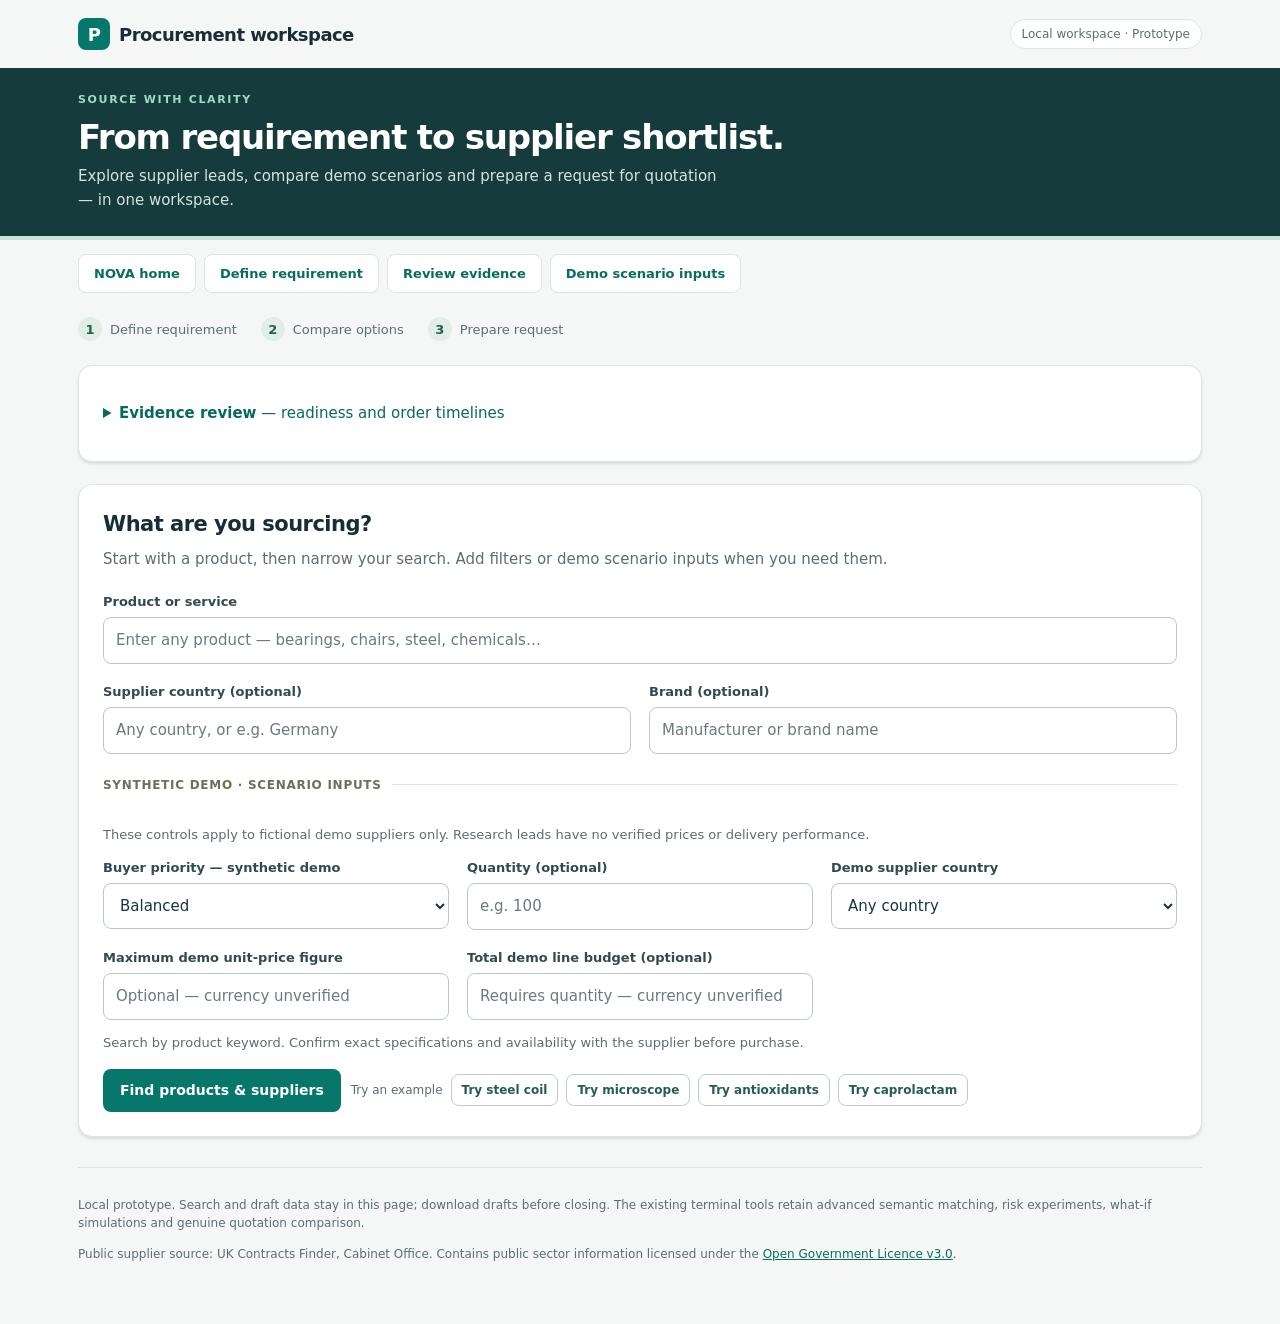
<file: index.html>
<!doctype html>
<html lang="en"><head><meta charset="utf-8"><meta name="viewport" content="width=device-width,initial-scale=1"><title>ProcureAI</title><meta http-equiv="refresh" content="0; url=ml/procurement_platform.html"></head><body><a href="ml/procurement_platform.html">Open ProcureAI</a></body></html>
</file>
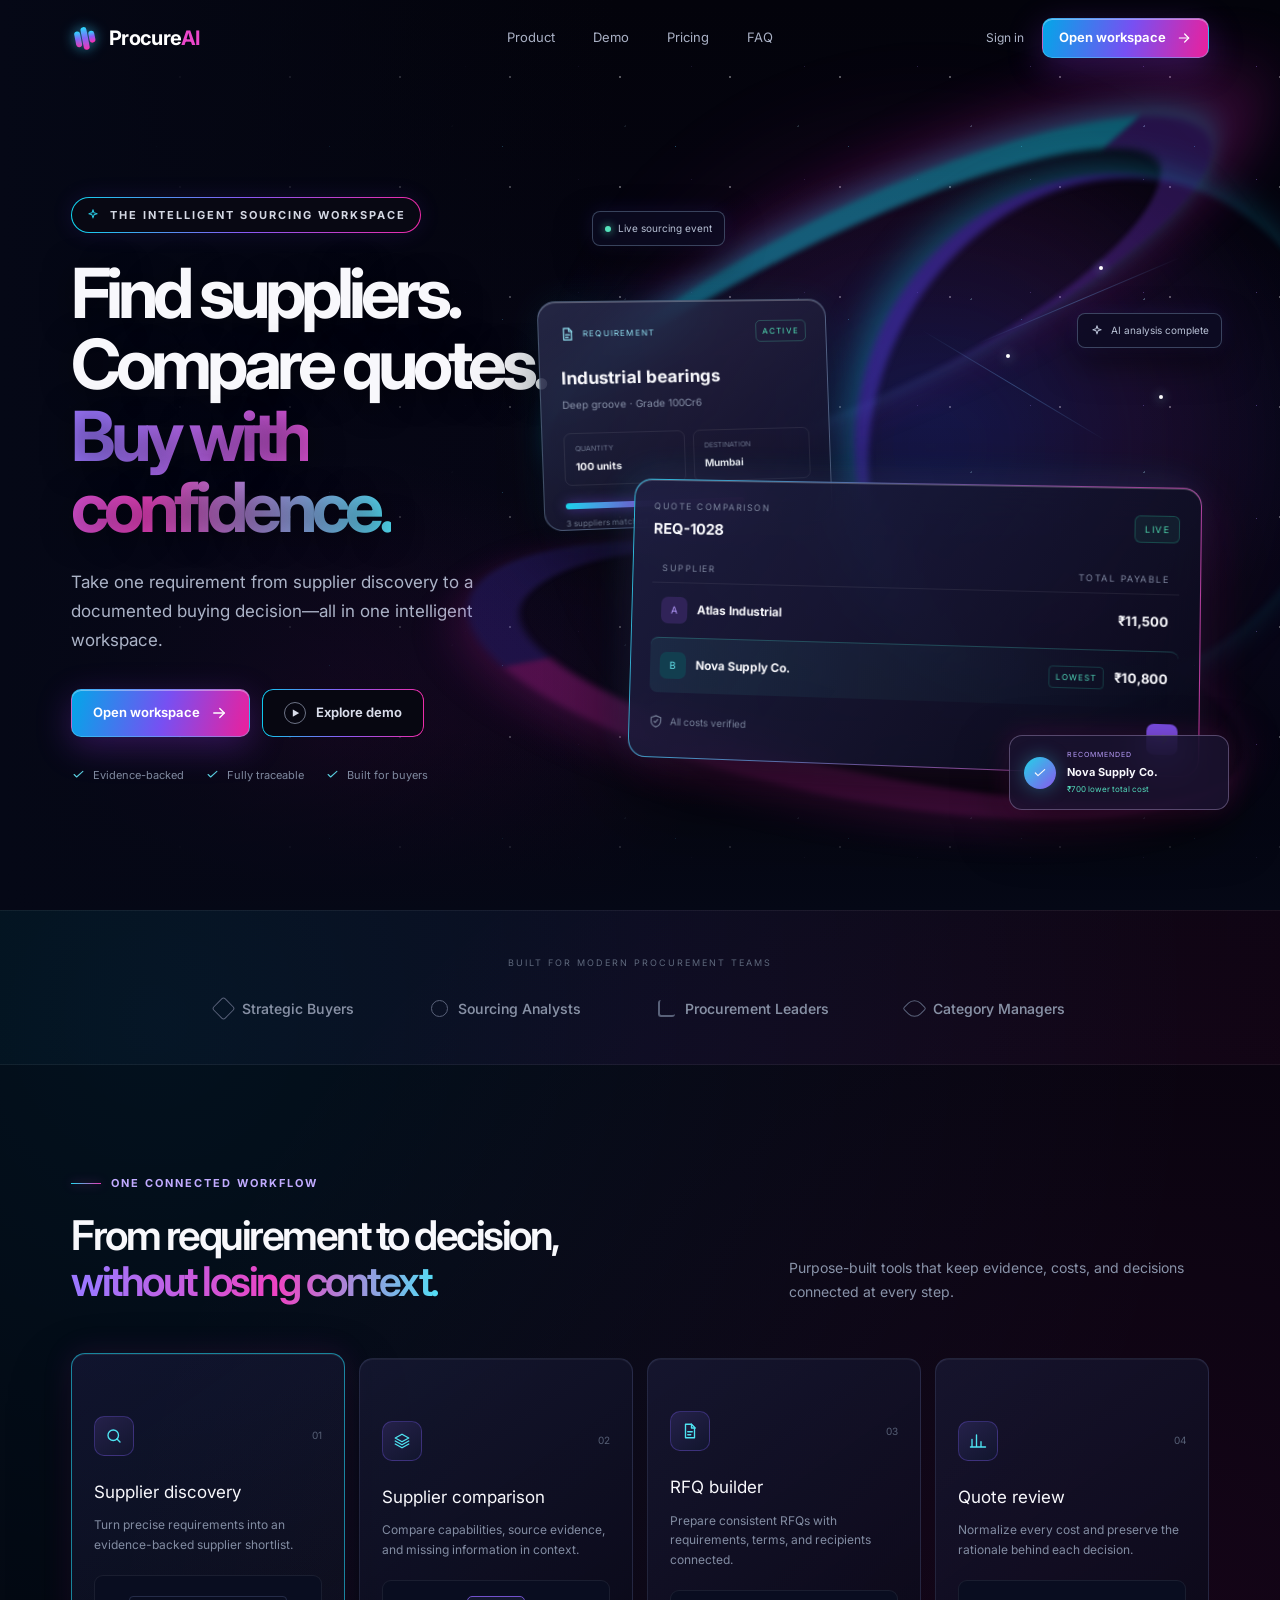
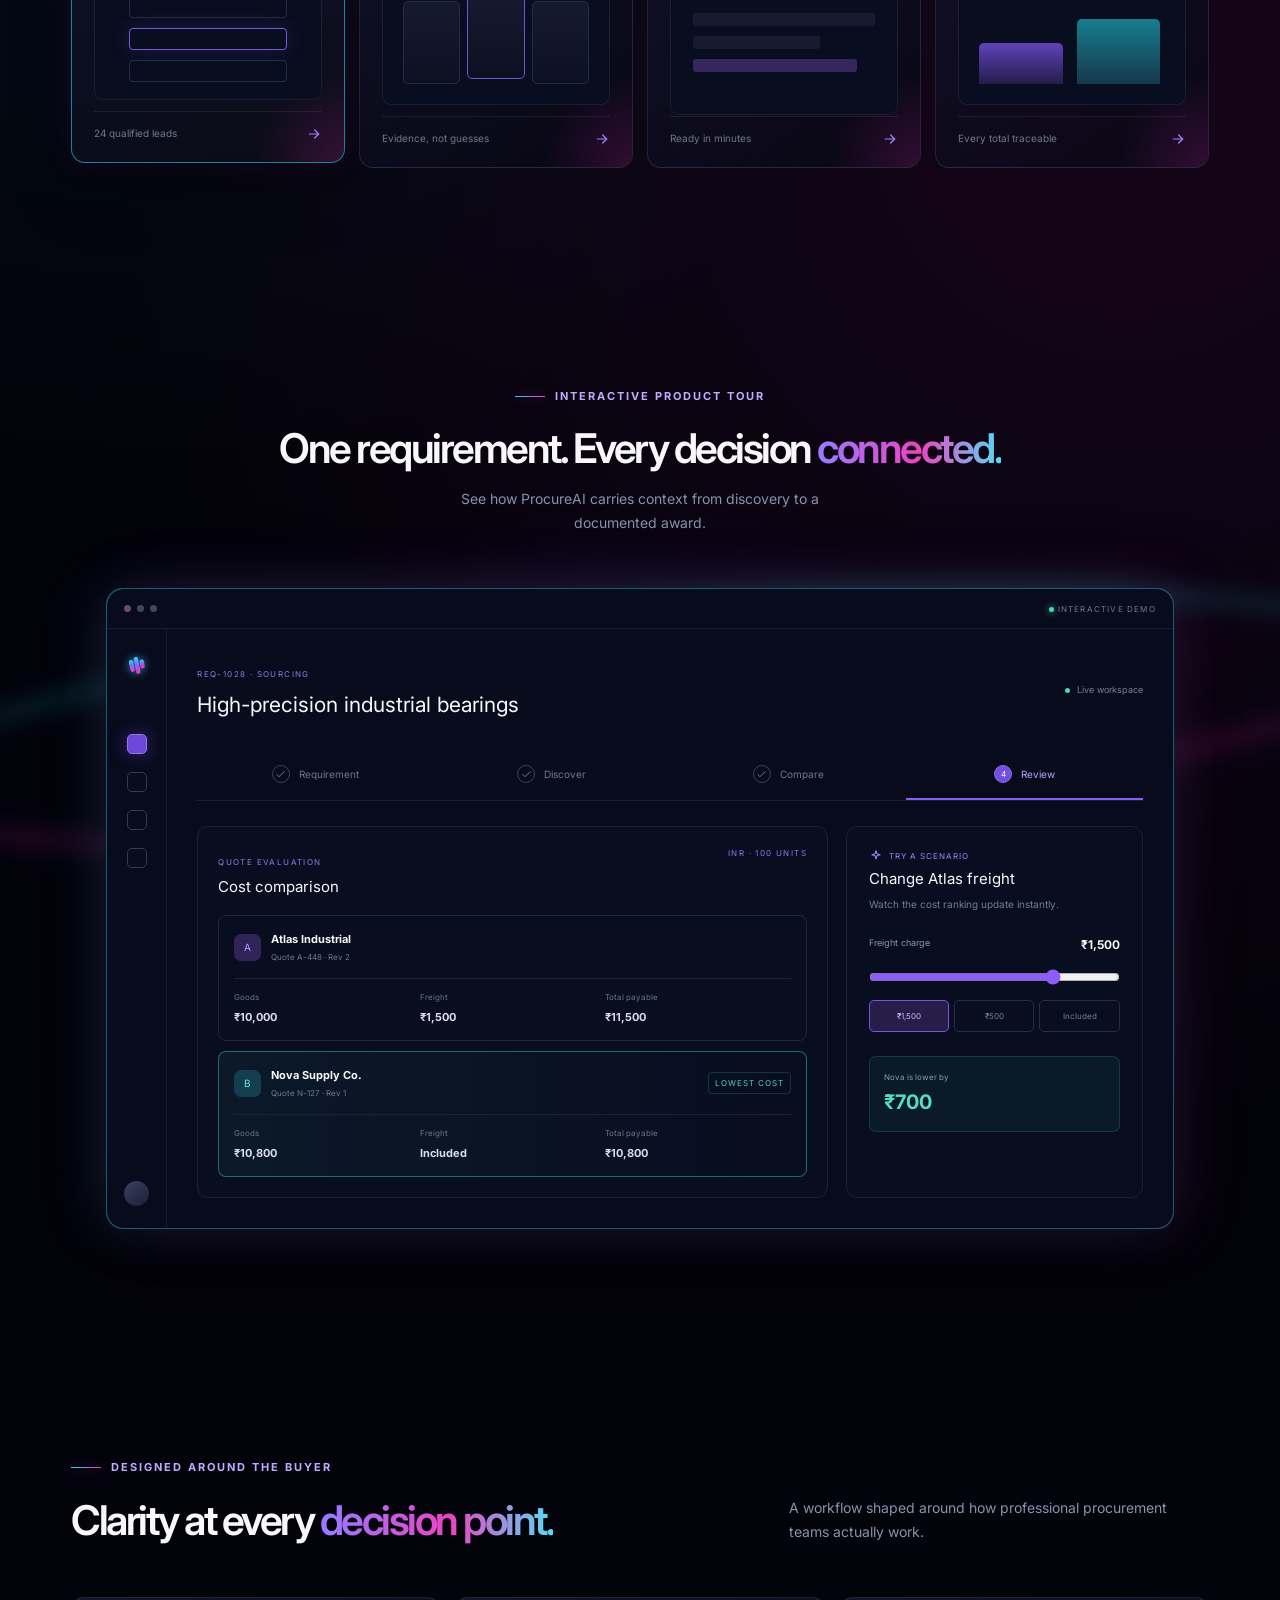
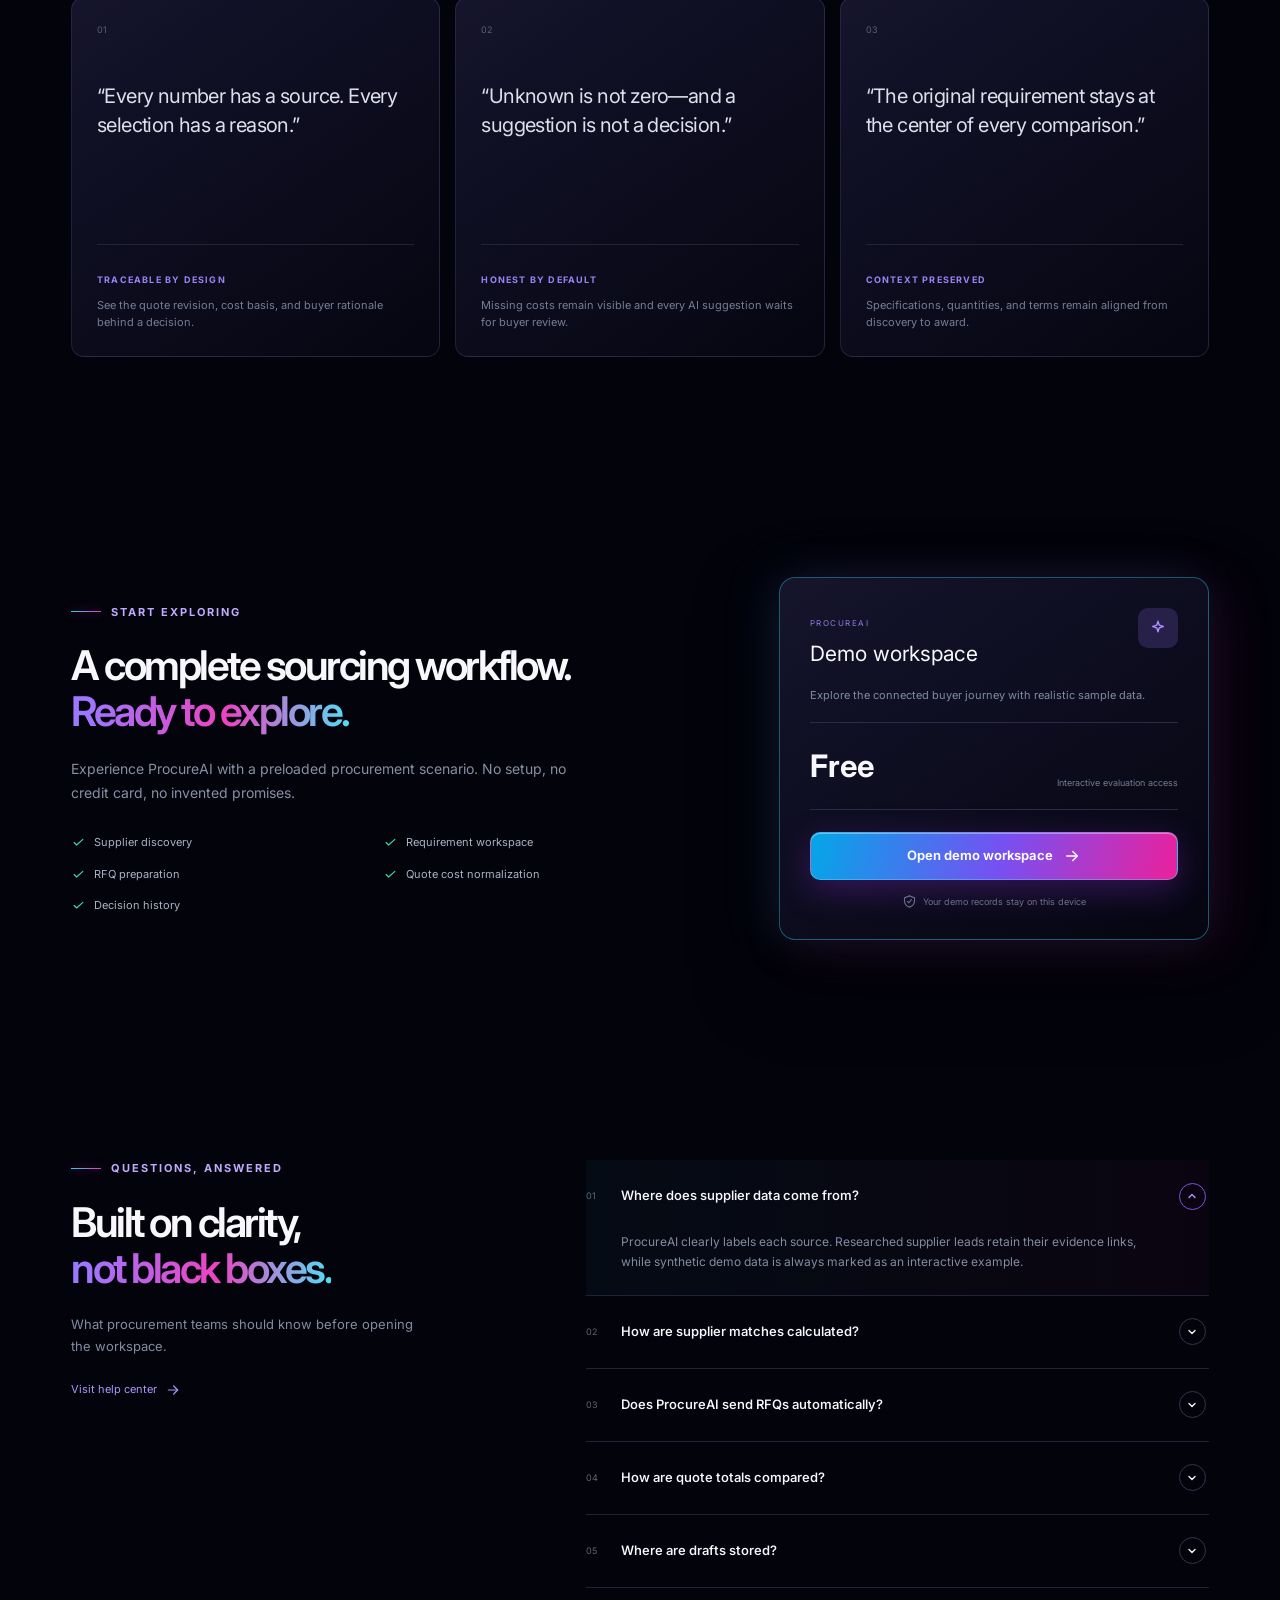
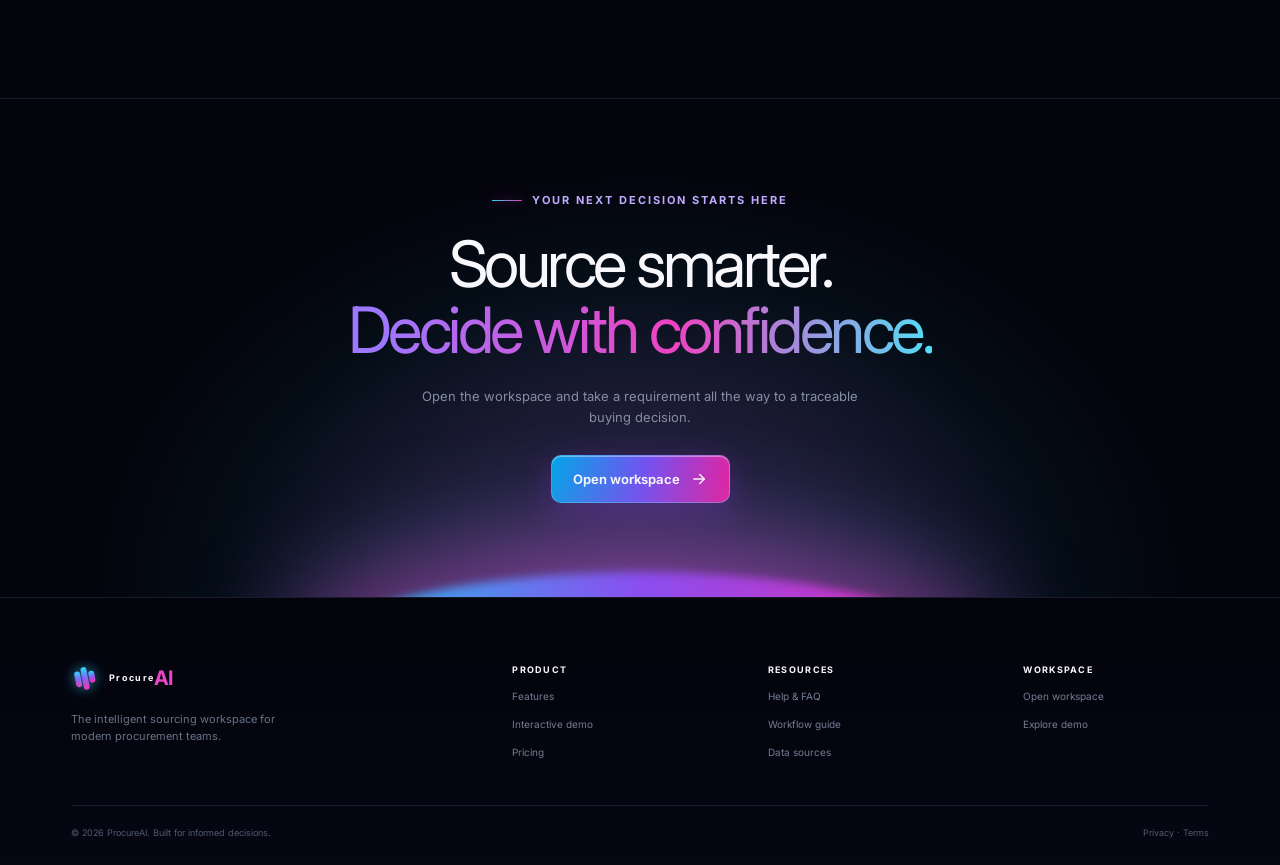
<file: static/index.html>
<!doctype html>
<html lang="en">
  <head>
    
    <meta charset="UTF-8" />
    <meta name="viewport" content="width=device-width, initial-scale=1.0" />
    <title>ProcureAI — AI-Powered Procurement Platform</title>
    
    <meta name="description" content="AI-powered procurement workspace for public-source and simulated supplier discovery, specification matching, RFQ management, quotation review, and evidence-backed buying decisions.">
    <meta name="robots" content="noindex, nofollow">
    <link rel="icon" href="./favicon.svg">
    <meta property="og:title" content="ProcureAI — AI-Powered Procurement Platform">
    <meta property="og:description" content="AI-powered procurement workspace for public-source and simulated supplier discovery, specification matching, RFQ management, quotation review, and evidence-backed buying decisions.">
    <script type="module" crossorigin src="./assets/index-bf9ckSYF.js"></script>
    <link rel="stylesheet" crossorigin href="./assets/index-9zRO5Id7.css">
  </head>
  <body>
    
    <div id="root"></div>
    
  </body>
</html>
</file>
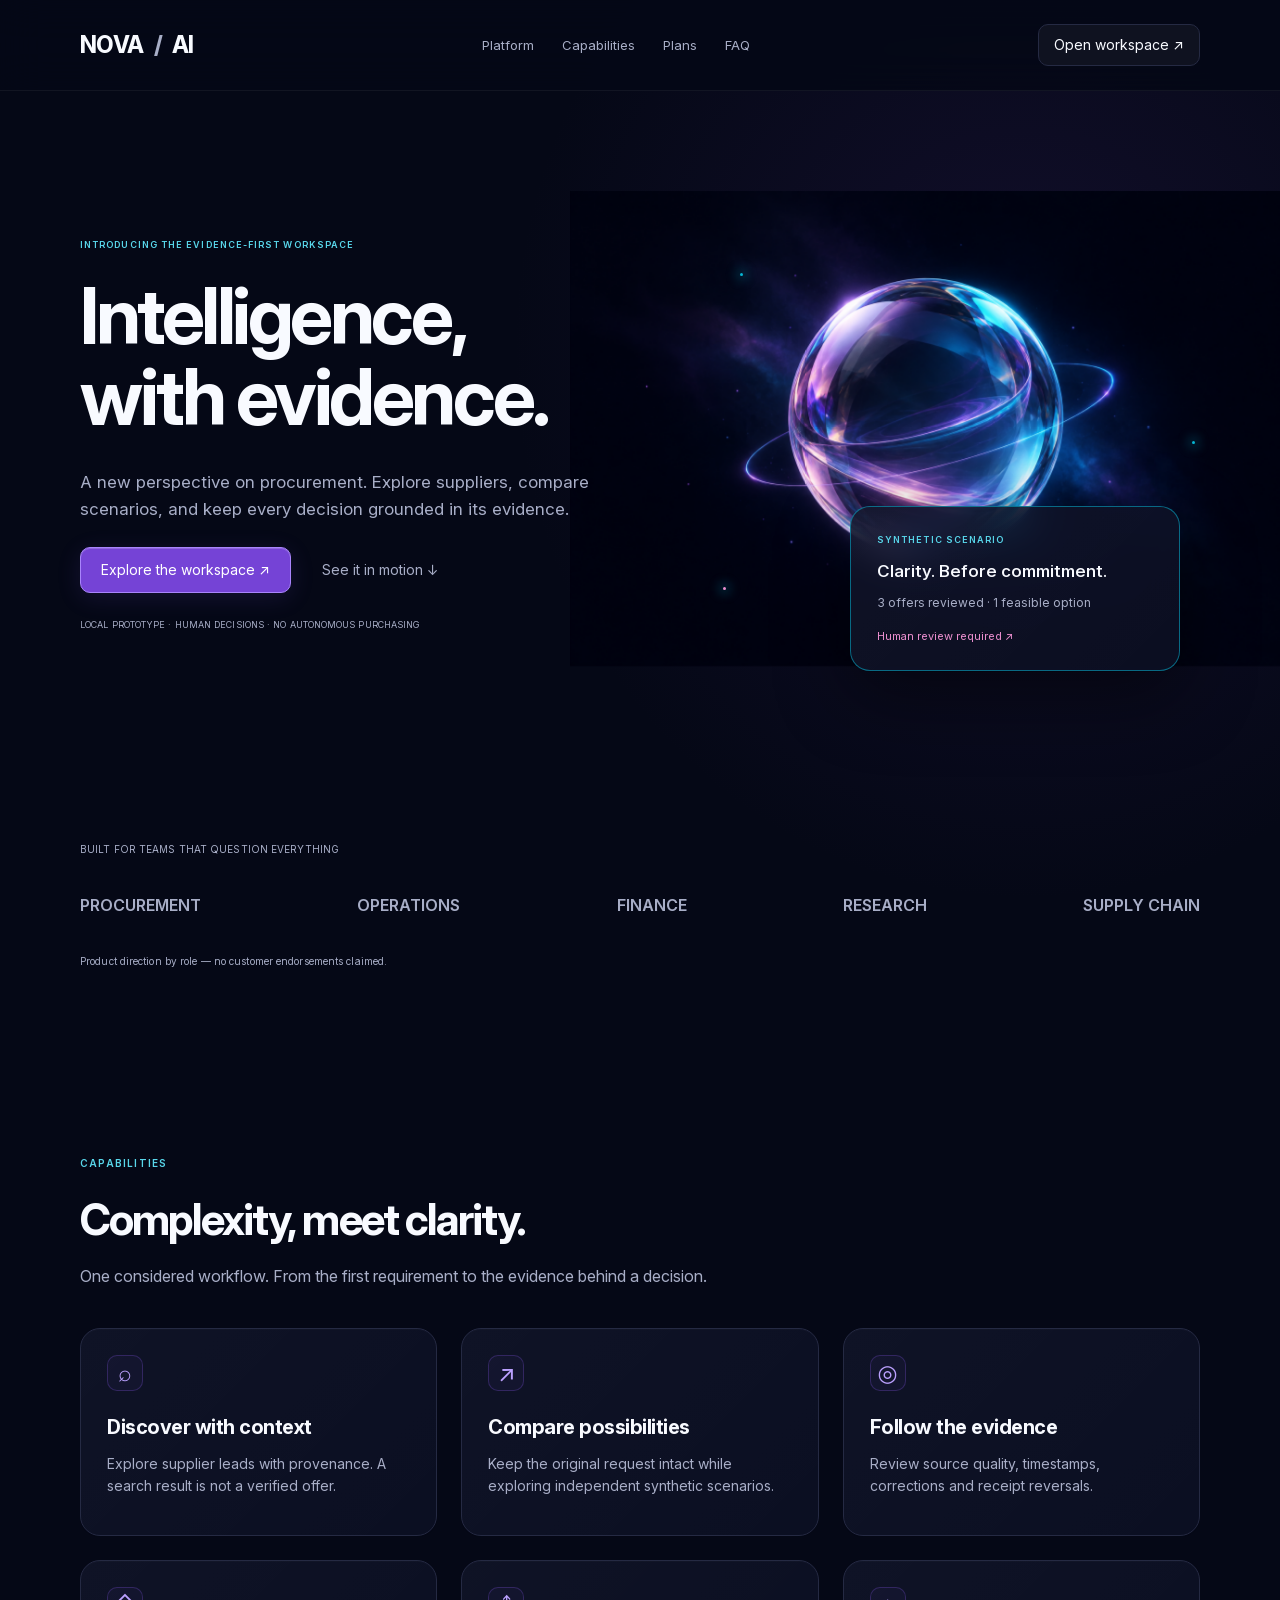
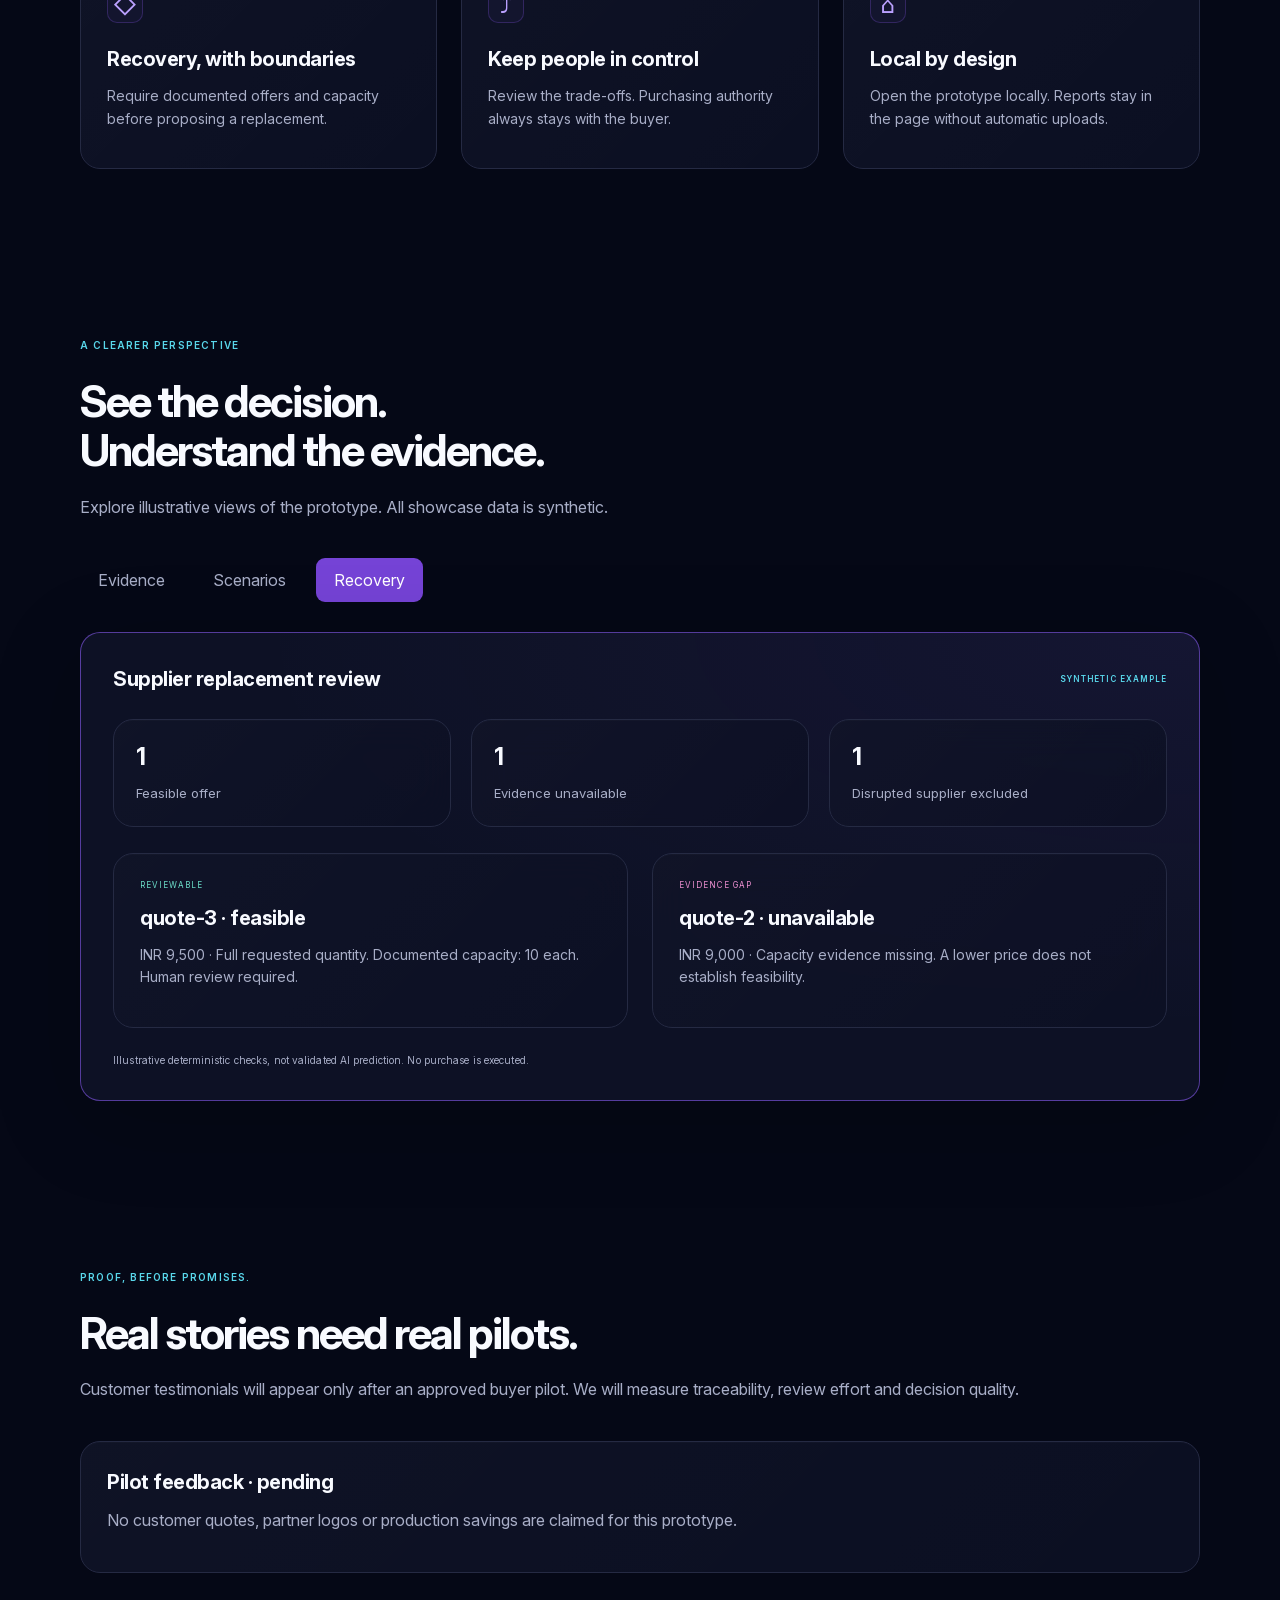
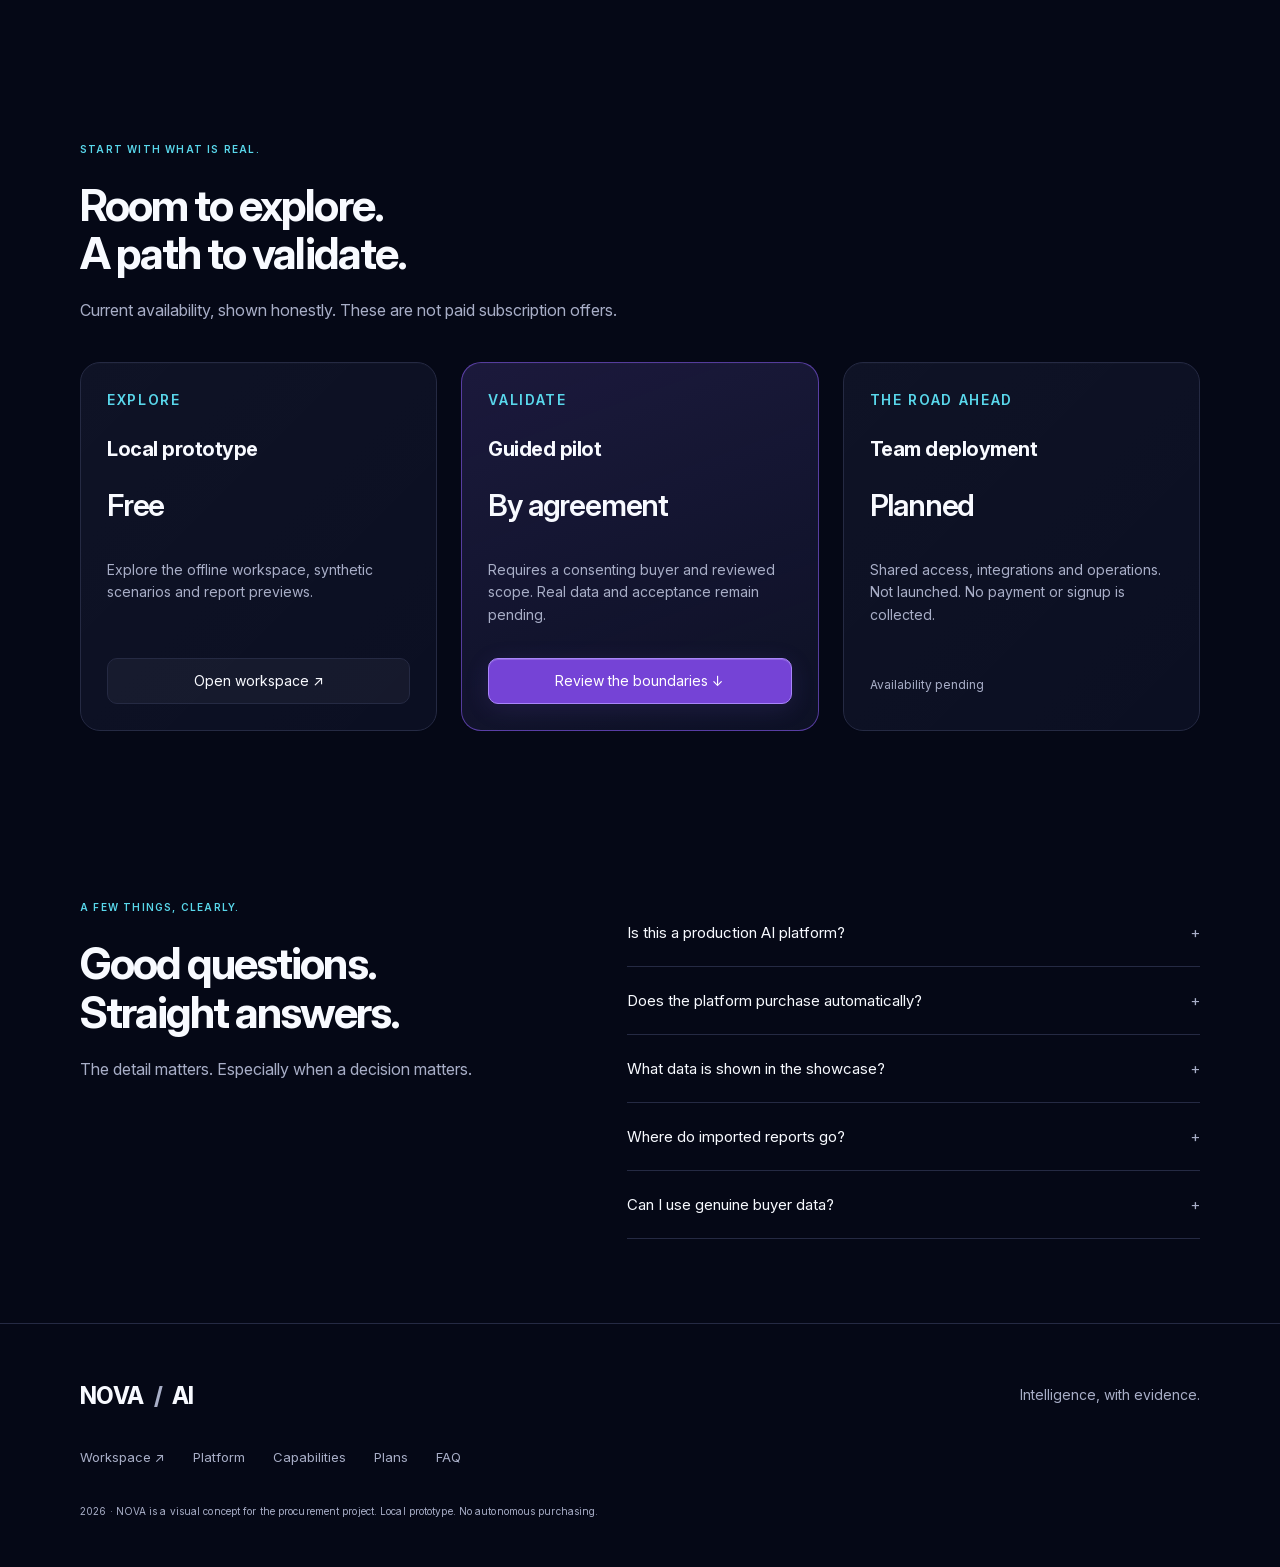
<file: ml/landing.html>
<!doctype html>
<html lang="en">
<head><meta charset="utf-8"><meta name="viewport" content="width=device-width,initial-scale=1"><meta name="description" content="An evidence-first procurement workspace. Explore suppliers, compare scenarios, and review the evidence behind decisions."><title>NOVA — Intelligence, with evidence</title><link rel="stylesheet" href="landing.css"><script src="landing.js" defer></script></head>
<body>
<a class="skip" href="#platform">Skip to content</a>
<header class="navigation"><a class="brand" href="#platform" aria-label="NOVA home">NOVA <span>/</span> AI</a><nav aria-label="Main navigation"><a href="#platform">Platform</a><a href="#capabilities">Capabilities</a><a href="#plans">Plans</a><a href="#faq">FAQ</a></nav><a class="button small" href="procurement_platform.html">Open workspace ↗</a></header>
<main>
<section class="hero section" id="platform"><div class="hero-copy"><p class="eyebrow">INTRODUCING THE EVIDENCE-FIRST WORKSPACE</p><h1>Intelligence,<br>with evidence.</h1><p class="lead">A new perspective on procurement. Explore suppliers, compare scenarios, and keep every decision grounded in its evidence.</p><div class="actions"><a class="button primary" href="procurement_platform.html">Explore the workspace ↗</a><a class="button subtle" href="#showcase">See it in motion ↓</a></div><p class="micro">LOCAL PROTOTYPE · HUMAN DECISIONS · NO AUTONOMOUS PURCHASING</p></div><div class="scene" aria-label="Glass sphere and illustrative scenario"><img class="sphere" src="assets/glass-sphere.png" width="1536" height="1024" alt="" fetchpriority="high"><div class="floating glass"><p class="eyebrow">SYNTHETIC SCENARIO</p><strong>Clarity. Before commitment.</strong><p>3 offers reviewed · 1 feasible option</p><span>Human review required ↗</span></div><i class="particle one" aria-hidden="true"></i><i class="particle two" aria-hidden="true"></i><i class="particle three" aria-hidden="true"></i></div></section>
<section class="roles section" aria-label="Who this is designed for"><p class="micro">BUILT FOR TEAMS THAT QUESTION EVERYTHING</p><div class="wordmarks"><span>PROCUREMENT</span><span>OPERATIONS</span><span>FINANCE</span><span>RESEARCH</span><span>SUPPLY CHAIN</span></div><p class="micro muted">Product direction by role — no customer endorsements claimed.</p></section>
<section class="section" id="capabilities"><p class="eyebrow">CAPABILITIES</p><h2>Complexity, meet clarity.</h2><p class="intro">One considered workflow. From the first requirement to the evidence behind a decision.</p><div class="cards features">
<article class="glass"><span class="icon" aria-hidden="true">⌕</span><h3>Discover with context</h3><p>Explore supplier leads with provenance. A search result is not a verified offer.</p></article>
<article class="glass"><span class="icon" aria-hidden="true">↗</span><h3>Compare possibilities</h3><p>Keep the original request intact while exploring independent synthetic scenarios.</p></article>
<article class="glass"><span class="icon" aria-hidden="true">◎</span><h3>Follow the evidence</h3><p>Review source quality, timestamps, corrections and receipt reversals.</p></article>
<article class="glass"><span class="icon" aria-hidden="true">◇</span><h3>Recovery, with boundaries</h3><p>Require documented offers and capacity before proposing a replacement.</p></article>
<article class="glass"><span class="icon" aria-hidden="true">⤴</span><h3>Keep people in control</h3><p>Review the trade-offs. Purchasing authority always stays with the buyer.</p></article>
<article class="glass"><span class="icon" aria-hidden="true">⌂</span><h3>Local by design</h3><p>Open the prototype locally. Reports stay in the page without automatic uploads.</p></article></div></section>
<section class="section" id="showcase"><p class="eyebrow">A CLEARER PERSPECTIVE</p><h2>See the decision.<br>Understand the evidence.</h2><p class="intro">Explore illustrative views of the prototype. All showcase data is synthetic.</p><div class="tabs" role="tablist" aria-label="Product examples"><button id="tab-evidence" role="tab" aria-selected="false" aria-controls="example" tabindex="-1" data-view="evidence">Evidence</button><button id="tab-scenarios" role="tab" aria-selected="false" aria-controls="example" tabindex="-1" data-view="scenarios">Scenarios</button><button id="tab-recovery" role="tab" aria-selected="true" aria-controls="example" data-view="recovery">Recovery</button></div>
<div class="dashboard glass" id="example" role="tabpanel" aria-labelledby="tab-recovery" tabindex="0"><div class="dashboard-head"><h3 id="example-title">Supplier replacement review</h3><span class="eyebrow">SYNTHETIC EXAMPLE</span></div><div class="metrics"><div class="glass"><strong id="metric-0">1</strong><p id="label-0">Feasible offer</p></div><div class="glass"><strong id="metric-1">1</strong><p id="label-1">Evidence unavailable</p></div><div class="glass"><strong id="metric-2">1</strong><p id="label-2">Disrupted supplier excluded</p></div></div><div class="offers"><article class="glass"><span class="status" id="status-0">REVIEWABLE</span><h3 id="offer-0">quote-3 · feasible</h3><p id="detail-0">INR 9,500 · Full requested quantity. Documented capacity: 10 each. Human review required.</p></article><article class="glass"><span class="status pending" id="status-1">EVIDENCE GAP</span><h3 id="offer-1">quote-2 · unavailable</h3><p id="detail-1">INR 9,000 · Capacity evidence missing. A lower price does not establish feasibility.</p></article></div><p class="micro muted">Illustrative deterministic checks, not validated AI prediction. No purchase is executed.</p></div><noscript><p>Enable JavaScript to switch examples. The recovery example remains visible above.</p></noscript></section>
<section class="section" id="pilots"><p class="eyebrow">PROOF, BEFORE PROMISES.</p><h2>Real stories need real pilots.</h2><p class="intro">Customer testimonials will appear only after an approved buyer pilot. We will measure traceability, review effort and decision quality.</p><article class="glass"><h3>Pilot feedback · pending</h3><p>No customer quotes, partner logos or production savings are claimed for this prototype.</p></article></section>
<section class="section" id="plans"><p class="eyebrow">START WITH WHAT IS REAL.</p><h2>Room to explore.<br>A path to validate.</h2><p class="intro">Current availability, shown honestly. These are not paid subscription offers.</p><div class="cards plans"><article class="glass"><p class="eyebrow">EXPLORE</p><h3>Local prototype</h3><div class="price">Free</div><p>Explore the offline workspace, synthetic scenarios and report previews.</p><a class="button" href="procurement_platform.html">Open workspace ↗</a></article><article class="glass featured"><p class="eyebrow">VALIDATE</p><h3>Guided pilot</h3><div class="price">By agreement</div><p>Requires a consenting buyer and reviewed scope. Real data and acceptance remain pending.</p><a class="button primary" href="#faq">Review the boundaries ↓</a></article><article class="glass"><p class="eyebrow">THE ROAD AHEAD</p><h3>Team deployment</h3><div class="price">Planned</div><p>Shared access, integrations and operations. Not launched. No payment or signup is collected.</p><span class="availability">Availability pending</span></article></div></section>
<section class="section faq" id="faq"><div><p class="eyebrow">A FEW THINGS, CLEARLY.</p><h2>Good questions.<br>Straight answers.</h2><p class="intro">The detail matters. Especially when a decision matters.</p></div><div class="questions"><details><summary>Is this a production AI platform?</summary><p>It is a local prototype. Real-world prediction reliability and buyer acceptance are still pending.</p></details><details><summary>Does the platform purchase automatically?</summary><p>No. It never sends an order, payment or supplier commitment.</p></details><details><summary>What data is shown in the showcase?</summary><p>Artificial examples demonstrate the workflow. They are not real supplier performance or live workspace results.</p></details><details><summary>Where do imported reports go?</summary><p>They stay in the current page. No automatic upload or persistence occurs.</p></details><details><summary>Can I use genuine buyer data?</summary><p>Only with valid permission, protected storage and reviewed mappings. Prototype checks do not establish consent.</p></details></div></section>
</main><footer class="section"><div class="footer-top"><a class="brand" href="#platform">NOVA <span>/</span> AI</a><p>Intelligence, with evidence.</p></div><nav aria-label="Footer"><a href="procurement_platform.html">Workspace ↗</a><a href="#platform">Platform</a><a href="#capabilities">Capabilities</a><a href="#plans">Plans</a><a href="#faq">FAQ</a></nav><p class="micro muted">2026 · NOVA is a visual concept for the procurement project. Local prototype. No autonomous purchasing.</p></footer>
</body></html>
</file>
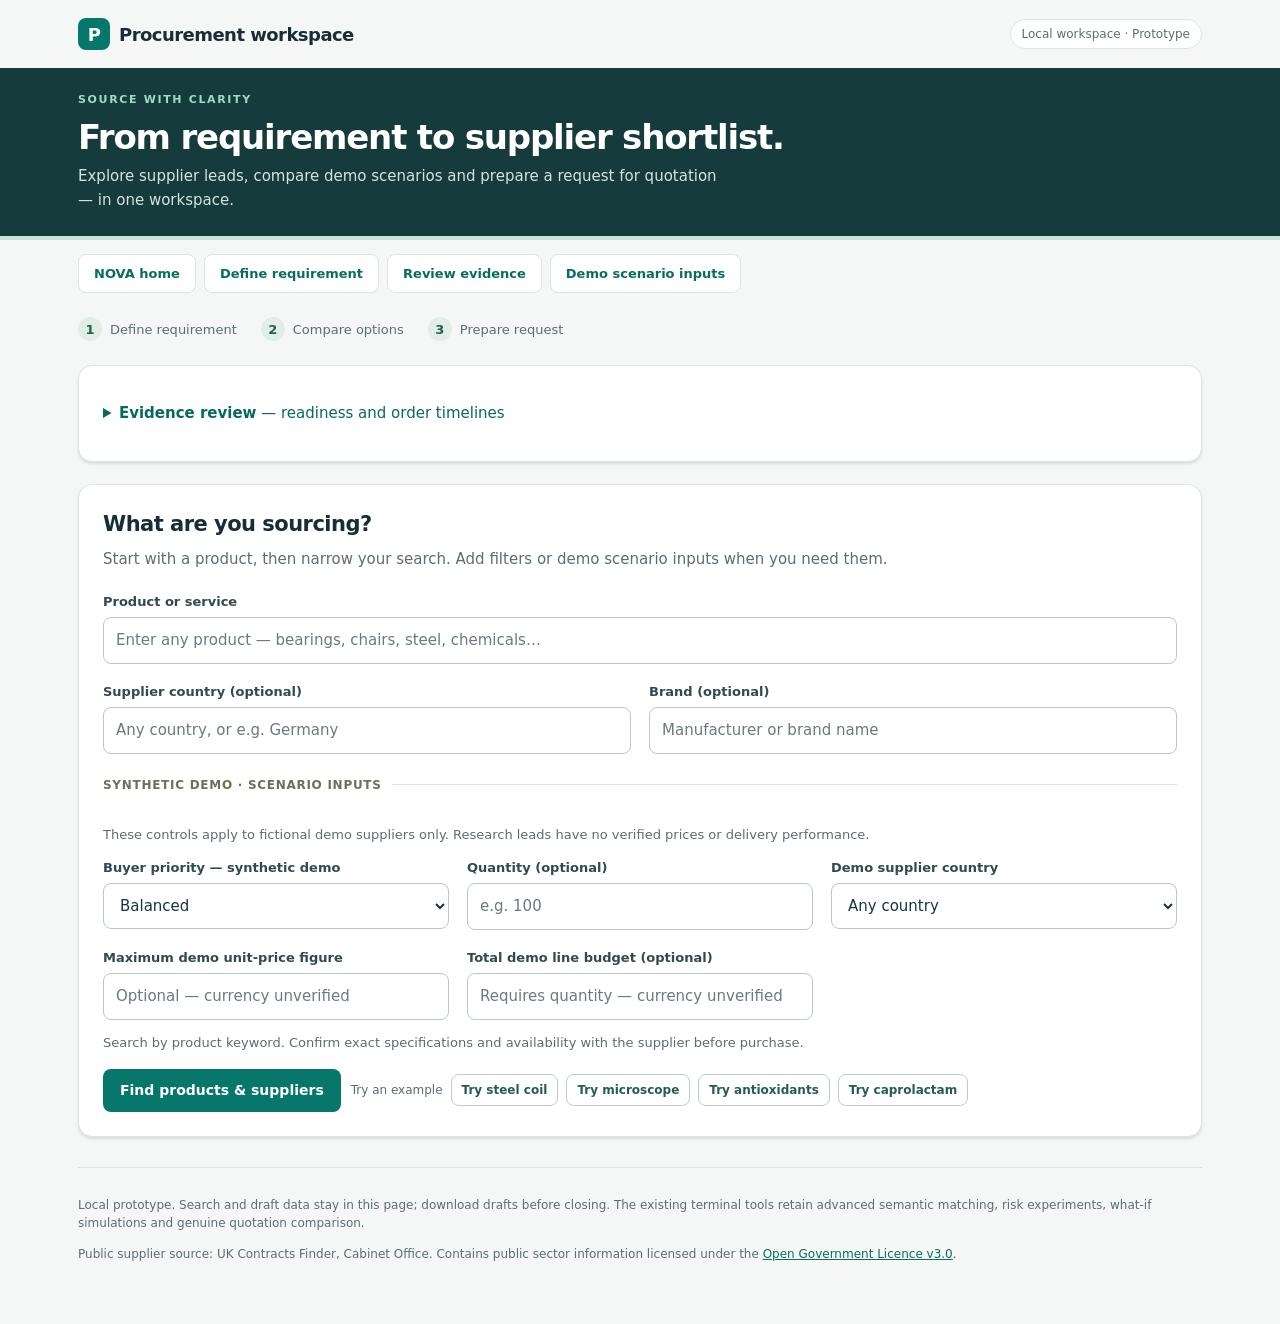
<file: ml/procurement_platform.html>
<!doctype html><html lang="en"><head><meta charset="utf-8"><meta name="viewport" content="width=device-width,initial-scale=1"><title>Procurement workspace</title>
<style>
*{box-sizing:border-box}body{margin:0;background:#f2f5f8;color:#193347;font:16px system-ui,sans-serif}header{background:#123447;color:white;padding:30px max(5vw,22px)}h1{font-size:clamp(28px,4vw,42px);margin:8px 0}h2{font-size:23px}h3{font-size:18px;margin:10px 0}p{line-height:1.55}.eyebrow{color:#86dac8;font-size:12px;letter-spacing:.15em;font-weight:700}main{max-width:1180px;margin:auto;padding:24px}.panel,article{background:white;border:1px solid #d7e1e8;border-radius:12px;padding:22px;margin-bottom:16px}.grid{display:grid;grid-template-columns:repeat(3,minmax(0,1fr));gap:16px}.wide{grid-column:1/-1}label{display:block;font-size:14px;font-weight:650;margin-bottom:6px}input,select,textarea,button{font:inherit;border-radius:7px;padding:11px;border:1px solid #abbcc8}input,select,textarea{width:100%;background:white;color:#193347}button{background:#086d68;color:white;border:0;cursor:pointer}button.secondary{background:#edf4f6;color:#155064;border:1px solid #b9ced6}.actions{display:flex;flex-wrap:wrap;gap:10px;margin-top:16px}.muted{color:#536a7b;font-size:14px}.badge{display:inline-block;font-size:12px;font-weight:700;padding:5px 8px;border-radius:5px;background:#e2f3ee;color:#22614d}.demo{background:#fff0d2;color:#70510e}.catalog{background:#e9e7fb;color:#514791}.note{padding:12px 16px;background:#eaf2f7;border-radius:8px}.result-grid{display:grid;grid-template-columns:repeat(2,minmax(0,1fr));gap:16px}.result-grid article{margin:0;overflow-wrap:anywhere}.metric{font-size:26px;font-weight:750}.empty{color:#536a7b;padding:12px 0}a{color:#006961;overflow-wrap:anywhere}details{margin:12px 0}summary{cursor:pointer;color:#07695f}pre{white-space:pre-wrap;overflow-wrap:anywhere;background:#f0f5f7;padding:16px;border-radius:8px;font:15px/1.6 system-ui}.tabs{display:flex;gap:10px;flex-wrap:wrap;margin:18px 0}.tabs button[aria-pressed=true]{background:#123447;color:white}.error{color:#a32929}section{scroll-margin-top:20px}[hidden]{display:none!important}button:focus-visible,input:focus-visible,select:focus-visible,textarea:focus-visible,a:focus-visible{outline:3px solid #dfac42;outline-offset:2px}@media(max-width:650px){main{padding:16px}.grid,.result-grid{grid-template-columns:1fr}.panel,article{padding:16px}header{padding:24px 18px}}
#leads,[data-tab="leads"],#coverage{display:none!important}

:root{--ink:#172e36;--teal:#08776b;--line:#dce5e4;--muted:#5a6e73}
body{background:#f5f7f6;color:var(--ink);font-size:15px;line-height:1.5}
.skip{position:absolute;left:20px;top:-70px;background:white;padding:12px;z-index:9}.skip:focus{top:12px}
.masthead{flex-wrap:wrap;max-width:1180px;margin:auto;padding:18px 28px;display:flex;align-items:center;justify-content:space-between;gap:16px}
.brand{font-weight:750;font-size:18px;letter-spacing:-.03em}.brand-mark{display:inline-grid;place-items:center;background:var(--teal);color:white;border-radius:8px;width:32px;height:32px;margin-right:9px}
.local-status{font-size:12px;color:var(--muted);border:1px solid var(--line);border-radius:20px;padding:5px 11px;background:white}
header{background:#153b3c;padding:32px max(calc((100vw - 1124px)/2),28px);border-bottom:4px solid #c6e5d7}
header p{max-width:640px;color:#d3e5e2;margin:8px 0 0}h1{font-size:clamp(28px,4vw,38px);letter-spacing:-.035em;line-height:1.2}h2{font-size:21px;letter-spacing:-.025em;margin:0 0 12px}h3{letter-spacing:-.02em}.eyebrow{color:#a3d9c7;font-size:11px}
main{padding:24px 28px 48px}.workflow{display:flex;gap:24px;padding:0;margin:0 0 24px;list-style:none;color:var(--muted);font-size:13px}.workflow li{display:flex;align-items:center;gap:8px}.workflow span{display:grid;place-items:center;width:24px;height:24px;border-radius:50%;background:#e1ede7;color:#275e50;font-weight:700}
.panel,article{border-color:var(--line);border-radius:14px;padding:24px;box-shadow:0 2px 3px #173a3021;margin-bottom:22px}.panel-intro{color:var(--muted);margin:-4px 0 20px}.grid{gap:18px}#search-form>.grid{grid-template-columns:repeat(2,minmax(0,1fr))}label{font-size:13px;color:#304b50}input,select,textarea{border-color:#b8c9c8;border-radius:8px;padding:11px 12px;min-height:46px}input::placeholder,textarea::placeholder{color:#697b7e}input:hover,select:hover,textarea:hover{border-color:#658d86}button{font-size:14px;font-weight:650;background:var(--teal);min-height:42px;padding:11px 17px;border-radius:8px}button:hover{filter:brightness(.94)}button:disabled{opacity:.45;cursor:not-allowed}button.secondary{background:white;border-color:#bdceca;color:#255c53}a{color:#086d61}
.demo-settings{margin:22px 0 0;border:0;border-top:1px solid var(--line);padding:18px 0 0}.demo-settings legend{font-size:12px;font-weight:750;letter-spacing:.06em;color:#69725a;padding:0 10px 0 0}.demo-settings .grid{grid-template-columns:repeat(3,minmax(0,1fr))}
.note{background:#edf4f1;border:1px solid #d9e8df;color:#355b50;font-size:13px;padding:12px 15px}.muted{color:var(--muted);font-size:13px}.actions{align-items:center}.examples{display:flex;flex-wrap:wrap;gap:8px;align-items:center}.examples button{min-height:32px;padding:6px 10px;font-size:12px}.examples>span{font-size:12px;color:var(--muted)}
#results>h2{margin-top:30px}#summary{color:var(--muted);margin-top:0}.tabs{border-bottom:1px solid var(--line);gap:4px;padding-bottom:10px}.tabs button{border:0;background:transparent;color:var(--muted)}.tabs button[aria-pressed=true]{background:#e0eee7;color:#175e4e}#demo>.note{background:#fff9eb;border-color:#eee0bb;color:#705a28}
.what-if{padding:18px 20px;border:1px solid #cbded6;border-radius:12px;background:#edf5f1;margin:20px 0}.what-if h3{margin:0}.what-if p{font-size:13px;color:#45615a;margin-bottom:0}.what-if .actions{margin-top:12px}.what-if a{font-size:13px;margin-left:auto}#weight-summary{font-variant-numeric:tabular-nums}
#comparison{overflow-x:auto;border-radius:10px;margin:16px 0 22px}#comparison:empty{display:none}#comparison>p{font-size:12px;padding:14px;background:#eff4f2;margin:0;border:1px solid var(--line)}table{border-collapse:collapse;background:white;font-size:13px;min-width:620px}th,td{text-align:left;padding:12px 14px;border-bottom:1px solid var(--line);font-variant-numeric:tabular-nums}th{background:#e6efeb;color:#35564b;font-size:12px}td:first-child{font-weight:650}tr:nth-child(even){background:#f8faf9}
.metric{font-size:25px;letter-spacing:-.035em;color:#176451;margin:12px 0}.badge{font-size:10px;letter-spacing:.07em;border-radius:4px}.result-grid{gap:18px}.result-grid article{box-shadow:none}.result-grid article>p{margin:10px 0}.result-grid article>p.muted{padding-top:10px;border-top:1px solid #edf1ee}.empty{padding:24px;border:1px dashed #bdceca;border-radius:10px;background:#f9fbfa;grid-column:1/-1}
#web-links a{border:1px solid #c7d8d2;padding:8px 12px;background:#f6faf7;border-radius:7px;text-decoration:none;font-size:13px}#web-discovery{margin-top:22px}footer{border-top:1px solid var(--line);margin-top:30px;padding-top:16px}footer p{font-size:12px}
@media(max-width:650px){.masthead{padding:14px 18px}.local-status{font-size:10px}header{padding:26px 18px}main{padding:20px 16px}.workflow{gap:12px;font-size:11px}.workflow li{gap:5px}.workflow span{width:20px;height:20px}.panel,article{padding:18px}#search-form>.grid,.demo-settings .grid{grid-template-columns:1fr}.what-if{padding:16px}.what-if .actions{align-items:stretch}.what-if button{width:100%}.what-if a{margin:4px 0}.metric{font-size:23px}.actions>.examples{width:100%}}
@media(prefers-reduced-motion:reduce){html{scroll-behavior:auto}*{scroll-behavior:auto!important}}
.result-grid.timeline{grid-template-columns:1fr}.timeline article{border-left:4px solid #c6e5d7}.timeline summary{font-weight:650}summary:focus-visible{outline:3px solid #dfac42;outline-offset:2px}
.workspace-nav{display:flex;flex-wrap:wrap;gap:8px;max-width:1180px;margin:auto;padding:14px 28px 0}.workspace-nav a{display:block;padding:9px 15px;border:1px solid var(--line);border-radius:8px;background:white;text-decoration:none;font-size:13px;font-weight:650}.workspace-nav a:hover{background:#e6efeb}.workspace-nav a:focus-visible{outline:3px solid #dfac42;outline-offset:2px}#scenario-settings{scroll-margin-top:20px}header{padding-top:24px;padding-bottom:24px}header h1{font-size:clamp(26px,3vw,34px)}@media(max-width:650px){.workspace-nav{padding:12px 16px 0}.workspace-nav a{padding:9px 11px}}
</style></head><body>
<a class="skip" href="#product">Skip to requirement</a><div class="masthead"><div class="brand"><span class="brand-mark" aria-hidden="true">P</span>Procurement workspace</div><span class="local-status">Local workspace · Prototype</span></div><header><div class="eyebrow">SOURCE WITH CLARITY</div><h1>From requirement to supplier shortlist.</h1><p>Explore supplier leads, compare demo scenarios and prepare a request for quotation — in one workspace.</p></header>
<nav class="workspace-nav" aria-label="Workspace sections"><a href="landing.html">NOVA home</a><a href="#product">Define requirement</a><a href="#readiness">Review evidence</a><a href="#scenario-settings">Demo scenario inputs</a></nav>
<main><ol class="workflow" aria-label="Procurement workflow"><li><span>1</span>Define requirement</li><li><span>2</span>Compare options</li><li><span>3</span>Prepare request</li></ol><section class="panel" id="readiness"><details><summary><strong>Evidence review</strong> — readiness and order timelines</summary>
<p>Preview readiness, source-column or order-timeline JSON reports. This reads an existing report; it does not rerun evidence validation.</p>
<p class="note">Local preview only. Report authenticity and freshness are unverified. Human review is required; training and purchasing remain unauthorized. Treat genuine reports as private.</p>
<label for="readiness-file">Evidence report (.json, up to 1 MB)</label><input id="readiness-file" type="file" accept=".json,application/json" aria-describedby="readiness-help">
<p class="muted" id="readiness-help">The selected file stays in this page. No upload, storage or supplier communication occurs. Generate readiness or order-timeline reports with the read-only commands using --format json.</p>
<div class="actions"><button type="button" class="secondary" id="clear-readiness">Clear report preview</button></div>
<p id="readiness-status" role="status" aria-live="polite">No report selected.</p><p id="readiness-error" class="error" role="alert"></p><div id="readiness-cards" class="result-grid"></div>
</details></section><section class="panel"><h2>What are you sourcing?</h2><p class="panel-intro">Start with a product, then narrow your search. Add filters or demo scenario inputs when you need them.</p><form id="search-form"><div class="grid">
<div class="wide"><label for="product">Product or service</label><input id="product" list="products" required maxlength="200" placeholder="Enter any product — bearings, chairs, steel, chemicals…"><datalist id="products"></datalist></div>
<div><label for="search-country">Supplier country (optional)</label><input id="search-country" maxlength="100" placeholder="Any country, or e.g. Germany"></div><div><label for="search-brand">Brand (optional)</label><input id="search-brand" maxlength="100" placeholder="Manufacturer or brand name"></div></div><fieldset class="demo-settings" id="scenario-settings"><legend>SYNTHETIC DEMO · SCENARIO INPUTS</legend><p class="muted">These controls apply to fictional demo suppliers only. Research leads have no verified prices or delivery performance.</p><div class="grid"><div><label for="priority">Buyer priority — synthetic demo</label><select id="priority"><option value="balanced">Balanced</option><option value="delivery">Delivery</option><option value="quality">Quality</option><option value="price">Price</option><option value="experience">Experience</option></select></div><div><label for="quantity">Quantity (optional)</label><input id="quantity" type="number" min="0.000001" step="any" placeholder="e.g. 100"></div>
<div><label for="country">Demo supplier country</label><select id="country"><option value="">Any country</option></select></div>
<div><label for="budget">Maximum demo unit-price figure</label><input id="budget" type="number" min="0.000001" step="any" placeholder="Optional — currency unverified"></div><div><label for="total-budget">Total demo line budget (optional)</label><input id="total-budget" type="number" min="0.000001" step="any" placeholder="Requires quantity — currency unverified"></div></div>
</fieldset><p class="muted">Search by product keyword. Confirm exact specifications and availability with the supplier before purchase.</p>
<div class="actions"><button type="submit">Find products &amp; suppliers</button><div class="examples"><span>Try an example</span><button type="button" class="secondary" data-example="Steel Coil (per ton)">Try steel coil</button><button type="button" class="secondary" data-example="microscope">Try microscope</button><button type="button" class="secondary" data-example="antioxidants">Try antioxidants</button><button type="button" class="secondary" data-example="caprolactam">Try caprolactam</button></div></div></form></section>
<section id="results" hidden><h2>Your sourcing results</h2><p id="summary" role="status" aria-live="polite"></p><div class="tabs"><button type="button" class="secondary" data-tab="leads" aria-pressed="true">Real supplier leads</button><button type="button" class="secondary" data-tab="demo" aria-pressed="false">Demo recommendations</button><button type="button" class="secondary" data-tab="catalog" aria-pressed="false">Public products</button></div>
<div id="leads"><p class="note">Historical public-award leads, not current quotations. A company on a multi-item award may not have supplied every product described. Search order is not a supplier-quality ranking.</p><p id="coverage" class="muted"></p><div id="lead-cards" class="result-grid"></div><button id="more" type="button" class="secondary" hidden>Show more leads</button></div>
<div id="demo" hidden><p class="note">Fictional suppliers, prices and performance. Choose your buyer priority above. Delivery uses historical on-time performance, not a delivery-date promise. This screen uses the original matcher's weighted score, not ML risk or semantic matching.</p><p id="weight-summary" class="muted"></p><div class="what-if"><h3>What-If comparison</h3><p>Save these results as your original. Change one input and search again, or restore the original before a new scenario. Total budget stays fixed when quantity changes.</p><div class="actions"><button type="button" id="save-baseline">Save as original</button><button type="button" class="secondary" id="restore-baseline" disabled>Restore original inputs</button><a href="#search-form">Edit scenario inputs ↑</a></div></div><div id="comparison" tabindex="0" role="region" aria-label="Original and What-If supplier comparison"></div><div id="demo-cards" class="result-grid"></div></div>
<div id="catalog" hidden><p class="note">40 CATMAT catalog entries, not supplier offers. Original descriptions are Portuguese; five English drafts need independent review. Dataset-specific reuse terms remain unverified.</p><div id="catalog-cards" class="result-grid"></div></div>
<div class="actions"><button id="start-rfq" type="button">Prepare a quotation request</button></div></section>
<section id="web-discovery" class="panel" hidden><h2>Find more suppliers worldwide</h2><p>Search beyond our saved records. Each link opens a new search in your browser for the product, country and brand you entered.</p><div id="web-links" class="actions"></div><p class="muted">External results are not yet checked. A search hit does not confirm stock, brand authorization, price or delivery. Your search terms are shared with the search website when you open a link.</p></section><section id="researched" class="panel" hidden><h2>Researched supplier leads</h2><p class="note">Product keyword matches, not supplier-quality rankings. Prices, MOQ, delivery commitments and delivery risk are unavailable. No quotation received.</p><p id="researched-summary" role="status"></p><div id="researched-cards" class="result-grid"></div></section>
<section id="request" class="panel" hidden><h2>Prepare your quotation request</h2><p id="reference" class="muted"></p><form id="rfq-form"><div class="grid">
<div class="wide"><label for="rfq-product">Requested product</label><input id="rfq-product" required></div>
<div class="wide"><label for="specs">Exact specifications — review and edit</label><textarea id="specs" rows="3" required placeholder="Material, dimensions, grade and other required details"></textarea></div>
<div><label for="rfq-quantity">Required quantity</label><input id="rfq-quantity" type="number" min="0.000001" step="any" required></div><div><label for="unit">Purchasing unit</label><input id="unit" required placeholder="each, kg, or defined pack"></div><div><label for="currency">Quotation currency</label><input id="currency" required pattern="[A-Z]{3}" maxlength="3" placeholder="INR, USD, EUR"></div>
<div><label for="brand">Required brand (optional)</label><input id="brand"></div><div><label for="model">Model / part number (optional)</label><input id="model"></div><div><label for="policy">Substitutions</label><select id="policy"><option value="exact">Exact requirements only</option><option value="alternatives">Alternatives need buyer review</option></select></div>
<div class="wide"><label for="destination">Delivery country, city and postal code</label><input id="destination" required></div><div><label for="date">Required delivery date</label><input id="date" type="date" required></div><div><label for="zone">Destination timezone</label><input id="zone" required placeholder="Asia/Kolkata"></div></div>
<p><label><input id="confirm" type="checkbox" required style="width:auto"> I have reviewed the specifications, quantity and purchasing unit.</label></p><p id="rfq-error" class="error" role="alert"></p><button type="submit">Review request draft</button></form>
<div id="preview" hidden><h3>Your request draft</h3><pre id="draft"></pre><button id="download" type="button">Download request (.txt)</button><p class="muted">Nothing is sent to suppliers. A request is not a quotation or purchase order. Edits require another review before downloading.</p></div></section>
<footer class="muted"><p>Local prototype. Search and draft data stay in this page; download drafts before closing. The existing terminal tools retain advanced semantic matching, risk experiments, what-if simulations and genuine quotation comparison.</p><p>Public supplier source: UK Contracts Finder, Cabinet Office. Contains public sector information licensed under the <a href="https://www.nationalarchives.gov.uk/doc/open-government-licence/version/3/" target="_blank" rel="noopener noreferrer">Open Government Licence v3.0</a>.</p></footer></main>
<script id="data" type="application/json">{"demo": [{"supplier_id": "SUP-001", "supplier_name": "Jade Harbor Materials", "supplier_country": "China", "category": "Raw Materials", "item": "Aluminium Sheet (per ton)", "historical_orders": "20", "avg_unit_price": "2606.92", "min_unit_price": "2162.45", "max_unit_price": "3006.42", "avg_quantity": "7.9", "max_historical_quantity": "13", "avg_order_value": "20606.34", "late_delivery_rate": "15.0", "avg_delivery_delay": "0.3", "rejection_rate": "0.0", "on_time_rate": "85.0"}, {"supplier_id": "SUP-001", "supplier_name": "Jade Harbor Materials", "supplier_country": "China", "category": "Raw Materials", "item": "Copper Wire Rod (per ton)", "historical_orders": "17", "avg_unit_price": "9722.89", "min_unit_price": "8017.59", "max_unit_price": "11195.29", "avg_quantity": "2.88", "max_historical_quantity": "5", "avg_order_value": "28325.07", "late_delivery_rate": "11.76", "avg_delivery_delay": "0.12", "rejection_rate": "0.0", "on_time_rate": "88.24"}, {"supplier_id": "SUP-001", "supplier_name": "Jade Harbor Materials", "supplier_country": "China", "category": "Raw Materials", "item": "Polypropylene Resin (per ton)", "historical_orders": "21", "avg_unit_price": "1274.95", "min_unit_price": "1089.15", "max_unit_price": "1447.44", "avg_quantity": "16.57", "max_historical_quantity": "26", "avg_order_value": "21303.21", "late_delivery_rate": "0.0", "avg_delivery_delay": "0.0", "rejection_rate": "0.0", "on_time_rate": "100.0"}, {"supplier_id": "SUP-001", "supplier_name": "Jade Harbor Materials", "supplier_country": "China", "category": "Raw Materials", "item": "Rubber Compound (per ton)", "historical_orders": "23", "avg_unit_price": "1761.5", "min_unit_price": "1543.87", "max_unit_price": "2064.93", "avg_quantity": "8.96", "max_historical_quantity": "15", "avg_order_value": "15606.62", "late_delivery_rate": "8.7", "avg_delivery_delay": "0.22", "rejection_rate": "4.35", "on_time_rate": "91.3"}, {"supplier_id": "SUP-001", "supplier_name": "Jade Harbor Materials", "supplier_country": "China", "category": "Raw Materials", "item": "Steel Coil (per ton)", "historical_orders": "26", "avg_unit_price": "850.89", "min_unit_price": "735.51", "max_unit_price": "1035.11", "avg_quantity": "21.73", "max_historical_quantity": "40", "avg_order_value": "18499.21", "late_delivery_rate": "0.0", "avg_delivery_delay": "0.0", "rejection_rate": "0.0", "on_time_rate": "100.0"}, {"supplier_id": "SUP-002", "supplier_name": "Taegu Alloys", "supplier_country": "South Korea", "category": "Raw Materials", "item": "Aluminium Sheet (per ton)", "historical_orders": "807", "avg_unit_price": "2574.26", "min_unit_price": "2059.53", "max_unit_price": "3193.77", "avg_quantity": "7.47", "max_historical_quantity": "16", "avg_order_value": "19258.1", "late_delivery_rate": "10.16", "avg_delivery_delay": "0.25", "rejection_rate": "1.61", "on_time_rate": "89.84"}, {"supplier_id": "SUP-002", "supplier_name": "Taegu Alloys", "supplier_country": "South Korea", "category": "Raw Materials", "item": "Copper Wire Rod (per ton)", "historical_orders": "861", "avg_unit_price": "9741.91", "min_unit_price": "7461.78", "max_unit_price": "12234.45", "avg_quantity": "2.56", "max_historical_quantity": "6", "avg_order_value": "24960.55", "late_delivery_rate": "12.54", "avg_delivery_delay": "0.29", "rejection_rate": "1.39", "on_time_rate": "87.46"}, {"supplier_id": "SUP-002", "supplier_name": "Taegu Alloys", "supplier_country": "South Korea", "category": "Raw Materials", "item": "Polypropylene Resin (per ton)", "historical_orders": "854", "avg_unit_price": "1256.99", "min_unit_price": "970.42", "max_unit_price": "1580.29", "avg_quantity": "14.61", "max_historical_quantity": "32", "avg_order_value": "18376.15", "late_delivery_rate": "12.3", "avg_delivery_delay": "0.29", "rejection_rate": "1.64", "on_time_rate": "87.7"}, {"supplier_id": "SUP-002", "supplier_name": "Taegu Alloys", "supplier_country": "South Korea", "category": "Raw Materials", "item": "Rubber Compound (per ton)", "historical_orders": "821", "avg_unit_price": "1776.26", "min_unit_price": "1378.11", "max_unit_price": "2188.41", "avg_quantity": "9.49", "max_historical_quantity": "21", "avg_order_value": "16881.64", "late_delivery_rate": "10.35", "avg_delivery_delay": "0.26", "rejection_rate": "1.1", "on_time_rate": "89.65"}, {"supplier_id": "SUP-002", "supplier_name": "Taegu Alloys", "supplier_country": "South Korea", "category": "Raw Materials", "item": "Steel Coil (per ton)", "historical_orders": "829", "avg_unit_price": "853.62", "min_unit_price": "671.8", "max_unit_price": "1061.88", "avg_quantity": "24.47", "max_historical_quantity": "60", "avg_order_value": "20901.09", "late_delivery_rate": "8.81", "avg_delivery_delay": "0.2", "rejection_rate": "1.57", "on_time_rate": "91.19"}, {"supplier_id": "SUP-003", "supplier_name": "Jade Harbor Alloys", "supplier_country": "China", "category": "Raw Materials", "item": "Aluminium Sheet (per ton)", "historical_orders": "96", "avg_unit_price": "2900.81", "min_unit_price": "2396.75", "max_unit_price": "3547.42", "avg_quantity": "7.54", "max_historical_quantity": "18", "avg_order_value": "21847.84", "late_delivery_rate": "14.58", "avg_delivery_delay": "0.42", "rejection_rate": "1.04", "on_time_rate": "85.42"}, {"supplier_id": "SUP-003", "supplier_name": "Jade Harbor Alloys", "supplier_country": "China", "category": "Raw Materials", "item": "Copper Wire Rod (per ton)", "historical_orders": "93", "avg_unit_price": "10892.44", "min_unit_price": "9029.71", "max_unit_price": "12803.01", "avg_quantity": "2.49", "max_historical_quantity": "5", "avg_order_value": "27265.86", "late_delivery_rate": "11.83", "avg_delivery_delay": "0.38", "rejection_rate": "3.23", "on_time_rate": "88.17"}, {"supplier_id": "SUP-003", "supplier_name": "Jade Harbor Alloys", "supplier_country": "China", "category": "Raw Materials", "item": "Polypropylene Resin (per ton)", "historical_orders": "97", "avg_unit_price": "1429.61", "min_unit_price": "1124.09", "max_unit_price": "1700.1", "avg_quantity": "15.85", "max_historical_quantity": "28", "avg_order_value": "22601.1", "late_delivery_rate": "12.37", "avg_delivery_delay": "0.31", "rejection_rate": "2.06", "on_time_rate": "87.63"}, {"supplier_id": "SUP-003", "supplier_name": "Jade Harbor Alloys", "supplier_country": "China", "category": "Raw Materials", "item": "Rubber Compound (per ton)", "historical_orders": "85", "avg_unit_price": "1975.14", "min_unit_price": "1612.13", "max_unit_price": "2389.39", "avg_quantity": "9.71", "max_historical_quantity": "19", "avg_order_value": "19276.19", "late_delivery_rate": "15.29", "avg_delivery_delay": "0.45", "rejection_rate": "1.18", "on_time_rate": "84.71"}, {"supplier_id": "SUP-003", "supplier_name": "Jade Harbor Alloys", "supplier_country": "China", "category": "Raw Materials", "item": "Steel Coil (per ton)", "historical_orders": "85", "avg_unit_price": "959.7", "min_unit_price": "778.2", "max_unit_price": "1118.93", "avg_quantity": "23.58", "max_historical_quantity": "48", "avg_order_value": "22647.79", "late_delivery_rate": "11.76", "avg_delivery_delay": "0.31", "rejection_rate": "1.18", "on_time_rate": "88.24"}, {"supplier_id": "SUP-004", "supplier_name": "Azteca Alloys", "supplier_country": "Mexico", "category": "Raw Materials", "item": "Aluminium Sheet (per ton)", "historical_orders": "13", "avg_unit_price": "2728.07", "min_unit_price": "2391.43", "max_unit_price": "3184.51", "avg_quantity": "8.08", "max_historical_quantity": "13", "avg_order_value": "21897.83", "late_delivery_rate": "0.0", "avg_delivery_delay": "0.0", "rejection_rate": "0.0", "on_time_rate": "100.0"}, {"supplier_id": "SUP-004", "supplier_name": "Azteca Alloys", "supplier_country": "Mexico", "category": "Raw Materials", "item": "Copper Wire Rod (per ton)", "historical_orders": "11", "avg_unit_price": "11122.89", "min_unit_price": "9657.67", "max_unit_price": "12077.01", "avg_quantity": "2.18", "max_historical_quantity": "6", "avg_order_value": "24411.34", "late_delivery_rate": "18.18", "avg_delivery_delay": "0.45", "rejection_rate": "0.0", "on_time_rate": "81.82"}, {"supplier_id": "SUP-004", "supplier_name": "Azteca Alloys", "supplier_country": "Mexico", "category": "Raw Materials", "item": "Polypropylene Resin (per ton)", "historical_orders": "15", "avg_unit_price": "1322.81", "min_unit_price": "1185.08", "max_unit_price": "1686.59", "avg_quantity": "15.13", "max_historical_quantity": "26", "avg_order_value": "19949.47", "late_delivery_rate": "6.67", "avg_delivery_delay": "0.4", "rejection_rate": "0.0", "on_time_rate": "93.33"}, {"supplier_id": "SUP-004", "supplier_name": "Azteca Alloys", "supplier_country": "Mexico", "category": "Raw Materials", "item": "Rubber Compound (per ton)", "historical_orders": "14", "avg_unit_price": "1915.43", "min_unit_price": "1656.19", "max_unit_price": "2156.71", "avg_quantity": "9.79", "max_historical_quantity": "16", "avg_order_value": "18816.36", "late_delivery_rate": "14.29", "avg_delivery_delay": "0.14", "rejection_rate": "0.0", "on_time_rate": "85.71"}, {"supplier_id": "SUP-004", "supplier_name": "Azteca Alloys", "supplier_country": "Mexico", "category": "Raw Materials", "item": "Steel Coil (per ton)", "historical_orders": "14", "avg_unit_price": "937.24", "min_unit_price": "837.21", "max_unit_price": "1107.45", "avg_quantity": "23.64", "max_historical_quantity": "34", "avg_order_value": "22161.26", "late_delivery_rate": "7.14", "avg_delivery_delay": "0.07", "rejection_rate": "0.0", "on_time_rate": "92.86"}, {"supplier_id": "SUP-005", "supplier_name": "Pioneer Resources", "supplier_country": "USA", "category": "Raw Materials", "item": "Aluminium Sheet (per ton)", "historical_orders": "28", "avg_unit_price": "2951.39", "min_unit_price": "2475.3", "max_unit_price": "3376.33", "avg_quantity": "8.04", "max_historical_quantity": "14", "avg_order_value": "23708.16", "late_delivery_rate": "10.71", "avg_delivery_delay": "0.43", "rejection_rate": "0.0", "on_time_rate": "89.29"}, {"supplier_id": "SUP-005", "supplier_name": "Pioneer Resources", "supplier_country": "USA", "category": "Raw Materials", "item": "Copper Wire Rod (per ton)", "historical_orders": "26", "avg_unit_price": "10778.83", "min_unit_price": "9235.36", "max_unit_price": "12620.01", "avg_quantity": "2.35", "max_historical_quantity": "4", "avg_order_value": "25192.01", "late_delivery_rate": "15.38", "avg_delivery_delay": "0.19", "rejection_rate": "0.0", "on_time_rate": "84.62"}, {"supplier_id": "SUP-005", "supplier_name": "Pioneer Resources", "supplier_country": "USA", "category": "Raw Materials", "item": "Polypropylene Resin (per ton)", "historical_orders": "30", "avg_unit_price": "1438.81", "min_unit_price": "1185.64", "max_unit_price": "1590.79", "avg_quantity": "15.2", "max_historical_quantity": "23", "avg_order_value": "21790.49", "late_delivery_rate": "3.33", "avg_delivery_delay": "0.03", "rejection_rate": "0.0", "on_time_rate": "96.67"}, {"supplier_id": "SUP-005", "supplier_name": "Pioneer Resources", "supplier_country": "USA", "category": "Raw Materials", "item": "Rubber Compound (per ton)", "historical_orders": "20", "avg_unit_price": "1999.85", "min_unit_price": "1795.33", "max_unit_price": "2414.35", "avg_quantity": "9.85", "max_historical_quantity": "14", "avg_order_value": "19432.82", "late_delivery_rate": "10.0", "avg_delivery_delay": "0.45", "rejection_rate": "5.0", "on_time_rate": "90.0"}, {"supplier_id": "SUP-005", "supplier_name": "Pioneer Resources", "supplier_country": "USA", "category": "Raw Materials", "item": "Steel Coil (per ton)", "historical_orders": "23", "avg_unit_price": "971.79", "min_unit_price": "802.76", "max_unit_price": "1215.51", "avg_quantity": "27.39", "max_historical_quantity": "43", "avg_order_value": "26559.62", "late_delivery_rate": "26.09", "avg_delivery_delay": "0.65", "rejection_rate": "0.0", "on_time_rate": "73.91"}, {"supplier_id": "SUP-006", "supplier_name": "Adler Metals", "supplier_country": "Germany", "category": "Raw Materials", "item": "Aluminium Sheet (per ton)", "historical_orders": "97", "avg_unit_price": "2962.14", "min_unit_price": "2494.73", "max_unit_price": "3545.07", "avg_quantity": "7.94", "max_historical_quantity": "21", "avg_order_value": "23540.41", "late_delivery_rate": "9.28", "avg_delivery_delay": "0.13", "rejection_rate": "2.06", "on_time_rate": "90.72"}, {"supplier_id": "SUP-006", "supplier_name": "Adler Metals", "supplier_country": "Germany", "category": "Raw Materials", "item": "Copper Wire Rod (per ton)", "historical_orders": "126", "avg_unit_price": "11279.61", "min_unit_price": "8999.24", "max_unit_price": "13558.06", "avg_quantity": "2.59", "max_historical_quantity": "5", "avg_order_value": "28956.46", "late_delivery_rate": "14.29", "avg_delivery_delay": "0.35", "rejection_rate": "3.97", "on_time_rate": "85.71"}, {"supplier_id": "SUP-006", "supplier_name": "Adler Metals", "supplier_country": "Germany", "category": "Raw Materials", "item": "Polypropylene Resin (per ton)", "historical_orders": "119", "avg_unit_price": "1453.65", "min_unit_price": "1179.06", "max_unit_price": "1711.69", "avg_quantity": "14.18", "max_historical_quantity": "27", "avg_order_value": "20788.54", "late_delivery_rate": "11.76", "avg_delivery_delay": "0.31", "rejection_rate": "0.84", "on_time_rate": "88.24"}, {"supplier_id": "SUP-006", "supplier_name": "Adler Metals", "supplier_country": "Germany", "category": "Raw Materials", "item": "Rubber Compound (per ton)", "historical_orders": "124", "avg_unit_price": "2018.56", "min_unit_price": "1655.1", "max_unit_price": "2523.78", "avg_quantity": "9.77", "max_historical_quantity": "19", "avg_order_value": "19823.72", "late_delivery_rate": "15.32", "avg_delivery_delay": "0.32", "rejection_rate": "4.84", "on_time_rate": "84.68"}, {"supplier_id": "SUP-006", "supplier_name": "Adler Metals", "supplier_country": "Germany", "category": "Raw Materials", "item": "Steel Coil (per ton)", "historical_orders": "115", "avg_unit_price": "984.67", "min_unit_price": "800.72", "max_unit_price": "1205.17", "avg_quantity": "23.81", "max_historical_quantity": "41", "avg_order_value": "23517.91", "late_delivery_rate": "12.17", "avg_delivery_delay": "0.29", "rejection_rate": "1.74", "on_time_rate": "87.83"}, {"supplier_id": "SUP-007", "supplier_name": "Cascade Materials", "supplier_country": "USA", "category": "Raw Materials", "item": "Aluminium Sheet (per ton)", "historical_orders": "4", "avg_unit_price": "2298.38", "min_unit_price": "2151.12", "max_unit_price": "2549.49", "avg_quantity": "8.75", "max_historical_quantity": "14", "avg_order_value": "20074.36", "late_delivery_rate": "0.0", "avg_delivery_delay": "0.0", "rejection_rate": "0.0", "on_time_rate": "100.0"}, {"supplier_id": "SUP-007", "supplier_name": "Cascade Materials", "supplier_country": "USA", "category": "Raw Materials", "item": "Copper Wire Rod (per ton)", "historical_orders": "10", "avg_unit_price": "9738.26", "min_unit_price": "8285.62", "max_unit_price": "11513.43", "avg_quantity": "2.1", "max_historical_quantity": "4", "avg_order_value": "20028.71", "late_delivery_rate": "0.0", "avg_delivery_delay": "0.0", "rejection_rate": "0.0", "on_time_rate": "100.0"}, {"supplier_id": "SUP-007", "supplier_name": "Cascade Materials", "supplier_country": "USA", "category": "Raw Materials", "item": "Polypropylene Resin (per ton)", "historical_orders": "7", "avg_unit_price": "1200.35", "min_unit_price": "1049.4", "max_unit_price": "1391.49", "avg_quantity": "17.57", "max_historical_quantity": "24", "avg_order_value": "21259.47", "late_delivery_rate": "0.0", "avg_delivery_delay": "0.0", "rejection_rate": "0.0", "on_time_rate": "100.0"}, {"supplier_id": "SUP-007", "supplier_name": "Cascade Materials", "supplier_country": "USA", "category": "Raw Materials", "item": "Rubber Compound (per ton)", "historical_orders": "8", "avg_unit_price": "1739.43", "min_unit_price": "1638.38", "max_unit_price": "2038.29", "avg_quantity": "11.38", "max_historical_quantity": "14", "avg_order_value": "19924.15", "late_delivery_rate": "12.5", "avg_delivery_delay": "0.38", "rejection_rate": "0.0", "on_time_rate": "87.5"}, {"supplier_id": "SUP-007", "supplier_name": "Cascade Materials", "supplier_country": "USA", "category": "Raw Materials", "item": "Steel Coil (per ton)", "historical_orders": "9", "avg_unit_price": "921.44", "min_unit_price": "719.62", "max_unit_price": "1082.2", "avg_quantity": "25.56", "max_historical_quantity": "35", "avg_order_value": "23755.25", "late_delivery_rate": "22.22", "avg_delivery_delay": "0.56", "rejection_rate": "0.0", "on_time_rate": "77.78"}, {"supplier_id": "SUP-008", "supplier_name": "Fujikawa Resources", "supplier_country": "Japan", "category": "Raw Materials", "item": "Aluminium Sheet (per ton)", "historical_orders": "132", "avg_unit_price": "2638.2", "min_unit_price": "1689.61", "max_unit_price": "3838.38", "avg_quantity": "7.3", "max_historical_quantity": "16", "avg_order_value": "18967.39", "late_delivery_rate": "98.48", "avg_delivery_delay": "10.58", "rejection_rate": "13.64", "on_time_rate": "1.52"}, {"supplier_id": "SUP-008", "supplier_name": "Fujikawa Resources", "supplier_country": "Japan", "category": "Raw Materials", "item": "Copper Wire Rod (per ton)", "historical_orders": "137", "avg_unit_price": "10128.68", "min_unit_price": "7160.49", "max_unit_price": "14181.7", "avg_quantity": "2.54", "max_historical_quantity": "5", "avg_order_value": "25755.06", "late_delivery_rate": "95.62", "avg_delivery_delay": "10.53", "rejection_rate": "5.11", "on_time_rate": "4.38"}, {"supplier_id": "SUP-008", "supplier_name": "Fujikawa Resources", "supplier_country": "Japan", "category": "Raw Materials", "item": "Polypropylene Resin (per ton)", "historical_orders": "128", "avg_unit_price": "1282.51", "min_unit_price": "831.37", "max_unit_price": "1797.2", "avg_quantity": "13.74", "max_historical_quantity": "25", "avg_order_value": "17775.8", "late_delivery_rate": "94.53", "avg_delivery_delay": "11.02", "rejection_rate": "10.94", "on_time_rate": "5.47"}, {"supplier_id": "SUP-008", "supplier_name": "Fujikawa Resources", "supplier_country": "Japan", "category": "Raw Materials", "item": "Rubber Compound (per ton)", "historical_orders": "112", "avg_unit_price": "1840.31", "min_unit_price": "1252.78", "max_unit_price": "2661.44", "avg_quantity": "9.81", "max_historical_quantity": "25", "avg_order_value": "18052.22", "late_delivery_rate": "96.43", "avg_delivery_delay": "10.79", "rejection_rate": "16.07", "on_time_rate": "3.57"}, {"supplier_id": "SUP-008", "supplier_name": "Fujikawa Resources", "supplier_country": "Japan", "category": "Raw Materials", "item": "Steel Coil (per ton)", "historical_orders": "128", "avg_unit_price": "882.93", "min_unit_price": "497.11", "max_unit_price": "1391.58", "avg_quantity": "23.52", "max_historical_quantity": "46", "avg_order_value": "20788.22", "late_delivery_rate": "94.53", "avg_delivery_delay": "10.59", "rejection_rate": "11.72", "on_time_rate": "5.47"}, {"supplier_id": "SUP-009", "supplier_name": "Schwarzwald Metals", "supplier_country": "Germany", "category": "Raw Materials", "item": "Aluminium Sheet (per ton)", "historical_orders": "37", "avg_unit_price": "2615.36", "min_unit_price": "2146.38", "max_unit_price": "3080.35", "avg_quantity": "7.51", "max_historical_quantity": "15", "avg_order_value": "19659.35", "late_delivery_rate": "13.51", "avg_delivery_delay": "0.35", "rejection_rate": "2.7", "on_time_rate": "86.49"}, {"supplier_id": "SUP-009", "supplier_name": "Schwarzwald Metals", "supplier_country": "Germany", "category": "Raw Materials", "item": "Copper Wire Rod (per ton)", "historical_orders": "56", "avg_unit_price": "9727.42", "min_unit_price": "8104.3", "max_unit_price": "11408.18", "avg_quantity": "2.52", "max_historical_quantity": "6", "avg_order_value": "24609.94", "late_delivery_rate": "10.71", "avg_delivery_delay": "0.29", "rejection_rate": "0.0", "on_time_rate": "89.29"}, {"supplier_id": "SUP-009", "supplier_name": "Schwarzwald Metals", "supplier_country": "Germany", "category": "Raw Materials", "item": "Polypropylene Resin (per ton)", "historical_orders": "43", "avg_unit_price": "1262.36", "min_unit_price": "1098.5", "max_unit_price": "1504.11", "avg_quantity": "13.74", "max_historical_quantity": "22", "avg_order_value": "17406.55", "late_delivery_rate": "2.33", "avg_delivery_delay": "0.14", "rejection_rate": "2.33", "on_time_rate": "97.67"}, {"supplier_id": "SUP-009", "supplier_name": "Schwarzwald Metals", "supplier_country": "Germany", "category": "Raw Materials", "item": "Rubber Compound (per ton)", "historical_orders": "49", "avg_unit_price": "1788.19", "min_unit_price": "1435.11", "max_unit_price": "2030.66", "avg_quantity": "9.45", "max_historical_quantity": "18", "avg_order_value": "16921.97", "late_delivery_rate": "12.24", "avg_delivery_delay": "0.14", "rejection_rate": "0.0", "on_time_rate": "87.76"}, {"supplier_id": "SUP-009", "supplier_name": "Schwarzwald Metals", "supplier_country": "Germany", "category": "Raw Materials", "item": "Steel Coil (per ton)", "historical_orders": "41", "avg_unit_price": "878.11", "min_unit_price": "730.63", "max_unit_price": "1040.63", "avg_quantity": "24.32", "max_historical_quantity": "45", "avg_order_value": "21101.01", "late_delivery_rate": "9.76", "avg_delivery_delay": "0.17", "rejection_rate": "0.0", "on_time_rate": "90.24"}, {"supplier_id": "SUP-010", "supplier_name": "Pacific Rim Materials", "supplier_country": "China", "category": "Raw Materials", "item": "Aluminium Sheet (per ton)", "historical_orders": "24", "avg_unit_price": "2765.21", "min_unit_price": "2398.39", "max_unit_price": "3167.23", "avg_quantity": "7.38", "max_historical_quantity": "12", "avg_order_value": "20323.21", "late_delivery_rate": "16.67", "avg_delivery_delay": "0.21", "rejection_rate": "0.0", "on_time_rate": "83.33"}, {"supplier_id": "SUP-010", "supplier_name": "Pacific Rim Materials", "supplier_country": "China", "category": "Raw Materials", "item": "Copper Wire Rod (per ton)", "historical_orders": "30", "avg_unit_price": "10432.09", "min_unit_price": "8616.92", "max_unit_price": "12320.67", "avg_quantity": "2.77", "max_historical_quantity": "5", "avg_order_value": "28477.29", "late_delivery_rate": "16.67", "avg_delivery_delay": "0.27", "rejection_rate": "0.0", "on_time_rate": "83.33"}, {"supplier_id": "SUP-010", "supplier_name": "Pacific Rim Materials", "supplier_country": "China", "category": "Raw Materials", "item": "Polypropylene Resin (per ton)", "historical_orders": "19", "avg_unit_price": "1395.95", "min_unit_price": "1106.06", "max_unit_price": "1602.12", "avg_quantity": "14.11", "max_historical_quantity": "25", "avg_order_value": "20042.57", "late_delivery_rate": "5.26", "avg_delivery_delay": "0.05", "rejection_rate": "0.0", "on_time_rate": "94.74"}, {"supplier_id": "SUP-010", "supplier_name": "Pacific Rim Materials", "supplier_country": "China", "category": "Raw Materials", "item": "Rubber Compound (per ton)", "historical_orders": "29", "avg_unit_price": "1935.9", "min_unit_price": "1619.28", "max_unit_price": "2241.5", "avg_quantity": "9.86", "max_historical_quantity": "21", "avg_order_value": "18961.2", "late_delivery_rate": "6.9", "avg_delivery_delay": "0.1", "rejection_rate": "0.0", "on_time_rate": "93.1"}, {"supplier_id": "SUP-010", "supplier_name": "Pacific Rim Materials", "supplier_country": "China", "category": "Raw Materials", "item": "Steel Coil (per ton)", "historical_orders": "26", "avg_unit_price": "891.6", "min_unit_price": "695.06", "max_unit_price": "1025.13", "avg_quantity": "22.73", "max_historical_quantity": "44", "avg_order_value": "20061.96", "late_delivery_rate": "3.85", "avg_delivery_delay": "0.12", "rejection_rate": "0.0", "on_time_rate": "96.15"}, {"supplier_id": "SUP-011", "supplier_name": "Azteca Pack Solutions", "supplier_country": "Mexico", "category": "Packaging", "item": "Bubble Wrap Rolls", "historical_orders": "3", "avg_unit_price": "31.98", "min_unit_price": "29.89", "max_unit_price": "34.62", "avg_quantity": "73.67", "max_historical_quantity": "95", "avg_order_value": "2330.76", "late_delivery_rate": "0.0", "avg_delivery_delay": "0.0", "rejection_rate": "0.0", "on_time_rate": "100.0"}, {"supplier_id": "SUP-011", "supplier_name": "Azteca Pack Solutions", "supplier_country": "Mexico", "category": "Packaging", "item": "Corrugated Boxes (per 1000)", "historical_orders": "1", "avg_unit_price": "784.3", "min_unit_price": "784.3", "max_unit_price": "784.3", "avg_quantity": "9.0", "max_historical_quantity": "9", "avg_order_value": "7058.7", "late_delivery_rate": "0.0", "avg_delivery_delay": "0.0", "rejection_rate": "0.0", "on_time_rate": "100.0"}, {"supplier_id": "SUP-011", "supplier_name": "Azteca Pack Solutions", "supplier_country": "Mexico", "category": "Packaging", "item": "Wooden Pallets", "historical_orders": "1", "avg_unit_price": "15.55", "min_unit_price": "15.55", "max_unit_price": "15.55", "avg_quantity": "165.0", "max_historical_quantity": "165", "avg_order_value": "2565.75", "late_delivery_rate": "100.0", "avg_delivery_delay": "1.0", "rejection_rate": "0.0", "on_time_rate": "0.0"}, {"supplier_id": "SUP-012", "supplier_name": "Del Norte Containers", "supplier_country": "Mexico", "category": "Packaging", "item": "Bubble Wrap Rolls", "historical_orders": "8", "avg_unit_price": "30.74", "min_unit_price": "28.64", "max_unit_price": "32.88", "avg_quantity": "85.62", "max_historical_quantity": "128", "avg_order_value": "2612.1", "late_delivery_rate": "12.5", "avg_delivery_delay": "0.38", "rejection_rate": "0.0", "on_time_rate": "87.5"}, {"supplier_id": "SUP-012", "supplier_name": "Del Norte Containers", "supplier_country": "Mexico", "category": "Packaging", "item": "Corrugated Boxes (per 1000)", "historical_orders": "5", "avg_unit_price": "781.71", "min_unit_price": "750.32", "max_unit_price": "828.89", "avg_quantity": "11.6", "max_historical_quantity": "18", "avg_order_value": "9128.77", "late_delivery_rate": "20.0", "avg_delivery_delay": "0.2", "rejection_rate": "0.0", "on_time_rate": "80.0"}, {"supplier_id": "SUP-012", "supplier_name": "Del Norte Containers", "supplier_country": "Mexico", "category": "Packaging", "item": "Printed Labels (per 1000)", "historical_orders": "5", "avg_unit_price": "47.36", "min_unit_price": "45.99", "max_unit_price": "48.71", "avg_quantity": "51.4", "max_historical_quantity": "72", "avg_order_value": "2440.61", "late_delivery_rate": "0.0", "avg_delivery_delay": "0.0", "rejection_rate": "20.0", "on_time_rate": "100.0"}, {"supplier_id": "SUP-012", "supplier_name": "Del Norte Containers", "supplier_country": "Mexico", "category": "Packaging", "item": "Stretch Film Rolls", "historical_orders": "3", "avg_unit_price": "44.49", "min_unit_price": "39.88", "max_unit_price": "49.9", "avg_quantity": "96.67", "max_historical_quantity": "135", "avg_order_value": "4246.29", "late_delivery_rate": "0.0", "avg_delivery_delay": "0.0", "rejection_rate": "0.0", "on_time_rate": "100.0"}, {"supplier_id": "SUP-013", "supplier_name": "Frontier Packaging", "supplier_country": "USA", "category": "Packaging", "item": "Corrugated Boxes (per 1000)", "historical_orders": "2", "avg_unit_price": "824.12", "min_unit_price": "815.8", "max_unit_price": "832.44", "avg_quantity": "12.5", "max_historical_quantity": "14", "avg_order_value": "10289.02", "late_delivery_rate": "50.0", "avg_delivery_delay": "1.0", "rejection_rate": "0.0", "on_time_rate": "50.0"}, {"supplier_id": "SUP-013", "supplier_name": "Frontier Packaging", "supplier_country": "USA", "category": "Packaging", "item": "Printed Labels (per 1000)", "historical_orders": "2", "avg_unit_price": "51.66", "min_unit_price": "49.15", "max_unit_price": "54.18", "avg_quantity": "48.5", "max_historical_quantity": "49", "avg_order_value": "2507.01", "late_delivery_rate": "0.0", "avg_delivery_delay": "0.0", "rejection_rate": "0.0", "on_time_rate": "100.0"}, {"supplier_id": "SUP-013", "supplier_name": "Frontier Packaging", "supplier_country": "USA", "category": "Packaging", "item": "Stretch Film Rolls", "historical_orders": "1", "avg_unit_price": "49.53", "min_unit_price": "49.53", "max_unit_price": "49.53", "avg_quantity": "66.0", "max_historical_quantity": "66", "avg_order_value": "3268.98", "late_delivery_rate": "0.0", "avg_delivery_delay": "0.0", "rejection_rate": "0.0", "on_time_rate": "100.0"}, {"supplier_id": "SUP-013", "supplier_name": "Frontier Packaging", "supplier_country": "USA", "category": "Packaging", "item": "Wooden Pallets", "historical_orders": "1", "avg_unit_price": "15.33", "min_unit_price": "15.33", "max_unit_price": "15.33", "avg_quantity": "322.0", "max_historical_quantity": "322", "avg_order_value": "4936.26", "late_delivery_rate": "0.0", "avg_delivery_delay": "0.0", "rejection_rate": "0.0", "on_time_rate": "100.0"}, {"supplier_id": "SUP-014", "supplier_name": "Fujikawa Pack Solutions", "supplier_country": "Japan", "category": "Packaging", "item": "Bubble Wrap Rolls", "historical_orders": "5", "avg_unit_price": "27.98", "min_unit_price": "26.48", "max_unit_price": "29.12", "avg_quantity": "69.6", "max_historical_quantity": "121", "avg_order_value": "1933.18", "late_delivery_rate": "20.0", "avg_delivery_delay": "2.4", "rejection_rate": "0.0", "on_time_rate": "80.0"}, {"supplier_id": "SUP-014", "supplier_name": "Fujikawa Pack Solutions", "supplier_country": "Japan", "category": "Packaging", "item": "Corrugated Boxes (per 1000)", "historical_orders": "2", "avg_unit_price": "749.94", "min_unit_price": "742.78", "max_unit_price": "757.1", "avg_quantity": "14.0", "max_historical_quantity": "17", "avg_order_value": "10477.68", "late_delivery_rate": "0.0", "avg_delivery_delay": "0.0", "rejection_rate": "0.0", "on_time_rate": "100.0"}, {"supplier_id": "SUP-014", "supplier_name": "Fujikawa Pack Solutions", "supplier_country": "Japan", "category": "Packaging", "item": "Printed Labels (per 1000)", "historical_orders": "6", "avg_unit_price": "47.6", "min_unit_price": "44.61", "max_unit_price": "50.77", "avg_quantity": "46.17", "max_historical_quantity": "60", "avg_order_value": "2216.46", "late_delivery_rate": "16.67", "avg_delivery_delay": "0.17", "rejection_rate": "0.0", "on_time_rate": "83.33"}, {"supplier_id": "SUP-014", "supplier_name": "Fujikawa Pack Solutions", "supplier_country": "Japan", "category": "Packaging", "item": "Stretch Film Rolls", "historical_orders": "10", "avg_unit_price": "42.22", "min_unit_price": "38.32", "max_unit_price": "45.59", "avg_quantity": "125.5", "max_historical_quantity": "185", "avg_order_value": "5312.38", "late_delivery_rate": "0.0", "avg_delivery_delay": "0.0", "rejection_rate": "0.0", "on_time_rate": "100.0"}, {"supplier_id": "SUP-014", "supplier_name": "Fujikawa Pack Solutions", "supplier_country": "Japan", "category": "Packaging", "item": "Wooden Pallets", "historical_orders": "7", "avg_unit_price": "15.62", "min_unit_price": "14.24", "max_unit_price": "17.43", "avg_quantity": "246.43", "max_historical_quantity": "467", "avg_order_value": "3748.97", "late_delivery_rate": "14.29", "avg_delivery_delay": "0.43", "rejection_rate": "0.0", "on_time_rate": "85.71"}, {"supplier_id": "SUP-015", "supplier_name": "Bharat Packaging", "supplier_country": "India", "category": "Packaging", "item": "Bubble Wrap Rolls", "historical_orders": "1", "avg_unit_price": "27.22", "min_unit_price": "27.22", "max_unit_price": "27.22", "avg_quantity": "78.0", "max_historical_quantity": "78", "avg_order_value": "2123.16", "late_delivery_rate": "0.0", "avg_delivery_delay": "0.0", "rejection_rate": "0.0", "on_time_rate": "100.0"}, {"supplier_id": "SUP-015", "supplier_name": "Bharat Packaging", "supplier_country": "India", "category": "Packaging", "item": "Corrugated Boxes (per 1000)", "historical_orders": "1", "avg_unit_price": "727.27", "min_unit_price": "727.27", "max_unit_price": "727.27", "avg_quantity": "12.0", "max_historical_quantity": "12", "avg_order_value": "8727.24", "late_delivery_rate": "0.0", "avg_delivery_delay": "0.0", "rejection_rate": "0.0", "on_time_rate": "100.0"}, {"supplier_id": "SUP-015", "supplier_name": "Bharat Packaging", "supplier_country": "India", "category": "Packaging", "item": "Stretch Film Rolls", "historical_orders": "3", "avg_unit_price": "44.21", "min_unit_price": "42.39", "max_unit_price": "45.49", "avg_quantity": "114.0", "max_historical_quantity": "167", "avg_order_value": "4996.54", "late_delivery_rate": "66.67", "avg_delivery_delay": "1.0", "rejection_rate": "0.0", "on_time_rate": "33.33"}, {"supplier_id": "SUP-015", "supplier_name": "Bharat Packaging", "supplier_country": "India", "category": "Packaging", "item": "Wooden Pallets", "historical_orders": "3", "avg_unit_price": "16.86", "min_unit_price": "14.86", "max_unit_price": "19.58", "avg_quantity": "266.33", "max_historical_quantity": "367", "avg_order_value": "4460.81", "late_delivery_rate": "33.33", "avg_delivery_delay": "0.33", "rejection_rate": "0.0", "on_time_rate": "66.67"}, {"supplier_id": "SUP-016", "supplier_name": "Great Wall Containers", "supplier_country": "China", "category": "Packaging", "item": "Bubble Wrap Rolls", "historical_orders": "1116", "avg_unit_price": "29.78", "min_unit_price": "25.21", "max_unit_price": "35.28", "avg_quantity": "87.85", "max_historical_quantity": "191", "avg_order_value": "2614.3", "late_delivery_rate": "9.59", "avg_delivery_delay": "0.26", "rejection_rate": "1.43", "on_time_rate": "90.41"}, {"supplier_id": "SUP-016", "supplier_name": "Great Wall Containers", "supplier_country": "China", "category": "Packaging", "item": "Corrugated Boxes (per 1000)", "historical_orders": "1060", "avg_unit_price": "712.55", "min_unit_price": "571.74", "max_unit_price": "854.69", "avg_quantity": "11.57", "max_historical_quantity": "24", "avg_order_value": "8255.34", "late_delivery_rate": "9.72", "avg_delivery_delay": "0.26", "rejection_rate": "1.42", "on_time_rate": "90.28"}, {"supplier_id": "SUP-016", "supplier_name": "Great Wall Containers", "supplier_country": "China", "category": "Packaging", "item": "Printed Labels (per 1000)", "historical_orders": "1123", "avg_unit_price": "48.12", "min_unit_price": "40.5", "max_unit_price": "56.85", "avg_quantity": "59.34", "max_historical_quantity": "142", "avg_order_value": "2853.53", "late_delivery_rate": "9.97", "avg_delivery_delay": "0.26", "rejection_rate": "1.87", "on_time_rate": "90.03"}, {"supplier_id": "SUP-016", "supplier_name": "Great Wall Containers", "supplier_country": "China", "category": "Packaging", "item": "Stretch Film Rolls", "historical_orders": "1025", "avg_unit_price": "43.5", "min_unit_price": "35.92", "max_unit_price": "52.46", "avg_quantity": "121.31", "max_historical_quantity": "258", "avg_order_value": "5276.4", "late_delivery_rate": "10.24", "avg_delivery_delay": "0.27", "rejection_rate": "1.46", "on_time_rate": "89.76"}, {"supplier_id": "SUP-016", "supplier_name": "Great Wall Containers", "supplier_country": "China", "category": "Packaging", "item": "Wooden Pallets", "historical_orders": "1060", "avg_unit_price": "16.57", "min_unit_price": "13.66", "max_unit_price": "20.11", "avg_quantity": "249.9", "max_historical_quantity": "536", "avg_order_value": "4142.59", "late_delivery_rate": "11.23", "avg_delivery_delay": "0.28", "rejection_rate": "1.13", "on_time_rate": "88.77"}, {"supplier_id": "SUP-017", "supplier_name": "Bharat Containers", "supplier_country": "India", "category": "Packaging", "item": "Bubble Wrap Rolls", "historical_orders": "8", "avg_unit_price": "25.96", "min_unit_price": "23.94", "max_unit_price": "28.43", "avg_quantity": "93.25", "max_historical_quantity": "115", "avg_order_value": "2429.07", "late_delivery_rate": "25.0", "avg_delivery_delay": "0.38", "rejection_rate": "0.0", "on_time_rate": "75.0"}, {"supplier_id": "SUP-017", "supplier_name": "Bharat Containers", "supplier_country": "India", "category": "Packaging", "item": "Corrugated Boxes (per 1000)", "historical_orders": "8", "avg_unit_price": "616.06", "min_unit_price": "587.53", "max_unit_price": "646.54", "avg_quantity": "13.75", "max_historical_quantity": "18", "avg_order_value": "8460.24", "late_delivery_rate": "0.0", "avg_delivery_delay": "0.0", "rejection_rate": "0.0", "on_time_rate": "100.0"}, {"supplier_id": "SUP-017", "supplier_name": "Bharat Containers", "supplier_country": "India", "category": "Packaging", "item": "Printed Labels (per 1000)", "historical_orders": "10", "avg_unit_price": "40.7", "min_unit_price": "36.11", "max_unit_price": "45.87", "avg_quantity": "54.1", "max_historical_quantity": "106", "avg_order_value": "2164.45", "late_delivery_rate": "30.0", "avg_delivery_delay": "1.0", "rejection_rate": "10.0", "on_time_rate": "70.0"}, {"supplier_id": "SUP-017", "supplier_name": "Bharat Containers", "supplier_country": "India", "category": "Packaging", "item": "Stretch Film Rolls", "historical_orders": "7", "avg_unit_price": "38.31", "min_unit_price": "35.59", "max_unit_price": "41.99", "avg_quantity": "134.14", "max_historical_quantity": "178", "avg_order_value": "5105.18", "late_delivery_rate": "14.29", "avg_delivery_delay": "0.14", "rejection_rate": "0.0", "on_time_rate": "85.71"}, {"supplier_id": "SUP-017", "supplier_name": "Bharat Containers", "supplier_country": "India", "category": "Packaging", "item": "Wooden Pallets", "historical_orders": "4", "avg_unit_price": "14.38", "min_unit_price": "13.55", "max_unit_price": "15.51", "avg_quantity": "255.5", "max_historical_quantity": "425", "avg_order_value": "3639.71", "late_delivery_rate": "0.0", "avg_delivery_delay": "0.0", "rejection_rate": "0.0", "on_time_rate": "100.0"}, {"supplier_id": "SUP-018", "supplier_name": "Great Wall Packaging", "supplier_country": "China", "category": "Packaging", "item": "Bubble Wrap Rolls", "historical_orders": "21", "avg_unit_price": "31.14", "min_unit_price": "23.61", "max_unit_price": "38.44", "avg_quantity": "86.19", "max_historical_quantity": "186", "avg_order_value": "2713.59", "late_delivery_rate": "95.24", "avg_delivery_delay": "10.95", "rejection_rate": "23.81", "on_time_rate": "4.76"}, {"supplier_id": "SUP-018", "supplier_name": "Great Wall Packaging", "supplier_country": "China", "category": "Packaging", "item": "Corrugated Boxes (per 1000)", "historical_orders": "33", "avg_unit_price": "748.96", "min_unit_price": "576.4", "max_unit_price": "943.6", "avg_quantity": "11.36", "max_historical_quantity": "23", "avg_order_value": "8461.11", "late_delivery_rate": "96.97", "avg_delivery_delay": "10.15", "rejection_rate": "9.09", "on_time_rate": "3.03"}, {"supplier_id": "SUP-018", "supplier_name": "Great Wall Packaging", "supplier_country": "China", "category": "Packaging", "item": "Printed Labels (per 1000)", "historical_orders": "27", "avg_unit_price": "49.28", "min_unit_price": "33.98", "max_unit_price": "61.23", "avg_quantity": "68.15", "max_historical_quantity": "126", "avg_order_value": "3387.08", "late_delivery_rate": "92.59", "avg_delivery_delay": "11.04", "rejection_rate": "18.52", "on_time_rate": "7.41"}, {"supplier_id": "SUP-018", "supplier_name": "Great Wall Packaging", "supplier_country": "China", "category": "Packaging", "item": "Stretch Film Rolls", "historical_orders": "18", "avg_unit_price": "46.14", "min_unit_price": "33.97", "max_unit_price": "59.13", "avg_quantity": "113.5", "max_historical_quantity": "177", "avg_order_value": "5232.38", "late_delivery_rate": "100.0", "avg_delivery_delay": "12.17", "rejection_rate": "16.67", "on_time_rate": "0.0"}, {"supplier_id": "SUP-018", "supplier_name": "Great Wall Packaging", "supplier_country": "China", "category": "Packaging", "item": "Wooden Pallets", "historical_orders": "26", "avg_unit_price": "18.17", "min_unit_price": "12.97", "max_unit_price": "23.79", "avg_quantity": "225.65", "max_historical_quantity": "503", "avg_order_value": "4085.63", "late_delivery_rate": "96.15", "avg_delivery_delay": "8.58", "rejection_rate": "15.38", "on_time_rate": "3.85"}, {"supplier_id": "SUP-019", "supplier_name": "Adler Packaging", "supplier_country": "Germany", "category": "Packaging", "item": "Bubble Wrap Rolls", "historical_orders": "3", "avg_unit_price": "28.0", "min_unit_price": "27.28", "max_unit_price": "28.69", "avg_quantity": "87.33", "max_historical_quantity": "132", "avg_order_value": "2454.02", "late_delivery_rate": "33.33", "avg_delivery_delay": "0.33", "rejection_rate": "0.0", "on_time_rate": "66.67"}, {"supplier_id": "SUP-019", "supplier_name": "Adler Packaging", "supplier_country": "Germany", "category": "Packaging", "item": "Corrugated Boxes (per 1000)", "historical_orders": "12", "avg_unit_price": "694.25", "min_unit_price": "606.56", "max_unit_price": "762.05", "avg_quantity": "11.92", "max_historical_quantity": "18", "avg_order_value": "8346.62", "late_delivery_rate": "25.0", "avg_delivery_delay": "1.0", "rejection_rate": "0.0", "on_time_rate": "75.0"}, {"supplier_id": "SUP-019", "supplier_name": "Adler Packaging", "supplier_country": "Germany", "category": "Packaging", "item": "Printed Labels (per 1000)", "historical_orders": "12", "avg_unit_price": "47.69", "min_unit_price": "42.89", "max_unit_price": "53.57", "avg_quantity": "61.67", "max_historical_quantity": "103", "avg_order_value": "2940.36", "late_delivery_rate": "0.0", "avg_delivery_delay": "0.0", "rejection_rate": "0.0", "on_time_rate": "100.0"}, {"supplier_id": "SUP-019", "supplier_name": "Adler Packaging", "supplier_country": "Germany", "category": "Packaging", "item": "Stretch Film Rolls", "historical_orders": "13", "avg_unit_price": "43.08", "min_unit_price": "40.15", "max_unit_price": "48.43", "avg_quantity": "136.38", "max_historical_quantity": "232", "avg_order_value": "5910.25", "late_delivery_rate": "15.38", "avg_delivery_delay": "0.15", "rejection_rate": "0.0", "on_time_rate": "84.62"}, {"supplier_id": "SUP-019", "supplier_name": "Adler Packaging", "supplier_country": "Germany", "category": "Packaging", "item": "Wooden Pallets", "historical_orders": "7", "avg_unit_price": "16.19", "min_unit_price": "14.96", "max_unit_price": "17.13", "avg_quantity": "290.29", "max_historical_quantity": "417", "avg_order_value": "4660.95", "late_delivery_rate": "28.57", "avg_delivery_delay": "0.71", "rejection_rate": "0.0", "on_time_rate": "71.43"}, {"supplier_id": "SUP-020", "supplier_name": "Pacific Rim Pack Solutions", "supplier_country": "China", "category": "Packaging", "item": "Bubble Wrap Rolls", "historical_orders": "2", "avg_unit_price": "26.16", "min_unit_price": "25.33", "max_unit_price": "26.98", "avg_quantity": "107.5", "max_historical_quantity": "121", "avg_order_value": "2800.52", "late_delivery_rate": "0.0", "avg_delivery_delay": "0.0", "rejection_rate": "0.0", "on_time_rate": "100.0"}, {"supplier_id": "SUP-020", "supplier_name": "Pacific Rim Pack Solutions", "supplier_country": "China", "category": "Packaging", "item": "Corrugated Boxes (per 1000)", "historical_orders": "2", "avg_unit_price": "613.58", "min_unit_price": "596.87", "max_unit_price": "630.29", "avg_quantity": "11.0", "max_historical_quantity": "13", "avg_order_value": "6715.96", "late_delivery_rate": "0.0", "avg_delivery_delay": "0.0", "rejection_rate": "0.0", "on_time_rate": "100.0"}, {"supplier_id": "SUP-020", "supplier_name": "Pacific Rim Pack Solutions", "supplier_country": "China", "category": "Packaging", "item": "Printed Labels (per 1000)", "historical_orders": "2", "avg_unit_price": "44.98", "min_unit_price": "44.56", "max_unit_price": "45.4", "avg_quantity": "28.0", "max_historical_quantity": "50", "avg_order_value": "1268.68", "late_delivery_rate": "0.0", "avg_delivery_delay": "0.0", "rejection_rate": "0.0", "on_time_rate": "100.0"}, {"supplier_id": "SUP-020", "supplier_name": "Pacific Rim Pack Solutions", "supplier_country": "China", "category": "Packaging", "item": "Stretch Film Rolls", "historical_orders": "4", "avg_unit_price": "36.22", "min_unit_price": "34.41", "max_unit_price": "39.62", "avg_quantity": "130.25", "max_historical_quantity": "155", "avg_order_value": "4695.28", "late_delivery_rate": "25.0", "avg_delivery_delay": "0.5", "rejection_rate": "0.0", "on_time_rate": "75.0"}, {"supplier_id": "SUP-020", "supplier_name": "Pacific Rim Pack Solutions", "supplier_country": "China", "category": "Packaging", "item": "Wooden Pallets", "historical_orders": "2", "avg_unit_price": "13.62", "min_unit_price": "13.46", "max_unit_price": "13.78", "avg_quantity": "210.5", "max_historical_quantity": "212", "avg_order_value": "2866.77", "late_delivery_rate": "50.0", "avg_delivery_delay": "3.0", "rejection_rate": "0.0", "on_time_rate": "50.0"}, {"supplier_id": "SUP-021", "supplier_name": "Frontier Pack Solutions", "supplier_country": "USA", "category": "Packaging", "item": "Bubble Wrap Rolls", "historical_orders": "5", "avg_unit_price": "26.81", "min_unit_price": "24.09", "max_unit_price": "31.01", "avg_quantity": "76.0", "max_historical_quantity": "122", "avg_order_value": "2037.94", "late_delivery_rate": "0.0", "avg_delivery_delay": "0.0", "rejection_rate": "0.0", "on_time_rate": "100.0"}, {"supplier_id": "SUP-021", "supplier_name": "Frontier Pack Solutions", "supplier_country": "USA", "category": "Packaging", "item": "Corrugated Boxes (per 1000)", "historical_orders": "4", "avg_unit_price": "617.12", "min_unit_price": "552.26", "max_unit_price": "665.66", "avg_quantity": "10.25", "max_historical_quantity": "13", "avg_order_value": "6285.52", "late_delivery_rate": "0.0", "avg_delivery_delay": "0.0", "rejection_rate": "0.0", "on_time_rate": "100.0"}, {"supplier_id": "SUP-021", "supplier_name": "Frontier Pack Solutions", "supplier_country": "USA", "category": "Packaging", "item": "Printed Labels (per 1000)", "historical_orders": "8", "avg_unit_price": "45.09", "min_unit_price": "41.32", "max_unit_price": "49.85", "avg_quantity": "68.88", "max_historical_quantity": "94", "avg_order_value": "3130.06", "late_delivery_rate": "0.0", "avg_delivery_delay": "0.0", "rejection_rate": "0.0", "on_time_rate": "100.0"}, {"supplier_id": "SUP-021", "supplier_name": "Frontier Pack Solutions", "supplier_country": "USA", "category": "Packaging", "item": "Stretch Film Rolls", "historical_orders": "9", "avg_unit_price": "39.67", "min_unit_price": "36.08", "max_unit_price": "43.71", "avg_quantity": "123.56", "max_historical_quantity": "196", "avg_order_value": "4954.24", "late_delivery_rate": "0.0", "avg_delivery_delay": "0.0", "rejection_rate": "0.0", "on_time_rate": "100.0"}, {"supplier_id": "SUP-021", "supplier_name": "Frontier Pack Solutions", "supplier_country": "USA", "category": "Packaging", "item": "Wooden Pallets", "historical_orders": "5", "avg_unit_price": "14.97", "min_unit_price": "13.77", "max_unit_price": "16.79", "avg_quantity": "305.0", "max_historical_quantity": "380", "avg_order_value": "4588.08", "late_delivery_rate": "0.0", "avg_delivery_delay": "0.0", "rejection_rate": "0.0", "on_time_rate": "100.0"}, {"supplier_id": "SUP-022", "supplier_name": "Redwood Components", "supplier_country": "USA", "category": "Electronics", "item": "Connector Kit CK-8", "historical_orders": "90", "avg_unit_price": "4.89", "min_unit_price": "3.7", "max_unit_price": "6.36", "avg_quantity": "3131.4", "max_historical_quantity": "6096", "avg_order_value": "15251.9", "late_delivery_rate": "17.78", "avg_delivery_delay": "0.51", "rejection_rate": "0.0", "on_time_rate": "82.22"}, {"supplier_id": "SUP-022", "supplier_name": "Redwood Components", "supplier_country": "USA", "category": "Electronics", "item": "Microcontroller MCU-9", "historical_orders": "86", "avg_unit_price": "8.52", "min_unit_price": "6.14", "max_unit_price": "10.83", "avg_quantity": "2565.19", "max_historical_quantity": "4397", "avg_order_value": "21678.64", "late_delivery_rate": "13.95", "avg_delivery_delay": "0.3", "rejection_rate": "2.33", "on_time_rate": "86.05"}, {"supplier_id": "SUP-022", "supplier_name": "Redwood Components", "supplier_country": "USA", "category": "Electronics", "item": "PCB Assembly A-11", "historical_orders": "96", "avg_unit_price": "57.03", "min_unit_price": "43.8", "max_unit_price": "75.69", "avg_quantity": "412.79", "max_historical_quantity": "734", "avg_order_value": "23669.07", "late_delivery_rate": "5.21", "avg_delivery_delay": "0.12", "rejection_rate": "0.0", "on_time_rate": "94.79"}, {"supplier_id": "SUP-022", "supplier_name": "Redwood Components", "supplier_country": "USA", "category": "Electronics", "item": "Power Supply Unit 450W", "historical_orders": "102", "avg_unit_price": "71.48", "min_unit_price": "53.9", "max_unit_price": "92.0", "avg_quantity": "154.14", "max_historical_quantity": "288", "avg_order_value": "11073.26", "late_delivery_rate": "9.8", "avg_delivery_delay": "0.21", "rejection_rate": "0.98", "on_time_rate": "90.2"}, {"supplier_id": "SUP-022", "supplier_name": "Redwood Components", "supplier_country": "USA", "category": "Electronics", "item": "Sensor Module SM-3", "historical_orders": "95", "avg_unit_price": "27.1", "min_unit_price": "19.18", "max_unit_price": "34.58", "avg_quantity": "563.12", "max_historical_quantity": "1050", "avg_order_value": "15214.3", "late_delivery_rate": "12.63", "avg_delivery_delay": "0.25", "rejection_rate": "1.05", "on_time_rate": "87.37"}, {"supplier_id": "SUP-023", "supplier_name": "Schwarzwald Circuits", "supplier_country": "Germany", "category": "Electronics", "item": "Connector Kit CK-8", "historical_orders": "24", "avg_unit_price": "4.49", "min_unit_price": "3.45", "max_unit_price": "5.56", "avg_quantity": "2784.83", "max_historical_quantity": "4443", "avg_order_value": "12568.29", "late_delivery_rate": "20.83", "avg_delivery_delay": "0.67", "rejection_rate": "0.0", "on_time_rate": "79.17"}, {"supplier_id": "SUP-023", "supplier_name": "Schwarzwald Circuits", "supplier_country": "Germany", "category": "Electronics", "item": "Microcontroller MCU-9", "historical_orders": "11", "avg_unit_price": "7.91", "min_unit_price": "6.84", "max_unit_price": "9.26", "avg_quantity": "2608.18", "max_historical_quantity": "3697", "avg_order_value": "20587.13", "late_delivery_rate": "0.0", "avg_delivery_delay": "0.0", "rejection_rate": "9.09", "on_time_rate": "100.0"}, {"supplier_id": "SUP-023", "supplier_name": "Schwarzwald Circuits", "supplier_country": "Germany", "category": "Electronics", "item": "PCB Assembly A-11", "historical_orders": "15", "avg_unit_price": "53.96", "min_unit_price": "42.97", "max_unit_price": "72.61", "avg_quantity": "396.53", "max_historical_quantity": "641", "avg_order_value": "21451.71", "late_delivery_rate": "13.33", "avg_delivery_delay": "0.27", "rejection_rate": "6.67", "on_time_rate": "86.67"}, {"supplier_id": "SUP-023", "supplier_name": "Schwarzwald Circuits", "supplier_country": "Germany", "category": "Electronics", "item": "Power Supply Unit 450W", "historical_orders": "19", "avg_unit_price": "73.21", "min_unit_price": "55.71", "max_unit_price": "87.29", "avg_quantity": "170.53", "max_historical_quantity": "290", "avg_order_value": "12502.88", "late_delivery_rate": "0.0", "avg_delivery_delay": "0.0", "rejection_rate": "0.0", "on_time_rate": "100.0"}, {"supplier_id": "SUP-023", "supplier_name": "Schwarzwald Circuits", "supplier_country": "Germany", "category": "Electronics", "item": "Sensor Module SM-3", "historical_orders": "16", "avg_unit_price": "24.74", "min_unit_price": "20.63", "max_unit_price": "30.55", "avg_quantity": "653.94", "max_historical_quantity": "1004", "avg_order_value": "16174.81", "late_delivery_rate": "12.5", "avg_delivery_delay": "0.31", "rejection_rate": "6.25", "on_time_rate": "87.5"}, {"supplier_id": "SUP-024", "supplier_name": "Sterling Components", "supplier_country": "USA", "category": "Electronics", "item": "Connector Kit CK-8", "historical_orders": "67", "avg_unit_price": "5.28", "min_unit_price": "4.11", "max_unit_price": "7.09", "avg_quantity": "3094.43", "max_historical_quantity": "6943", "avg_order_value": "16487.68", "late_delivery_rate": "17.91", "avg_delivery_delay": "0.55", "rejection_rate": "1.49", "on_time_rate": "82.09"}, {"supplier_id": "SUP-024", "supplier_name": "Sterling Components", "supplier_country": "USA", "category": "Electronics", "item": "Microcontroller MCU-9", "historical_orders": "55", "avg_unit_price": "9.37", "min_unit_price": "7.09", "max_unit_price": "11.45", "avg_quantity": "2425.09", "max_historical_quantity": "4929", "avg_order_value": "22711.82", "late_delivery_rate": "7.27", "avg_delivery_delay": "0.22", "rejection_rate": "0.0", "on_time_rate": "92.73"}, {"supplier_id": "SUP-024", "supplier_name": "Sterling Components", "supplier_country": "USA", "category": "Electronics", "item": "PCB Assembly A-11", "historical_orders": "55", "avg_unit_price": "62.53", "min_unit_price": "47.86", "max_unit_price": "81.17", "avg_quantity": "410.82", "max_historical_quantity": "847", "avg_order_value": "25882.59", "late_delivery_rate": "5.45", "avg_delivery_delay": "0.09", "rejection_rate": "0.0", "on_time_rate": "94.55"}, {"supplier_id": "SUP-024", "supplier_name": "Sterling Components", "supplier_country": "USA", "category": "Electronics", "item": "Power Supply Unit 450W", "historical_orders": "85", "avg_unit_price": "77.92", "min_unit_price": "57.08", "max_unit_price": "100.1", "avg_quantity": "149.25", "max_historical_quantity": "278", "avg_order_value": "11570.57", "late_delivery_rate": "11.76", "avg_delivery_delay": "0.31", "rejection_rate": "1.18", "on_time_rate": "88.24"}, {"supplier_id": "SUP-024", "supplier_name": "Sterling Components", "supplier_country": "USA", "category": "Electronics", "item": "Sensor Module SM-3", "historical_orders": "68", "avg_unit_price": "28.77", "min_unit_price": "21.73", "max_unit_price": "37.38", "avg_quantity": "622.19", "max_historical_quantity": "1038", "avg_order_value": "17786.79", "late_delivery_rate": "11.76", "avg_delivery_delay": "0.31", "rejection_rate": "1.47", "on_time_rate": "88.24"}, {"supplier_id": "SUP-025", "supplier_name": "Cascade Semitech", "supplier_country": "USA", "category": "Electronics", "item": "Connector Kit CK-8", "historical_orders": "159", "avg_unit_price": "5.31", "min_unit_price": "4.0", "max_unit_price": "6.87", "avg_quantity": "2938.18", "max_historical_quantity": "6405", "avg_order_value": "15601.49", "late_delivery_rate": "10.69", "avg_delivery_delay": "0.22", "rejection_rate": "1.89", "on_time_rate": "89.31"}, {"supplier_id": "SUP-025", "supplier_name": "Cascade Semitech", "supplier_country": "USA", "category": "Electronics", "item": "Microcontroller MCU-9", "historical_orders": "192", "avg_unit_price": "9.12", "min_unit_price": "6.73", "max_unit_price": "11.91", "avg_quantity": "2508.78", "max_historical_quantity": "4911", "avg_order_value": "22892.88", "late_delivery_rate": "7.81", "avg_delivery_delay": "0.21", "rejection_rate": "1.04", "on_time_rate": "92.19"}, {"supplier_id": "SUP-025", "supplier_name": "Cascade Semitech", "supplier_country": "USA", "category": "Electronics", "item": "PCB Assembly A-11", "historical_orders": "170", "avg_unit_price": "62.12", "min_unit_price": "46.18", "max_unit_price": "80.29", "avg_quantity": "401.38", "max_historical_quantity": "806", "avg_order_value": "25016.74", "late_delivery_rate": "11.76", "avg_delivery_delay": "0.29", "rejection_rate": "2.94", "on_time_rate": "88.24"}, {"supplier_id": "SUP-025", "supplier_name": "Cascade Semitech", "supplier_country": "USA", "category": "Electronics", "item": "Power Supply Unit 450W", "historical_orders": "169", "avg_unit_price": "79.07", "min_unit_price": "62.94", "max_unit_price": "100.03", "avg_quantity": "154.5", "max_historical_quantity": "286", "avg_order_value": "12231.6", "late_delivery_rate": "8.28", "avg_delivery_delay": "0.21", "rejection_rate": "1.18", "on_time_rate": "91.72"}, {"supplier_id": "SUP-025", "supplier_name": "Cascade Semitech", "supplier_country": "USA", "category": "Electronics", "item": "Sensor Module SM-3", "historical_orders": "165", "avg_unit_price": "29.29", "min_unit_price": "21.64", "max_unit_price": "37.22", "avg_quantity": "581.67", "max_historical_quantity": "1098", "avg_order_value": "17058.65", "late_delivery_rate": "13.94", "avg_delivery_delay": "0.27", "rejection_rate": "0.0", "on_time_rate": "86.06"}, {"supplier_id": "SUP-026", "supplier_name": "Great Wall Circuits", "supplier_country": "China", "category": "Electronics", "item": "Connector Kit CK-8", "historical_orders": "12", "avg_unit_price": "5.17", "min_unit_price": "4.37", "max_unit_price": "6.13", "avg_quantity": "2882.5", "max_historical_quantity": "4732", "avg_order_value": "14811.7", "late_delivery_rate": "16.67", "avg_delivery_delay": "0.33", "rejection_rate": "0.0", "on_time_rate": "83.33"}, {"supplier_id": "SUP-026", "supplier_name": "Great Wall Circuits", "supplier_country": "China", "category": "Electronics", "item": "Microcontroller MCU-9", "historical_orders": "18", "avg_unit_price": "9.44", "min_unit_price": "7.31", "max_unit_price": "11.81", "avg_quantity": "2420.0", "max_historical_quantity": "4949", "avg_order_value": "22804.39", "late_delivery_rate": "16.67", "avg_delivery_delay": "0.39", "rejection_rate": "5.56", "on_time_rate": "83.33"}, {"supplier_id": "SUP-026", "supplier_name": "Great Wall Circuits", "supplier_country": "China", "category": "Electronics", "item": "PCB Assembly A-11", "historical_orders": "14", "avg_unit_price": "63.56", "min_unit_price": "52.21", "max_unit_price": "78.78", "avg_quantity": "410.07", "max_historical_quantity": "615", "avg_order_value": "25798.88", "late_delivery_rate": "14.29", "avg_delivery_delay": "0.29", "rejection_rate": "0.0", "on_time_rate": "85.71"}, {"supplier_id": "SUP-026", "supplier_name": "Great Wall Circuits", "supplier_country": "China", "category": "Electronics", "item": "Power Supply Unit 450W", "historical_orders": "10", "avg_unit_price": "80.45", "min_unit_price": "67.18", "max_unit_price": "95.98", "avg_quantity": "133.4", "max_historical_quantity": "202", "avg_order_value": "10362.45", "late_delivery_rate": "20.0", "avg_delivery_delay": "0.5", "rejection_rate": "0.0", "on_time_rate": "80.0"}, {"supplier_id": "SUP-026", "supplier_name": "Great Wall Circuits", "supplier_country": "China", "category": "Electronics", "item": "Sensor Module SM-3", "historical_orders": "9", "avg_unit_price": "30.18", "min_unit_price": "24.08", "max_unit_price": "36.69", "avg_quantity": "524.78", "max_historical_quantity": "886", "avg_order_value": "15997.98", "late_delivery_rate": "33.33", "avg_delivery_delay": "1.22", "rejection_rate": "0.0", "on_time_rate": "66.67"}, {"supplier_id": "SUP-027", "supplier_name": "Golden Dragon Circuits", "supplier_country": "China", "category": "Electronics", "item": "Connector Kit CK-8", "historical_orders": "13", "avg_unit_price": "5.46", "min_unit_price": "4.61", "max_unit_price": "6.33", "avg_quantity": "2958.69", "max_historical_quantity": "4352", "avg_order_value": "16122.7", "late_delivery_rate": "7.69", "avg_delivery_delay": "0.08", "rejection_rate": "0.0", "on_time_rate": "92.31"}, {"supplier_id": "SUP-027", "supplier_name": "Golden Dragon Circuits", "supplier_country": "China", "category": "Electronics", "item": "Microcontroller MCU-9", "historical_orders": "15", "avg_unit_price": "8.36", "min_unit_price": "7.43", "max_unit_price": "10.45", "avg_quantity": "2534.67", "max_historical_quantity": "4819", "avg_order_value": "21117.14", "late_delivery_rate": "6.67", "avg_delivery_delay": "0.13", "rejection_rate": "0.0", "on_time_rate": "93.33"}, {"supplier_id": "SUP-027", "supplier_name": "Golden Dragon Circuits", "supplier_country": "China", "category": "Electronics", "item": "PCB Assembly A-11", "historical_orders": "19", "avg_unit_price": "59.47", "min_unit_price": "47.81", "max_unit_price": "73.26", "avg_quantity": "387.95", "max_historical_quantity": "794", "avg_order_value": "23148.61", "late_delivery_rate": "5.26", "avg_delivery_delay": "0.05", "rejection_rate": "0.0", "on_time_rate": "94.74"}, {"supplier_id": "SUP-027", "supplier_name": "Golden Dragon Circuits", "supplier_country": "China", "category": "Electronics", "item": "Power Supply Unit 450W", "historical_orders": "13", "avg_unit_price": "76.69", "min_unit_price": "61.57", "max_unit_price": "90.14", "avg_quantity": "122.0", "max_historical_quantity": "230", "avg_order_value": "9361.6", "late_delivery_rate": "0.0", "avg_delivery_delay": "0.0", "rejection_rate": "0.0", "on_time_rate": "100.0"}, {"supplier_id": "SUP-027", "supplier_name": "Golden Dragon Circuits", "supplier_country": "China", "category": "Electronics", "item": "Sensor Module SM-3", "historical_orders": "11", "avg_unit_price": "28.3", "min_unit_price": "23.87", "max_unit_price": "34.08", "avg_quantity": "632.27", "max_historical_quantity": "903", "avg_order_value": "18036.16", "late_delivery_rate": "9.09", "avg_delivery_delay": "0.27", "rejection_rate": "0.0", "on_time_rate": "90.91"}, {"supplier_id": "SUP-028", "supplier_name": "Summit Components", "supplier_country": "USA", "category": "Electronics", "item": "Connector Kit CK-8", "historical_orders": "216", "avg_unit_price": "5.34", "min_unit_price": "4.13", "max_unit_price": "6.97", "avg_quantity": "2929.77", "max_historical_quantity": "6091", "avg_order_value": "15576.3", "late_delivery_rate": "14.35", "avg_delivery_delay": "0.25", "rejection_rate": "2.31", "on_time_rate": "85.65"}, {"supplier_id": "SUP-028", "supplier_name": "Summit Components", "supplier_country": "USA", "category": "Electronics", "item": "Microcontroller MCU-9", "historical_orders": "230", "avg_unit_price": "9.25", "min_unit_price": "7.34", "max_unit_price": "12.01", "avg_quantity": "2554.5", "max_historical_quantity": "5276", "avg_order_value": "23645.12", "late_delivery_rate": "9.13", "avg_delivery_delay": "0.27", "rejection_rate": "0.87", "on_time_rate": "90.87"}, {"supplier_id": "SUP-028", "supplier_name": "Summit Components", "supplier_country": "USA", "category": "Electronics", "item": "PCB Assembly A-11", "historical_orders": "227", "avg_unit_price": "63.32", "min_unit_price": "48.17", "max_unit_price": "80.25", "avg_quantity": "391.09", "max_historical_quantity": "776", "avg_order_value": "24736.6", "late_delivery_rate": "11.01", "avg_delivery_delay": "0.3", "rejection_rate": "0.88", "on_time_rate": "88.99"}, {"supplier_id": "SUP-028", "supplier_name": "Summit Components", "supplier_country": "USA", "category": "Electronics", "item": "Power Supply Unit 450W", "historical_orders": "252", "avg_unit_price": "77.92", "min_unit_price": "59.31", "max_unit_price": "103.01", "avg_quantity": "150.37", "max_historical_quantity": "320", "avg_order_value": "11699.29", "late_delivery_rate": "11.11", "avg_delivery_delay": "0.22", "rejection_rate": "1.19", "on_time_rate": "88.89"}, {"supplier_id": "SUP-028", "supplier_name": "Summit Components", "supplier_country": "USA", "category": "Electronics", "item": "Sensor Module SM-3", "historical_orders": "219", "avg_unit_price": "29.25", "min_unit_price": "21.69", "max_unit_price": "39.48", "avg_quantity": "596.75", "max_historical_quantity": "1295", "avg_order_value": "17535.59", "late_delivery_rate": "10.96", "avg_delivery_delay": "0.24", "rejection_rate": "1.37", "on_time_rate": "89.04"}, {"supplier_id": "SUP-029", "supplier_name": "Great Wall Components", "supplier_country": "China", "category": "Electronics", "item": "Connector Kit CK-8", "historical_orders": "80", "avg_unit_price": "5.22", "min_unit_price": "3.66", "max_unit_price": "7.83", "avg_quantity": "2860.14", "max_historical_quantity": "5757", "avg_order_value": "14835.19", "late_delivery_rate": "97.5", "avg_delivery_delay": "11.62", "rejection_rate": "10.0", "on_time_rate": "2.5"}, {"supplier_id": "SUP-029", "supplier_name": "Great Wall Components", "supplier_country": "China", "category": "Electronics", "item": "Microcontroller MCU-9", "historical_orders": "71", "avg_unit_price": "8.88", "min_unit_price": "5.74", "max_unit_price": "14.57", "avg_quantity": "2488.25", "max_historical_quantity": "4337", "avg_order_value": "22246.61", "late_delivery_rate": "94.37", "avg_delivery_delay": "10.06", "rejection_rate": "12.68", "on_time_rate": "5.63"}, {"supplier_id": "SUP-029", "supplier_name": "Great Wall Components", "supplier_country": "China", "category": "Electronics", "item": "PCB Assembly A-11", "historical_orders": "75", "avg_unit_price": "60.61", "min_unit_price": "38.98", "max_unit_price": "87.58", "avg_quantity": "395.69", "max_historical_quantity": "775", "avg_order_value": "24151.39", "late_delivery_rate": "96.0", "avg_delivery_delay": "10.65", "rejection_rate": "8.0", "on_time_rate": "4.0"}, {"supplier_id": "SUP-029", "supplier_name": "Great Wall Components", "supplier_country": "China", "category": "Electronics", "item": "Power Supply Unit 450W", "historical_orders": "76", "avg_unit_price": "77.09", "min_unit_price": "42.65", "max_unit_price": "104.42", "avg_quantity": "143.32", "max_historical_quantity": "253", "avg_order_value": "11025.07", "late_delivery_rate": "89.47", "avg_delivery_delay": "9.49", "rejection_rate": "13.16", "on_time_rate": "10.53"}, {"supplier_id": "SUP-029", "supplier_name": "Great Wall Components", "supplier_country": "China", "category": "Electronics", "item": "Sensor Module SM-3", "historical_orders": "82", "avg_unit_price": "28.27", "min_unit_price": "17.79", "max_unit_price": "39.97", "avg_quantity": "579.05", "max_historical_quantity": "1269", "avg_order_value": "16228.51", "late_delivery_rate": "95.12", "avg_delivery_delay": "12.07", "rejection_rate": "10.98", "on_time_rate": "4.88"}, {"supplier_id": "SUP-030", "supplier_name": "Sterling Semitech", "supplier_country": "USA", "category": "Electronics", "item": "Connector Kit CK-8", "historical_orders": "4", "avg_unit_price": "4.33", "min_unit_price": "4.0", "max_unit_price": "4.73", "avg_quantity": "2864.75", "max_historical_quantity": "4027", "avg_order_value": "12375.02", "late_delivery_rate": "0.0", "avg_delivery_delay": "0.0", "rejection_rate": "0.0", "on_time_rate": "100.0"}, {"supplier_id": "SUP-030", "supplier_name": "Sterling Semitech", "supplier_country": "USA", "category": "Electronics", "item": "Microcontroller MCU-9", "historical_orders": "6", "avg_unit_price": "8.3", "min_unit_price": "6.79", "max_unit_price": "10.48", "avg_quantity": "1987.17", "max_historical_quantity": "3442", "avg_order_value": "16415.23", "late_delivery_rate": "0.0", "avg_delivery_delay": "0.0", "rejection_rate": "0.0", "on_time_rate": "100.0"}, {"supplier_id": "SUP-030", "supplier_name": "Sterling Semitech", "supplier_country": "USA", "category": "Electronics", "item": "PCB Assembly A-11", "historical_orders": "4", "avg_unit_price": "55.13", "min_unit_price": "49.6", "max_unit_price": "62.71", "avg_quantity": "425.5", "max_historical_quantity": "594", "avg_order_value": "24003.63", "late_delivery_rate": "0.0", "avg_delivery_delay": "0.0", "rejection_rate": "0.0", "on_time_rate": "100.0"}, {"supplier_id": "SUP-030", "supplier_name": "Sterling Semitech", "supplier_country": "USA", "category": "Electronics", "item": "Power Supply Unit 450W", "historical_orders": "3", "avg_unit_price": "80.85", "min_unit_price": "68.93", "max_unit_price": "88.04", "avg_quantity": "188.0", "max_historical_quantity": "281", "avg_order_value": "15687.32", "late_delivery_rate": "33.33", "avg_delivery_delay": "0.33", "rejection_rate": "33.33", "on_time_rate": "66.67"}, {"supplier_id": "SUP-030", "supplier_name": "Sterling Semitech", "supplier_country": "USA", "category": "Electronics", "item": "Sensor Module SM-3", "historical_orders": "4", "avg_unit_price": "26.97", "min_unit_price": "22.7", "max_unit_price": "31.57", "avg_quantity": "546.0", "max_historical_quantity": "723", "avg_order_value": "14803.63", "late_delivery_rate": "25.0", "avg_delivery_delay": "0.25", "rejection_rate": "0.0", "on_time_rate": "75.0"}, {"supplier_id": "SUP-031", "supplier_name": "Hanseatic Circuits", "supplier_country": "Germany", "category": "Electronics", "item": "Microcontroller MCU-9", "historical_orders": "4", "avg_unit_price": "9.52", "min_unit_price": "8.25", "max_unit_price": "10.64", "avg_quantity": "3078.5", "max_historical_quantity": "4434", "avg_order_value": "28956.41", "late_delivery_rate": "0.0", "avg_delivery_delay": "0.0", "rejection_rate": "0.0", "on_time_rate": "100.0"}, {"supplier_id": "SUP-031", "supplier_name": "Hanseatic Circuits", "supplier_country": "Germany", "category": "Electronics", "item": "PCB Assembly A-11", "historical_orders": "3", "avg_unit_price": "63.51", "min_unit_price": "52.24", "max_unit_price": "73.39", "avg_quantity": "283.0", "max_historical_quantity": "576", "avg_order_value": "17933.74", "late_delivery_rate": "0.0", "avg_delivery_delay": "0.0", "rejection_rate": "0.0", "on_time_rate": "100.0"}, {"supplier_id": "SUP-031", "supplier_name": "Hanseatic Circuits", "supplier_country": "Germany", "category": "Electronics", "item": "Power Supply Unit 450W", "historical_orders": "5", "avg_unit_price": "78.58", "min_unit_price": "63.85", "max_unit_price": "86.74", "avg_quantity": "161.2", "max_historical_quantity": "196", "avg_order_value": "12791.86", "late_delivery_rate": "40.0", "avg_delivery_delay": "1.4", "rejection_rate": "0.0", "on_time_rate": "60.0"}, {"supplier_id": "SUP-031", "supplier_name": "Hanseatic Circuits", "supplier_country": "Germany", "category": "Electronics", "item": "Sensor Module SM-3", "historical_orders": "6", "avg_unit_price": "29.26", "min_unit_price": "23.0", "max_unit_price": "32.41", "avg_quantity": "628.17", "max_historical_quantity": "1057", "avg_order_value": "17858.56", "late_delivery_rate": "16.67", "avg_delivery_delay": "0.17", "rejection_rate": "0.0", "on_time_rate": "83.33"}, {"supplier_id": "SUP-032", "supplier_name": "Lotus Components", "supplier_country": "India", "category": "Electronics", "item": "Connector Kit CK-8", "historical_orders": "125", "avg_unit_price": "4.44", "min_unit_price": "3.26", "max_unit_price": "6.01", "avg_quantity": "2979.13", "max_historical_quantity": "5667", "avg_order_value": "13271.9", "late_delivery_rate": "11.2", "avg_delivery_delay": "0.25", "rejection_rate": "2.4", "on_time_rate": "88.8"}, {"supplier_id": "SUP-032", "supplier_name": "Lotus Components", "supplier_country": "India", "category": "Electronics", "item": "Microcontroller MCU-9", "historical_orders": "146", "avg_unit_price": "7.99", "min_unit_price": "6.12", "max_unit_price": "10.5", "avg_quantity": "2451.61", "max_historical_quantity": "4716", "avg_order_value": "19629.7", "late_delivery_rate": "13.01", "avg_delivery_delay": "0.36", "rejection_rate": "4.11", "on_time_rate": "86.99"}, {"supplier_id": "SUP-032", "supplier_name": "Lotus Components", "supplier_country": "India", "category": "Electronics", "item": "PCB Assembly A-11", "historical_orders": "149", "avg_unit_price": "53.75", "min_unit_price": "42.3", "max_unit_price": "71.63", "avg_quantity": "405.92", "max_historical_quantity": "832", "avg_order_value": "21848.37", "late_delivery_rate": "5.37", "avg_delivery_delay": "0.17", "rejection_rate": "1.34", "on_time_rate": "94.63"}, {"supplier_id": "SUP-032", "supplier_name": "Lotus Components", "supplier_country": "India", "category": "Electronics", "item": "Power Supply Unit 450W", "historical_orders": "142", "avg_unit_price": "66.97", "min_unit_price": "49.14", "max_unit_price": "89.21", "avg_quantity": "147.96", "max_historical_quantity": "298", "avg_order_value": "9921.03", "late_delivery_rate": "9.86", "avg_delivery_delay": "0.32", "rejection_rate": "1.41", "on_time_rate": "90.14"}, {"supplier_id": "SUP-032", "supplier_name": "Lotus Components", "supplier_country": "India", "category": "Electronics", "item": "Sensor Module SM-3", "historical_orders": "131", "avg_unit_price": "25.01", "min_unit_price": "18.92", "max_unit_price": "33.64", "avg_quantity": "586.36", "max_historical_quantity": "1099", "avg_order_value": "14625.59", "late_delivery_rate": "10.69", "avg_delivery_delay": "0.27", "rejection_rate": "3.05", "on_time_rate": "89.31"}, {"supplier_id": "SUP-033", "supplier_name": "Busan Components", "supplier_country": "South Korea", "category": "Electronics", "item": "Connector Kit CK-8", "historical_orders": "104", "avg_unit_price": "4.6", "min_unit_price": "3.61", "max_unit_price": "5.78", "avg_quantity": "3175.03", "max_historical_quantity": "5548", "avg_order_value": "14611.14", "late_delivery_rate": "7.69", "avg_delivery_delay": "0.26", "rejection_rate": "1.92", "on_time_rate": "92.31"}, {"supplier_id": "SUP-033", "supplier_name": "Busan Components", "supplier_country": "South Korea", "category": "Electronics", "item": "Microcontroller MCU-9", "historical_orders": "83", "avg_unit_price": "8.07", "min_unit_price": "5.99", "max_unit_price": "9.97", "avg_quantity": "2425.66", "max_historical_quantity": "4116", "avg_order_value": "19562.06", "late_delivery_rate": "12.05", "avg_delivery_delay": "0.23", "rejection_rate": "1.2", "on_time_rate": "87.95"}, {"supplier_id": "SUP-033", "supplier_name": "Busan Components", "supplier_country": "South Korea", "category": "Electronics", "item": "PCB Assembly A-11", "historical_orders": "89", "avg_unit_price": "53.79", "min_unit_price": "39.95", "max_unit_price": "71.23", "avg_quantity": "416.33", "max_historical_quantity": "824", "avg_order_value": "22504.72", "late_delivery_rate": "8.99", "avg_delivery_delay": "0.29", "rejection_rate": "2.25", "on_time_rate": "91.01"}, {"supplier_id": "SUP-033", "supplier_name": "Busan Components", "supplier_country": "South Korea", "category": "Electronics", "item": "Power Supply Unit 450W", "historical_orders": "99", "avg_unit_price": "66.51", "min_unit_price": "49.25", "max_unit_price": "90.17", "avg_quantity": "141.32", "max_historical_quantity": "252", "avg_order_value": "9444.14", "late_delivery_rate": "11.11", "avg_delivery_delay": "0.17", "rejection_rate": "1.01", "on_time_rate": "88.89"}, {"supplier_id": "SUP-033", "supplier_name": "Busan Components", "supplier_country": "South Korea", "category": "Electronics", "item": "Sensor Module SM-3", "historical_orders": "104", "avg_unit_price": "25.82", "min_unit_price": "19.86", "max_unit_price": "32.47", "avg_quantity": "612.69", "max_historical_quantity": "1048", "avg_order_value": "15906.47", "late_delivery_rate": "11.54", "avg_delivery_delay": "0.26", "rejection_rate": "0.0", "on_time_rate": "88.46"}, {"supplier_id": "SUP-034", "supplier_name": "Pacific Rim Circuits", "supplier_country": "China", "category": "Electronics", "item": "Connector Kit CK-8", "historical_orders": "130", "avg_unit_price": "5.15", "min_unit_price": "4.0", "max_unit_price": "6.58", "avg_quantity": "3006.29", "max_historical_quantity": "6043", "avg_order_value": "15504.08", "late_delivery_rate": "10.77", "avg_delivery_delay": "0.25", "rejection_rate": "0.77", "on_time_rate": "89.23"}, {"supplier_id": "SUP-034", "supplier_name": "Pacific Rim Circuits", "supplier_country": "China", "category": "Electronics", "item": "Microcontroller MCU-9", "historical_orders": "115", "avg_unit_price": "8.88", "min_unit_price": "6.49", "max_unit_price": "11.22", "avg_quantity": "2440.32", "max_historical_quantity": "4486", "avg_order_value": "21741.23", "late_delivery_rate": "9.57", "avg_delivery_delay": "0.27", "rejection_rate": "0.87", "on_time_rate": "90.43"}, {"supplier_id": "SUP-034", "supplier_name": "Pacific Rim Circuits", "supplier_country": "China", "category": "Electronics", "item": "PCB Assembly A-11", "historical_orders": "147", "avg_unit_price": "59.98", "min_unit_price": "45.12", "max_unit_price": "77.12", "avg_quantity": "381.75", "max_historical_quantity": "826", "avg_order_value": "22979.64", "late_delivery_rate": "13.61", "avg_delivery_delay": "0.32", "rejection_rate": "2.04", "on_time_rate": "86.39"}, {"supplier_id": "SUP-034", "supplier_name": "Pacific Rim Circuits", "supplier_country": "China", "category": "Electronics", "item": "Power Supply Unit 450W", "historical_orders": "146", "avg_unit_price": "78.73", "min_unit_price": "57.62", "max_unit_price": "101.79", "avg_quantity": "152.94", "max_historical_quantity": "262", "avg_order_value": "11965.68", "late_delivery_rate": "10.27", "avg_delivery_delay": "0.27", "rejection_rate": "2.05", "on_time_rate": "89.73"}, {"supplier_id": "SUP-034", "supplier_name": "Pacific Rim Circuits", "supplier_country": "China", "category": "Electronics", "item": "Sensor Module SM-3", "historical_orders": "152", "avg_unit_price": "27.99", "min_unit_price": "20.8", "max_unit_price": "37.33", "avg_quantity": "594.19", "max_historical_quantity": "1149", "avg_order_value": "16712.8", "late_delivery_rate": "9.21", "avg_delivery_delay": "0.27", "rejection_rate": "1.32", "on_time_rate": "90.79"}, {"supplier_id": "SUP-035", "supplier_name": "Pacific Rim Semitech", "supplier_country": "China", "category": "Electronics", "item": "Connector Kit CK-8", "historical_orders": "39", "avg_unit_price": "5.04", "min_unit_price": "3.85", "max_unit_price": "6.74", "avg_quantity": "3188.59", "max_historical_quantity": "5086", "avg_order_value": "16147.6", "late_delivery_rate": "10.26", "avg_delivery_delay": "0.23", "rejection_rate": "0.0", "on_time_rate": "89.74"}, {"supplier_id": "SUP-035", "supplier_name": "Pacific Rim Semitech", "supplier_country": "China", "category": "Electronics", "item": "Microcontroller MCU-9", "historical_orders": "33", "avg_unit_price": "8.74", "min_unit_price": "6.76", "max_unit_price": "10.87", "avg_quantity": "2461.88", "max_historical_quantity": "4180", "avg_order_value": "21698.64", "late_delivery_rate": "9.09", "avg_delivery_delay": "0.12", "rejection_rate": "0.0", "on_time_rate": "90.91"}, {"supplier_id": "SUP-035", "supplier_name": "Pacific Rim Semitech", "supplier_country": "China", "category": "Electronics", "item": "PCB Assembly A-11", "historical_orders": "35", "avg_unit_price": "60.09", "min_unit_price": "47.75", "max_unit_price": "78.15", "avg_quantity": "360.4", "max_historical_quantity": "567", "avg_order_value": "21829.42", "late_delivery_rate": "11.43", "avg_delivery_delay": "0.17", "rejection_rate": "2.86", "on_time_rate": "88.57"}, {"supplier_id": "SUP-035", "supplier_name": "Pacific Rim Semitech", "supplier_country": "China", "category": "Electronics", "item": "Power Supply Unit 450W", "historical_orders": "39", "avg_unit_price": "75.54", "min_unit_price": "59.12", "max_unit_price": "96.6", "avg_quantity": "148.77", "max_historical_quantity": "214", "avg_order_value": "11206.81", "late_delivery_rate": "12.82", "avg_delivery_delay": "0.26", "rejection_rate": "0.0", "on_time_rate": "87.18"}, {"supplier_id": "SUP-035", "supplier_name": "Pacific Rim Semitech", "supplier_country": "China", "category": "Electronics", "item": "Sensor Module SM-3", "historical_orders": "35", "avg_unit_price": "28.18", "min_unit_price": "22.17", "max_unit_price": "35.22", "avg_quantity": "597.54", "max_historical_quantity": "940", "avg_order_value": "16786.58", "late_delivery_rate": "11.43", "avg_delivery_delay": "0.2", "rejection_rate": "0.0", "on_time_rate": "88.57"}, {"supplier_id": "SUP-036", "supplier_name": "Golden Dragon Components", "supplier_country": "China", "category": "Electronics", "item": "Connector Kit CK-8", "historical_orders": "131", "avg_unit_price": "5.5", "min_unit_price": "4.16", "max_unit_price": "7.21", "avg_quantity": "3000.05", "max_historical_quantity": "5849", "avg_order_value": "16586.94", "late_delivery_rate": "12.98", "avg_delivery_delay": "0.37", "rejection_rate": "1.53", "on_time_rate": "87.02"}, {"supplier_id": "SUP-036", "supplier_name": "Golden Dragon Components", "supplier_country": "China", "category": "Electronics", "item": "Microcontroller MCU-9", "historical_orders": "120", "avg_unit_price": "9.58", "min_unit_price": "7.42", "max_unit_price": "12.1", "avg_quantity": "2520.8", "max_historical_quantity": "5069", "avg_order_value": "24052.99", "late_delivery_rate": "16.67", "avg_delivery_delay": "0.38", "rejection_rate": "0.0", "on_time_rate": "83.33"}, {"supplier_id": "SUP-036", "supplier_name": "Golden Dragon Components", "supplier_country": "China", "category": "Electronics", "item": "PCB Assembly A-11", "historical_orders": "106", "avg_unit_price": "63.81", "min_unit_price": "48.54", "max_unit_price": "82.38", "avg_quantity": "390.27", "max_historical_quantity": "695", "avg_order_value": "24937.47", "late_delivery_rate": "12.26", "avg_delivery_delay": "0.34", "rejection_rate": "1.89", "on_time_rate": "87.74"}, {"supplier_id": "SUP-036", "supplier_name": "Golden Dragon Components", "supplier_country": "China", "category": "Electronics", "item": "Power Supply Unit 450W", "historical_orders": "159", "avg_unit_price": "82.15", "min_unit_price": "60.85", "max_unit_price": "104.23", "avg_quantity": "150.08", "max_historical_quantity": "275", "avg_order_value": "12336.68", "late_delivery_rate": "10.69", "avg_delivery_delay": "0.31", "rejection_rate": "1.89", "on_time_rate": "89.31"}, {"supplier_id": "SUP-036", "supplier_name": "Golden Dragon Components", "supplier_country": "China", "category": "Electronics", "item": "Sensor Module SM-3", "historical_orders": "124", "avg_unit_price": "30.35", "min_unit_price": "23.07", "max_unit_price": "40.74", "avg_quantity": "607.04", "max_historical_quantity": "1196", "avg_order_value": "18383.15", "late_delivery_rate": "10.48", "avg_delivery_delay": "0.19", "rejection_rate": "2.42", "on_time_rate": "89.52"}, {"supplier_id": "SUP-037", "supplier_name": "Liberty MRO Services", "supplier_country": "USA", "category": "MRO", "item": "Conveyor Belt Section", "historical_orders": "7", "avg_unit_price": "534.44", "min_unit_price": "508.43", "max_unit_price": "586.7", "avg_quantity": "5.86", "max_historical_quantity": "9", "avg_order_value": "3161.19", "late_delivery_rate": "14.29", "avg_delivery_delay": "0.14", "rejection_rate": "0.0", "on_time_rate": "85.71"}, {"supplier_id": "SUP-037", "supplier_name": "Liberty MRO Services", "supplier_country": "USA", "category": "MRO", "item": "Hydraulic Fluid (drum)", "historical_orders": "6", "avg_unit_price": "241.53", "min_unit_price": "228.84", "max_unit_price": "254.0", "avg_quantity": "11.0", "max_historical_quantity": "17", "avg_order_value": "2628.71", "late_delivery_rate": "16.67", "avg_delivery_delay": "0.83", "rejection_rate": "0.0", "on_time_rate": "83.33"}, {"supplier_id": "SUP-037", "supplier_name": "Liberty MRO Services", "supplier_country": "USA", "category": "MRO", "item": "Industrial Bearings", "historical_orders": "10", "avg_unit_price": "39.84", "min_unit_price": "35.67", "max_unit_price": "44.47", "avg_quantity": "88.8", "max_historical_quantity": "147", "avg_order_value": "3531.91", "late_delivery_rate": "10.0", "avg_delivery_delay": "0.5", "rejection_rate": "0.0", "on_time_rate": "90.0"}, {"supplier_id": "SUP-037", "supplier_name": "Liberty MRO Services", "supplier_country": "USA", "category": "MRO", "item": "Machine Lubricant (drum)", "historical_orders": "7", "avg_unit_price": "190.85", "min_unit_price": "174.22", "max_unit_price": "212.72", "avg_quantity": "12.71", "max_historical_quantity": "16", "avg_order_value": "2418.68", "late_delivery_rate": "28.57", "avg_delivery_delay": "0.43", "rejection_rate": "0.0", "on_time_rate": "71.43"}, {"supplier_id": "SUP-037", "supplier_name": "Liberty MRO Services", "supplier_country": "USA", "category": "MRO", "item": "Safety Gloves (per 100)", "historical_orders": "16", "avg_unit_price": "108.52", "min_unit_price": "96.01", "max_unit_price": "116.59", "avg_quantity": "26.69", "max_historical_quantity": "44", "avg_order_value": "2913.8", "late_delivery_rate": "12.5", "avg_delivery_delay": "0.25", "rejection_rate": "0.0", "on_time_rate": "87.5"}, {"supplier_id": "SUP-038", "supplier_name": "Bergmann MRO Services", "supplier_country": "Germany", "category": "MRO", "item": "Conveyor Belt Section", "historical_orders": "355", "avg_unit_price": "555.07", "min_unit_price": "475.87", "max_unit_price": "655.68", "avg_quantity": "5.52", "max_historical_quantity": "12", "avg_order_value": "3065.56", "late_delivery_rate": "11.55", "avg_delivery_delay": "0.28", "rejection_rate": "2.25", "on_time_rate": "88.45"}, {"supplier_id": "SUP-038", "supplier_name": "Bergmann MRO Services", "supplier_country": "Germany", "category": "MRO", "item": "Hydraulic Fluid (drum)", "historical_orders": "386", "avg_unit_price": "242.05", "min_unit_price": "207.54", "max_unit_price": "279.76", "avg_quantity": "11.23", "max_historical_quantity": "23", "avg_order_value": "2718.01", "late_delivery_rate": "9.33", "avg_delivery_delay": "0.24", "rejection_rate": "0.52", "on_time_rate": "90.67"}, {"supplier_id": "SUP-038", "supplier_name": "Bergmann MRO Services", "supplier_country": "Germany", "category": "MRO", "item": "Industrial Bearings", "historical_orders": "350", "avg_unit_price": "39.04", "min_unit_price": "34.16", "max_unit_price": "44.77", "avg_quantity": "80.13", "max_historical_quantity": "171", "avg_order_value": "3126.24", "late_delivery_rate": "10.0", "avg_delivery_delay": "0.24", "rejection_rate": "2.0", "on_time_rate": "90.0"}, {"supplier_id": "SUP-038", "supplier_name": "Bergmann MRO Services", "supplier_country": "Germany", "category": "MRO", "item": "Machine Lubricant (drum)", "historical_orders": "340", "avg_unit_price": "190.5", "min_unit_price": "164.18", "max_unit_price": "220.24", "avg_quantity": "13.95", "max_historical_quantity": "31", "avg_order_value": "2659.03", "late_delivery_rate": "11.76", "avg_delivery_delay": "0.24", "rejection_rate": "1.18", "on_time_rate": "88.24"}, {"supplier_id": "SUP-038", "supplier_name": "Bergmann MRO Services", "supplier_country": "Germany", "category": "MRO", "item": "Safety Gloves (per 100)", "historical_orders": "389", "avg_unit_price": "109.41", "min_unit_price": "92.94", "max_unit_price": "127.09", "avg_quantity": "29.8", "max_historical_quantity": "58", "avg_order_value": "3259.96", "late_delivery_rate": "9.0", "avg_delivery_delay": "0.2", "rejection_rate": "1.03", "on_time_rate": "91.0"}, {"supplier_id": "SUP-039", "supplier_name": "Redwood Maintenance Co", "supplier_country": "USA", "category": "MRO", "item": "Conveyor Belt Section", "historical_orders": "64", "avg_unit_price": "475.17", "min_unit_price": "425.69", "max_unit_price": "524.99", "avg_quantity": "4.92", "max_historical_quantity": "10", "avg_order_value": "2334.6", "late_delivery_rate": "10.94", "avg_delivery_delay": "0.23", "rejection_rate": "1.56", "on_time_rate": "89.06"}, {"supplier_id": "SUP-039", "supplier_name": "Redwood Maintenance Co", "supplier_country": "USA", "category": "MRO", "item": "Hydraulic Fluid (drum)", "historical_orders": "70", "avg_unit_price": "207.1", "min_unit_price": "173.99", "max_unit_price": "236.61", "avg_quantity": "11.66", "max_historical_quantity": "20", "avg_order_value": "2420.32", "late_delivery_rate": "12.86", "avg_delivery_delay": "0.24", "rejection_rate": "2.86", "on_time_rate": "87.14"}, {"supplier_id": "SUP-039", "supplier_name": "Redwood Maintenance Co", "supplier_country": "USA", "category": "MRO", "item": "Industrial Bearings", "historical_orders": "63", "avg_unit_price": "33.46", "min_unit_price": "29.96", "max_unit_price": "38.8", "avg_quantity": "77.43", "max_historical_quantity": "133", "avg_order_value": "2583.65", "late_delivery_rate": "3.17", "avg_delivery_delay": "0.11", "rejection_rate": "1.59", "on_time_rate": "96.83"}, {"supplier_id": "SUP-039", "supplier_name": "Redwood Maintenance Co", "supplier_country": "USA", "category": "MRO", "item": "Machine Lubricant (drum)", "historical_orders": "76", "avg_unit_price": "162.9", "min_unit_price": "142.83", "max_unit_price": "181.18", "avg_quantity": "15.92", "max_historical_quantity": "28", "avg_order_value": "2586.4", "late_delivery_rate": "2.63", "avg_delivery_delay": "0.04", "rejection_rate": "1.32", "on_time_rate": "97.37"}, {"supplier_id": "SUP-039", "supplier_name": "Redwood Maintenance Co", "supplier_country": "USA", "category": "MRO", "item": "Safety Gloves (per 100)", "historical_orders": "73", "avg_unit_price": "94.2", "min_unit_price": "82.95", "max_unit_price": "105.87", "avg_quantity": "28.89", "max_historical_quantity": "53", "avg_order_value": "2707.9", "late_delivery_rate": "13.7", "avg_delivery_delay": "0.49", "rejection_rate": "0.0", "on_time_rate": "86.3"}, {"supplier_id": "SUP-040", "supplier_name": "Ganga MRO Services", "supplier_country": "India", "category": "MRO", "item": "Conveyor Belt Section", "historical_orders": "239", "avg_unit_price": "559.99", "min_unit_price": "496.63", "max_unit_price": "644.6", "avg_quantity": "5.2", "max_historical_quantity": "10", "avg_order_value": "2918.78", "late_delivery_rate": "12.13", "avg_delivery_delay": "0.31", "rejection_rate": "2.93", "on_time_rate": "87.87"}, {"supplier_id": "SUP-040", "supplier_name": "Ganga MRO Services", "supplier_country": "India", "category": "MRO", "item": "Hydraulic Fluid (drum)", "historical_orders": "226", "avg_unit_price": "244.93", "min_unit_price": "211.69", "max_unit_price": "283.09", "avg_quantity": "11.49", "max_historical_quantity": "23", "avg_order_value": "2816.82", "late_delivery_rate": "14.6", "avg_delivery_delay": "0.31", "rejection_rate": "1.33", "on_time_rate": "85.4"}, {"supplier_id": "SUP-040", "supplier_name": "Ganga MRO Services", "supplier_country": "India", "category": "MRO", "item": "Industrial Bearings", "historical_orders": "215", "avg_unit_price": "39.69", "min_unit_price": "32.46", "max_unit_price": "45.63", "avg_quantity": "77.61", "max_historical_quantity": "172", "avg_order_value": "3080.98", "late_delivery_rate": "10.7", "avg_delivery_delay": "0.28", "rejection_rate": "2.33", "on_time_rate": "89.3"}, {"supplier_id": "SUP-040", "supplier_name": "Ganga MRO Services", "supplier_country": "India", "category": "MRO", "item": "Machine Lubricant (drum)", "historical_orders": "211", "avg_unit_price": "191.95", "min_unit_price": "165.04", "max_unit_price": "215.44", "avg_quantity": "13.76", "max_historical_quantity": "28", "avg_order_value": "2639.56", "late_delivery_rate": "12.32", "avg_delivery_delay": "0.4", "rejection_rate": "1.42", "on_time_rate": "87.68"}, {"supplier_id": "SUP-040", "supplier_name": "Ganga MRO Services", "supplier_country": "India", "category": "MRO", "item": "Safety Gloves (per 100)", "historical_orders": "216", "avg_unit_price": "110.6", "min_unit_price": "95.38", "max_unit_price": "125.49", "avg_quantity": "29.26", "max_historical_quantity": "60", "avg_order_value": "3234.7", "late_delivery_rate": "9.72", "avg_delivery_delay": "0.25", "rejection_rate": "0.93", "on_time_rate": "90.28"}, {"supplier_id": "SUP-041", "supplier_name": "Bergmann Maintenance Co", "supplier_country": "Germany", "category": "MRO", "item": "Conveyor Belt Section", "historical_orders": "19", "avg_unit_price": "540.4", "min_unit_price": "485.17", "max_unit_price": "585.06", "avg_quantity": "4.95", "max_historical_quantity": "8", "avg_order_value": "2672.62", "late_delivery_rate": "15.79", "avg_delivery_delay": "0.58", "rejection_rate": "0.0", "on_time_rate": "84.21"}, {"supplier_id": "SUP-041", "supplier_name": "Bergmann Maintenance Co", "supplier_country": "Germany", "category": "MRO", "item": "Hydraulic Fluid (drum)", "historical_orders": "20", "avg_unit_price": "229.26", "min_unit_price": "200.48", "max_unit_price": "252.49", "avg_quantity": "10.85", "max_historical_quantity": "18", "avg_order_value": "2508.96", "late_delivery_rate": "10.0", "avg_delivery_delay": "0.25", "rejection_rate": "0.0", "on_time_rate": "90.0"}, {"supplier_id": "SUP-041", "supplier_name": "Bergmann Maintenance Co", "supplier_country": "Germany", "category": "MRO", "item": "Industrial Bearings", "historical_orders": "15", "avg_unit_price": "37.37", "min_unit_price": "32.9", "max_unit_price": "41.46", "avg_quantity": "63.73", "max_historical_quantity": "131", "avg_order_value": "2394.24", "late_delivery_rate": "20.0", "avg_delivery_delay": "0.6", "rejection_rate": "0.0", "on_time_rate": "80.0"}, {"supplier_id": "SUP-041", "supplier_name": "Bergmann Maintenance Co", "supplier_country": "Germany", "category": "MRO", "item": "Machine Lubricant (drum)", "historical_orders": "29", "avg_unit_price": "182.9", "min_unit_price": "164.78", "max_unit_price": "215.22", "avg_quantity": "13.59", "max_historical_quantity": "23", "avg_order_value": "2502.74", "late_delivery_rate": "13.79", "avg_delivery_delay": "0.28", "rejection_rate": "3.45", "on_time_rate": "86.21"}, {"supplier_id": "SUP-041", "supplier_name": "Bergmann Maintenance Co", "supplier_country": "Germany", "category": "MRO", "item": "Safety Gloves (per 100)", "historical_orders": "13", "avg_unit_price": "103.96", "min_unit_price": "94.67", "max_unit_price": "116.76", "avg_quantity": "29.08", "max_historical_quantity": "49", "avg_order_value": "3022.35", "late_delivery_rate": "0.0", "avg_delivery_delay": "0.0", "rejection_rate": "0.0", "on_time_rate": "100.0"}, {"supplier_id": "SUP-042", "supplier_name": "Cascade Maintenance Co", "supplier_country": "USA", "category": "MRO", "item": "Conveyor Belt Section", "historical_orders": "18", "avg_unit_price": "486.47", "min_unit_price": "446.01", "max_unit_price": "549.64", "avg_quantity": "5.06", "max_historical_quantity": "9", "avg_order_value": "2459.22", "late_delivery_rate": "11.11", "avg_delivery_delay": "0.61", "rejection_rate": "0.0", "on_time_rate": "88.89"}, {"supplier_id": "SUP-042", "supplier_name": "Cascade Maintenance Co", "supplier_country": "USA", "category": "MRO", "item": "Hydraulic Fluid (drum)", "historical_orders": "25", "avg_unit_price": "203.81", "min_unit_price": "179.38", "max_unit_price": "234.93", "avg_quantity": "11.64", "max_historical_quantity": "21", "avg_order_value": "2379.9", "late_delivery_rate": "16.0", "avg_delivery_delay": "0.6", "rejection_rate": "0.0", "on_time_rate": "84.0"}, {"supplier_id": "SUP-042", "supplier_name": "Cascade Maintenance Co", "supplier_country": "USA", "category": "MRO", "item": "Industrial Bearings", "historical_orders": "20", "avg_unit_price": "32.48", "min_unit_price": "28.28", "max_unit_price": "35.44", "avg_quantity": "69.75", "max_historical_quantity": "110", "avg_order_value": "2254.19", "late_delivery_rate": "10.0", "avg_delivery_delay": "0.5", "rejection_rate": "5.0", "on_time_rate": "90.0"}, {"supplier_id": "SUP-042", "supplier_name": "Cascade Maintenance Co", "supplier_country": "USA", "category": "MRO", "item": "Machine Lubricant (drum)", "historical_orders": "17", "avg_unit_price": "163.21", "min_unit_price": "146.55", "max_unit_price": "179.62", "avg_quantity": "14.06", "max_historical_quantity": "25", "avg_order_value": "2305.06", "late_delivery_rate": "11.76", "avg_delivery_delay": "0.24", "rejection_rate": "0.0", "on_time_rate": "88.24"}, {"supplier_id": "SUP-042", "supplier_name": "Cascade Maintenance Co", "supplier_country": "USA", "category": "MRO", "item": "Safety Gloves (per 100)", "historical_orders": "13", "avg_unit_price": "94.98", "min_unit_price": "86.37", "max_unit_price": "102.49", "avg_quantity": "33.46", "max_historical_quantity": "48", "avg_order_value": "3168.82", "late_delivery_rate": "15.38", "avg_delivery_delay": "0.38", "rejection_rate": "0.0", "on_time_rate": "84.62"}, {"supplier_id": "SUP-043", "supplier_name": "Great Wall Maintenance Co", "supplier_country": "China", "category": "MRO", "item": "Conveyor Belt Section", "historical_orders": "58", "avg_unit_price": "554.65", "min_unit_price": "500.2", "max_unit_price": "609.16", "avg_quantity": "5.48", "max_historical_quantity": "12", "avg_order_value": "3033.53", "late_delivery_rate": "17.24", "avg_delivery_delay": "0.47", "rejection_rate": "3.45", "on_time_rate": "82.76"}, {"supplier_id": "SUP-043", "supplier_name": "Great Wall Maintenance Co", "supplier_country": "China", "category": "MRO", "item": "Hydraulic Fluid (drum)", "historical_orders": "61", "avg_unit_price": "243.08", "min_unit_price": "213.51", "max_unit_price": "273.3", "avg_quantity": "11.49", "max_historical_quantity": "20", "avg_order_value": "2792.57", "late_delivery_rate": "11.48", "avg_delivery_delay": "0.3", "rejection_rate": "3.28", "on_time_rate": "88.52"}, {"supplier_id": "SUP-043", "supplier_name": "Great Wall Maintenance Co", "supplier_country": "China", "category": "MRO", "item": "Industrial Bearings", "historical_orders": "64", "avg_unit_price": "38.58", "min_unit_price": "34.34", "max_unit_price": "44.02", "avg_quantity": "85.78", "max_historical_quantity": "144", "avg_order_value": "3319.25", "late_delivery_rate": "10.94", "avg_delivery_delay": "0.38", "rejection_rate": "1.56", "on_time_rate": "89.06"}, {"supplier_id": "SUP-043", "supplier_name": "Great Wall Maintenance Co", "supplier_country": "China", "category": "MRO", "item": "Machine Lubricant (drum)", "historical_orders": "51", "avg_unit_price": "190.21", "min_unit_price": "172.06", "max_unit_price": "212.38", "avg_quantity": "13.96", "max_historical_quantity": "26", "avg_order_value": "2661.05", "late_delivery_rate": "13.73", "avg_delivery_delay": "0.41", "rejection_rate": "0.0", "on_time_rate": "86.27"}, {"supplier_id": "SUP-043", "supplier_name": "Great Wall Maintenance Co", "supplier_country": "China", "category": "MRO", "item": "Safety Gloves (per 100)", "historical_orders": "60", "avg_unit_price": "109.74", "min_unit_price": "97.68", "max_unit_price": "123.06", "avg_quantity": "29.07", "max_historical_quantity": "43", "avg_order_value": "3196.18", "late_delivery_rate": "3.33", "avg_delivery_delay": "0.1", "rejection_rate": "3.33", "on_time_rate": "96.67"}, {"supplier_id": "SUP-044", "supplier_name": "Mekong Maintenance Co", "supplier_country": "Vietnam", "category": "MRO", "item": "Conveyor Belt Section", "historical_orders": "75", "avg_unit_price": "505.96", "min_unit_price": "461.46", "max_unit_price": "562.23", "avg_quantity": "5.48", "max_historical_quantity": "10", "avg_order_value": "2778.31", "late_delivery_rate": "8.0", "avg_delivery_delay": "0.29", "rejection_rate": "0.0", "on_time_rate": "92.0"}, {"supplier_id": "SUP-044", "supplier_name": "Mekong Maintenance Co", "supplier_country": "Vietnam", "category": "MRO", "item": "Hydraulic Fluid (drum)", "historical_orders": "69", "avg_unit_price": "219.55", "min_unit_price": "193.45", "max_unit_price": "251.48", "avg_quantity": "10.64", "max_historical_quantity": "20", "avg_order_value": "2335.97", "late_delivery_rate": "13.04", "avg_delivery_delay": "0.26", "rejection_rate": "1.45", "on_time_rate": "86.96"}, {"supplier_id": "SUP-044", "supplier_name": "Mekong Maintenance Co", "supplier_country": "Vietnam", "category": "MRO", "item": "Industrial Bearings", "historical_orders": "75", "avg_unit_price": "35.73", "min_unit_price": "31.52", "max_unit_price": "40.82", "avg_quantity": "75.57", "max_historical_quantity": "131", "avg_order_value": "2702.22", "late_delivery_rate": "12.0", "avg_delivery_delay": "0.17", "rejection_rate": "1.33", "on_time_rate": "88.0"}, {"supplier_id": "SUP-044", "supplier_name": "Mekong Maintenance Co", "supplier_country": "Vietnam", "category": "MRO", "item": "Machine Lubricant (drum)", "historical_orders": "61", "avg_unit_price": "174.61", "min_unit_price": "151.02", "max_unit_price": "195.88", "avg_quantity": "14.54", "max_historical_quantity": "25", "avg_order_value": "2533.83", "late_delivery_rate": "9.84", "avg_delivery_delay": "0.23", "rejection_rate": "0.0", "on_time_rate": "90.16"}, {"supplier_id": "SUP-044", "supplier_name": "Mekong Maintenance Co", "supplier_country": "Vietnam", "category": "MRO", "item": "Safety Gloves (per 100)", "historical_orders": "65", "avg_unit_price": "100.02", "min_unit_price": "89.67", "max_unit_price": "112.98", "avg_quantity": "27.94", "max_historical_quantity": "49", "avg_order_value": "2797.26", "late_delivery_rate": "7.69", "avg_delivery_delay": "0.18", "rejection_rate": "3.08", "on_time_rate": "92.31"}, {"supplier_id": "SUP-045", "supplier_name": "Thames MRO Services", "supplier_country": "UK", "category": "MRO", "item": "Conveyor Belt Section", "historical_orders": "35", "avg_unit_price": "488.96", "min_unit_price": "428.62", "max_unit_price": "555.44", "avg_quantity": "5.89", "max_historical_quantity": "10", "avg_order_value": "2888.42", "late_delivery_rate": "17.14", "avg_delivery_delay": "0.26", "rejection_rate": "2.86", "on_time_rate": "82.86"}, {"supplier_id": "SUP-045", "supplier_name": "Thames MRO Services", "supplier_country": "UK", "category": "MRO", "item": "Hydraulic Fluid (drum)", "historical_orders": "44", "avg_unit_price": "212.25", "min_unit_price": "183.77", "max_unit_price": "235.45", "avg_quantity": "10.98", "max_historical_quantity": "20", "avg_order_value": "2318.57", "late_delivery_rate": "6.82", "avg_delivery_delay": "0.2", "rejection_rate": "2.27", "on_time_rate": "93.18"}, {"supplier_id": "SUP-045", "supplier_name": "Thames MRO Services", "supplier_country": "UK", "category": "MRO", "item": "Industrial Bearings", "historical_orders": "39", "avg_unit_price": "34.12", "min_unit_price": "31.25", "max_unit_price": "37.66", "avg_quantity": "80.62", "max_historical_quantity": "129", "avg_order_value": "2743.01", "late_delivery_rate": "5.13", "avg_delivery_delay": "0.05", "rejection_rate": "2.56", "on_time_rate": "94.87"}, {"supplier_id": "SUP-045", "supplier_name": "Thames MRO Services", "supplier_country": "UK", "category": "MRO", "item": "Machine Lubricant (drum)", "historical_orders": "27", "avg_unit_price": "165.91", "min_unit_price": "150.23", "max_unit_price": "181.37", "avg_quantity": "16.26", "max_historical_quantity": "25", "avg_order_value": "2696.61", "late_delivery_rate": "3.7", "avg_delivery_delay": "0.04", "rejection_rate": "0.0", "on_time_rate": "96.3"}, {"supplier_id": "SUP-045", "supplier_name": "Thames MRO Services", "supplier_country": "UK", "category": "MRO", "item": "Safety Gloves (per 100)", "historical_orders": "32", "avg_unit_price": "94.43", "min_unit_price": "81.71", "max_unit_price": "104.35", "avg_quantity": "28.47", "max_historical_quantity": "48", "avg_order_value": "2687.72", "late_delivery_rate": "18.75", "avg_delivery_delay": "0.66", "rejection_rate": "3.12", "on_time_rate": "81.25"}, {"supplier_id": "SUP-046", "supplier_name": "Thames Industrial Supply", "supplier_country": "UK", "category": "MRO", "item": "Conveyor Belt Section", "historical_orders": "355", "avg_unit_price": "498.81", "min_unit_price": "312.95", "max_unit_price": "686.75", "avg_quantity": "5.4", "max_historical_quantity": "12", "avg_order_value": "2690.78", "late_delivery_rate": "94.08", "avg_delivery_delay": "10.89", "rejection_rate": "10.14", "on_time_rate": "5.92"}, {"supplier_id": "SUP-046", "supplier_name": "Thames Industrial Supply", "supplier_country": "UK", "category": "MRO", "item": "Hydraulic Fluid (drum)", "historical_orders": "377", "avg_unit_price": "219.41", "min_unit_price": "138.04", "max_unit_price": "320.76", "avg_quantity": "11.52", "max_historical_quantity": "24", "avg_order_value": "2510.63", "late_delivery_rate": "93.1", "avg_delivery_delay": "9.94", "rejection_rate": "13.0", "on_time_rate": "6.9"}, {"supplier_id": "SUP-046", "supplier_name": "Thames Industrial Supply", "supplier_country": "UK", "category": "MRO", "item": "Industrial Bearings", "historical_orders": "380", "avg_unit_price": "35.79", "min_unit_price": "20.28", "max_unit_price": "52.04", "avg_quantity": "78.68", "max_historical_quantity": "178", "avg_order_value": "2812.27", "late_delivery_rate": "95.26", "avg_delivery_delay": "10.84", "rejection_rate": "11.84", "on_time_rate": "4.74"}, {"supplier_id": "SUP-046", "supplier_name": "Thames Industrial Supply", "supplier_country": "UK", "category": "MRO", "item": "Machine Lubricant (drum)", "historical_orders": "372", "avg_unit_price": "168.84", "min_unit_price": "104.02", "max_unit_price": "243.29", "avg_quantity": "14.28", "max_historical_quantity": "28", "avg_order_value": "2406.04", "late_delivery_rate": "94.35", "avg_delivery_delay": "10.29", "rejection_rate": "10.48", "on_time_rate": "5.65"}, {"supplier_id": "SUP-046", "supplier_name": "Thames Industrial Supply", "supplier_country": "UK", "category": "MRO", "item": "Safety Gloves (per 100)", "historical_orders": "364", "avg_unit_price": "97.47", "min_unit_price": "59.23", "max_unit_price": "131.52", "avg_quantity": "29.16", "max_historical_quantity": "72", "avg_order_value": "2833.39", "late_delivery_rate": "95.6", "avg_delivery_delay": "10.54", "rejection_rate": "12.91", "on_time_rate": "4.4"}, {"supplier_id": "SUP-047", "supplier_name": "Sierra Transport", "supplier_country": "Mexico", "category": "Logistics", "item": "Air Freight (per 100kg)", "historical_orders": "9", "avg_unit_price": "707.76", "min_unit_price": "649.42", "max_unit_price": "753.1", "avg_quantity": "4.78", "max_historical_quantity": "7", "avg_order_value": "3384.12", "late_delivery_rate": "0.0", "avg_delivery_delay": "0.0", "rejection_rate": "0.0", "on_time_rate": "100.0"}, {"supplier_id": "SUP-047", "supplier_name": "Sierra Transport", "supplier_country": "Mexico", "category": "Logistics", "item": "FTL Freight (per load)", "historical_orders": "5", "avg_unit_price": "2024.56", "min_unit_price": "1851.04", "max_unit_price": "2139.39", "avg_quantity": "3.8", "max_historical_quantity": "5", "avg_order_value": "7740.92", "late_delivery_rate": "0.0", "avg_delivery_delay": "0.0", "rejection_rate": "20.0", "on_time_rate": "100.0"}, {"supplier_id": "SUP-047", "supplier_name": "Sierra Transport", "supplier_country": "Mexico", "category": "Logistics", "item": "LTL Freight (per shipment)", "historical_orders": "6", "avg_unit_price": "480.83", "min_unit_price": "434.67", "max_unit_price": "524.22", "avg_quantity": "9.83", "max_historical_quantity": "13", "avg_order_value": "4752.3", "late_delivery_rate": "0.0", "avg_delivery_delay": "0.0", "rejection_rate": "0.0", "on_time_rate": "100.0"}, {"supplier_id": "SUP-047", "supplier_name": "Sierra Transport", "supplier_country": "Mexico", "category": "Logistics", "item": "Last-Mile Delivery Batch", "historical_orders": "11", "avg_unit_price": "295.45", "min_unit_price": "266.3", "max_unit_price": "335.13", "avg_quantity": "11.0", "max_historical_quantity": "18", "avg_order_value": "3234.35", "late_delivery_rate": "9.09", "avg_delivery_delay": "0.09", "rejection_rate": "0.0", "on_time_rate": "90.91"}, {"supplier_id": "SUP-047", "supplier_name": "Sierra Transport", "supplier_country": "Mexico", "category": "Logistics", "item": "Ocean Container (40ft)", "historical_orders": "4", "avg_unit_price": "3854.98", "min_unit_price": "3627.03", "max_unit_price": "4084.26", "avg_quantity": "1.25", "max_historical_quantity": "2", "avg_order_value": "4876.04", "late_delivery_rate": "0.0", "avg_delivery_delay": "0.0", "rejection_rate": "0.0", "on_time_rate": "100.0"}, {"supplier_id": "SUP-048", "supplier_name": "Mekong Logistics", "supplier_country": "Vietnam", "category": "Logistics", "item": "Air Freight (per 100kg)", "historical_orders": "12", "avg_unit_price": "728.31", "min_unit_price": "639.61", "max_unit_price": "837.44", "avg_quantity": "4.17", "max_historical_quantity": "7", "avg_order_value": "3004.54", "late_delivery_rate": "0.0", "avg_delivery_delay": "0.0", "rejection_rate": "0.0", "on_time_rate": "100.0"}, {"supplier_id": "SUP-048", "supplier_name": "Mekong Logistics", "supplier_country": "Vietnam", "category": "Logistics", "item": "FTL Freight (per load)", "historical_orders": "11", "avg_unit_price": "2238.66", "min_unit_price": "2010.8", "max_unit_price": "2460.91", "avg_quantity": "4.27", "max_historical_quantity": "7", "avg_order_value": "9568.75", "late_delivery_rate": "9.09", "avg_delivery_delay": "0.27", "rejection_rate": "0.0", "on_time_rate": "90.91"}, {"supplier_id": "SUP-048", "supplier_name": "Mekong Logistics", "supplier_country": "Vietnam", "category": "Logistics", "item": "LTL Freight (per shipment)", "historical_orders": "10", "avg_unit_price": "511.42", "min_unit_price": "457.1", "max_unit_price": "552.81", "avg_quantity": "10.5", "max_historical_quantity": "13", "avg_order_value": "5391.59", "late_delivery_rate": "10.0", "avg_delivery_delay": "0.1", "rejection_rate": "0.0", "on_time_rate": "90.0"}, {"supplier_id": "SUP-048", "supplier_name": "Mekong Logistics", "supplier_country": "Vietnam", "category": "Logistics", "item": "Last-Mile Delivery Batch", "historical_orders": "9", "avg_unit_price": "317.76", "min_unit_price": "295.45", "max_unit_price": "363.98", "avg_quantity": "11.11", "max_historical_quantity": "13", "avg_order_value": "3531.44", "late_delivery_rate": "0.0", "avg_delivery_delay": "0.0", "rejection_rate": "0.0", "on_time_rate": "100.0"}, {"supplier_id": "SUP-048", "supplier_name": "Mekong Logistics", "supplier_country": "Vietnam", "category": "Logistics", "item": "Ocean Container (40ft)", "historical_orders": "17", "avg_unit_price": "3883.77", "min_unit_price": "3353.77", "max_unit_price": "4291.73", "avg_quantity": "1.47", "max_historical_quantity": "3", "avg_order_value": "5726.07", "late_delivery_rate": "23.53", "avg_delivery_delay": "0.35", "rejection_rate": "0.0", "on_time_rate": "76.47"}, {"supplier_id": "SUP-049", "supplier_name": "Han River Freight", "supplier_country": "South Korea", "category": "Logistics", "item": "Air Freight (per 100kg)", "historical_orders": "14", "avg_unit_price": "616.06", "min_unit_price": "540.39", "max_unit_price": "678.19", "avg_quantity": "4.79", "max_historical_quantity": "8", "avg_order_value": "2957.29", "late_delivery_rate": "7.14", "avg_delivery_delay": "0.29", "rejection_rate": "0.0", "on_time_rate": "92.86"}, {"supplier_id": "SUP-049", "supplier_name": "Han River Freight", "supplier_country": "South Korea", "category": "Logistics", "item": "FTL Freight (per load)", "historical_orders": "13", "avg_unit_price": "1854.97", "min_unit_price": "1608.5", "max_unit_price": "2118.61", "avg_quantity": "3.0", "max_historical_quantity": "5", "avg_order_value": "5625.53", "late_delivery_rate": "7.69", "avg_delivery_delay": "0.15", "rejection_rate": "0.0", "on_time_rate": "92.31"}, {"supplier_id": "SUP-049", "supplier_name": "Han River Freight", "supplier_country": "South Korea", "category": "Logistics", "item": "LTL Freight (per shipment)", "historical_orders": "14", "avg_unit_price": "411.89", "min_unit_price": "366.28", "max_unit_price": "448.28", "avg_quantity": "9.57", "max_historical_quantity": "16", "avg_order_value": "3959.04", "late_delivery_rate": "14.29", "avg_delivery_delay": "0.29", "rejection_rate": "0.0", "on_time_rate": "85.71"}, {"supplier_id": "SUP-049", "supplier_name": "Han River Freight", "supplier_country": "South Korea", "category": "Logistics", "item": "Last-Mile Delivery Batch", "historical_orders": "10", "avg_unit_price": "270.07", "min_unit_price": "249.23", "max_unit_price": "303.73", "avg_quantity": "9.5", "max_historical_quantity": "18", "avg_order_value": "2535.47", "late_delivery_rate": "20.0", "avg_delivery_delay": "0.8", "rejection_rate": "0.0", "on_time_rate": "80.0"}, {"supplier_id": "SUP-049", "supplier_name": "Han River Freight", "supplier_country": "South Korea", "category": "Logistics", "item": "Ocean Container (40ft)", "historical_orders": "8", "avg_unit_price": "3214.96", "min_unit_price": "2830.65", "max_unit_price": "3469.11", "avg_quantity": "1.62", "max_historical_quantity": "3", "avg_order_value": "5215.11", "late_delivery_rate": "12.5", "avg_delivery_delay": "0.12", "rejection_rate": "0.0", "on_time_rate": "87.5"}, {"supplier_id": "SUP-050", "supplier_name": "Redwood Freight", "supplier_country": "USA", "category": "Logistics", "item": "Air Freight (per 100kg)", "historical_orders": "232", "avg_unit_price": "636.68", "min_unit_price": "520.5", "max_unit_price": "750.0", "avg_quantity": "4.49", "max_historical_quantity": "9", "avg_order_value": "2855.53", "late_delivery_rate": "10.78", "avg_delivery_delay": "0.21", "rejection_rate": "0.86", "on_time_rate": "89.22"}, {"supplier_id": "SUP-050", "supplier_name": "Redwood Freight", "supplier_country": "USA", "category": "Logistics", "item": "FTL Freight (per load)", "historical_orders": "188", "avg_unit_price": "1933.36", "min_unit_price": "1646.72", "max_unit_price": "2262.65", "avg_quantity": "3.66", "max_historical_quantity": "8", "avg_order_value": "7073.64", "late_delivery_rate": "9.04", "avg_delivery_delay": "0.21", "rejection_rate": "1.6", "on_time_rate": "90.96"}, {"supplier_id": "SUP-050", "supplier_name": "Redwood Freight", "supplier_country": "USA", "category": "Logistics", "item": "LTL Freight (per shipment)", "historical_orders": "225", "avg_unit_price": "436.52", "min_unit_price": "368.18", "max_unit_price": "519.67", "avg_quantity": "9.51", "max_historical_quantity": "18", "avg_order_value": "4138.11", "late_delivery_rate": "8.89", "avg_delivery_delay": "0.23", "rejection_rate": "1.78", "on_time_rate": "91.11"}, {"supplier_id": "SUP-050", "supplier_name": "Redwood Freight", "supplier_country": "USA", "category": "Logistics", "item": "Last-Mile Delivery Batch", "historical_orders": "215", "avg_unit_price": "269.48", "min_unit_price": "221.01", "max_unit_price": "323.09", "avg_quantity": "11.42", "max_historical_quantity": "21", "avg_order_value": "3081.87", "late_delivery_rate": "13.02", "avg_delivery_delay": "0.33", "rejection_rate": "0.93", "on_time_rate": "86.98"}, {"supplier_id": "SUP-050", "supplier_name": "Redwood Freight", "supplier_country": "USA", "category": "Logistics", "item": "Ocean Container (40ft)", "historical_orders": "187", "avg_unit_price": "3340.31", "min_unit_price": "2861.03", "max_unit_price": "3976.29", "avg_quantity": "1.57", "max_historical_quantity": "3", "avg_order_value": "5244.47", "late_delivery_rate": "8.56", "avg_delivery_delay": "0.18", "rejection_rate": "0.53", "on_time_rate": "91.44"}, {"supplier_id": "SUP-051", "supplier_name": "Shenzhou Transport", "supplier_country": "China", "category": "Logistics", "item": "Air Freight (per 100kg)", "historical_orders": "422", "avg_unit_price": "644.25", "min_unit_price": "545.44", "max_unit_price": "764.82", "avg_quantity": "4.81", "max_historical_quantity": "11", "avg_order_value": "3094.68", "late_delivery_rate": "11.14", "avg_delivery_delay": "0.29", "rejection_rate": "2.13", "on_time_rate": "88.86"}, {"supplier_id": "SUP-051", "supplier_name": "Shenzhou Transport", "supplier_country": "China", "category": "Logistics", "item": "FTL Freight (per load)", "historical_orders": "434", "avg_unit_price": "1959.43", "min_unit_price": "1630.14", "max_unit_price": "2372.17", "avg_quantity": "3.47", "max_historical_quantity": "8", "avg_order_value": "6815.26", "late_delivery_rate": "10.37", "avg_delivery_delay": "0.25", "rejection_rate": "1.15", "on_time_rate": "89.63"}, {"supplier_id": "SUP-051", "supplier_name": "Shenzhou Transport", "supplier_country": "China", "category": "Logistics", "item": "LTL Freight (per shipment)", "historical_orders": "463", "avg_unit_price": "446.32", "min_unit_price": "369.09", "max_unit_price": "528.78", "avg_quantity": "9.66", "max_historical_quantity": "20", "avg_order_value": "4305.86", "late_delivery_rate": "13.17", "avg_delivery_delay": "0.27", "rejection_rate": "1.94", "on_time_rate": "86.83"}, {"supplier_id": "SUP-051", "supplier_name": "Shenzhou Transport", "supplier_country": "China", "category": "Logistics", "item": "Last-Mile Delivery Batch", "historical_orders": "451", "avg_unit_price": "274.1", "min_unit_price": "230.07", "max_unit_price": "328.51", "avg_quantity": "11.45", "max_historical_quantity": "23", "avg_order_value": "3135.54", "late_delivery_rate": "10.2", "avg_delivery_delay": "0.26", "rejection_rate": "0.67", "on_time_rate": "89.8"}, {"supplier_id": "SUP-051", "supplier_name": "Shenzhou Transport", "supplier_country": "China", "category": "Logistics", "item": "Ocean Container (40ft)", "historical_orders": "442", "avg_unit_price": "3398.8", "min_unit_price": "2788.39", "max_unit_price": "4052.38", "avg_quantity": "1.56", "max_historical_quantity": "4", "avg_order_value": "5295.3", "late_delivery_rate": "12.67", "avg_delivery_delay": "0.37", "rejection_rate": "1.58", "on_time_rate": "87.33"}, {"supplier_id": "SUP-052", "supplier_name": "Del Norte Logistics", "supplier_country": "Mexico", "category": "Logistics", "item": "Air Freight (per 100kg)", "historical_orders": "137", "avg_unit_price": "637.13", "min_unit_price": "551.14", "max_unit_price": "730.84", "avg_quantity": "4.39", "max_historical_quantity": "9", "avg_order_value": "2806.29", "late_delivery_rate": "12.41", "avg_delivery_delay": "0.32", "rejection_rate": "0.73", "on_time_rate": "87.59"}, {"supplier_id": "SUP-052", "supplier_name": "Del Norte Logistics", "supplier_country": "Mexico", "category": "Logistics", "item": "FTL Freight (per load)", "historical_orders": "140", "avg_unit_price": "1929.37", "min_unit_price": "1646.8", "max_unit_price": "2230.99", "avg_quantity": "3.71", "max_historical_quantity": "9", "avg_order_value": "7169.2", "late_delivery_rate": "10.71", "avg_delivery_delay": "0.29", "rejection_rate": "4.29", "on_time_rate": "89.29"}, {"supplier_id": "SUP-052", "supplier_name": "Del Norte Logistics", "supplier_country": "Mexico", "category": "Logistics", "item": "LTL Freight (per shipment)", "historical_orders": "131", "avg_unit_price": "434.85", "min_unit_price": "369.36", "max_unit_price": "510.47", "avg_quantity": "9.76", "max_historical_quantity": "18", "avg_order_value": "4258.19", "late_delivery_rate": "6.11", "avg_delivery_delay": "0.15", "rejection_rate": "1.53", "on_time_rate": "93.89"}, {"supplier_id": "SUP-052", "supplier_name": "Del Norte Logistics", "supplier_country": "Mexico", "category": "Logistics", "item": "Last-Mile Delivery Batch", "historical_orders": "151", "avg_unit_price": "271.18", "min_unit_price": "230.22", "max_unit_price": "313.8", "avg_quantity": "11.6", "max_historical_quantity": "22", "avg_order_value": "3140.67", "late_delivery_rate": "13.25", "avg_delivery_delay": "0.35", "rejection_rate": "3.31", "on_time_rate": "86.75"}, {"supplier_id": "SUP-052", "supplier_name": "Del Norte Logistics", "supplier_country": "Mexico", "category": "Logistics", "item": "Ocean Container (40ft)", "historical_orders": "159", "avg_unit_price": "3328.53", "min_unit_price": "2817.81", "max_unit_price": "3953.31", "avg_quantity": "1.58", "max_historical_quantity": "3", "avg_order_value": "5278.73", "late_delivery_rate": "7.55", "avg_delivery_delay": "0.2", "rejection_rate": "1.89", "on_time_rate": "92.45"}, {"supplier_id": "SUP-053", "supplier_name": "Sterling Shipping Lines", "supplier_country": "USA", "category": "Logistics", "item": "Air Freight (per 100kg)", "historical_orders": "46", "avg_unit_price": "665.81", "min_unit_price": "562.31", "max_unit_price": "759.96", "avg_quantity": "4.46", "max_historical_quantity": "10", "avg_order_value": "2971.35", "late_delivery_rate": "15.22", "avg_delivery_delay": "0.35", "rejection_rate": "0.0", "on_time_rate": "84.78"}, {"supplier_id": "SUP-053", "supplier_name": "Sterling Shipping Lines", "supplier_country": "USA", "category": "Logistics", "item": "FTL Freight (per load)", "historical_orders": "63", "avg_unit_price": "1996.31", "min_unit_price": "1762.44", "max_unit_price": "2355.74", "avg_quantity": "3.32", "max_historical_quantity": "5", "avg_order_value": "6656.27", "late_delivery_rate": "14.29", "avg_delivery_delay": "0.56", "rejection_rate": "0.0", "on_time_rate": "85.71"}, {"supplier_id": "SUP-053", "supplier_name": "Sterling Shipping Lines", "supplier_country": "USA", "category": "Logistics", "item": "LTL Freight (per shipment)", "historical_orders": "63", "avg_unit_price": "454.27", "min_unit_price": "398.3", "max_unit_price": "526.87", "avg_quantity": "9.38", "max_historical_quantity": "19", "avg_order_value": "4271.67", "late_delivery_rate": "9.52", "avg_delivery_delay": "0.21", "rejection_rate": "1.59", "on_time_rate": "90.48"}, {"supplier_id": "SUP-053", "supplier_name": "Sterling Shipping Lines", "supplier_country": "USA", "category": "Logistics", "item": "Last-Mile Delivery Batch", "historical_orders": "57", "avg_unit_price": "282.13", "min_unit_price": "243.98", "max_unit_price": "337.16", "avg_quantity": "12.16", "max_historical_quantity": "24", "avg_order_value": "3406.98", "late_delivery_rate": "5.26", "avg_delivery_delay": "0.23", "rejection_rate": "0.0", "on_time_rate": "94.74"}, {"supplier_id": "SUP-053", "supplier_name": "Sterling Shipping Lines", "supplier_country": "USA", "category": "Logistics", "item": "Ocean Container (40ft)", "historical_orders": "61", "avg_unit_price": "3501.3", "min_unit_price": "3131.88", "max_unit_price": "3903.4", "avg_quantity": "1.56", "max_historical_quantity": "3", "avg_order_value": "5420.02", "late_delivery_rate": "11.48", "avg_delivery_delay": "0.34", "rejection_rate": "0.0", "on_time_rate": "88.52"}, {"supplier_id": "SUP-054", "supplier_name": "Great Wall Shipping Lines", "supplier_country": "China", "category": "Logistics", "item": "Air Freight (per 100kg)", "historical_orders": "80", "avg_unit_price": "655.2", "min_unit_price": "585.6", "max_unit_price": "779.35", "avg_quantity": "4.69", "max_historical_quantity": "8", "avg_order_value": "3052.73", "late_delivery_rate": "12.5", "avg_delivery_delay": "0.34", "rejection_rate": "0.0", "on_time_rate": "87.5"}, {"supplier_id": "SUP-054", "supplier_name": "Great Wall Shipping Lines", "supplier_country": "China", "category": "Logistics", "item": "FTL Freight (per load)", "historical_orders": "73", "avg_unit_price": "2029.78", "min_unit_price": "1766.44", "max_unit_price": "2413.82", "avg_quantity": "3.59", "max_historical_quantity": "7", "avg_order_value": "7291.77", "late_delivery_rate": "5.48", "avg_delivery_delay": "0.07", "rejection_rate": "0.0", "on_time_rate": "94.52"}, {"supplier_id": "SUP-054", "supplier_name": "Great Wall Shipping Lines", "supplier_country": "China", "category": "Logistics", "item": "LTL Freight (per shipment)", "historical_orders": "79", "avg_unit_price": "455.62", "min_unit_price": "374.21", "max_unit_price": "515.05", "avg_quantity": "9.24", "max_historical_quantity": "16", "avg_order_value": "4222.59", "late_delivery_rate": "6.33", "avg_delivery_delay": "0.14", "rejection_rate": "1.27", "on_time_rate": "93.67"}, {"supplier_id": "SUP-054", "supplier_name": "Great Wall Shipping Lines", "supplier_country": "China", "category": "Logistics", "item": "Last-Mile Delivery Batch", "historical_orders": "63", "avg_unit_price": "278.55", "min_unit_price": "237.35", "max_unit_price": "317.16", "avg_quantity": "11.32", "max_historical_quantity": "21", "avg_order_value": "3171.6", "late_delivery_rate": "11.11", "avg_delivery_delay": "0.29", "rejection_rate": "1.59", "on_time_rate": "88.89"}, {"supplier_id": "SUP-054", "supplier_name": "Great Wall Shipping Lines", "supplier_country": "China", "category": "Logistics", "item": "Ocean Container (40ft)", "historical_orders": "75", "avg_unit_price": "3526.69", "min_unit_price": "3057.16", "max_unit_price": "3980.42", "avg_quantity": "1.63", "max_historical_quantity": "3", "avg_order_value": "5757.27", "late_delivery_rate": "13.33", "avg_delivery_delay": "0.24", "rejection_rate": "2.67", "on_time_rate": "86.67"}, {"supplier_id": "SUP-055", "supplier_name": "Baltic Freight", "supplier_country": "Poland", "category": "Logistics", "item": "Air Freight (per 100kg)", "historical_orders": "119", "avg_unit_price": "708.59", "min_unit_price": "598.42", "max_unit_price": "821.48", "avg_quantity": "4.35", "max_historical_quantity": "10", "avg_order_value": "3094.99", "late_delivery_rate": "8.4", "avg_delivery_delay": "0.18", "rejection_rate": "2.52", "on_time_rate": "91.6"}, {"supplier_id": "SUP-055", "supplier_name": "Baltic Freight", "supplier_country": "Poland", "category": "Logistics", "item": "FTL Freight (per load)", "historical_orders": "118", "avg_unit_price": "2160.93", "min_unit_price": "1801.58", "max_unit_price": "2509.0", "avg_quantity": "3.73", "max_historical_quantity": "7", "avg_order_value": "8047.3", "late_delivery_rate": "4.24", "avg_delivery_delay": "0.05", "rejection_rate": "2.54", "on_time_rate": "95.76"}, {"supplier_id": "SUP-055", "supplier_name": "Baltic Freight", "supplier_country": "Poland", "category": "Logistics", "item": "LTL Freight (per shipment)", "historical_orders": "105", "avg_unit_price": "489.36", "min_unit_price": "419.55", "max_unit_price": "573.88", "avg_quantity": "9.1", "max_historical_quantity": "16", "avg_order_value": "4432.87", "late_delivery_rate": "7.62", "avg_delivery_delay": "0.16", "rejection_rate": "2.86", "on_time_rate": "92.38"}, {"supplier_id": "SUP-055", "supplier_name": "Baltic Freight", "supplier_country": "Poland", "category": "Logistics", "item": "Last-Mile Delivery Batch", "historical_orders": "107", "avg_unit_price": "300.3", "min_unit_price": "258.73", "max_unit_price": "353.57", "avg_quantity": "10.52", "max_historical_quantity": "20", "avg_order_value": "3161.32", "late_delivery_rate": "8.41", "avg_delivery_delay": "0.21", "rejection_rate": "0.0", "on_time_rate": "91.59"}, {"supplier_id": "SUP-055", "supplier_name": "Baltic Freight", "supplier_country": "Poland", "category": "Logistics", "item": "Ocean Container (40ft)", "historical_orders": "111", "avg_unit_price": "3741.37", "min_unit_price": "3159.64", "max_unit_price": "4265.13", "avg_quantity": "1.51", "max_historical_quantity": "3", "avg_order_value": "5696.47", "late_delivery_rate": "8.11", "avg_delivery_delay": "0.23", "rejection_rate": "1.8", "on_time_rate": "91.89"}, {"supplier_id": "SUP-056", "supplier_name": "Apex Shipping Lines", "supplier_country": "USA", "category": "Logistics", "item": "Air Freight (per 100kg)", "historical_orders": "34", "avg_unit_price": "762.43", "min_unit_price": "662.44", "max_unit_price": "850.18", "avg_quantity": "4.79", "max_historical_quantity": "9", "avg_order_value": "3630.44", "late_delivery_rate": "17.65", "avg_delivery_delay": "0.35", "rejection_rate": "2.94", "on_time_rate": "82.35"}, {"supplier_id": "SUP-056", "supplier_name": "Apex Shipping Lines", "supplier_country": "USA", "category": "Logistics", "item": "FTL Freight (per load)", "historical_orders": "51", "avg_unit_price": "2337.52", "min_unit_price": "1962.82", "max_unit_price": "2671.52", "avg_quantity": "3.59", "max_historical_quantity": "7", "avg_order_value": "8352.45", "late_delivery_rate": "7.84", "avg_delivery_delay": "0.08", "rejection_rate": "0.0", "on_time_rate": "92.16"}, {"supplier_id": "SUP-056", "supplier_name": "Apex Shipping Lines", "supplier_country": "USA", "category": "Logistics", "item": "LTL Freight (per shipment)", "historical_orders": "43", "avg_unit_price": "529.46", "min_unit_price": "466.92", "max_unit_price": "595.16", "avg_quantity": "9.58", "max_historical_quantity": "19", "avg_order_value": "5077.47", "late_delivery_rate": "6.98", "avg_delivery_delay": "0.12", "rejection_rate": "4.65", "on_time_rate": "93.02"}, {"supplier_id": "SUP-056", "supplier_name": "Apex Shipping Lines", "supplier_country": "USA", "category": "Logistics", "item": "Last-Mile Delivery Batch", "historical_orders": "40", "avg_unit_price": "319.6", "min_unit_price": "270.78", "max_unit_price": "356.66", "avg_quantity": "11.22", "max_historical_quantity": "21", "avg_order_value": "3573.17", "late_delivery_rate": "5.0", "avg_delivery_delay": "0.1", "rejection_rate": "0.0", "on_time_rate": "95.0"}, {"supplier_id": "SUP-056", "supplier_name": "Apex Shipping Lines", "supplier_country": "USA", "category": "Logistics", "item": "Ocean Container (40ft)", "historical_orders": "38", "avg_unit_price": "3970.69", "min_unit_price": "3524.7", "max_unit_price": "4561.65", "avg_quantity": "1.74", "max_historical_quantity": "3", "avg_order_value": "6830.92", "late_delivery_rate": "15.79", "avg_delivery_delay": "0.45", "rejection_rate": "2.63", "on_time_rate": "84.21"}, {"supplier_id": "SUP-057", "supplier_name": "Bharat Digital Systems", "supplier_country": "India", "category": "IT Services", "item": "Cloud Hosting (monthly block)", "historical_orders": "319", "avg_unit_price": "4556.55", "min_unit_price": "3917.24", "max_unit_price": "5222.29", "avg_quantity": "1.0", "max_historical_quantity": "2", "avg_order_value": "4571.25", "late_delivery_rate": "8.15", "avg_delivery_delay": "0.18", "rejection_rate": "0.94", "on_time_rate": "91.85"}, {"supplier_id": "SUP-057", "supplier_name": "Bharat Digital Systems", "supplier_country": "India", "category": "IT Services", "item": "Cybersecurity Audit", "historical_orders": "305", "avg_unit_price": "9234.43", "min_unit_price": "8115.25", "max_unit_price": "10724.34", "avg_quantity": "1.0", "max_historical_quantity": "2", "avg_order_value": "9264.6", "late_delivery_rate": "8.85", "avg_delivery_delay": "0.22", "rejection_rate": "0.33", "on_time_rate": "91.15"}, {"supplier_id": "SUP-057", "supplier_name": "Bharat Digital Systems", "supplier_country": "India", "category": "IT Services", "item": "Managed IT Support (monthly)", "historical_orders": "306", "avg_unit_price": "6111.69", "min_unit_price": "5222.03", "max_unit_price": "7015.86", "avg_quantity": "1.01", "max_historical_quantity": "2", "avg_order_value": "6151.05", "late_delivery_rate": "9.8", "avg_delivery_delay": "0.25", "rejection_rate": "0.65", "on_time_rate": "90.2"}, {"supplier_id": "SUP-057", "supplier_name": "Bharat Digital Systems", "supplier_country": "India", "category": "IT Services", "item": "Network Equipment Bundle", "historical_orders": "381", "avg_unit_price": "3161.35", "min_unit_price": "2698.76", "max_unit_price": "3714.26", "avg_quantity": "1.6", "max_historical_quantity": "3", "avg_order_value": "5050.06", "late_delivery_rate": "9.19", "avg_delivery_delay": "0.21", "rejection_rate": "1.57", "on_time_rate": "90.81"}, {"supplier_id": "SUP-057", "supplier_name": "Bharat Digital Systems", "supplier_country": "India", "category": "IT Services", "item": "SaaS Licences (per seat, annual)", "historical_orders": "338", "avg_unit_price": "412.07", "min_unit_price": "337.21", "max_unit_price": "476.12", "avg_quantity": "24.93", "max_historical_quantity": "57", "avg_order_value": "10282.97", "late_delivery_rate": "9.76", "avg_delivery_delay": "0.19", "rejection_rate": "2.66", "on_time_rate": "90.24"}, {"supplier_id": "SUP-058", "supplier_name": "Del Norte Technologies", "supplier_country": "Mexico", "category": "IT Services", "item": "Managed IT Support (monthly)", "historical_orders": "4", "avg_unit_price": "6564.76", "min_unit_price": "6373.63", "max_unit_price": "6765.38", "avg_quantity": "1.0", "max_historical_quantity": "1", "avg_order_value": "6564.76", "late_delivery_rate": "25.0", "avg_delivery_delay": "1.0", "rejection_rate": "0.0", "on_time_rate": "75.0"}, {"supplier_id": "SUP-058", "supplier_name": "Del Norte Technologies", "supplier_country": "Mexico", "category": "IT Services", "item": "Network Equipment Bundle", "historical_orders": "3", "avg_unit_price": "3492.28", "min_unit_price": "3335.22", "max_unit_price": "3670.54", "avg_quantity": "1.0", "max_historical_quantity": "1", "avg_order_value": "3492.28", "late_delivery_rate": "33.33", "avg_delivery_delay": "0.67", "rejection_rate": "0.0", "on_time_rate": "66.67"}, {"supplier_id": "SUP-058", "supplier_name": "Del Norte Technologies", "supplier_country": "Mexico", "category": "IT Services", "item": "SaaS Licences (per seat, annual)", "historical_orders": "2", "avg_unit_price": "432.78", "min_unit_price": "432.56", "max_unit_price": "433.01", "avg_quantity": "15.0", "max_historical_quantity": "19", "avg_order_value": "6492.68", "late_delivery_rate": "0.0", "avg_delivery_delay": "0.0", "rejection_rate": "0.0", "on_time_rate": "100.0"}, {"supplier_id": "SUP-059", "supplier_name": "Azteca Technologies", "supplier_country": "Mexico", "category": "IT Services", "item": "Cloud Hosting (monthly block)", "historical_orders": "113", "avg_unit_price": "4678.84", "min_unit_price": "4095.85", "max_unit_price": "5255.78", "avg_quantity": "1.0", "max_historical_quantity": "1", "avg_order_value": "4678.84", "late_delivery_rate": "9.73", "avg_delivery_delay": "0.24", "rejection_rate": "0.0", "on_time_rate": "90.27"}, {"supplier_id": "SUP-059", "supplier_name": "Azteca Technologies", "supplier_country": "Mexico", "category": "IT Services", "item": "Cybersecurity Audit", "historical_orders": "120", "avg_unit_price": "9501.63", "min_unit_price": "8466.06", "max_unit_price": "10473.85", "avg_quantity": "1.0", "max_historical_quantity": "1", "avg_order_value": "9501.63", "late_delivery_rate": "14.17", "avg_delivery_delay": "0.32", "rejection_rate": "1.67", "on_time_rate": "85.83"}, {"supplier_id": "SUP-059", "supplier_name": "Azteca Technologies", "supplier_country": "Mexico", "category": "IT Services", "item": "Managed IT Support (monthly)", "historical_orders": "122", "avg_unit_price": "6258.32", "min_unit_price": "5661.72", "max_unit_price": "7085.43", "avg_quantity": "1.0", "max_historical_quantity": "1", "avg_order_value": "6258.32", "late_delivery_rate": "9.02", "avg_delivery_delay": "0.21", "rejection_rate": "2.46", "on_time_rate": "90.98"}, {"supplier_id": "SUP-059", "supplier_name": "Azteca Technologies", "supplier_country": "Mexico", "category": "IT Services", "item": "Network Equipment Bundle", "historical_orders": "110", "avg_unit_price": "3246.13", "min_unit_price": "2808.25", "max_unit_price": "3703.03", "avg_quantity": "1.58", "max_historical_quantity": "3", "avg_order_value": "5135.31", "late_delivery_rate": "10.0", "avg_delivery_delay": "0.34", "rejection_rate": "0.0", "on_time_rate": "90.0"}, {"supplier_id": "SUP-059", "supplier_name": "Azteca Technologies", "supplier_country": "Mexico", "category": "IT Services", "item": "SaaS Licences (per seat, annual)", "historical_orders": "126", "avg_unit_price": "421.11", "min_unit_price": "362.12", "max_unit_price": "470.14", "avg_quantity": "24.96", "max_historical_quantity": "57", "avg_order_value": "10543.65", "late_delivery_rate": "7.14", "avg_delivery_delay": "0.25", "rejection_rate": "0.79", "on_time_rate": "92.86"}, {"supplier_id": "SUP-060", "supplier_name": "Halong IT Solutions", "supplier_country": "Vietnam", "category": "IT Services", "item": "Cloud Hosting (monthly block)", "historical_orders": "43", "avg_unit_price": "4492.65", "min_unit_price": "4052.01", "max_unit_price": "4996.23", "avg_quantity": "1.02", "max_historical_quantity": "2", "avg_order_value": "4604.42", "late_delivery_rate": "6.98", "avg_delivery_delay": "0.3", "rejection_rate": "2.33", "on_time_rate": "93.02"}, {"supplier_id": "SUP-060", "supplier_name": "Halong IT Solutions", "supplier_country": "Vietnam", "category": "IT Services", "item": "Cybersecurity Audit", "historical_orders": "27", "avg_unit_price": "9220.56", "min_unit_price": "8378.07", "max_unit_price": "10672.18", "avg_quantity": "1.0", "max_historical_quantity": "1", "avg_order_value": "9220.56", "late_delivery_rate": "11.11", "avg_delivery_delay": "0.15", "rejection_rate": "0.0", "on_time_rate": "88.89"}, {"supplier_id": "SUP-060", "supplier_name": "Halong IT Solutions", "supplier_country": "Vietnam", "category": "IT Services", "item": "Managed IT Support (monthly)", "historical_orders": "29", "avg_unit_price": "6056.88", "min_unit_price": "5342.67", "max_unit_price": "6960.71", "avg_quantity": "1.0", "max_historical_quantity": "1", "avg_order_value": "6056.88", "late_delivery_rate": "20.69", "avg_delivery_delay": "0.38", "rejection_rate": "0.0", "on_time_rate": "79.31"}, {"supplier_id": "SUP-060", "supplier_name": "Halong IT Solutions", "supplier_country": "Vietnam", "category": "IT Services", "item": "Network Equipment Bundle", "historical_orders": "35", "avg_unit_price": "3116.17", "min_unit_price": "2694.59", "max_unit_price": "3433.34", "avg_quantity": "1.66", "max_historical_quantity": "3", "avg_order_value": "5154.7", "late_delivery_rate": "11.43", "avg_delivery_delay": "0.23", "rejection_rate": "0.0", "on_time_rate": "88.57"}, {"supplier_id": "SUP-060", "supplier_name": "Halong IT Solutions", "supplier_country": "Vietnam", "category": "IT Services", "item": "SaaS Licences (per seat, annual)", "historical_orders": "38", "avg_unit_price": "403.23", "min_unit_price": "368.31", "max_unit_price": "438.82", "avg_quantity": "23.5", "max_historical_quantity": "38", "avg_order_value": "9442.36", "late_delivery_rate": "10.53", "avg_delivery_delay": "0.5", "rejection_rate": "0.0", "on_time_rate": "89.47"}, {"supplier_id": "SUP-061", "supplier_name": "Shenzhou IT Solutions", "supplier_country": "China", "category": "IT Services", "item": "Cloud Hosting (monthly block)", "historical_orders": "148", "avg_unit_price": "4542.4", "min_unit_price": "4016.03", "max_unit_price": "5049.63", "avg_quantity": "1.0", "max_historical_quantity": "1", "avg_order_value": "4542.4", "late_delivery_rate": "8.78", "avg_delivery_delay": "0.2", "rejection_rate": "2.03", "on_time_rate": "91.22"}, {"supplier_id": "SUP-061", "supplier_name": "Shenzhou IT Solutions", "supplier_country": "China", "category": "IT Services", "item": "Cybersecurity Audit", "historical_orders": "139", "avg_unit_price": "9205.73", "min_unit_price": "8156.68", "max_unit_price": "10297.64", "avg_quantity": "1.0", "max_historical_quantity": "1", "avg_order_value": "9205.73", "late_delivery_rate": "10.07", "avg_delivery_delay": "0.25", "rejection_rate": "0.0", "on_time_rate": "89.93"}, {"supplier_id": "SUP-061", "supplier_name": "Shenzhou IT Solutions", "supplier_country": "China", "category": "IT Services", "item": "Managed IT Support (monthly)", "historical_orders": "141", "avg_unit_price": "6007.88", "min_unit_price": "5048.49", "max_unit_price": "6760.35", "avg_quantity": "1.0", "max_historical_quantity": "1", "avg_order_value": "6007.88", "late_delivery_rate": "12.06", "avg_delivery_delay": "0.26", "rejection_rate": "1.42", "on_time_rate": "87.94"}, {"supplier_id": "SUP-061", "supplier_name": "Shenzhou IT Solutions", "supplier_country": "China", "category": "IT Services", "item": "Network Equipment Bundle", "historical_orders": "133", "avg_unit_price": "3118.62", "min_unit_price": "2575.48", "max_unit_price": "3545.53", "avg_quantity": "1.59", "max_historical_quantity": "4", "avg_order_value": "4986.65", "late_delivery_rate": "6.02", "avg_delivery_delay": "0.12", "rejection_rate": "1.5", "on_time_rate": "93.98"}, {"supplier_id": "SUP-061", "supplier_name": "Shenzhou IT Solutions", "supplier_country": "China", "category": "IT Services", "item": "SaaS Licences (per seat, annual)", "historical_orders": "154", "avg_unit_price": "413.95", "min_unit_price": "345.17", "max_unit_price": "472.09", "avg_quantity": "25.38", "max_historical_quantity": "47", "avg_order_value": "10529.68", "late_delivery_rate": "12.34", "avg_delivery_delay": "0.32", "rejection_rate": "2.6", "on_time_rate": "87.66"}, {"supplier_id": "SUP-062", "supplier_name": "Liberty Technologies", "supplier_country": "USA", "category": "IT Services", "item": "Cloud Hosting (monthly block)", "historical_orders": "15", "avg_unit_price": "4804.42", "min_unit_price": "4447.32", "max_unit_price": "5451.05", "avg_quantity": "1.0", "max_historical_quantity": "1", "avg_order_value": "4804.42", "late_delivery_rate": "20.0", "avg_delivery_delay": "0.6", "rejection_rate": "0.0", "on_time_rate": "80.0"}, {"supplier_id": "SUP-062", "supplier_name": "Liberty Technologies", "supplier_country": "USA", "category": "IT Services", "item": "Cybersecurity Audit", "historical_orders": "16", "avg_unit_price": "10112.67", "min_unit_price": "9234.69", "max_unit_price": "11016.09", "avg_quantity": "1.0", "max_historical_quantity": "1", "avg_order_value": "10112.67", "late_delivery_rate": "0.0", "avg_delivery_delay": "0.0", "rejection_rate": "0.0", "on_time_rate": "100.0"}, {"supplier_id": "SUP-062", "supplier_name": "Liberty Technologies", "supplier_country": "USA", "category": "IT Services", "item": "Managed IT Support (monthly)", "historical_orders": "23", "avg_unit_price": "6489.69", "min_unit_price": "5615.07", "max_unit_price": "7447.13", "avg_quantity": "1.0", "max_historical_quantity": "1", "avg_order_value": "6489.69", "late_delivery_rate": "8.7", "avg_delivery_delay": "0.13", "rejection_rate": "0.0", "on_time_rate": "91.3"}, {"supplier_id": "SUP-062", "supplier_name": "Liberty Technologies", "supplier_country": "USA", "category": "IT Services", "item": "Network Equipment Bundle", "historical_orders": "13", "avg_unit_price": "3405.1", "min_unit_price": "3147.92", "max_unit_price": "3685.33", "avg_quantity": "1.08", "max_historical_quantity": "2", "avg_order_value": "3688.59", "late_delivery_rate": "23.08", "avg_delivery_delay": "0.54", "rejection_rate": "0.0", "on_time_rate": "76.92"}, {"supplier_id": "SUP-062", "supplier_name": "Liberty Technologies", "supplier_country": "USA", "category": "IT Services", "item": "SaaS Licences (per seat, annual)", "historical_orders": "12", "avg_unit_price": "430.73", "min_unit_price": "371.45", "max_unit_price": "503.27", "avg_quantity": "25.25", "max_historical_quantity": "43", "avg_order_value": "10882.29", "late_delivery_rate": "8.33", "avg_delivery_delay": "0.08", "rejection_rate": "0.0", "on_time_rate": "91.67"}, {"supplier_id": "SUP-063", "supplier_name": "Cascade Technologies", "supplier_country": "USA", "category": "IT Services", "item": "Cloud Hosting (monthly block)", "historical_orders": "11", "avg_unit_price": "4499.28", "min_unit_price": "3711.57", "max_unit_price": "4967.4", "avg_quantity": "1.0", "max_historical_quantity": "1", "avg_order_value": "4499.28", "late_delivery_rate": "100.0", "avg_delivery_delay": "9.45", "rejection_rate": "18.18", "on_time_rate": "0.0"}, {"supplier_id": "SUP-063", "supplier_name": "Cascade Technologies", "supplier_country": "USA", "category": "IT Services", "item": "Cybersecurity Audit", "historical_orders": "11", "avg_unit_price": "7737.26", "min_unit_price": "5526.42", "max_unit_price": "9299.93", "avg_quantity": "1.0", "max_historical_quantity": "1", "avg_order_value": "7737.26", "late_delivery_rate": "100.0", "avg_delivery_delay": "10.45", "rejection_rate": "9.09", "on_time_rate": "0.0"}, {"supplier_id": "SUP-063", "supplier_name": "Cascade Technologies", "supplier_country": "USA", "category": "IT Services", "item": "Managed IT Support (monthly)", "historical_orders": "8", "avg_unit_price": "5922.68", "min_unit_price": "4444.22", "max_unit_price": "8262.44", "avg_quantity": "1.0", "max_historical_quantity": "1", "avg_order_value": "5922.68", "late_delivery_rate": "100.0", "avg_delivery_delay": "11.88", "rejection_rate": "12.5", "on_time_rate": "0.0"}, {"supplier_id": "SUP-063", "supplier_name": "Cascade Technologies", "supplier_country": "USA", "category": "IT Services", "item": "Network Equipment Bundle", "historical_orders": "13", "avg_unit_price": "2863.09", "min_unit_price": "2233.85", "max_unit_price": "3242.98", "avg_quantity": "1.77", "max_historical_quantity": "3", "avg_order_value": "5115.45", "late_delivery_rate": "100.0", "avg_delivery_delay": "8.77", "rejection_rate": "7.69", "on_time_rate": "0.0"}, {"supplier_id": "SUP-063", "supplier_name": "Cascade Technologies", "supplier_country": "USA", "category": "IT Services", "item": "SaaS Licences (per seat, annual)", "historical_orders": "5", "avg_unit_price": "398.06", "min_unit_price": "351.51", "max_unit_price": "491.44", "avg_quantity": "22.8", "max_historical_quantity": "30", "avg_order_value": "9190.18", "late_delivery_rate": "100.0", "avg_delivery_delay": "12.4", "rejection_rate": "0.0", "on_time_rate": "0.0"}, {"supplier_id": "SUP-064", "supplier_name": "Sierra Technologies", "supplier_country": "Mexico", "category": "IT Services", "item": "Cybersecurity Audit", "historical_orders": "5", "avg_unit_price": "10253.28", "min_unit_price": "9931.88", "max_unit_price": "10710.55", "avg_quantity": "1.0", "max_historical_quantity": "1", "avg_order_value": "10253.28", "late_delivery_rate": "0.0", "avg_delivery_delay": "0.0", "rejection_rate": "0.0", "on_time_rate": "100.0"}, {"supplier_id": "SUP-064", "supplier_name": "Sierra Technologies", "supplier_country": "Mexico", "category": "IT Services", "item": "Managed IT Support (monthly)", "historical_orders": "2", "avg_unit_price": "6479.1", "min_unit_price": "6329.37", "max_unit_price": "6628.84", "avg_quantity": "1.0", "max_historical_quantity": "1", "avg_order_value": "6479.1", "late_delivery_rate": "0.0", "avg_delivery_delay": "0.0", "rejection_rate": "0.0", "on_time_rate": "100.0"}, {"supplier_id": "SUP-064", "supplier_name": "Sierra Technologies", "supplier_country": "Mexico", "category": "IT Services", "item": "Network Equipment Bundle", "historical_orders": "5", "avg_unit_price": "3397.97", "min_unit_price": "3247.01", "max_unit_price": "3559.51", "avg_quantity": "1.2", "max_historical_quantity": "2", "avg_order_value": "4067.51", "late_delivery_rate": "0.0", "avg_delivery_delay": "0.0", "rejection_rate": "0.0", "on_time_rate": "100.0"}, {"supplier_id": "SUP-064", "supplier_name": "Sierra Technologies", "supplier_country": "Mexico", "category": "IT Services", "item": "SaaS Licences (per seat, annual)", "historical_orders": "3", "avg_unit_price": "446.58", "min_unit_price": "437.31", "max_unit_price": "452.3", "avg_quantity": "21.67", "max_historical_quantity": "27", "avg_order_value": "9654.75", "late_delivery_rate": "0.0", "avg_delivery_delay": "0.0", "rejection_rate": "0.0", "on_time_rate": "100.0"}, {"supplier_id": "SUP-065", "supplier_name": "Summit Technologies", "supplier_country": "USA", "category": "IT Services", "item": "Cloud Hosting (monthly block)", "historical_orders": "8", "avg_unit_price": "4145.06", "min_unit_price": "3767.08", "max_unit_price": "4554.96", "avg_quantity": "1.12", "max_historical_quantity": "2", "avg_order_value": "4670.33", "late_delivery_rate": "12.5", "avg_delivery_delay": "0.12", "rejection_rate": "0.0", "on_time_rate": "87.5"}, {"supplier_id": "SUP-065", "supplier_name": "Summit Technologies", "supplier_country": "USA", "category": "IT Services", "item": "Cybersecurity Audit", "historical_orders": "5", "avg_unit_price": "8779.28", "min_unit_price": "8304.07", "max_unit_price": "9172.95", "avg_quantity": "1.0", "max_historical_quantity": "1", "avg_order_value": "8779.28", "late_delivery_rate": "20.0", "avg_delivery_delay": "0.2", "rejection_rate": "0.0", "on_time_rate": "80.0"}, {"supplier_id": "SUP-065", "supplier_name": "Summit Technologies", "supplier_country": "USA", "category": "IT Services", "item": "Managed IT Support (monthly)", "historical_orders": "7", "avg_unit_price": "5263.19", "min_unit_price": "4860.87", "max_unit_price": "5641.58", "avg_quantity": "1.0", "max_historical_quantity": "1", "avg_order_value": "5263.19", "late_delivery_rate": "0.0", "avg_delivery_delay": "0.0", "rejection_rate": "0.0", "on_time_rate": "100.0"}, {"supplier_id": "SUP-065", "supplier_name": "Summit Technologies", "supplier_country": "USA", "category": "IT Services", "item": "Network Equipment Bundle", "historical_orders": "4", "avg_unit_price": "3037.7", "min_unit_price": "2904.16", "max_unit_price": "3193.07", "avg_quantity": "1.0", "max_historical_quantity": "1", "avg_order_value": "3037.7", "late_delivery_rate": "0.0", "avg_delivery_delay": "0.0", "rejection_rate": "0.0", "on_time_rate": "100.0"}, {"supplier_id": "SUP-065", "supplier_name": "Summit Technologies", "supplier_country": "USA", "category": "IT Services", "item": "SaaS Licences (per seat, annual)", "historical_orders": "11", "avg_unit_price": "382.21", "min_unit_price": "330.87", "max_unit_price": "408.91", "avg_quantity": "25.36", "max_historical_quantity": "36", "avg_order_value": "9701.01", "late_delivery_rate": "0.0", "avg_delivery_delay": "0.0", "rejection_rate": "0.0", "on_time_rate": "100.0"}, {"supplier_id": "SUP-066", "supplier_name": "Sterling Technologies", "supplier_country": "USA", "category": "IT Services", "item": "Cloud Hosting (monthly block)", "historical_orders": "1", "avg_unit_price": "4921.82", "min_unit_price": "4921.82", "max_unit_price": "4921.82", "avg_quantity": "1.0", "max_historical_quantity": "1", "avg_order_value": "4921.82", "late_delivery_rate": "0.0", "avg_delivery_delay": "0.0", "rejection_rate": "0.0", "on_time_rate": "100.0"}, {"supplier_id": "SUP-066", "supplier_name": "Sterling Technologies", "supplier_country": "USA", "category": "IT Services", "item": "Cybersecurity Audit", "historical_orders": "2", "avg_unit_price": "9147.65", "min_unit_price": "9104.34", "max_unit_price": "9190.97", "avg_quantity": "1.0", "max_historical_quantity": "1", "avg_order_value": "9147.65", "late_delivery_rate": "0.0", "avg_delivery_delay": "0.0", "rejection_rate": "0.0", "on_time_rate": "100.0"}, {"supplier_id": "SUP-066", "supplier_name": "Sterling Technologies", "supplier_country": "USA", "category": "IT Services", "item": "Managed IT Support (monthly)", "historical_orders": "2", "avg_unit_price": "6061.33", "min_unit_price": "5916.39", "max_unit_price": "6206.27", "avg_quantity": "1.0", "max_historical_quantity": "1", "avg_order_value": "6061.33", "late_delivery_rate": "0.0", "avg_delivery_delay": "0.0", "rejection_rate": "0.0", "on_time_rate": "100.0"}, {"supplier_id": "SUP-066", "supplier_name": "Sterling Technologies", "supplier_country": "USA", "category": "IT Services", "item": "Network Equipment Bundle", "historical_orders": "1", "avg_unit_price": "3484.33", "min_unit_price": "3484.33", "max_unit_price": "3484.33", "avg_quantity": "1.0", "max_historical_quantity": "1", "avg_order_value": "3484.33", "late_delivery_rate": "0.0", "avg_delivery_delay": "0.0", "rejection_rate": "0.0", "on_time_rate": "100.0"}, {"supplier_id": "SUP-066", "supplier_name": "Sterling Technologies", "supplier_country": "USA", "category": "IT Services", "item": "SaaS Licences (per seat, annual)", "historical_orders": "1", "avg_unit_price": "387.98", "min_unit_price": "387.98", "max_unit_price": "387.98", "avg_quantity": "17.0", "max_historical_quantity": "17", "avg_order_value": "6595.66", "late_delivery_rate": "0.0", "avg_delivery_delay": "0.0", "rejection_rate": "0.0", "on_time_rate": "100.0"}, {"supplier_id": "SUP-067", "supplier_name": "Schwarzwald Workplace", "supplier_country": "Germany", "category": "Office Supplies", "item": "Copy Paper (per case)", "historical_orders": "10", "avg_unit_price": "36.8", "min_unit_price": "33.95", "max_unit_price": "40.61", "avg_quantity": "35.9", "max_historical_quantity": "56", "avg_order_value": "1316.98", "late_delivery_rate": "10.0", "avg_delivery_delay": "0.7", "rejection_rate": "10.0", "on_time_rate": "90.0"}, {"supplier_id": "SUP-067", "supplier_name": "Schwarzwald Workplace", "supplier_country": "Germany", "category": "Office Supplies", "item": "Office Chairs", "historical_orders": "8", "avg_unit_price": "162.04", "min_unit_price": "146.6", "max_unit_price": "179.05", "avg_quantity": "8.0", "max_historical_quantity": "13", "avg_order_value": "1303.25", "late_delivery_rate": "0.0", "avg_delivery_delay": "0.0", "rejection_rate": "0.0", "on_time_rate": "100.0"}, {"supplier_id": "SUP-067", "supplier_name": "Schwarzwald Workplace", "supplier_country": "Germany", "category": "Office Supplies", "item": "Stationery Kit", "historical_orders": "11", "avg_unit_price": "20.98", "min_unit_price": "20.35", "max_unit_price": "22.71", "avg_quantity": "52.18", "max_historical_quantity": "68", "avg_order_value": "1095.35", "late_delivery_rate": "27.27", "avg_delivery_delay": "0.64", "rejection_rate": "0.0", "on_time_rate": "72.73"}, {"supplier_id": "SUP-067", "supplier_name": "Schwarzwald Workplace", "supplier_country": "Germany", "category": "Office Supplies", "item": "Toner Cartridges", "historical_orders": "9", "avg_unit_price": "92.11", "min_unit_price": "86.43", "max_unit_price": "101.97", "avg_quantity": "15.0", "max_historical_quantity": "20", "avg_order_value": "1386.77", "late_delivery_rate": "11.11", "avg_delivery_delay": "0.33", "rejection_rate": "0.0", "on_time_rate": "88.89"}, {"supplier_id": "SUP-067", "supplier_name": "Schwarzwald Workplace", "supplier_country": "Germany", "category": "Office Supplies", "item": "Whiteboard \u0026 Supplies", "historical_orders": "12", "avg_unit_price": "68.66", "min_unit_price": "63.0", "max_unit_price": "76.34", "avg_quantity": "4.83", "max_historical_quantity": "7", "avg_order_value": "333.74", "late_delivery_rate": "25.0", "avg_delivery_delay": "0.75", "rejection_rate": "0.0", "on_time_rate": "75.0"}, {"supplier_id": "SUP-068", "supplier_name": "Mekong Supplies Co", "supplier_country": "Vietnam", "category": "Office Supplies", "item": "Copy Paper (per case)", "historical_orders": "10", "avg_unit_price": "32.12", "min_unit_price": "30.58", "max_unit_price": "33.69", "avg_quantity": "34.4", "max_historical_quantity": "59", "avg_order_value": "1093.05", "late_delivery_rate": "0.0", "avg_delivery_delay": "0.0", "rejection_rate": "0.0", "on_time_rate": "100.0"}, {"supplier_id": "SUP-068", "supplier_name": "Mekong Supplies Co", "supplier_country": "Vietnam", "category": "Office Supplies", "item": "Office Chairs", "historical_orders": "4", "avg_unit_price": "154.81", "min_unit_price": "148.63", "max_unit_price": "159.31", "avg_quantity": "9.25", "max_historical_quantity": "12", "avg_order_value": "1434.47", "late_delivery_rate": "0.0", "avg_delivery_delay": "0.0", "rejection_rate": "0.0", "on_time_rate": "100.0"}, {"supplier_id": "SUP-068", "supplier_name": "Mekong Supplies Co", "supplier_country": "Vietnam", "category": "Office Supplies", "item": "Stationery Kit", "historical_orders": "3", "avg_unit_price": "18.23", "min_unit_price": "17.39", "max_unit_price": "18.81", "avg_quantity": "44.33", "max_historical_quantity": "59", "avg_order_value": "801.13", "late_delivery_rate": "33.33", "avg_delivery_delay": "0.33", "rejection_rate": "0.0", "on_time_rate": "66.67"}, {"supplier_id": "SUP-068", "supplier_name": "Mekong Supplies Co", "supplier_country": "Vietnam", "category": "Office Supplies", "item": "Toner Cartridges", "historical_orders": "3", "avg_unit_price": "78.2", "min_unit_price": "74.79", "max_unit_price": "83.49", "avg_quantity": "16.33", "max_historical_quantity": "18", "avg_order_value": "1283.01", "late_delivery_rate": "33.33", "avg_delivery_delay": "1.0", "rejection_rate": "0.0", "on_time_rate": "66.67"}, {"supplier_id": "SUP-068", "supplier_name": "Mekong Supplies Co", "supplier_country": "Vietnam", "category": "Office Supplies", "item": "Whiteboard \u0026 Supplies", "historical_orders": "3", "avg_unit_price": "60.43", "min_unit_price": "56.76", "max_unit_price": "64.04", "avg_quantity": "6.67", "max_historical_quantity": "8", "avg_order_value": "405.29", "late_delivery_rate": "0.0", "avg_delivery_delay": "0.0", "rejection_rate": "0.0", "on_time_rate": "100.0"}, {"supplier_id": "SUP-069", "supplier_name": "Apex Supplies Co", "supplier_country": "USA", "category": "Office Supplies", "item": "Copy Paper (per case)", "historical_orders": "32", "avg_unit_price": "31.07", "min_unit_price": "27.17", "max_unit_price": "33.97", "avg_quantity": "35.56", "max_historical_quantity": "56", "avg_order_value": "1104.72", "late_delivery_rate": "15.62", "avg_delivery_delay": "0.22", "rejection_rate": "3.12", "on_time_rate": "84.38"}, {"supplier_id": "SUP-069", "supplier_name": "Apex Supplies Co", "supplier_country": "USA", "category": "Office Supplies", "item": "Office Chairs", "historical_orders": "31", "avg_unit_price": "142.08", "min_unit_price": "128.16", "max_unit_price": "153.14", "avg_quantity": "7.16", "max_historical_quantity": "15", "avg_order_value": "1025.52", "late_delivery_rate": "6.45", "avg_delivery_delay": "0.06", "rejection_rate": "0.0", "on_time_rate": "93.55"}, {"supplier_id": "SUP-069", "supplier_name": "Apex Supplies Co", "supplier_country": "USA", "category": "Office Supplies", "item": "Stationery Kit", "historical_orders": "34", "avg_unit_price": "17.14", "min_unit_price": "15.22", "max_unit_price": "18.81", "avg_quantity": "49.79", "max_historical_quantity": "79", "avg_order_value": "854.31", "late_delivery_rate": "26.47", "avg_delivery_delay": "0.59", "rejection_rate": "0.0", "on_time_rate": "73.53"}, {"supplier_id": "SUP-069", "supplier_name": "Apex Supplies Co", "supplier_country": "USA", "category": "Office Supplies", "item": "Toner Cartridges", "historical_orders": "25", "avg_unit_price": "76.43", "min_unit_price": "69.97", "max_unit_price": "87.9", "avg_quantity": "15.0", "max_historical_quantity": "26", "avg_order_value": "1145.46", "late_delivery_rate": "4.0", "avg_delivery_delay": "0.12", "rejection_rate": "0.0", "on_time_rate": "96.0"}, {"supplier_id": "SUP-069", "supplier_name": "Apex Supplies Co", "supplier_country": "USA", "category": "Office Supplies", "item": "Whiteboard \u0026 Supplies", "historical_orders": "33", "avg_unit_price": "58.08", "min_unit_price": "52.5", "max_unit_price": "62.98", "avg_quantity": "5.64", "max_historical_quantity": "11", "avg_order_value": "328.87", "late_delivery_rate": "12.12", "avg_delivery_delay": "0.33", "rejection_rate": "0.0", "on_time_rate": "87.88"}, {"supplier_id": "SUP-070", "supplier_name": "Hanseatic Workplace", "supplier_country": "Germany", "category": "Office Supplies", "item": "Copy Paper (per case)", "historical_orders": "6", "avg_unit_price": "37.23", "min_unit_price": "34.77", "max_unit_price": "40.09", "avg_quantity": "35.33", "max_historical_quantity": "54", "avg_order_value": "1320.5", "late_delivery_rate": "0.0", "avg_delivery_delay": "0.0", "rejection_rate": "0.0", "on_time_rate": "100.0"}, {"supplier_id": "SUP-070", "supplier_name": "Hanseatic Workplace", "supplier_country": "Germany", "category": "Office Supplies", "item": "Office Chairs", "historical_orders": "5", "avg_unit_price": "169.93", "min_unit_price": "156.01", "max_unit_price": "183.58", "avg_quantity": "5.4", "max_historical_quantity": "9", "avg_order_value": "933.54", "late_delivery_rate": "40.0", "avg_delivery_delay": "0.8", "rejection_rate": "0.0", "on_time_rate": "60.0"}, {"supplier_id": "SUP-070", "supplier_name": "Hanseatic Workplace", "supplier_country": "Germany", "category": "Office Supplies", "item": "Stationery Kit", "historical_orders": "2", "avg_unit_price": "20.96", "min_unit_price": "20.89", "max_unit_price": "21.02", "avg_quantity": "30.0", "max_historical_quantity": "35", "avg_order_value": "628.98", "late_delivery_rate": "0.0", "avg_delivery_delay": "0.0", "rejection_rate": "0.0", "on_time_rate": "100.0"}, {"supplier_id": "SUP-070", "supplier_name": "Hanseatic Workplace", "supplier_country": "Germany", "category": "Office Supplies", "item": "Toner Cartridges", "historical_orders": "1", "avg_unit_price": "94.03", "min_unit_price": "94.03", "max_unit_price": "94.03", "avg_quantity": "13.0", "max_historical_quantity": "13", "avg_order_value": "1222.39", "late_delivery_rate": "0.0", "avg_delivery_delay": "0.0", "rejection_rate": "0.0", "on_time_rate": "100.0"}, {"supplier_id": "SUP-070", "supplier_name": "Hanseatic Workplace", "supplier_country": "Germany", "category": "Office Supplies", "item": "Whiteboard \u0026 Supplies", "historical_orders": "4", "avg_unit_price": "69.23", "min_unit_price": "68.62", "max_unit_price": "69.74", "avg_quantity": "4.75", "max_historical_quantity": "6", "avg_order_value": "329.1", "late_delivery_rate": "0.0", "avg_delivery_delay": "0.0", "rejection_rate": "0.0", "on_time_rate": "100.0"}, {"supplier_id": "SUP-071", "supplier_name": "Redwood Supplies Co", "supplier_country": "USA", "category": "Office Supplies", "item": "Copy Paper (per case)", "historical_orders": "9", "avg_unit_price": "36.99", "min_unit_price": "33.77", "max_unit_price": "40.05", "avg_quantity": "30.11", "max_historical_quantity": "47", "avg_order_value": "1107.76", "late_delivery_rate": "11.11", "avg_delivery_delay": "0.11", "rejection_rate": "0.0", "on_time_rate": "88.89"}, {"supplier_id": "SUP-071", "supplier_name": "Redwood Supplies Co", "supplier_country": "USA", "category": "Office Supplies", "item": "Office Chairs", "historical_orders": "11", "avg_unit_price": "165.18", "min_unit_price": "155.1", "max_unit_price": "174.61", "avg_quantity": "8.27", "max_historical_quantity": "14", "avg_order_value": "1367.53", "late_delivery_rate": "18.18", "avg_delivery_delay": "0.91", "rejection_rate": "0.0", "on_time_rate": "81.82"}, {"supplier_id": "SUP-071", "supplier_name": "Redwood Supplies Co", "supplier_country": "USA", "category": "Office Supplies", "item": "Stationery Kit", "historical_orders": "2", "avg_unit_price": "19.6", "min_unit_price": "18.4", "max_unit_price": "20.8", "avg_quantity": "57.5", "max_historical_quantity": "66", "avg_order_value": "1137.2", "late_delivery_rate": "50.0", "avg_delivery_delay": "2.0", "rejection_rate": "0.0", "on_time_rate": "50.0"}, {"supplier_id": "SUP-071", "supplier_name": "Redwood Supplies Co", "supplier_country": "USA", "category": "Office Supplies", "item": "Toner Cartridges", "historical_orders": "7", "avg_unit_price": "88.34", "min_unit_price": "84.42", "max_unit_price": "92.51", "avg_quantity": "15.71", "max_historical_quantity": "23", "avg_order_value": "1381.43", "late_delivery_rate": "14.29", "avg_delivery_delay": "0.14", "rejection_rate": "0.0", "on_time_rate": "85.71"}, {"supplier_id": "SUP-071", "supplier_name": "Redwood Supplies Co", "supplier_country": "USA", "category": "Office Supplies", "item": "Whiteboard \u0026 Supplies", "historical_orders": "12", "avg_unit_price": "69.9", "min_unit_price": "66.05", "max_unit_price": "73.23", "avg_quantity": "6.83", "max_historical_quantity": "11", "avg_order_value": "476.73", "late_delivery_rate": "33.33", "avg_delivery_delay": "0.5", "rejection_rate": "0.0", "on_time_rate": "66.67"}, {"supplier_id": "SUP-072", "supplier_name": "Krakow Office Products", "supplier_country": "Poland", "category": "Office Supplies", "item": "Copy Paper (per case)", "historical_orders": "479", "avg_unit_price": "36.47", "min_unit_price": "31.15", "max_unit_price": "42.11", "avg_quantity": "38.61", "max_historical_quantity": "77", "avg_order_value": "1408.03", "late_delivery_rate": "13.15", "avg_delivery_delay": "0.29", "rejection_rate": "1.04", "on_time_rate": "86.85"}, {"supplier_id": "SUP-072", "supplier_name": "Krakow Office Products", "supplier_country": "Poland", "category": "Office Supplies", "item": "Office Chairs", "historical_orders": "496", "avg_unit_price": "164.55", "min_unit_price": "139.98", "max_unit_price": "186.16", "avg_quantity": "7.61", "max_historical_quantity": "16", "avg_order_value": "1252.92", "late_delivery_rate": "9.48", "avg_delivery_delay": "0.24", "rejection_rate": "1.61", "on_time_rate": "90.52"}, {"supplier_id": "SUP-072", "supplier_name": "Krakow Office Products", "supplier_country": "Poland", "category": "Office Supplies", "item": "Stationery Kit", "historical_orders": "509", "avg_unit_price": "20.55", "min_unit_price": "17.12", "max_unit_price": "23.25", "avg_quantity": "50.58", "max_historical_quantity": "98", "avg_order_value": "1038.87", "late_delivery_rate": "8.45", "avg_delivery_delay": "0.19", "rejection_rate": "1.38", "on_time_rate": "91.55"}, {"supplier_id": "SUP-072", "supplier_name": "Krakow Office Products", "supplier_country": "Poland", "category": "Office Supplies", "item": "Toner Cartridges", "historical_orders": "473", "avg_unit_price": "89.28", "min_unit_price": "76.46", "max_unit_price": "102.47", "avg_quantity": "14.09", "max_historical_quantity": "29", "avg_order_value": "1257.85", "late_delivery_rate": "9.51", "avg_delivery_delay": "0.21", "rejection_rate": "0.21", "on_time_rate": "90.49"}, {"supplier_id": "SUP-072", "supplier_name": "Krakow Office Products", "supplier_country": "Poland", "category": "Office Supplies", "item": "Whiteboard \u0026 Supplies", "historical_orders": "505", "avg_unit_price": "68.5", "min_unit_price": "58.37", "max_unit_price": "77.97", "avg_quantity": "5.61", "max_historical_quantity": "12", "avg_order_value": "384.22", "late_delivery_rate": "10.69", "avg_delivery_delay": "0.25", "rejection_rate": "1.19", "on_time_rate": "89.31"}, {"supplier_id": "SUP-073", "supplier_name": "Kansai Supplies Co", "supplier_country": "Japan", "category": "Office Supplies", "item": "Copy Paper (per case)", "historical_orders": "12", "avg_unit_price": "34.68", "min_unit_price": "31.57", "max_unit_price": "37.3", "avg_quantity": "39.25", "max_historical_quantity": "63", "avg_order_value": "1361.15", "late_delivery_rate": "8.33", "avg_delivery_delay": "0.17", "rejection_rate": "0.0", "on_time_rate": "91.67"}, {"supplier_id": "SUP-073", "supplier_name": "Kansai Supplies Co", "supplier_country": "Japan", "category": "Office Supplies", "item": "Office Chairs", "historical_orders": "8", "avg_unit_price": "161.45", "min_unit_price": "152.99", "max_unit_price": "175.9", "avg_quantity": "7.12", "max_historical_quantity": "11", "avg_order_value": "1155.05", "late_delivery_rate": "12.5", "avg_delivery_delay": "0.12", "rejection_rate": "0.0", "on_time_rate": "87.5"}, {"supplier_id": "SUP-073", "supplier_name": "Kansai Supplies Co", "supplier_country": "Japan", "category": "Office Supplies", "item": "Stationery Kit", "historical_orders": "9", "avg_unit_price": "19.61", "min_unit_price": "18.48", "max_unit_price": "21.07", "avg_quantity": "54.89", "max_historical_quantity": "84", "avg_order_value": "1063.86", "late_delivery_rate": "0.0", "avg_delivery_delay": "0.0", "rejection_rate": "0.0", "on_time_rate": "100.0"}, {"supplier_id": "SUP-073", "supplier_name": "Kansai Supplies Co", "supplier_country": "Japan", "category": "Office Supplies", "item": "Toner Cartridges", "historical_orders": "17", "avg_unit_price": "85.22", "min_unit_price": "74.05", "max_unit_price": "95.4", "avg_quantity": "13.71", "max_historical_quantity": "21", "avg_order_value": "1184.54", "late_delivery_rate": "11.76", "avg_delivery_delay": "0.12", "rejection_rate": "0.0", "on_time_rate": "88.24"}, {"supplier_id": "SUP-073", "supplier_name": "Kansai Supplies Co", "supplier_country": "Japan", "category": "Office Supplies", "item": "Whiteboard \u0026 Supplies", "historical_orders": "5", "avg_unit_price": "65.11", "min_unit_price": "59.71", "max_unit_price": "69.28", "avg_quantity": "4.6", "max_historical_quantity": "8", "avg_order_value": "299.13", "late_delivery_rate": "20.0", "avg_delivery_delay": "0.2", "rejection_rate": "0.0", "on_time_rate": "80.0"}, {"supplier_id": "SUP-074", "supplier_name": "Jade Harbor Workplace", "supplier_country": "China", "category": "Office Supplies", "item": "Copy Paper (per case)", "historical_orders": "32", "avg_unit_price": "33.96", "min_unit_price": "31.41", "max_unit_price": "37.57", "avg_quantity": "42.03", "max_historical_quantity": "69", "avg_order_value": "1427.41", "late_delivery_rate": "21.88", "avg_delivery_delay": "0.72", "rejection_rate": "0.0", "on_time_rate": "78.12"}, {"supplier_id": "SUP-074", "supplier_name": "Jade Harbor Workplace", "supplier_country": "China", "category": "Office Supplies", "item": "Office Chairs", "historical_orders": "33", "avg_unit_price": "154.22", "min_unit_price": "137.74", "max_unit_price": "165.98", "avg_quantity": "6.52", "max_historical_quantity": "11", "avg_order_value": "1002.11", "late_delivery_rate": "6.06", "avg_delivery_delay": "0.27", "rejection_rate": "3.03", "on_time_rate": "93.94"}, {"supplier_id": "SUP-074", "supplier_name": "Jade Harbor Workplace", "supplier_country": "China", "category": "Office Supplies", "item": "Stationery Kit", "historical_orders": "23", "avg_unit_price": "18.87", "min_unit_price": "17.71", "max_unit_price": "20.9", "avg_quantity": "50.3", "max_historical_quantity": "77", "avg_order_value": "949.98", "late_delivery_rate": "13.04", "avg_delivery_delay": "0.22", "rejection_rate": "0.0", "on_time_rate": "86.96"}, {"supplier_id": "SUP-074", "supplier_name": "Jade Harbor Workplace", "supplier_country": "China", "category": "Office Supplies", "item": "Toner Cartridges", "historical_orders": "26", "avg_unit_price": "82.92", "min_unit_price": "77.06", "max_unit_price": "89.3", "avg_quantity": "14.35", "max_historical_quantity": "32", "avg_order_value": "1188.19", "late_delivery_rate": "7.69", "avg_delivery_delay": "0.19", "rejection_rate": "0.0", "on_time_rate": "92.31"}, {"supplier_id": "SUP-074", "supplier_name": "Jade Harbor Workplace", "supplier_country": "China", "category": "Office Supplies", "item": "Whiteboard \u0026 Supplies", "historical_orders": "42", "avg_unit_price": "62.85", "min_unit_price": "55.29", "max_unit_price": "69.96", "avg_quantity": "5.07", "max_historical_quantity": "13", "avg_order_value": "318.62", "late_delivery_rate": "7.14", "avg_delivery_delay": "0.12", "rejection_rate": "0.0", "on_time_rate": "92.86"}, {"supplier_id": "SUP-075", "supplier_name": "Lotus Office Products", "supplier_country": "India", "category": "Office Supplies", "item": "Copy Paper (per case)", "historical_orders": "8", "avg_unit_price": "33.16", "min_unit_price": "30.45", "max_unit_price": "35.04", "avg_quantity": "37.75", "max_historical_quantity": "56", "avg_order_value": "1243.5", "late_delivery_rate": "12.5", "avg_delivery_delay": "0.25", "rejection_rate": "0.0", "on_time_rate": "87.5"}, {"supplier_id": "SUP-075", "supplier_name": "Lotus Office Products", "supplier_country": "India", "category": "Office Supplies", "item": "Office Chairs", "historical_orders": "7", "avg_unit_price": "154.96", "min_unit_price": "144.14", "max_unit_price": "167.22", "avg_quantity": "8.57", "max_historical_quantity": "12", "avg_order_value": "1324.06", "late_delivery_rate": "14.29", "avg_delivery_delay": "0.29", "rejection_rate": "0.0", "on_time_rate": "85.71"}, {"supplier_id": "SUP-075", "supplier_name": "Lotus Office Products", "supplier_country": "India", "category": "Office Supplies", "item": "Stationery Kit", "historical_orders": "7", "avg_unit_price": "19.89", "min_unit_price": "18.17", "max_unit_price": "21.78", "avg_quantity": "51.43", "max_historical_quantity": "67", "avg_order_value": "1015.43", "late_delivery_rate": "0.0", "avg_delivery_delay": "0.0", "rejection_rate": "0.0", "on_time_rate": "100.0"}, {"supplier_id": "SUP-075", "supplier_name": "Lotus Office Products", "supplier_country": "India", "category": "Office Supplies", "item": "Toner Cartridges", "historical_orders": "12", "avg_unit_price": "82.57", "min_unit_price": "75.56", "max_unit_price": "87.91", "avg_quantity": "15.33", "max_historical_quantity": "25", "avg_order_value": "1263.96", "late_delivery_rate": "16.67", "avg_delivery_delay": "0.33", "rejection_rate": "0.0", "on_time_rate": "83.33"}, {"supplier_id": "SUP-075", "supplier_name": "Lotus Office Products", "supplier_country": "India", "category": "Office Supplies", "item": "Whiteboard \u0026 Supplies", "historical_orders": "8", "avg_unit_price": "63.61", "min_unit_price": "56.83", "max_unit_price": "68.79", "avg_quantity": "5.0", "max_historical_quantity": "8", "avg_order_value": "321.25", "late_delivery_rate": "0.0", "avg_delivery_delay": "0.0", "rejection_rate": "0.0", "on_time_rate": "100.0"}, {"supplier_id": "SUP-076", "supplier_name": "Golden Dragon Supplies Co", "supplier_country": "China", "category": "Office Supplies", "item": "Copy Paper (per case)", "historical_orders": "11", "avg_unit_price": "33.45", "min_unit_price": "31.09", "max_unit_price": "35.52", "avg_quantity": "37.73", "max_historical_quantity": "60", "avg_order_value": "1262.63", "late_delivery_rate": "0.0", "avg_delivery_delay": "0.0", "rejection_rate": "0.0", "on_time_rate": "100.0"}, {"supplier_id": "SUP-076", "supplier_name": "Golden Dragon Supplies Co", "supplier_country": "China", "category": "Office Supplies", "item": "Office Chairs", "historical_orders": "13", "avg_unit_price": "155.02", "min_unit_price": "142.99", "max_unit_price": "162.18", "avg_quantity": "6.69", "max_historical_quantity": "10", "avg_order_value": "1037.63", "late_delivery_rate": "7.69", "avg_delivery_delay": "0.31", "rejection_rate": "0.0", "on_time_rate": "92.31"}, {"supplier_id": "SUP-076", "supplier_name": "Golden Dragon Supplies Co", "supplier_country": "China", "category": "Office Supplies", "item": "Stationery Kit", "historical_orders": "9", "avg_unit_price": "18.97", "min_unit_price": "17.6", "max_unit_price": "20.29", "avg_quantity": "49.0", "max_historical_quantity": "70", "avg_order_value": "928.0", "late_delivery_rate": "22.22", "avg_delivery_delay": "0.56", "rejection_rate": "0.0", "on_time_rate": "77.78"}, {"supplier_id": "SUP-076", "supplier_name": "Golden Dragon Supplies Co", "supplier_country": "China", "category": "Office Supplies", "item": "Toner Cartridges", "historical_orders": "14", "avg_unit_price": "82.98", "min_unit_price": "75.12", "max_unit_price": "89.45", "avg_quantity": "14.14", "max_historical_quantity": "27", "avg_order_value": "1169.54", "late_delivery_rate": "7.14", "avg_delivery_delay": "0.14", "rejection_rate": "0.0", "on_time_rate": "92.86"}, {"supplier_id": "SUP-076", "supplier_name": "Golden Dragon Supplies Co", "supplier_country": "China", "category": "Office Supplies", "item": "Whiteboard \u0026 Supplies", "historical_orders": "12", "avg_unit_price": "62.56", "min_unit_price": "56.2", "max_unit_price": "66.77", "avg_quantity": "4.92", "max_historical_quantity": "9", "avg_order_value": "308.09", "late_delivery_rate": "8.33", "avg_delivery_delay": "0.08", "rejection_rate": "0.0", "on_time_rate": "91.67"}, {"supplier_id": "SUP-077", "supplier_name": "Bergmann Supplies Co", "supplier_country": "Germany", "category": "Office Supplies", "item": "Copy Paper (per case)", "historical_orders": "18", "avg_unit_price": "32.81", "min_unit_price": "29.84", "max_unit_price": "35.65", "avg_quantity": "32.44", "max_historical_quantity": "51", "avg_order_value": "1058.34", "late_delivery_rate": "0.0", "avg_delivery_delay": "0.0", "rejection_rate": "0.0", "on_time_rate": "100.0"}, {"supplier_id": "SUP-077", "supplier_name": "Bergmann Supplies Co", "supplier_country": "Germany", "category": "Office Supplies", "item": "Office Chairs", "historical_orders": "26", "avg_unit_price": "150.09", "min_unit_price": "139.33", "max_unit_price": "163.52", "avg_quantity": "8.42", "max_historical_quantity": "13", "avg_order_value": "1263.34", "late_delivery_rate": "15.38", "avg_delivery_delay": "0.31", "rejection_rate": "0.0", "on_time_rate": "84.62"}, {"supplier_id": "SUP-077", "supplier_name": "Bergmann Supplies Co", "supplier_country": "Germany", "category": "Office Supplies", "item": "Stationery Kit", "historical_orders": "24", "avg_unit_price": "18.41", "min_unit_price": "17.08", "max_unit_price": "20.01", "avg_quantity": "49.33", "max_historical_quantity": "81", "avg_order_value": "907.07", "late_delivery_rate": "12.5", "avg_delivery_delay": "0.17", "rejection_rate": "0.0", "on_time_rate": "87.5"}, {"supplier_id": "SUP-077", "supplier_name": "Bergmann Supplies Co", "supplier_country": "Germany", "category": "Office Supplies", "item": "Toner Cartridges", "historical_orders": "27", "avg_unit_price": "80.23", "min_unit_price": "73.31", "max_unit_price": "87.52", "avg_quantity": "16.56", "max_historical_quantity": "26", "avg_order_value": "1322.95", "late_delivery_rate": "7.41", "avg_delivery_delay": "0.15", "rejection_rate": "0.0", "on_time_rate": "92.59"}, {"supplier_id": "SUP-077", "supplier_name": "Bergmann Supplies Co", "supplier_country": "Germany", "category": "Office Supplies", "item": "Whiteboard \u0026 Supplies", "historical_orders": "26", "avg_unit_price": "60.71", "min_unit_price": "53.46", "max_unit_price": "65.44", "avg_quantity": "4.62", "max_historical_quantity": "8", "avg_order_value": "279.04", "late_delivery_rate": "7.69", "avg_delivery_delay": "0.08", "rejection_rate": "0.0", "on_time_rate": "92.31"}, {"supplier_id": "SUP-078", "supplier_name": "Baltic Workplace", "supplier_country": "Poland", "category": "Office Supplies", "item": "Copy Paper (per case)", "historical_orders": "44", "avg_unit_price": "34.42", "min_unit_price": "21.39", "max_unit_price": "44.61", "avg_quantity": "37.48", "max_historical_quantity": "72", "avg_order_value": "1276.45", "late_delivery_rate": "90.91", "avg_delivery_delay": "11.18", "rejection_rate": "6.82", "on_time_rate": "9.09"}, {"supplier_id": "SUP-078", "supplier_name": "Baltic Workplace", "supplier_country": "Poland", "category": "Office Supplies", "item": "Office Chairs", "historical_orders": "46", "avg_unit_price": "149.96", "min_unit_price": "95.2", "max_unit_price": "200.98", "avg_quantity": "7.43", "max_historical_quantity": "12", "avg_order_value": "1115.97", "late_delivery_rate": "86.96", "avg_delivery_delay": "10.76", "rejection_rate": "8.7", "on_time_rate": "13.04"}, {"supplier_id": "SUP-078", "supplier_name": "Baltic Workplace", "supplier_country": "Poland", "category": "Office Supplies", "item": "Stationery Kit", "historical_orders": "37", "avg_unit_price": "19.0", "min_unit_price": "14.86", "max_unit_price": "23.45", "avg_quantity": "52.14", "max_historical_quantity": "80", "avg_order_value": "989.12", "late_delivery_rate": "94.59", "avg_delivery_delay": "10.65", "rejection_rate": "2.7", "on_time_rate": "5.41"}, {"supplier_id": "SUP-078", "supplier_name": "Baltic Workplace", "supplier_country": "Poland", "category": "Office Supplies", "item": "Toner Cartridges", "historical_orders": "30", "avg_unit_price": "79.27", "min_unit_price": "60.35", "max_unit_price": "96.24", "avg_quantity": "13.17", "max_historical_quantity": "24", "avg_order_value": "1031.94", "late_delivery_rate": "100.0", "avg_delivery_delay": "10.17", "rejection_rate": "20.0", "on_time_rate": "0.0"}, {"supplier_id": "SUP-078", "supplier_name": "Baltic Workplace", "supplier_country": "Poland", "category": "Office Supplies", "item": "Whiteboard \u0026 Supplies", "historical_orders": "36", "avg_unit_price": "60.91", "min_unit_price": "36.39", "max_unit_price": "75.79", "avg_quantity": "5.69", "max_historical_quantity": "9", "avg_order_value": "344.85", "late_delivery_rate": "94.44", "avg_delivery_delay": "12.17", "rejection_rate": "13.89", "on_time_rate": "5.56"}, {"supplier_id": "SUP-079", "supplier_name": "Great Wall Workplace", "supplier_country": "China", "category": "Office Supplies", "item": "Copy Paper (per case)", "historical_orders": "192", "avg_unit_price": "36.55", "min_unit_price": "31.8", "max_unit_price": "42.15", "avg_quantity": "40.59", "max_historical_quantity": "78", "avg_order_value": "1484.12", "late_delivery_rate": "10.94", "avg_delivery_delay": "0.29", "rejection_rate": "2.08", "on_time_rate": "89.06"}, {"supplier_id": "SUP-079", "supplier_name": "Great Wall Workplace", "supplier_country": "China", "category": "Office Supplies", "item": "Office Chairs", "historical_orders": "175", "avg_unit_price": "166.27", "min_unit_price": "143.92", "max_unit_price": "186.43", "avg_quantity": "7.89", "max_historical_quantity": "14", "avg_order_value": "1312.74", "late_delivery_rate": "7.43", "avg_delivery_delay": "0.17", "rejection_rate": "1.14", "on_time_rate": "92.57"}, {"supplier_id": "SUP-079", "supplier_name": "Great Wall Workplace", "supplier_country": "China", "category": "Office Supplies", "item": "Stationery Kit", "historical_orders": "179", "avg_unit_price": "20.52", "min_unit_price": "17.96", "max_unit_price": "23.21", "avg_quantity": "47.41", "max_historical_quantity": "91", "avg_order_value": "971.99", "late_delivery_rate": "10.61", "avg_delivery_delay": "0.2", "rejection_rate": "2.23", "on_time_rate": "89.39"}, {"supplier_id": "SUP-079", "supplier_name": "Great Wall Workplace", "supplier_country": "China", "category": "Office Supplies", "item": "Toner Cartridges", "historical_orders": "201", "avg_unit_price": "88.98", "min_unit_price": "77.53", "max_unit_price": "101.36", "avg_quantity": "14.19", "max_historical_quantity": "31", "avg_order_value": "1264.12", "late_delivery_rate": "9.45", "avg_delivery_delay": "0.22", "rejection_rate": "1.49", "on_time_rate": "90.55"}, {"supplier_id": "SUP-079", "supplier_name": "Great Wall Workplace", "supplier_country": "China", "category": "Office Supplies", "item": "Whiteboard \u0026 Supplies", "historical_orders": "178", "avg_unit_price": "68.57", "min_unit_price": "59.94", "max_unit_price": "77.77", "avg_quantity": "5.56", "max_historical_quantity": "11", "avg_order_value": "381.29", "late_delivery_rate": "8.99", "avg_delivery_delay": "0.19", "rejection_rate": "1.12", "on_time_rate": "91.01"}, {"supplier_id": "SUP-080", "supplier_name": "Jade Harbor Chem Industries", "supplier_country": "China", "category": "Chemicals", "item": "Adhesive Compound (drum)", "historical_orders": "1", "avg_unit_price": "638.65", "min_unit_price": "638.65", "max_unit_price": "638.65", "avg_quantity": "3.0", "max_historical_quantity": "3", "avg_order_value": "1915.95", "late_delivery_rate": "0.0", "avg_delivery_delay": "0.0", "rejection_rate": "0.0", "on_time_rate": "100.0"}, {"supplier_id": "SUP-080", "supplier_name": "Jade Harbor Chem Industries", "supplier_country": "China", "category": "Chemicals", "item": "Catalyst Powder (per 25kg)", "historical_orders": "5", "avg_unit_price": "1168.07", "min_unit_price": "1067.74", "max_unit_price": "1276.22", "avg_quantity": "3.6", "max_historical_quantity": "5", "avg_order_value": "4248.71", "late_delivery_rate": "40.0", "avg_delivery_delay": "0.6", "rejection_rate": "0.0", "on_time_rate": "60.0"}, {"supplier_id": "SUP-080", "supplier_name": "Jade Harbor Chem Industries", "supplier_country": "China", "category": "Chemicals", "item": "Cleaning Agent (drum)", "historical_orders": "3", "avg_unit_price": "268.94", "min_unit_price": "267.59", "max_unit_price": "270.25", "avg_quantity": "12.67", "max_historical_quantity": "18", "avg_order_value": "3410.17", "late_delivery_rate": "33.33", "avg_delivery_delay": "1.0", "rejection_rate": "0.0", "on_time_rate": "66.67"}, {"supplier_id": "SUP-080", "supplier_name": "Jade Harbor Chem Industries", "supplier_country": "China", "category": "Chemicals", "item": "Coating Resin (drum)", "historical_orders": "2", "avg_unit_price": "675.94", "min_unit_price": "665.86", "max_unit_price": "686.01", "avg_quantity": "6.5", "max_historical_quantity": "10", "avg_order_value": "4428.84", "late_delivery_rate": "50.0", "avg_delivery_delay": "2.5", "rejection_rate": "0.0", "on_time_rate": "50.0"}, {"supplier_id": "SUP-080", "supplier_name": "Jade Harbor Chem Industries", "supplier_country": "China", "category": "Chemicals", "item": "Industrial Solvent (drum)", "historical_orders": "4", "avg_unit_price": "447.48", "min_unit_price": "414.7", "max_unit_price": "474.3", "avg_quantity": "16.0", "max_historical_quantity": "27", "avg_order_value": "7298.72", "late_delivery_rate": "25.0", "avg_delivery_delay": "0.25", "rejection_rate": "0.0", "on_time_rate": "75.0"}, {"supplier_id": "SUP-081", "supplier_name": "Redwood Specialty Chem", "supplier_country": "USA", "category": "Chemicals", "item": "Adhesive Compound (drum)", "historical_orders": "104", "avg_unit_price": "594.87", "min_unit_price": "465.84", "max_unit_price": "732.35", "avg_quantity": "9.46", "max_historical_quantity": "17", "avg_order_value": "5665.4", "late_delivery_rate": "3.85", "avg_delivery_delay": "0.06", "rejection_rate": "4.81", "on_time_rate": "96.15"}, {"supplier_id": "SUP-081", "supplier_name": "Redwood Specialty Chem", "supplier_country": "USA", "category": "Chemicals", "item": "Catalyst Powder (per 25kg)", "historical_orders": "94", "avg_unit_price": "1016.33", "min_unit_price": "783.3", "max_unit_price": "1224.96", "avg_quantity": "4.61", "max_historical_quantity": "9", "avg_order_value": "4707.08", "late_delivery_rate": "14.89", "avg_delivery_delay": "0.38", "rejection_rate": "0.0", "on_time_rate": "85.11"}, {"supplier_id": "SUP-081", "supplier_name": "Redwood Specialty Chem", "supplier_country": "USA", "category": "Chemicals", "item": "Cleaning Agent (drum)", "historical_orders": "79", "avg_unit_price": "218.94", "min_unit_price": "171.3", "max_unit_price": "271.81", "avg_quantity": "21.62", "max_historical_quantity": "44", "avg_order_value": "4745.49", "late_delivery_rate": "17.72", "avg_delivery_delay": "0.51", "rejection_rate": "2.53", "on_time_rate": "82.28"}, {"supplier_id": "SUP-081", "supplier_name": "Redwood Specialty Chem", "supplier_country": "USA", "category": "Chemicals", "item": "Coating Resin (drum)", "historical_orders": "94", "avg_unit_price": "699.05", "min_unit_price": "553.9", "max_unit_price": "869.35", "avg_quantity": "7.5", "max_historical_quantity": "14", "avg_order_value": "5226.8", "late_delivery_rate": "8.51", "avg_delivery_delay": "0.26", "rejection_rate": "2.13", "on_time_rate": "91.49"}, {"supplier_id": "SUP-081", "supplier_name": "Redwood Specialty Chem", "supplier_country": "USA", "category": "Chemicals", "item": "Industrial Solvent (drum)", "historical_orders": "100", "avg_unit_price": "393.86", "min_unit_price": "315.94", "max_unit_price": "501.43", "avg_quantity": "16.8", "max_historical_quantity": "28", "avg_order_value": "6609.8", "late_delivery_rate": "10.0", "avg_delivery_delay": "0.24", "rejection_rate": "1.0", "on_time_rate": "90.0"}, {"supplier_id": "SUP-082", "supplier_name": "Himalaya Chemicals", "supplier_country": "India", "category": "Chemicals", "item": "Adhesive Compound (drum)", "historical_orders": "66", "avg_unit_price": "579.68", "min_unit_price": "457.05", "max_unit_price": "719.32", "avg_quantity": "9.33", "max_historical_quantity": "17", "avg_order_value": "5430.71", "late_delivery_rate": "10.61", "avg_delivery_delay": "0.33", "rejection_rate": "1.52", "on_time_rate": "89.39"}, {"supplier_id": "SUP-082", "supplier_name": "Himalaya Chemicals", "supplier_country": "India", "category": "Chemicals", "item": "Catalyst Powder (per 25kg)", "historical_orders": "58", "avg_unit_price": "1007.68", "min_unit_price": "822.33", "max_unit_price": "1247.58", "avg_quantity": "4.48", "max_historical_quantity": "8", "avg_order_value": "4572.81", "late_delivery_rate": "13.79", "avg_delivery_delay": "0.36", "rejection_rate": "1.72", "on_time_rate": "86.21"}, {"supplier_id": "SUP-082", "supplier_name": "Himalaya Chemicals", "supplier_country": "India", "category": "Chemicals", "item": "Cleaning Agent (drum)", "historical_orders": "57", "avg_unit_price": "220.16", "min_unit_price": "177.99", "max_unit_price": "279.36", "avg_quantity": "21.98", "max_historical_quantity": "42", "avg_order_value": "4860.3", "late_delivery_rate": "5.26", "avg_delivery_delay": "0.11", "rejection_rate": "3.51", "on_time_rate": "94.74"}, {"supplier_id": "SUP-082", "supplier_name": "Himalaya Chemicals", "supplier_country": "India", "category": "Chemicals", "item": "Coating Resin (drum)", "historical_orders": "58", "avg_unit_price": "691.26", "min_unit_price": "521.85", "max_unit_price": "848.41", "avg_quantity": "7.26", "max_historical_quantity": "13", "avg_order_value": "4975.4", "late_delivery_rate": "10.34", "avg_delivery_delay": "0.26", "rejection_rate": "0.0", "on_time_rate": "89.66"}, {"supplier_id": "SUP-082", "supplier_name": "Himalaya Chemicals", "supplier_country": "India", "category": "Chemicals", "item": "Industrial Solvent (drum)", "historical_orders": "65", "avg_unit_price": "392.75", "min_unit_price": "317.4", "max_unit_price": "496.36", "avg_quantity": "17.23", "max_historical_quantity": "31", "avg_order_value": "6778.96", "late_delivery_rate": "12.31", "avg_delivery_delay": "0.32", "rejection_rate": "3.08", "on_time_rate": "87.69"}, {"supplier_id": "SUP-083", "supplier_name": "Krakow Chemicals", "supplier_country": "Poland", "category": "Chemicals", "item": "Adhesive Compound (drum)", "historical_orders": "366", "avg_unit_price": "687.35", "min_unit_price": "521.64", "max_unit_price": "922.22", "avg_quantity": "9.61", "max_historical_quantity": "21", "avg_order_value": "6599.67", "late_delivery_rate": "8.74", "avg_delivery_delay": "0.22", "rejection_rate": "2.19", "on_time_rate": "91.26"}, {"supplier_id": "SUP-083", "supplier_name": "Krakow Chemicals", "supplier_country": "Poland", "category": "Chemicals", "item": "Catalyst Powder (per 25kg)", "historical_orders": "362", "avg_unit_price": "1164.84", "min_unit_price": "862.34", "max_unit_price": "1498.21", "avg_quantity": "4.67", "max_historical_quantity": "10", "avg_order_value": "5447.56", "late_delivery_rate": "11.88", "avg_delivery_delay": "0.27", "rejection_rate": "0.28", "on_time_rate": "88.12"}, {"supplier_id": "SUP-083", "supplier_name": "Krakow Chemicals", "supplier_country": "Poland", "category": "Chemicals", "item": "Cleaning Agent (drum)", "historical_orders": "344", "avg_unit_price": "252.65", "min_unit_price": "194.87", "max_unit_price": "329.62", "avg_quantity": "22.3", "max_historical_quantity": "41", "avg_order_value": "5651.76", "late_delivery_rate": "10.17", "avg_delivery_delay": "0.24", "rejection_rate": "2.03", "on_time_rate": "89.83"}, {"supplier_id": "SUP-083", "supplier_name": "Krakow Chemicals", "supplier_country": "Poland", "category": "Chemicals", "item": "Coating Resin (drum)", "historical_orders": "303", "avg_unit_price": "815.66", "min_unit_price": "608.39", "max_unit_price": "1076.66", "avg_quantity": "7.5", "max_historical_quantity": "16", "avg_order_value": "6128.07", "late_delivery_rate": "11.88", "avg_delivery_delay": "0.35", "rejection_rate": "2.97", "on_time_rate": "88.12"}, {"supplier_id": "SUP-083", "supplier_name": "Krakow Chemicals", "supplier_country": "Poland", "category": "Chemicals", "item": "Industrial Solvent (drum)", "historical_orders": "357", "avg_unit_price": "454.8", "min_unit_price": "351.41", "max_unit_price": "562.15", "avg_quantity": "17.44", "max_historical_quantity": "34", "avg_order_value": "7924.08", "late_delivery_rate": "10.08", "avg_delivery_delay": "0.28", "rejection_rate": "1.96", "on_time_rate": "89.92"}, {"supplier_id": "SUP-084", "supplier_name": "Ganga Specialty Chem", "supplier_country": "India", "category": "Chemicals", "item": "Adhesive Compound (drum)", "historical_orders": "3", "avg_unit_price": "668.95", "min_unit_price": "595.06", "max_unit_price": "756.42", "avg_quantity": "8.67", "max_historical_quantity": "11", "avg_order_value": "5761.89", "late_delivery_rate": "0.0", "avg_delivery_delay": "0.0", "rejection_rate": "0.0", "on_time_rate": "100.0"}, {"supplier_id": "SUP-084", "supplier_name": "Ganga Specialty Chem", "supplier_country": "India", "category": "Chemicals", "item": "Catalyst Powder (per 25kg)", "historical_orders": "6", "avg_unit_price": "1166.59", "min_unit_price": "961.06", "max_unit_price": "1428.44", "avg_quantity": "4.5", "max_historical_quantity": "7", "avg_order_value": "5089.46", "late_delivery_rate": "16.67", "avg_delivery_delay": "0.33", "rejection_rate": "0.0", "on_time_rate": "83.33"}, {"supplier_id": "SUP-084", "supplier_name": "Ganga Specialty Chem", "supplier_country": "India", "category": "Chemicals", "item": "Cleaning Agent (drum)", "historical_orders": "6", "avg_unit_price": "264.05", "min_unit_price": "224.53", "max_unit_price": "326.53", "avg_quantity": "17.0", "max_historical_quantity": "25", "avg_order_value": "4608.29", "late_delivery_rate": "0.0", "avg_delivery_delay": "0.0", "rejection_rate": "16.67", "on_time_rate": "100.0"}, {"supplier_id": "SUP-084", "supplier_name": "Ganga Specialty Chem", "supplier_country": "India", "category": "Chemicals", "item": "Coating Resin (drum)", "historical_orders": "3", "avg_unit_price": "885.31", "min_unit_price": "806.04", "max_unit_price": "993.95", "avg_quantity": "7.0", "max_historical_quantity": "9", "avg_order_value": "6305.79", "late_delivery_rate": "0.0", "avg_delivery_delay": "0.0", "rejection_rate": "0.0", "on_time_rate": "100.0"}, {"supplier_id": "SUP-084", "supplier_name": "Ganga Specialty Chem", "supplier_country": "India", "category": "Chemicals", "item": "Industrial Solvent (drum)", "historical_orders": "5", "avg_unit_price": "451.96", "min_unit_price": "395.69", "max_unit_price": "530.12", "avg_quantity": "17.2", "max_historical_quantity": "22", "avg_order_value": "7592.96", "late_delivery_rate": "40.0", "avg_delivery_delay": "1.0", "rejection_rate": "0.0", "on_time_rate": "60.0"}, {"supplier_id": "SUP-085", "supplier_name": "Sterling Chem Industries", "supplier_country": "USA", "category": "Chemicals", "item": "Catalyst Powder (per 25kg)", "historical_orders": "1", "avg_unit_price": "1017.94", "min_unit_price": "1017.94", "max_unit_price": "1017.94", "avg_quantity": "3.0", "max_historical_quantity": "3", "avg_order_value": "3053.82", "late_delivery_rate": "0.0", "avg_delivery_delay": "0.0", "rejection_rate": "0.0", "on_time_rate": "100.0"}, {"supplier_id": "SUP-085", "supplier_name": "Sterling Chem Industries", "supplier_country": "USA", "category": "Chemicals", "item": "Cleaning Agent (drum)", "historical_orders": "2", "avg_unit_price": "218.62", "min_unit_price": "216.32", "max_unit_price": "220.91", "avg_quantity": "28.0", "max_historical_quantity": "29", "avg_order_value": "6118.92", "late_delivery_rate": "50.0", "avg_delivery_delay": "1.0", "rejection_rate": "0.0", "on_time_rate": "50.0"}, {"supplier_id": "SUP-085", "supplier_name": "Sterling Chem Industries", "supplier_country": "USA", "category": "Chemicals", "item": "Coating Resin (drum)", "historical_orders": "1", "avg_unit_price": "731.51", "min_unit_price": "731.51", "max_unit_price": "731.51", "avg_quantity": "3.0", "max_historical_quantity": "3", "avg_order_value": "2194.53", "late_delivery_rate": "0.0", "avg_delivery_delay": "0.0", "rejection_rate": "0.0", "on_time_rate": "100.0"}, {"supplier_id": "SUP-086", "supplier_name": "Summit Chem Industries", "supplier_country": "USA", "category": "Chemicals", "item": "Adhesive Compound (drum)", "historical_orders": "2", "avg_unit_price": "581.23", "min_unit_price": "526.93", "max_unit_price": "635.53", "avg_quantity": "9.5", "max_historical_quantity": "10", "avg_order_value": "5494.54", "late_delivery_rate": "0.0", "avg_delivery_delay": "0.0", "rejection_rate": "0.0", "on_time_rate": "100.0"}, {"supplier_id": "SUP-086", "supplier_name": "Summit Chem Industries", "supplier_country": "USA", "category": "Chemicals", "item": "Catalyst Powder (per 25kg)", "historical_orders": "6", "avg_unit_price": "1077.71", "min_unit_price": "924.5", "max_unit_price": "1245.65", "avg_quantity": "3.17", "max_historical_quantity": "5", "avg_order_value": "3413.98", "late_delivery_rate": "0.0", "avg_delivery_delay": "0.0", "rejection_rate": "0.0", "on_time_rate": "100.0"}, {"supplier_id": "SUP-086", "supplier_name": "Summit Chem Industries", "supplier_country": "USA", "category": "Chemicals", "item": "Cleaning Agent (drum)", "historical_orders": "11", "avg_unit_price": "238.35", "min_unit_price": "190.8", "max_unit_price": "294.66", "avg_quantity": "23.18", "max_historical_quantity": "45", "avg_order_value": "5590.87", "late_delivery_rate": "18.18", "avg_delivery_delay": "0.36", "rejection_rate": "0.0", "on_time_rate": "81.82"}, {"supplier_id": "SUP-086", "supplier_name": "Summit Chem Industries", "supplier_country": "USA", "category": "Chemicals", "item": "Coating Resin (drum)", "historical_orders": "2", "avg_unit_price": "653.88", "min_unit_price": "632.05", "max_unit_price": "675.7", "avg_quantity": "5.0", "max_historical_quantity": "5", "avg_order_value": "3269.38", "late_delivery_rate": "0.0", "avg_delivery_delay": "0.0", "rejection_rate": "0.0", "on_time_rate": "100.0"}, {"supplier_id": "SUP-086", "supplier_name": "Summit Chem Industries", "supplier_country": "USA", "category": "Chemicals", "item": "Industrial Solvent (drum)", "historical_orders": "4", "avg_unit_price": "408.76", "min_unit_price": "366.97", "max_unit_price": "456.72", "avg_quantity": "21.75", "max_historical_quantity": "25", "avg_order_value": "8837.86", "late_delivery_rate": "0.0", "avg_delivery_delay": "0.0", "rejection_rate": "0.0", "on_time_rate": "100.0"}, {"supplier_id": "SUP-087", "supplier_name": "Jade Harbor Specialty Chem", "supplier_country": "China", "category": "Chemicals", "item": "Adhesive Compound (drum)", "historical_orders": "50", "avg_unit_price": "644.26", "min_unit_price": "533.47", "max_unit_price": "775.28", "avg_quantity": "8.76", "max_historical_quantity": "17", "avg_order_value": "5596.52", "late_delivery_rate": "22.0", "avg_delivery_delay": "0.64", "rejection_rate": "4.0", "on_time_rate": "78.0"}, {"supplier_id": "SUP-087", "supplier_name": "Jade Harbor Specialty Chem", "supplier_country": "China", "category": "Chemicals", "item": "Catalyst Powder (per 25kg)", "historical_orders": "55", "avg_unit_price": "1064.35", "min_unit_price": "884.72", "max_unit_price": "1363.84", "avg_quantity": "4.11", "max_historical_quantity": "8", "avg_order_value": "4352.67", "late_delivery_rate": "7.27", "avg_delivery_delay": "0.11", "rejection_rate": "0.0", "on_time_rate": "92.73"}, {"supplier_id": "SUP-087", "supplier_name": "Jade Harbor Specialty Chem", "supplier_country": "China", "category": "Chemicals", "item": "Cleaning Agent (drum)", "historical_orders": "42", "avg_unit_price": "236.93", "min_unit_price": "197.11", "max_unit_price": "287.16", "avg_quantity": "22.17", "max_historical_quantity": "40", "avg_order_value": "5205.09", "late_delivery_rate": "0.0", "avg_delivery_delay": "0.0", "rejection_rate": "9.52", "on_time_rate": "100.0"}, {"supplier_id": "SUP-087", "supplier_name": "Jade Harbor Specialty Chem", "supplier_country": "China", "category": "Chemicals", "item": "Coating Resin (drum)", "historical_orders": "45", "avg_unit_price": "758.03", "min_unit_price": "594.58", "max_unit_price": "909.31", "avg_quantity": "7.4", "max_historical_quantity": "13", "avg_order_value": "5574.86", "late_delivery_rate": "15.56", "avg_delivery_delay": "0.49", "rejection_rate": "0.0", "on_time_rate": "84.44"}, {"supplier_id": "SUP-087", "supplier_name": "Jade Harbor Specialty Chem", "supplier_country": "China", "category": "Chemicals", "item": "Industrial Solvent (drum)", "historical_orders": "50", "avg_unit_price": "415.96", "min_unit_price": "314.24", "max_unit_price": "515.03", "avg_quantity": "18.76", "max_historical_quantity": "32", "avg_order_value": "7814.46", "late_delivery_rate": "12.0", "avg_delivery_delay": "0.16", "rejection_rate": "2.0", "on_time_rate": "88.0"}, {"supplier_id": "SUP-088", "supplier_name": "Bharat Specialty Chem", "supplier_country": "India", "category": "Chemicals", "item": "Coating Resin (drum)", "historical_orders": "1", "avg_unit_price": "710.73", "min_unit_price": "710.73", "max_unit_price": "710.73", "avg_quantity": "5.0", "max_historical_quantity": "5", "avg_order_value": "3553.65", "late_delivery_rate": "0.0", "avg_delivery_delay": "0.0", "rejection_rate": "0.0", "on_time_rate": "100.0"}, {"supplier_id": "SUP-088", "supplier_name": "Bharat Specialty Chem", "supplier_country": "India", "category": "Chemicals", "item": "Industrial Solvent (drum)", "historical_orders": "2", "avg_unit_price": "385.85", "min_unit_price": "340.92", "max_unit_price": "430.78", "avg_quantity": "25.0", "max_historical_quantity": "29", "avg_order_value": "9466.53", "late_delivery_rate": "50.0", "avg_delivery_delay": "2.0", "rejection_rate": "0.0", "on_time_rate": "50.0"}, {"supplier_id": "SUP-089", "supplier_name": "Pioneer Chem Industries", "supplier_country": "USA", "category": "Chemicals", "item": "Adhesive Compound (drum)", "historical_orders": "1", "avg_unit_price": "639.11", "min_unit_price": "639.11", "max_unit_price": "639.11", "avg_quantity": "14.0", "max_historical_quantity": "14", "avg_order_value": "8947.54", "late_delivery_rate": "0.0", "avg_delivery_delay": "0.0", "rejection_rate": "0.0", "on_time_rate": "100.0"}, {"supplier_id": "SUP-089", "supplier_name": "Pioneer Chem Industries", "supplier_country": "USA", "category": "Chemicals", "item": "Catalyst Powder (per 25kg)", "historical_orders": "3", "avg_unit_price": "1217.17", "min_unit_price": "1037.59", "max_unit_price": "1418.33", "avg_quantity": "5.0", "max_historical_quantity": "7", "avg_order_value": "6287.0", "late_delivery_rate": "33.33", "avg_delivery_delay": "0.33", "rejection_rate": "0.0", "on_time_rate": "66.67"}, {"supplier_id": "SUP-089", "supplier_name": "Pioneer Chem Industries", "supplier_country": "USA", "category": "Chemicals", "item": "Cleaning Agent (drum)", "historical_orders": "3", "avg_unit_price": "234.57", "min_unit_price": "213.14", "max_unit_price": "253.43", "avg_quantity": "23.0", "max_historical_quantity": "34", "avg_order_value": "5438.84", "late_delivery_rate": "0.0", "avg_delivery_delay": "0.0", "rejection_rate": "0.0", "on_time_rate": "100.0"}, {"supplier_id": "SUP-089", "supplier_name": "Pioneer Chem Industries", "supplier_country": "USA", "category": "Chemicals", "item": "Coating Resin (drum)", "historical_orders": "2", "avg_unit_price": "811.85", "min_unit_price": "783.71", "max_unit_price": "839.99", "avg_quantity": "7.0", "max_historical_quantity": "9", "avg_order_value": "5739.23", "late_delivery_rate": "0.0", "avg_delivery_delay": "0.0", "rejection_rate": "0.0", "on_time_rate": "100.0"}, {"supplier_id": "SUP-089", "supplier_name": "Pioneer Chem Industries", "supplier_country": "USA", "category": "Chemicals", "item": "Industrial Solvent (drum)", "historical_orders": "1", "avg_unit_price": "413.14", "min_unit_price": "413.14", "max_unit_price": "413.14", "avg_quantity": "23.0", "max_historical_quantity": "23", "avg_order_value": "9502.22", "late_delivery_rate": "0.0", "avg_delivery_delay": "0.0", "rejection_rate": "0.0", "on_time_rate": "100.0"}, {"supplier_id": "SUP-090", "supplier_name": "Nippon Chem Industries", "supplier_country": "Japan", "category": "Chemicals", "item": "Adhesive Compound (drum)", "historical_orders": "7", "avg_unit_price": "686.18", "min_unit_price": "608.28", "max_unit_price": "785.09", "avg_quantity": "11.57", "max_historical_quantity": "16", "avg_order_value": "7821.57", "late_delivery_rate": "0.0", "avg_delivery_delay": "0.0", "rejection_rate": "0.0", "on_time_rate": "100.0"}, {"supplier_id": "SUP-090", "supplier_name": "Nippon Chem Industries", "supplier_country": "Japan", "category": "Chemicals", "item": "Catalyst Powder (per 25kg)", "historical_orders": "14", "avg_unit_price": "1160.22", "min_unit_price": "930.36", "max_unit_price": "1375.81", "avg_quantity": "4.71", "max_historical_quantity": "7", "avg_order_value": "5443.62", "late_delivery_rate": "7.14", "avg_delivery_delay": "0.07", "rejection_rate": "0.0", "on_time_rate": "92.86"}, {"supplier_id": "SUP-090", "supplier_name": "Nippon Chem Industries", "supplier_country": "Japan", "category": "Chemicals", "item": "Cleaning Agent (drum)", "historical_orders": "12", "avg_unit_price": "258.5", "min_unit_price": "200.27", "max_unit_price": "287.15", "avg_quantity": "23.83", "max_historical_quantity": "35", "avg_order_value": "6146.51", "late_delivery_rate": "0.0", "avg_delivery_delay": "0.0", "rejection_rate": "0.0", "on_time_rate": "100.0"}, {"supplier_id": "SUP-090", "supplier_name": "Nippon Chem Industries", "supplier_country": "Japan", "category": "Chemicals", "item": "Coating Resin (drum)", "historical_orders": "13", "avg_unit_price": "798.08", "min_unit_price": "687.95", "max_unit_price": "894.38", "avg_quantity": "8.31", "max_historical_quantity": "11", "avg_order_value": "6607.77", "late_delivery_rate": "7.69", "avg_delivery_delay": "0.08", "rejection_rate": "7.69", "on_time_rate": "92.31"}, {"supplier_id": "SUP-090", "supplier_name": "Nippon Chem Industries", "supplier_country": "Japan", "category": "Chemicals", "item": "Industrial Solvent (drum)", "historical_orders": "10", "avg_unit_price": "462.44", "min_unit_price": "403.31", "max_unit_price": "535.02", "avg_quantity": "16.3", "max_historical_quantity": "36", "avg_order_value": "7277.77", "late_delivery_rate": "10.0", "avg_delivery_delay": "0.2", "rejection_rate": "0.0", "on_time_rate": "90.0"}, {"supplier_id": "SUP-091", "supplier_name": "Frontier Chem Industries", "supplier_country": "USA", "category": "Chemicals", "item": "Adhesive Compound (drum)", "historical_orders": "2", "avg_unit_price": "525.25", "min_unit_price": "506.5", "max_unit_price": "544.0", "avg_quantity": "11.0", "max_historical_quantity": "11", "avg_order_value": "5777.75", "late_delivery_rate": "0.0", "avg_delivery_delay": "0.0", "rejection_rate": "0.0", "on_time_rate": "100.0"}, {"supplier_id": "SUP-091", "supplier_name": "Frontier Chem Industries", "supplier_country": "USA", "category": "Chemicals", "item": "Catalyst Powder (per 25kg)", "historical_orders": "12", "avg_unit_price": "1057.41", "min_unit_price": "925.22", "max_unit_price": "1230.96", "avg_quantity": "4.83", "max_historical_quantity": "7", "avg_order_value": "5101.07", "late_delivery_rate": "8.33", "avg_delivery_delay": "0.17", "rejection_rate": "8.33", "on_time_rate": "91.67"}, {"supplier_id": "SUP-091", "supplier_name": "Frontier Chem Industries", "supplier_country": "USA", "category": "Chemicals", "item": "Cleaning Agent (drum)", "historical_orders": "3", "avg_unit_price": "202.69", "min_unit_price": "181.15", "max_unit_price": "219.19", "avg_quantity": "16.0", "max_historical_quantity": "27", "avg_order_value": "3251.65", "late_delivery_rate": "0.0", "avg_delivery_delay": "0.0", "rejection_rate": "0.0", "on_time_rate": "100.0"}, {"supplier_id": "SUP-091", "supplier_name": "Frontier Chem Industries", "supplier_country": "USA", "category": "Chemicals", "item": "Coating Resin (drum)", "historical_orders": "7", "avg_unit_price": "751.99", "min_unit_price": "563.03", "max_unit_price": "863.74", "avg_quantity": "8.43", "max_historical_quantity": "14", "avg_order_value": "6322.96", "late_delivery_rate": "14.29", "avg_delivery_delay": "0.29", "rejection_rate": "0.0", "on_time_rate": "85.71"}, {"supplier_id": "SUP-091", "supplier_name": "Frontier Chem Industries", "supplier_country": "USA", "category": "Chemicals", "item": "Industrial Solvent (drum)", "historical_orders": "7", "avg_unit_price": "405.86", "min_unit_price": "342.18", "max_unit_price": "449.79", "avg_quantity": "15.86", "max_historical_quantity": "23", "avg_order_value": "6404.84", "late_delivery_rate": "14.29", "avg_delivery_delay": "0.14", "rejection_rate": "0.0", "on_time_rate": "85.71"}, {"supplier_id": "SUP-092", "supplier_name": "Apex Specialty Chem", "supplier_country": "USA", "category": "Chemicals", "item": "Adhesive Compound (drum)", "historical_orders": "52", "avg_unit_price": "648.2", "min_unit_price": "523.3", "max_unit_price": "784.75", "avg_quantity": "9.44", "max_historical_quantity": "16", "avg_order_value": "6088.25", "late_delivery_rate": "7.69", "avg_delivery_delay": "0.19", "rejection_rate": "0.0", "on_time_rate": "92.31"}, {"supplier_id": "SUP-092", "supplier_name": "Apex Specialty Chem", "supplier_country": "USA", "category": "Chemicals", "item": "Catalyst Powder (per 25kg)", "historical_orders": "58", "avg_unit_price": "1091.02", "min_unit_price": "875.73", "max_unit_price": "1351.59", "avg_quantity": "4.43", "max_historical_quantity": "10", "avg_order_value": "4824.71", "late_delivery_rate": "6.9", "avg_delivery_delay": "0.29", "rejection_rate": "1.72", "on_time_rate": "93.1"}, {"supplier_id": "SUP-092", "supplier_name": "Apex Specialty Chem", "supplier_country": "USA", "category": "Chemicals", "item": "Cleaning Agent (drum)", "historical_orders": "50", "avg_unit_price": "230.17", "min_unit_price": "184.52", "max_unit_price": "286.77", "avg_quantity": "19.82", "max_historical_quantity": "38", "avg_order_value": "4574.98", "late_delivery_rate": "18.0", "avg_delivery_delay": "0.5", "rejection_rate": "2.0", "on_time_rate": "82.0"}, {"supplier_id": "SUP-092", "supplier_name": "Apex Specialty Chem", "supplier_country": "USA", "category": "Chemicals", "item": "Coating Resin (drum)", "historical_orders": "49", "avg_unit_price": "740.44", "min_unit_price": "532.74", "max_unit_price": "927.49", "avg_quantity": "7.69", "max_historical_quantity": "13", "avg_order_value": "5682.64", "late_delivery_rate": "8.16", "avg_delivery_delay": "0.2", "rejection_rate": "0.0", "on_time_rate": "91.84"}, {"supplier_id": "SUP-092", "supplier_name": "Apex Specialty Chem", "supplier_country": "USA", "category": "Chemicals", "item": "Industrial Solvent (drum)", "historical_orders": "50", "avg_unit_price": "399.93", "min_unit_price": "323.96", "max_unit_price": "490.88", "avg_quantity": "17.98", "max_historical_quantity": "32", "avg_order_value": "7235.52", "late_delivery_rate": "10.0", "avg_delivery_delay": "0.26", "rejection_rate": "0.0", "on_time_rate": "90.0"}, {"supplier_id": "SUP-093", "supplier_name": "Albion Chem Industries", "supplier_country": "UK", "category": "Chemicals", "item": "Adhesive Compound (drum)", "historical_orders": "339", "avg_unit_price": "688.19", "min_unit_price": "550.72", "max_unit_price": "894.48", "avg_quantity": "9.45", "max_historical_quantity": "19", "avg_order_value": "6506.09", "late_delivery_rate": "10.03", "avg_delivery_delay": "0.24", "rejection_rate": "0.88", "on_time_rate": "89.97"}, {"supplier_id": "SUP-093", "supplier_name": "Albion Chem Industries", "supplier_country": "UK", "category": "Chemicals", "item": "Catalyst Powder (per 25kg)", "historical_orders": "301", "avg_unit_price": "1167.22", "min_unit_price": "843.61", "max_unit_price": "1458.79", "avg_quantity": "4.51", "max_historical_quantity": "10", "avg_order_value": "5262.34", "late_delivery_rate": "8.64", "avg_delivery_delay": "0.18", "rejection_rate": "1.99", "on_time_rate": "91.36"}, {"supplier_id": "SUP-093", "supplier_name": "Albion Chem Industries", "supplier_country": "UK", "category": "Chemicals", "item": "Cleaning Agent (drum)", "historical_orders": "322", "avg_unit_price": "248.29", "min_unit_price": "191.08", "max_unit_price": "315.77", "avg_quantity": "21.03", "max_historical_quantity": "47", "avg_order_value": "5215.55", "late_delivery_rate": "11.49", "avg_delivery_delay": "0.26", "rejection_rate": "1.86", "on_time_rate": "88.51"}, {"supplier_id": "SUP-093", "supplier_name": "Albion Chem Industries", "supplier_country": "UK", "category": "Chemicals", "item": "Coating Resin (drum)", "historical_orders": "275", "avg_unit_price": "807.38", "min_unit_price": "615.05", "max_unit_price": "1054.01", "avg_quantity": "7.46", "max_historical_quantity": "16", "avg_order_value": "6038.19", "late_delivery_rate": "10.91", "avg_delivery_delay": "0.25", "rejection_rate": "0.73", "on_time_rate": "89.09"}, {"supplier_id": "SUP-093", "supplier_name": "Albion Chem Industries", "supplier_country": "UK", "category": "Chemicals", "item": "Industrial Solvent (drum)", "historical_orders": "292", "avg_unit_price": "456.23", "min_unit_price": "344.67", "max_unit_price": "581.27", "avg_quantity": "17.79", "max_historical_quantity": "33", "avg_order_value": "8102.99", "late_delivery_rate": "7.53", "avg_delivery_delay": "0.19", "rejection_rate": "2.74", "on_time_rate": "92.47"}, {"supplier_id": "SUP-094", "supplier_name": "Shenzhou Chem Industries", "supplier_country": "China", "category": "Chemicals", "item": "Adhesive Compound (drum)", "historical_orders": "8", "avg_unit_price": "686.53", "min_unit_price": "585.91", "max_unit_price": "792.14", "avg_quantity": "10.5", "max_historical_quantity": "15", "avg_order_value": "7173.01", "late_delivery_rate": "12.5", "avg_delivery_delay": "0.38", "rejection_rate": "0.0", "on_time_rate": "87.5"}, {"supplier_id": "SUP-094", "supplier_name": "Shenzhou Chem Industries", "supplier_country": "China", "category": "Chemicals", "item": "Catalyst Powder (per 25kg)", "historical_orders": "12", "avg_unit_price": "1111.32", "min_unit_price": "901.81", "max_unit_price": "1315.15", "avg_quantity": "4.17", "max_historical_quantity": "6", "avg_order_value": "4553.87", "late_delivery_rate": "8.33", "avg_delivery_delay": "0.08", "rejection_rate": "0.0", "on_time_rate": "91.67"}, {"supplier_id": "SUP-094", "supplier_name": "Shenzhou Chem Industries", "supplier_country": "China", "category": "Chemicals", "item": "Cleaning Agent (drum)", "historical_orders": "9", "avg_unit_price": "260.21", "min_unit_price": "213.93", "max_unit_price": "298.96", "avg_quantity": "21.11", "max_historical_quantity": "32", "avg_order_value": "5521.95", "late_delivery_rate": "0.0", "avg_delivery_delay": "0.0", "rejection_rate": "11.11", "on_time_rate": "100.0"}, {"supplier_id": "SUP-094", "supplier_name": "Shenzhou Chem Industries", "supplier_country": "China", "category": "Chemicals", "item": "Coating Resin (drum)", "historical_orders": "11", "avg_unit_price": "813.47", "min_unit_price": "669.18", "max_unit_price": "906.45", "avg_quantity": "6.82", "max_historical_quantity": "13", "avg_order_value": "5480.28", "late_delivery_rate": "36.36", "avg_delivery_delay": "1.09", "rejection_rate": "9.09", "on_time_rate": "63.64"}, {"supplier_id": "SUP-094", "supplier_name": "Shenzhou Chem Industries", "supplier_country": "China", "category": "Chemicals", "item": "Industrial Solvent (drum)", "historical_orders": "10", "avg_unit_price": "432.6", "min_unit_price": "344.69", "max_unit_price": "515.04", "avg_quantity": "23.2", "max_historical_quantity": "34", "avg_order_value": "10222.17", "late_delivery_rate": "0.0", "avg_delivery_delay": "0.0", "rejection_rate": "10.0", "on_time_rate": "100.0"}, {"supplier_id": "SUP-095", "supplier_name": "Busan Machinery", "supplier_country": "South Korea", "category": "Machinery", "item": "CNC Spare Parts Kit", "historical_orders": "269", "avg_unit_price": "3816.62", "min_unit_price": "3325.02", "max_unit_price": "4380.94", "avg_quantity": "1.65", "max_historical_quantity": "3", "avg_order_value": "6285.59", "late_delivery_rate": "11.52", "avg_delivery_delay": "0.27", "rejection_rate": "1.12", "on_time_rate": "88.48"}, {"supplier_id": "SUP-095", "supplier_name": "Busan Machinery", "supplier_country": "South Korea", "category": "Machinery", "item": "Compressor Unit", "historical_orders": "268", "avg_unit_price": "10373.88", "min_unit_price": "8770.65", "max_unit_price": "11779.21", "avg_quantity": "1.0", "max_historical_quantity": "1", "avg_order_value": "10373.88", "late_delivery_rate": "12.31", "avg_delivery_delay": "0.24", "rejection_rate": "1.12", "on_time_rate": "87.69"}, {"supplier_id": "SUP-095", "supplier_name": "Busan Machinery", "supplier_country": "South Korea", "category": "Machinery", "item": "Injection Mould Tooling", "historical_orders": "283", "avg_unit_price": "14118.35", "min_unit_price": "12336.53", "max_unit_price": "16291.25", "avg_quantity": "1.0", "max_historical_quantity": "1", "avg_order_value": "14118.35", "late_delivery_rate": "10.6", "avg_delivery_delay": "0.24", "rejection_rate": "1.06", "on_time_rate": "89.4"}, {"supplier_id": "SUP-095", "supplier_name": "Busan Machinery", "supplier_country": "South Korea", "category": "Machinery", "item": "Precision Jig Set", "historical_orders": "270", "avg_unit_price": "2370.25", "min_unit_price": "2031.91", "max_unit_price": "2743.69", "avg_quantity": "2.6", "max_historical_quantity": "5", "avg_order_value": "6169.97", "late_delivery_rate": "15.93", "avg_delivery_delay": "0.39", "rejection_rate": "1.11", "on_time_rate": "84.07"}, {"supplier_id": "SUP-095", "supplier_name": "Busan Machinery", "supplier_country": "South Korea", "category": "Machinery", "item": "Robotic Arm Servicing", "historical_orders": "263", "avg_unit_price": "7641.06", "min_unit_price": "6556.19", "max_unit_price": "8697.45", "avg_quantity": "1.0", "max_historical_quantity": "2", "avg_order_value": "7670.13", "late_delivery_rate": "6.84", "avg_delivery_delay": "0.19", "rejection_rate": "3.42", "on_time_rate": "93.16"}, {"supplier_id": "SUP-096", "supplier_name": "Pioneer Engineering Works", "supplier_country": "USA", "category": "Machinery", "item": "CNC Spare Parts Kit", "historical_orders": "9", "avg_unit_price": "3333.02", "min_unit_price": "3050.97", "max_unit_price": "3722.9", "avg_quantity": "1.89", "max_historical_quantity": "3", "avg_order_value": "6331.38", "late_delivery_rate": "11.11", "avg_delivery_delay": "0.11", "rejection_rate": "0.0", "on_time_rate": "88.89"}, {"supplier_id": "SUP-096", "supplier_name": "Pioneer Engineering Works", "supplier_country": "USA", "category": "Machinery", "item": "Compressor Unit", "historical_orders": "7", "avg_unit_price": "8948.05", "min_unit_price": "8212.81", "max_unit_price": "9250.81", "avg_quantity": "1.0", "max_historical_quantity": "1", "avg_order_value": "8948.05", "late_delivery_rate": "14.29", "avg_delivery_delay": "0.14", "rejection_rate": "0.0", "on_time_rate": "85.71"}, {"supplier_id": "SUP-096", "supplier_name": "Pioneer Engineering Works", "supplier_country": "USA", "category": "Machinery", "item": "Injection Mould Tooling", "historical_orders": "5", "avg_unit_price": "12126.9", "min_unit_price": "11578.82", "max_unit_price": "12845.33", "avg_quantity": "1.0", "max_historical_quantity": "1", "avg_order_value": "12126.9", "late_delivery_rate": "0.0", "avg_delivery_delay": "0.0", "rejection_rate": "0.0", "on_time_rate": "100.0"}, {"supplier_id": "SUP-096", "supplier_name": "Pioneer Engineering Works", "supplier_country": "USA", "category": "Machinery", "item": "Precision Jig Set", "historical_orders": "4", "avg_unit_price": "2043.96", "min_unit_price": "1981.46", "max_unit_price": "2070.35", "avg_quantity": "2.5", "max_historical_quantity": "3", "avg_order_value": "5100.88", "late_delivery_rate": "0.0", "avg_delivery_delay": "0.0", "rejection_rate": "0.0", "on_time_rate": "100.0"}, {"supplier_id": "SUP-096", "supplier_name": "Pioneer Engineering Works", "supplier_country": "USA", "category": "Machinery", "item": "Robotic Arm Servicing", "historical_orders": "3", "avg_unit_price": "6860.67", "min_unit_price": "6219.93", "max_unit_price": "7209.1", "avg_quantity": "1.0", "max_historical_quantity": "1", "avg_order_value": "6860.67", "late_delivery_rate": "33.33", "avg_delivery_delay": "1.0", "rejection_rate": "0.0", "on_time_rate": "66.67"}, {"supplier_id": "SUP-097", "supplier_name": "Azteca Advisory", "supplier_country": "Mexico", "category": "Professional Services", "item": "Audit \u0026 Compliance Review", "historical_orders": "247", "avg_unit_price": "10523.59", "min_unit_price": "9017.6", "max_unit_price": "12086.66", "avg_quantity": "1.0", "max_historical_quantity": "2", "avg_order_value": "10565.27", "late_delivery_rate": "11.34", "avg_delivery_delay": "0.27", "rejection_rate": "2.02", "on_time_rate": "88.66"}, {"supplier_id": "SUP-097", "supplier_name": "Azteca Advisory", "supplier_country": "Mexico", "category": "Professional Services", "item": "Legal Advisory (retainer)", "historical_orders": "260", "avg_unit_price": "8251.13", "min_unit_price": "7147.27", "max_unit_price": "9415.38", "avg_quantity": "1.0", "max_historical_quantity": "1", "avg_order_value": "8251.13", "late_delivery_rate": "10.38", "avg_delivery_delay": "0.27", "rejection_rate": "3.08", "on_time_rate": "89.62"}, {"supplier_id": "SUP-097", "supplier_name": "Azteca Advisory", "supplier_country": "Mexico", "category": "Professional Services", "item": "Market Research Study", "historical_orders": "259", "avg_unit_price": "12083.58", "min_unit_price": "10303.73", "max_unit_price": "13935.14", "avg_quantity": "1.0", "max_historical_quantity": "2", "avg_order_value": "12131.53", "late_delivery_rate": "11.58", "avg_delivery_delay": "0.24", "rejection_rate": "1.93", "on_time_rate": "88.42"}, {"supplier_id": "SUP-097", "supplier_name": "Azteca Advisory", "supplier_country": "Mexico", "category": "Professional Services", "item": "Recruitment Fee", "historical_orders": "246", "avg_unit_price": "5759.42", "min_unit_price": "4890.26", "max_unit_price": "6871.81", "avg_quantity": "1.0", "max_historical_quantity": "1", "avg_order_value": "5759.42", "late_delivery_rate": "9.76", "avg_delivery_delay": "0.23", "rejection_rate": "0.41", "on_time_rate": "90.24"}, {"supplier_id": "SUP-097", "supplier_name": "Azteca Advisory", "supplier_country": "Mexico", "category": "Professional Services", "item": "Training Programme", "historical_orders": "235", "avg_unit_price": "4195.07", "min_unit_price": "3524.68", "max_unit_price": "5226.18", "avg_quantity": "1.61", "max_historical_quantity": "3", "avg_order_value": "6780.38", "late_delivery_rate": "10.21", "avg_delivery_delay": "0.23", "rejection_rate": "2.13", "on_time_rate": "89.79"}, {"supplier_id": "SUP-098", "supplier_name": "Bergmann Advisory", "supplier_country": "Germany", "category": "Professional Services", "item": "Audit \u0026 Compliance Review", "historical_orders": "19", "avg_unit_price": "9583.41", "min_unit_price": "8338.47", "max_unit_price": "10781.68", "avg_quantity": "1.0", "max_historical_quantity": "1", "avg_order_value": "9583.41", "late_delivery_rate": "5.26", "avg_delivery_delay": "0.26", "rejection_rate": "0.0", "on_time_rate": "94.74"}, {"supplier_id": "SUP-098", "supplier_name": "Bergmann Advisory", "supplier_country": "Germany", "category": "Professional Services", "item": "Legal Advisory (retainer)", "historical_orders": "28", "avg_unit_price": "7715.3", "min_unit_price": "6574.47", "max_unit_price": "8921.96", "avg_quantity": "1.04", "max_historical_quantity": "2", "avg_order_value": "8033.94", "late_delivery_rate": "14.29", "avg_delivery_delay": "0.39", "rejection_rate": "0.0", "on_time_rate": "85.71"}, {"supplier_id": "SUP-098", "supplier_name": "Bergmann Advisory", "supplier_country": "Germany", "category": "Professional Services", "item": "Market Research Study", "historical_orders": "28", "avg_unit_price": "11107.58", "min_unit_price": "9911.27", "max_unit_price": "12484.02", "avg_quantity": "1.0", "max_historical_quantity": "1", "avg_order_value": "11107.58", "late_delivery_rate": "14.29", "avg_delivery_delay": "0.39", "rejection_rate": "0.0", "on_time_rate": "85.71"}, {"supplier_id": "SUP-098", "supplier_name": "Bergmann Advisory", "supplier_country": "Germany", "category": "Professional Services", "item": "Recruitment Fee", "historical_orders": "28", "avg_unit_price": "5311.67", "min_unit_price": "4839.52", "max_unit_price": "6078.31", "avg_quantity": "1.0", "max_historical_quantity": "1", "avg_order_value": "5311.67", "late_delivery_rate": "3.57", "avg_delivery_delay": "0.04", "rejection_rate": "3.57", "on_time_rate": "96.43"}, {"supplier_id": "SUP-098", "supplier_name": "Bergmann Advisory", "supplier_country": "Germany", "category": "Professional Services", "item": "Training Programme", "historical_orders": "29", "avg_unit_price": "3858.3", "min_unit_price": "3530.22", "max_unit_price": "4244.58", "avg_quantity": "1.38", "max_historical_quantity": "3", "avg_order_value": "5306.38", "late_delivery_rate": "17.24", "avg_delivery_delay": "0.17", "rejection_rate": "3.45", "on_time_rate": "82.76"}, {"supplier_id": "SUP-099", "supplier_name": "Taegu Consulting", "supplier_country": "South Korea", "category": "Professional Services", "item": "Audit \u0026 Compliance Review", "historical_orders": "12", "avg_unit_price": "11838.75", "min_unit_price": "11032.8", "max_unit_price": "12960.11", "avg_quantity": "1.0", "max_historical_quantity": "1", "avg_order_value": "11838.75", "late_delivery_rate": "16.67", "avg_delivery_delay": "0.17", "rejection_rate": "0.0", "on_time_rate": "83.33"}, {"supplier_id": "SUP-099", "supplier_name": "Taegu Consulting", "supplier_country": "South Korea", "category": "Professional Services", "item": "Legal Advisory (retainer)", "historical_orders": "11", "avg_unit_price": "8718.15", "min_unit_price": "8088.43", "max_unit_price": "9173.94", "avg_quantity": "1.0", "max_historical_quantity": "1", "avg_order_value": "8718.15", "late_delivery_rate": "0.0", "avg_delivery_delay": "0.0", "rejection_rate": "0.0", "on_time_rate": "100.0"}, {"supplier_id": "SUP-099", "supplier_name": "Taegu Consulting", "supplier_country": "South Korea", "category": "Professional Services", "item": "Market Research Study", "historical_orders": "8", "avg_unit_price": "13368.09", "min_unit_price": "11680.33", "max_unit_price": "14475.2", "avg_quantity": "1.0", "max_historical_quantity": "1", "avg_order_value": "13368.09", "late_delivery_rate": "0.0", "avg_delivery_delay": "0.0", "rejection_rate": "0.0", "on_time_rate": "100.0"}, {"supplier_id": "SUP-099", "supplier_name": "Taegu Consulting", "supplier_country": "South Korea", "category": "Professional Services", "item": "Recruitment Fee", "historical_orders": "18", "avg_unit_price": "6280.01", "min_unit_price": "5657.12", "max_unit_price": "6836.35", "avg_quantity": "1.0", "max_historical_quantity": "1", "avg_order_value": "6280.01", "late_delivery_rate": "33.33", "avg_delivery_delay": "0.61", "rejection_rate": "0.0", "on_time_rate": "66.67"}, {"supplier_id": "SUP-099", "supplier_name": "Taegu Consulting", "supplier_country": "South Korea", "category": "Professional Services", "item": "Training Programme", "historical_orders": "16", "avg_unit_price": "4485.81", "min_unit_price": "4040.64", "max_unit_price": "5016.4", "avg_quantity": "1.44", "max_historical_quantity": "2", "avg_order_value": "6475.91", "late_delivery_rate": "6.25", "avg_delivery_delay": "0.06", "rejection_rate": "12.5", "on_time_rate": "93.75"}, {"supplier_id": "SUP-100", "supplier_name": "Cascade Advisory", "supplier_country": "USA", "category": "Professional Services", "item": "Audit \u0026 Compliance Review", "historical_orders": "44", "avg_unit_price": "11058.96", "min_unit_price": "8853.34", "max_unit_price": "12630.13", "avg_quantity": "1.0", "max_historical_quantity": "1", "avg_order_value": "11058.96", "late_delivery_rate": "9.09", "avg_delivery_delay": "0.18", "rejection_rate": "2.27", "on_time_rate": "90.91"}, {"supplier_id": "SUP-100", "supplier_name": "Cascade Advisory", "supplier_country": "USA", "category": "Professional Services", "item": "Legal Advisory (retainer)", "historical_orders": "29", "avg_unit_price": "8506.83", "min_unit_price": "7416.64", "max_unit_price": "9678.11", "avg_quantity": "1.0", "max_historical_quantity": "1", "avg_order_value": "8506.83", "late_delivery_rate": "13.79", "avg_delivery_delay": "0.28", "rejection_rate": "0.0", "on_time_rate": "86.21"}, {"supplier_id": "SUP-100", "supplier_name": "Cascade Advisory", "supplier_country": "USA", "category": "Professional Services", "item": "Market Research Study", "historical_orders": "45", "avg_unit_price": "12852.87", "min_unit_price": "10855.21", "max_unit_price": "14305.67", "avg_quantity": "1.0", "max_historical_quantity": "1", "avg_order_value": "12852.87", "late_delivery_rate": "11.11", "avg_delivery_delay": "0.31", "rejection_rate": "2.22", "on_time_rate": "88.89"}, {"supplier_id": "SUP-100", "supplier_name": "Cascade Advisory", "supplier_country": "USA", "category": "Professional Services", "item": "Recruitment Fee", "historical_orders": "29", "avg_unit_price": "5909.59", "min_unit_price": "5374.16", "max_unit_price": "6537.25", "avg_quantity": "1.03", "max_historical_quantity": "2", "avg_order_value": "6126.08", "late_delivery_rate": "6.9", "avg_delivery_delay": "0.07", "rejection_rate": "3.45", "on_time_rate": "93.1"}, {"supplier_id": "SUP-100", "supplier_name": "Cascade Advisory", "supplier_country": "USA", "category": "Professional Services", "item": "Training Programme", "historical_orders": "27", "avg_unit_price": "4302.07", "min_unit_price": "3761.32", "max_unit_price": "4934.54", "avg_quantity": "1.63", "max_historical_quantity": "3", "avg_order_value": "6960.26", "late_delivery_rate": "11.11", "avg_delivery_delay": "0.26", "rejection_rate": "3.7", "on_time_rate": "88.89"}, {"supplier_id": "SUP-101", "supplier_name": "Cascade Partners", "supplier_country": "USA", "category": "Professional Services", "item": "Audit \u0026 Compliance Review", "historical_orders": "2", "avg_unit_price": "9603.16", "min_unit_price": "9597.08", "max_unit_price": "9609.24", "avg_quantity": "1.0", "max_historical_quantity": "1", "avg_order_value": "9603.16", "late_delivery_rate": "0.0", "avg_delivery_delay": "0.0", "rejection_rate": "0.0", "on_time_rate": "100.0"}, {"supplier_id": "SUP-101", "supplier_name": "Cascade Partners", "supplier_country": "USA", "category": "Professional Services", "item": "Legal Advisory (retainer)", "historical_orders": "3", "avg_unit_price": "8161.5", "min_unit_price": "7600.58", "max_unit_price": "8765.16", "avg_quantity": "1.0", "max_historical_quantity": "1", "avg_order_value": "8161.5", "late_delivery_rate": "0.0", "avg_delivery_delay": "0.0", "rejection_rate": "0.0", "on_time_rate": "100.0"}, {"supplier_id": "SUP-101", "supplier_name": "Cascade Partners", "supplier_country": "USA", "category": "Professional Services", "item": "Market Research Study", "historical_orders": "1", "avg_unit_price": "12142.0", "min_unit_price": "12142.0", "max_unit_price": "12142.0", "avg_quantity": "1.0", "max_historical_quantity": "1", "avg_order_value": "12142.0", "late_delivery_rate": "0.0", "avg_delivery_delay": "0.0", "rejection_rate": "0.0", "on_time_rate": "100.0"}, {"supplier_id": "SUP-101", "supplier_name": "Cascade Partners", "supplier_country": "USA", "category": "Professional Services", "item": "Recruitment Fee", "historical_orders": "1", "avg_unit_price": "5828.05", "min_unit_price": "5828.05", "max_unit_price": "5828.05", "avg_quantity": "1.0", "max_historical_quantity": "1", "avg_order_value": "5828.05", "late_delivery_rate": "0.0", "avg_delivery_delay": "0.0", "rejection_rate": "0.0", "on_time_rate": "100.0"}, {"supplier_id": "SUP-101", "supplier_name": "Cascade Partners", "supplier_country": "USA", "category": "Professional Services", "item": "Training Programme", "historical_orders": "3", "avg_unit_price": "3841.58", "min_unit_price": "3613.62", "max_unit_price": "4162.9", "avg_quantity": "1.67", "max_historical_quantity": "2", "avg_order_value": "6478.61", "late_delivery_rate": "0.0", "avg_delivery_delay": "0.0", "rejection_rate": "0.0", "on_time_rate": "100.0"}, {"supplier_id": "SUP-102", "supplier_name": "Frontier Consulting", "supplier_country": "USA", "category": "Professional Services", "item": "Audit \u0026 Compliance Review", "historical_orders": "143", "avg_unit_price": "9577.99", "min_unit_price": "8304.29", "max_unit_price": "10887.43", "avg_quantity": "1.01", "max_historical_quantity": "2", "avg_order_value": "9646.97", "late_delivery_rate": "9.79", "avg_delivery_delay": "0.31", "rejection_rate": "2.1", "on_time_rate": "90.21"}, {"supplier_id": "SUP-102", "supplier_name": "Frontier Consulting", "supplier_country": "USA", "category": "Professional Services", "item": "Legal Advisory (retainer)", "historical_orders": "146", "avg_unit_price": "7546.04", "min_unit_price": "6580.0", "max_unit_price": "8656.44", "avg_quantity": "1.01", "max_historical_quantity": "2", "avg_order_value": "7598.55", "late_delivery_rate": "4.79", "avg_delivery_delay": "0.12", "rejection_rate": "3.42", "on_time_rate": "95.21"}, {"supplier_id": "SUP-102", "supplier_name": "Frontier Consulting", "supplier_country": "USA", "category": "Professional Services", "item": "Market Research Study", "historical_orders": "146", "avg_unit_price": "11087.76", "min_unit_price": "9328.06", "max_unit_price": "12780.98", "avg_quantity": "1.01", "max_historical_quantity": "2", "avg_order_value": "11171.65", "late_delivery_rate": "13.01", "avg_delivery_delay": "0.29", "rejection_rate": "2.05", "on_time_rate": "86.99"}, {"supplier_id": "SUP-102", "supplier_name": "Frontier Consulting", "supplier_country": "USA", "category": "Professional Services", "item": "Recruitment Fee", "historical_orders": "134", "avg_unit_price": "5273.59", "min_unit_price": "4562.39", "max_unit_price": "6270.14", "avg_quantity": "1.0", "max_historical_quantity": "1", "avg_order_value": "5273.59", "late_delivery_rate": "7.46", "avg_delivery_delay": "0.21", "rejection_rate": "2.24", "on_time_rate": "92.54"}, {"supplier_id": "SUP-102", "supplier_name": "Frontier Consulting", "supplier_country": "USA", "category": "Professional Services", "item": "Training Programme", "historical_orders": "141", "avg_unit_price": "3786.57", "min_unit_price": "3295.95", "max_unit_price": "4346.7", "avg_quantity": "1.62", "max_historical_quantity": "3", "avg_order_value": "6122.92", "late_delivery_rate": "9.22", "avg_delivery_delay": "0.26", "rejection_rate": "2.13", "on_time_rate": "90.78"}, {"supplier_id": "SUP-103", "supplier_name": "Cascade Consulting", "supplier_country": "USA", "category": "Professional Services", "item": "Audit \u0026 Compliance Review", "historical_orders": "35", "avg_unit_price": "11358.54", "min_unit_price": "9937.56", "max_unit_price": "12889.89", "avg_quantity": "1.0", "max_historical_quantity": "1", "avg_order_value": "11358.54", "late_delivery_rate": "5.71", "avg_delivery_delay": "0.14", "rejection_rate": "0.0", "on_time_rate": "94.29"}, {"supplier_id": "SUP-103", "supplier_name": "Cascade Consulting", "supplier_country": "USA", "category": "Professional Services", "item": "Legal Advisory (retainer)", "historical_orders": "25", "avg_unit_price": "8876.41", "min_unit_price": "7718.22", "max_unit_price": "9714.08", "avg_quantity": "1.0", "max_historical_quantity": "1", "avg_order_value": "8876.41", "late_delivery_rate": "28.0", "avg_delivery_delay": "1.04", "rejection_rate": "4.0", "on_time_rate": "72.0"}, {"supplier_id": "SUP-103", "supplier_name": "Cascade Consulting", "supplier_country": "USA", "category": "Professional Services", "item": "Market Research Study", "historical_orders": "36", "avg_unit_price": "12946.11", "min_unit_price": "11148.93", "max_unit_price": "14339.32", "avg_quantity": "1.0", "max_historical_quantity": "1", "avg_order_value": "12946.11", "late_delivery_rate": "16.67", "avg_delivery_delay": "0.31", "rejection_rate": "2.78", "on_time_rate": "83.33"}, {"supplier_id": "SUP-103", "supplier_name": "Cascade Consulting", "supplier_country": "USA", "category": "Professional Services", "item": "Recruitment Fee", "historical_orders": "30", "avg_unit_price": "6131.52", "min_unit_price": "5544.96", "max_unit_price": "6717.92", "avg_quantity": "1.0", "max_historical_quantity": "1", "avg_order_value": "6131.52", "late_delivery_rate": "10.0", "avg_delivery_delay": "0.23", "rejection_rate": "0.0", "on_time_rate": "90.0"}, {"supplier_id": "SUP-103", "supplier_name": "Cascade Consulting", "supplier_country": "USA", "category": "Professional Services", "item": "Training Programme", "historical_orders": "30", "avg_unit_price": "4564.86", "min_unit_price": "3779.89", "max_unit_price": "5271.06", "avg_quantity": "1.57", "max_historical_quantity": "3", "avg_order_value": "7117.43", "late_delivery_rate": "13.33", "avg_delivery_delay": "0.37", "rejection_rate": "0.0", "on_time_rate": "86.67"}, {"supplier_id": "SUP-104", "supplier_name": "Apex Consulting", "supplier_country": "USA", "category": "Professional Services", "item": "Audit \u0026 Compliance Review", "historical_orders": "5", "avg_unit_price": "10788.43", "min_unit_price": "10001.12", "max_unit_price": "11202.59", "avg_quantity": "1.0", "max_historical_quantity": "1", "avg_order_value": "10788.43", "late_delivery_rate": "0.0", "avg_delivery_delay": "0.0", "rejection_rate": "0.0", "on_time_rate": "100.0"}, {"supplier_id": "SUP-104", "supplier_name": "Apex Consulting", "supplier_country": "USA", "category": "Professional Services", "item": "Legal Advisory (retainer)", "historical_orders": "5", "avg_unit_price": "8659.94", "min_unit_price": "8414.37", "max_unit_price": "9198.89", "avg_quantity": "1.0", "max_historical_quantity": "1", "avg_order_value": "8659.94", "late_delivery_rate": "0.0", "avg_delivery_delay": "0.0", "rejection_rate": "0.0", "on_time_rate": "100.0"}, {"supplier_id": "SUP-104", "supplier_name": "Apex Consulting", "supplier_country": "USA", "category": "Professional Services", "item": "Market Research Study", "historical_orders": "3", "avg_unit_price": "12935.72", "min_unit_price": "12364.12", "max_unit_price": "13586.42", "avg_quantity": "1.0", "max_historical_quantity": "1", "avg_order_value": "12935.72", "late_delivery_rate": "33.33", "avg_delivery_delay": "0.33", "rejection_rate": "0.0", "on_time_rate": "66.67"}, {"supplier_id": "SUP-104", "supplier_name": "Apex Consulting", "supplier_country": "USA", "category": "Professional Services", "item": "Recruitment Fee", "historical_orders": "4", "avg_unit_price": "6248.78", "min_unit_price": "5578.64", "max_unit_price": "6806.94", "avg_quantity": "1.0", "max_historical_quantity": "1", "avg_order_value": "6248.78", "late_delivery_rate": "0.0", "avg_delivery_delay": "0.0", "rejection_rate": "0.0", "on_time_rate": "100.0"}, {"supplier_id": "SUP-104", "supplier_name": "Apex Consulting", "supplier_country": "USA", "category": "Professional Services", "item": "Training Programme", "historical_orders": "4", "avg_unit_price": "4570.06", "min_unit_price": "4201.68", "max_unit_price": "4890.07", "avg_quantity": "1.5", "max_historical_quantity": "2", "avg_order_value": "6947.44", "late_delivery_rate": "0.0", "avg_delivery_delay": "0.0", "rejection_rate": "0.0", "on_time_rate": "100.0"}, {"supplier_id": "SUP-105", "supplier_name": "Krakow Consulting", "supplier_country": "Poland", "category": "Professional Services", "item": "Audit \u0026 Compliance Review", "historical_orders": "127", "avg_unit_price": "11387.4", "min_unit_price": "9778.58", "max_unit_price": "13127.19", "avg_quantity": "1.0", "max_historical_quantity": "1", "avg_order_value": "11387.4", "late_delivery_rate": "8.66", "avg_delivery_delay": "0.15", "rejection_rate": "0.0", "on_time_rate": "91.34"}, {"supplier_id": "SUP-105", "supplier_name": "Krakow Consulting", "supplier_country": "Poland", "category": "Professional Services", "item": "Legal Advisory (retainer)", "historical_orders": "138", "avg_unit_price": "8966.58", "min_unit_price": "7362.33", "max_unit_price": "10730.4", "avg_quantity": "1.0", "max_historical_quantity": "1", "avg_order_value": "8966.58", "late_delivery_rate": "13.04", "avg_delivery_delay": "0.3", "rejection_rate": "0.0", "on_time_rate": "86.96"}, {"supplier_id": "SUP-105", "supplier_name": "Krakow Consulting", "supplier_country": "Poland", "category": "Professional Services", "item": "Market Research Study", "historical_orders": "135", "avg_unit_price": "13132.19", "min_unit_price": "11068.65", "max_unit_price": "15857.38", "avg_quantity": "1.0", "max_historical_quantity": "1", "avg_order_value": "13132.19", "late_delivery_rate": "11.85", "avg_delivery_delay": "0.27", "rejection_rate": "1.48", "on_time_rate": "88.15"}, {"supplier_id": "SUP-105", "supplier_name": "Krakow Consulting", "supplier_country": "Poland", "category": "Professional Services", "item": "Recruitment Fee", "historical_orders": "167", "avg_unit_price": "6197.45", "min_unit_price": "5252.52", "max_unit_price": "7088.44", "avg_quantity": "1.0", "max_historical_quantity": "1", "avg_order_value": "6197.45", "late_delivery_rate": "10.78", "avg_delivery_delay": "0.31", "rejection_rate": "0.0", "on_time_rate": "89.22"}, {"supplier_id": "SUP-105", "supplier_name": "Krakow Consulting", "supplier_country": "Poland", "category": "Professional Services", "item": "Training Programme", "historical_orders": "141", "avg_unit_price": "4565.37", "min_unit_price": "3802.12", "max_unit_price": "5521.21", "avg_quantity": "1.73", "max_historical_quantity": "3", "avg_order_value": "7906.64", "late_delivery_rate": "7.8", "avg_delivery_delay": "0.13", "rejection_rate": "2.84", "on_time_rate": "92.2"}, {"supplier_id": "SUP-106", "supplier_name": "Frontier Advisory", "supplier_country": "USA", "category": "Professional Services", "item": "Audit \u0026 Compliance Review", "historical_orders": "12", "avg_unit_price": "10525.18", "min_unit_price": "9612.64", "max_unit_price": "11739.19", "avg_quantity": "1.0", "max_historical_quantity": "1", "avg_order_value": "10525.18", "late_delivery_rate": "8.33", "avg_delivery_delay": "0.42", "rejection_rate": "8.33", "on_time_rate": "91.67"}, {"supplier_id": "SUP-106", "supplier_name": "Frontier Advisory", "supplier_country": "USA", "category": "Professional Services", "item": "Legal Advisory (retainer)", "historical_orders": "16", "avg_unit_price": "8380.55", "min_unit_price": "7431.76", "max_unit_price": "9055.2", "avg_quantity": "1.0", "max_historical_quantity": "1", "avg_order_value": "8380.55", "late_delivery_rate": "18.75", "avg_delivery_delay": "0.44", "rejection_rate": "6.25", "on_time_rate": "81.25"}, {"supplier_id": "SUP-106", "supplier_name": "Frontier Advisory", "supplier_country": "USA", "category": "Professional Services", "item": "Market Research Study", "historical_orders": "13", "avg_unit_price": "12649.84", "min_unit_price": "11712.58", "max_unit_price": "14433.92", "avg_quantity": "1.0", "max_historical_quantity": "1", "avg_order_value": "12649.84", "late_delivery_rate": "23.08", "avg_delivery_delay": "0.92", "rejection_rate": "0.0", "on_time_rate": "76.92"}, {"supplier_id": "SUP-106", "supplier_name": "Frontier Advisory", "supplier_country": "USA", "category": "Professional Services", "item": "Recruitment Fee", "historical_orders": "11", "avg_unit_price": "5828.09", "min_unit_price": "5606.66", "max_unit_price": "6222.68", "avg_quantity": "1.0", "max_historical_quantity": "1", "avg_order_value": "5828.09", "late_delivery_rate": "9.09", "avg_delivery_delay": "0.18", "rejection_rate": "0.0", "on_time_rate": "90.91"}, {"supplier_id": "SUP-106", "supplier_name": "Frontier Advisory", "supplier_country": "USA", "category": "Professional Services", "item": "Training Programme", "historical_orders": "6", "avg_unit_price": "4318.69", "min_unit_price": "4094.23", "max_unit_price": "4876.33", "avg_quantity": "1.17", "max_historical_quantity": "2", "avg_order_value": "5030.06", "late_delivery_rate": "16.67", "avg_delivery_delay": "0.17", "rejection_rate": "0.0", "on_time_rate": "83.33"}], "public": {"source": "UK Contracts Finder, Cabinet Office", "retrieved_at": "2026-09-23T10:01:06.0430365Z", "license": "http://www.nationalarchives.gov.uk/doc/open-government-licence/version/3/", "sampling": "One bounded API page, not all 2025 notices or a representative market sample", "raw_sha256": "427B15D046104B3FBF37F379672EFAE31024FA4486175596D6988475F903FC63", "processes": 0, "suppliers": []}, "catalog": [{"source_type": "catalog_entry", "source_language": "pt-BR", "source_record": {"codigoItem": 207085, "codigoGrupo": 71, "nomeGrupo": "MOBILI\u00c1RIOS", "codigoClasse": 7105, "nomeClasse": "MOBILI\u00c1RIO DOM\u00c9STICO", "codigoPdm": 327, "nomePdm": "ARCA", "descricaoItem": "ARCA, MATERIAL: MADEIRA , COMPRIMENTO: 100 CM, LARGURA: 40 CM, ALTURA: 40 CM, ACABAMENTO SUPERFICIAL: ENVERNIZADO , TIPO SUPORTE: COM AL\u00c7A(S) ", "statusItem": true, "itemSustentavel": false, "codigo_ncm": null, "descricao_ncm": null, "aplica_margem_preferencia": null, "dataHoraAtualizacao": "2021-10-16T09:43:08.030221"}, "evidence_files": ["research/catalog_audit_20260923/furniture.json"]}, {"source_type": "catalog_entry", "source_language": "pt-BR", "source_record": {"codigoItem": 207086, "codigoGrupo": 71, "nomeGrupo": "MOBILI\u00c1RIOS", "codigoClasse": 7105, "nomeClasse": "MOBILI\u00c1RIO DOM\u00c9STICO", "codigoPdm": 327, "nomePdm": "ARCA", "descricaoItem": "ARCA, MATERIAL: METAL , COMPRIMENTO: 80 CM, LARGURA: 50 CM, ALTURA: 40 CM, ACABAMENTO SUPERFICIAL: PINTADO , TIPO SUPORTE: COM AL\u00c7A(S) ", "statusItem": true, "itemSustentavel": false, "codigo_ncm": null, "descricao_ncm": null, "aplica_margem_preferencia": null, "dataHoraAtualizacao": "2021-10-16T09:43:08.030221"}, "evidence_files": ["research/catalog_audit_20260923/furniture.json"]}, {"source_type": "catalog_entry", "source_language": "pt-BR", "source_record": {"codigoItem": 388630, "codigoGrupo": 71, "nomeGrupo": "MOBILI\u00c1RIOS", "codigoClasse": 7105, "nomeClasse": "MOBILI\u00c1RIO DOM\u00c9STICO", "codigoPdm": 329, "nomePdm": "BIOMBO", "descricaoItem": "BIOMBO, MATERIAL: MADEIRA AGLOMERADA ALTA DENSIDADE , QUANTIDADE M\u00d3DULOS: 1 UN, LARGURA M\u00d3DULO: 100 CM, ESPESSURA M\u00d3DULO: 8 CM, ALTURA M\u00d3DULO: 160 CM, CARACTER\u00cdSTICAS ADICIONAIS: PLACA FECHAMENTO EM BP AGLOMERADO, BORDAS RETAS EM , ACABAMENTO: ALUM\u00cdNIO EXTRUDADO FORMA C\u00d4NCAVA TIPO CEGO , REVESTIMENTO: LAMINADO MELAM\u00cdNICO , ESTRUTURA: CHAPA A\u00c7O #18 DOBRADA ", "statusItem": true, "itemSustentavel": false, "codigo_ncm": null, "descricao_ncm": null, "aplica_margem_preferencia": null, "dataHoraAtualizacao": "2021-10-16T09:43:08.030221"}, "evidence_files": ["research/catalog_audit_20260923/furniture.json"]}, {"source_type": "catalog_entry", "source_language": "pt-BR", "source_record": {"codigoItem": 388631, "codigoGrupo": 71, "nomeGrupo": "MOBILI\u00c1RIOS", "codigoClasse": 7105, "nomeClasse": "MOBILI\u00c1RIO DOM\u00c9STICO", "codigoPdm": 329, "nomePdm": "BIOMBO", "descricaoItem": "BIOMBO, MATERIAL: MADEIRA AGLOMERADA ALTA DENSIDADE , QUANTIDADE M\u00d3DULOS: 1 UN, LARGURA M\u00d3DULO: 80 CM, ESPESSURA M\u00d3DULO: 8 CM, ALTURA M\u00d3DULO: 160 CM, CARACTER\u00cdSTICAS ADICIONAIS: PLACA FECHAMENTO EM BP AGLOMERADO, BORDAS RETAS EM , ACABAMENTO: ALUM\u00cdNIO EXTRUDADO FORMA C\u00d4NCAVA TIPO CEGO , REVESTIMENTO: LAMINADO MELAM\u00cdNICO , ESTRUTURA: CHAPA A\u00c7O #18 DOBRADA ", "statusItem": true, "itemSustentavel": false, "codigo_ncm": null, "descricao_ncm": null, "aplica_margem_preferencia": null, "dataHoraAtualizacao": "2021-10-16T09:43:08.030221"}, "evidence_files": ["research/catalog_audit_20260923/furniture.json"]}, {"source_type": "catalog_entry", "source_language": "pt-BR", "source_record": {"codigoItem": 272395, "codigoGrupo": 71, "nomeGrupo": "MOBILI\u00c1RIOS", "codigoClasse": 7105, "nomeClasse": "MOBILI\u00c1RIO DOM\u00c9STICO", "codigoPdm": 329, "nomePdm": "BIOMBO", "descricaoItem": "BIOMBO, MATERIAL: MADEIRA MDF , QUANTIDADE M\u00d3DULOS: 1 UN, LARGURA M\u00d3DULO: 1200 MM, ESPESSURA M\u00d3DULO: 30 MM, ALTURA M\u00d3DULO: 1350 MM, CARACTER\u00cdSTICAS ADICIONAIS: VIDRO EMBUTIDO NO MDF MEDINDO 1200MM DE LARGURA, , COR: CINZA ", "statusItem": true, "itemSustentavel": false, "codigo_ncm": null, "descricao_ncm": null, "aplica_margem_preferencia": null, "dataHoraAtualizacao": "2021-10-16T09:43:08.030221"}, "evidence_files": ["research/catalog_audit_20260923/furniture.json"]}, {"source_type": "catalog_entry", "source_language": "pt-BR", "source_record": {"codigoItem": 269925, "codigoGrupo": 71, "nomeGrupo": "MOBILI\u00c1RIOS", "codigoClasse": 7105, "nomeClasse": "MOBILI\u00c1RIO DOM\u00c9STICO", "codigoPdm": 329, "nomePdm": "BIOMBO", "descricaoItem": "BIOMBO, MATERIAL: MADEIRA AGLOMERADA , QUANTIDADE M\u00d3DULOS: 2 UN, LARGURA M\u00d3DULO: 800 MM, ESPESSURA M\u00d3DULO: 90 MM, ALTURA M\u00d3DULO: 1100 MM, CARACTER\u00cdSTICAS ADICIONAIS: CONSTITU\u00cdDO POR 2 PAIN\u00c9IS DE 12MM EM AGLOMERADO RE , COR: ARGILA ", "statusItem": true, "itemSustentavel": false, "codigo_ncm": null, "descricao_ncm": null, "aplica_margem_preferencia": null, "dataHoraAtualizacao": "2021-10-16T09:43:08.030221"}, "evidence_files": ["research/catalog_audit_20260923/furniture.json"]}, {"source_type": "catalog_entry", "source_language": "pt-BR", "source_record": {"codigoItem": 304236, "codigoGrupo": 71, "nomeGrupo": "MOBILI\u00c1RIOS", "codigoClasse": 7105, "nomeClasse": "MOBILI\u00c1RIO DOM\u00c9STICO", "codigoPdm": 329, "nomePdm": "BIOMBO", "descricaoItem": "BIOMBO, MATERIAL: CHAPA DURA FIBRA MADEIRA , QUANTIDADE M\u00d3DULOS: 1 UN, LARGURA M\u00d3DULO: 60 CM, ESPESSURA M\u00d3DULO: 35 MM, ALTURA M\u00d3DULO: 170 CM, CARACTER\u00cdSTICAS ADICIONAIS: MIOLO TIPO COLM\u00c9IA ", "statusItem": true, "itemSustentavel": false, "codigo_ncm": null, "descricao_ncm": null, "aplica_margem_preferencia": null, "dataHoraAtualizacao": "2021-10-16T09:43:08.030221"}, "evidence_files": ["research/catalog_audit_20260923/furniture.json"]}, {"source_type": "catalog_entry", "source_language": "pt-BR", "source_record": {"codigoItem": 351181, "codigoGrupo": 71, "nomeGrupo": "MOBILI\u00c1RIOS", "codigoClasse": 7105, "nomeClasse": "MOBILI\u00c1RIO DOM\u00c9STICO", "codigoPdm": 329, "nomePdm": "BIOMBO", "descricaoItem": "BIOMBO, MATERIAL: A\u00c7O , QUANTIDADE M\u00d3DULOS: 1 UN, LARGURA M\u00d3DULO: 1,95 MM, ESPESSURA M\u00d3DULO: 90 MM, ALTURA M\u00d3DULO: 1,55 MM, CARACTER\u00cdSTICAS ADICIONAIS: QUADRO MODULAR/M\u00d3DULO MADEIRA MDF/COLUNAS SUSTENTA , COR: ARGILA ", "statusItem": true, "itemSustentavel": false, "codigo_ncm": null, "descricao_ncm": null, "aplica_margem_preferencia": null, "dataHoraAtualizacao": "2021-10-16T09:43:08.030221"}, "evidence_files": ["research/catalog_audit_20260923/furniture.json"]}, {"source_type": "catalog_entry", "source_language": "pt-BR", "source_record": {"codigoItem": 388635, "codigoGrupo": 71, "nomeGrupo": "MOBILI\u00c1RIOS", "codigoClasse": 7105, "nomeClasse": "MOBILI\u00c1RIO DOM\u00c9STICO", "codigoPdm": 329, "nomePdm": "BIOMBO", "descricaoItem": "BIOMBO, MATERIAL: MADEIRA AGLOMERADA ALTA DENSIDADE , QUANTIDADE M\u00d3DULOS: 1 UN, LARGURA M\u00d3DULO: 120 CM, ESPESSURA M\u00d3DULO: 8 CM, ALTURA M\u00d3DULO: 110 CM, CARACTER\u00cdSTICAS ADICIONAIS: PLACA FECHAMENTO EM BP AGLOMERADO, BORDAS RETAS EM , ACABAMENTO: ALUM\u00cdNIO EXTRUDADO FORMA C\u00d4NCAVA TIPO CEGO , REVESTIMENTO: LAMINADO MELAM\u00cdNICO , ESTRUTURA: CHAPA A\u00c7O #18 DOBRADA ", "statusItem": true, "itemSustentavel": false, "codigo_ncm": null, "descricao_ncm": null, "aplica_margem_preferencia": null, "dataHoraAtualizacao": "2021-10-16T09:43:08.030221"}, "evidence_files": ["research/catalog_audit_20260923/furniture.json"]}, {"source_type": "catalog_entry", "source_language": "pt-BR", "source_record": {"codigoItem": 388634, "codigoGrupo": 71, "nomeGrupo": "MOBILI\u00c1RIOS", "codigoClasse": 7105, "nomeClasse": "MOBILI\u00c1RIO DOM\u00c9STICO", "codigoPdm": 329, "nomePdm": "BIOMBO", "descricaoItem": "BIOMBO, MATERIAL: MADEIRA AGLOMERADA ALTA DENSIDADE , QUANTIDADE M\u00d3DULOS: 1 UN, LARGURA M\u00d3DULO: 60 CM, ESPESSURA M\u00d3DULO: 8 CM, ALTURA M\u00d3DULO: 110 CM, CARACTER\u00cdSTICAS ADICIONAIS: PLACA FECHAMENTO EM BP AGLOMERADO, BORDAS RETAS EM , ACABAMENTO: ALUM\u00cdNIO EXTRUDADO FORMA C\u00d4NCAVA TIPO CEGO , REVESTIMENTO: LAMINADO MELAM\u00cdNICO , ESTRUTURA: CHAPA A\u00c7O #18 DOBRADA ", "statusItem": true, "itemSustentavel": false, "codigo_ncm": null, "descricao_ncm": null, "aplica_margem_preferencia": null, "dataHoraAtualizacao": "2021-10-16T09:43:08.030221"}, "evidence_files": ["research/catalog_audit_20260923/furniture.json"]}, {"source_type": "catalog_entry", "source_language": "pt-BR", "source_record": {"codigoItem": 205159, "codigoGrupo": 70, "nomeGrupo": "INFORM\u00c1TICA - EQUIPAMENTOS,  PE\u00c7AS, ACESS\u00d3RIOS E SUPRIMENTOSDE TIC", "codigoClasse": 7010, "nomeClasse": "COMPUTADORES", "codigoPdm": 239, "nomePdm": "\"SERVIDOR IMPRESS\u00c3O\"", "descricaoItem": "\"SERVIDOR IMPRESS\u00c3O\", TIPO PROTOCOLO: NET WARE , TENS\u00c3O ALIMENTA\u00c7\u00c3O: 115 / 230 V, VELOCIDADE REDE: 10/100 MB/S, CONECTORES: RJ-45 , VELOCIDADE IMPRESS\u00c3O: 0 A 200 MB/S", "statusItem": true, "itemSustentavel": false, "codigo_ncm": null, "descricao_ncm": null, "aplica_margem_preferencia": null, "dataHoraAtualizacao": "2021-10-16T09:43:08.030221"}, "evidence_files": ["research/catalog_audit_20260923/technology.json"]}, {"source_type": "catalog_entry", "source_language": "pt-BR", "source_record": {"codigoItem": 130354, "codigoGrupo": 70, "nomeGrupo": "INFORM\u00c1TICA - EQUIPAMENTOS,  PE\u00c7AS, ACESS\u00d3RIOS E SUPRIMENTOSDE TIC", "codigoClasse": 7010, "nomeClasse": "COMPUTADORES", "codigoPdm": 239, "nomePdm": "\"SERVIDOR IMPRESS\u00c3O\"", "descricaoItem": "\"SERVIDOR IMPRESS\u00c3O\", NOME: SERVIDOR IMPRESSAO ( PRINT SERVER ) ", "statusItem": true, "itemSustentavel": false, "codigo_ncm": null, "descricao_ncm": null, "aplica_margem_preferencia": null, "dataHoraAtualizacao": "2021-10-16T09:43:08.030221"}, "evidence_files": ["research/catalog_audit_20260923/technology.json"]}, {"source_type": "catalog_entry", "source_language": "pt-BR", "source_record": {"codigoItem": 205157, "codigoGrupo": 70, "nomeGrupo": "INFORM\u00c1TICA - EQUIPAMENTOS,  PE\u00c7AS, ACESS\u00d3RIOS E SUPRIMENTOSDE TIC", "codigoClasse": 7010, "nomeClasse": "COMPUTADORES", "codigoPdm": 239, "nomePdm": "\"SERVIDOR IMPRESS\u00c3O\"", "descricaoItem": "\"SERVIDOR IMPRESS\u00c3O\", TIPO PROTOCOLO: APPLE TALK , TENS\u00c3O ALIMENTA\u00c7\u00c3O: 12,70 A 18 V, VELOCIDADE REDE: 3/64 MB/S, CONECTORES: RJ-45 , VELOCIDADE IMPRESS\u00c3O: 0 A 200 MB/S", "statusItem": true, "itemSustentavel": false, "codigo_ncm": null, "descricao_ncm": null, "aplica_margem_preferencia": null, "dataHoraAtualizacao": "2021-10-16T09:43:08.030221"}, "evidence_files": ["research/catalog_audit_20260923/technology.json"]}, {"source_type": "catalog_entry", "source_language": "pt-BR", "source_record": {"codigoItem": 294736, "codigoGrupo": 70, "nomeGrupo": "INFORM\u00c1TICA - EQUIPAMENTOS,  PE\u00c7AS, ACESS\u00d3RIOS E SUPRIMENTOSDE TIC", "codigoClasse": 7010, "nomeClasse": "COMPUTADORES", "codigoPdm": 239, "nomePdm": "\"SERVIDOR IMPRESS\u00c3O\"", "descricaoItem": "\"SERVIDOR IMPRESS\u00c3O\", TIPO PROTOCOLO: TCP/IP , TENS\u00c3O ALIMENTA\u00c7\u00c3O: 5 V, VELOCIDADE REDE: 10/100 MB/S, CONECTORES: 1 PORTA RJ-45 E 1 PORTA PARALELA BIDIRECIONAL , VELOCIDADE IMPRESS\u00c3O: 100 MB/S, CARACTER\u00cdSTICAS ADICIONAIS: SUPORTE GERENCIAMENTO WEB BROSER, PROTOCOLO DHCP ", "statusItem": true, "itemSustentavel": false, "codigo_ncm": null, "descricao_ncm": null, "aplica_margem_preferencia": null, "dataHoraAtualizacao": "2021-10-16T09:43:08.030221"}, "evidence_files": ["research/catalog_audit_20260923/technology.json"]}, {"source_type": "catalog_entry", "source_language": "pt-BR", "source_record": {"codigoItem": 294394, "codigoGrupo": 70, "nomeGrupo": "INFORM\u00c1TICA - EQUIPAMENTOS,  PE\u00c7AS, ACESS\u00d3RIOS E SUPRIMENTOSDE TIC", "codigoClasse": 7010, "nomeClasse": "COMPUTADORES", "codigoPdm": 239, "nomePdm": "\"SERVIDOR IMPRESS\u00c3O\"", "descricaoItem": "\"SERVIDOR IMPRESS\u00c3O\", TIPO PROTOCOLO: TCP/IP, IPX/SPX , TENS\u00c3O ALIMENTA\u00c7\u00c3O: 110/127 V, VELOCIDADE REDE: 10/100 MB/S, CONECTORES: 1 PORTA RJ-45 E 3 PORTAS PARALELAS BIDIRECIONAIS , CARACTER\u00cdSTICAS ADICIONAIS: LEDS INDICADORES POWER ON, CONEXA\u00c7\u00c3O REDE E PORTAS ", "statusItem": true, "itemSustentavel": false, "codigo_ncm": null, "descricao_ncm": null, "aplica_margem_preferencia": null, "dataHoraAtualizacao": "2021-10-16T09:43:08.030221"}, "evidence_files": ["research/catalog_audit_20260923/technology.json"]}, {"source_type": "catalog_entry", "source_language": "pt-BR", "source_record": {"codigoItem": 320378, "codigoGrupo": 70, "nomeGrupo": "INFORM\u00c1TICA - EQUIPAMENTOS,  PE\u00c7AS, ACESS\u00d3RIOS E SUPRIMENTOSDE TIC", "codigoClasse": 7010, "nomeClasse": "COMPUTADORES", "codigoPdm": 239, "nomePdm": "\"SERVIDOR IMPRESS\u00c3O\"", "descricaoItem": "\"SERVIDOR IMPRESS\u00c3O\", TIPO PROTOCOLO: TCP/IP , TENS\u00c3O ALIMENTA\u00c7\u00c3O: 110/127 V, VELOCIDADE REDE: 10/1000 MB/S, CONECTORES: RJ-45 , CARACTER\u00cdSTICAS ADICIONAIS: 2 PORTAS USB 2.0 ALTA VELOCIDADE, I P\u00c1RALELA BIDI ", "statusItem": true, "itemSustentavel": false, "codigo_ncm": null, "descricao_ncm": null, "aplica_margem_preferencia": null, "dataHoraAtualizacao": "2021-10-16T09:43:08.030221"}, "evidence_files": ["research/catalog_audit_20260923/technology.json"]}, {"source_type": "catalog_entry", "source_language": "pt-BR", "source_record": {"codigoItem": 236086, "codigoGrupo": 70, "nomeGrupo": "INFORM\u00c1TICA - EQUIPAMENTOS,  PE\u00c7AS, ACESS\u00d3RIOS E SUPRIMENTOSDE TIC", "codigoClasse": 7010, "nomeClasse": "COMPUTADORES", "codigoPdm": 239, "nomePdm": "\"SERVIDOR IMPRESS\u00c3O\"", "descricaoItem": "\"SERVIDOR IMPRESS\u00c3O\", TIPO PROTOCOLO: TCP/IP, IPX/SPX, ETHERTALK , TENS\u00c3O ALIMENTA\u00c7\u00c3O: 110/127 V, VELOCIDADE REDE: 10/100 MB/S, CONECTORES: 1 PORTA RJ-45 E 1 PORTA USB , CARACTER\u00cdSTICAS ADICIONAIS: COMPAT\u00cdVEL COM PERIF\u00c9RICOS COM CONEX\u00c3O USB ", "statusItem": true, "itemSustentavel": false, "codigo_ncm": null, "descricao_ncm": null, "aplica_margem_preferencia": null, "dataHoraAtualizacao": "2021-10-16T09:43:08.030221"}, "evidence_files": ["research/catalog_audit_20260923/technology.json"]}, {"source_type": "catalog_entry", "source_language": "pt-BR", "source_record": {"codigoItem": 205158, "codigoGrupo": 70, "nomeGrupo": "INFORM\u00c1TICA - EQUIPAMENTOS,  PE\u00c7AS, ACESS\u00d3RIOS E SUPRIMENTOSDE TIC", "codigoClasse": 7010, "nomeClasse": "COMPUTADORES", "codigoPdm": 239, "nomePdm": "\"SERVIDOR IMPRESS\u00c3O\"", "descricaoItem": "\"SERVIDOR IMPRESS\u00c3O\", TIPO PROTOCOLO: APPLE TALK , TENS\u00c3O ALIMENTA\u00c7\u00c3O: 12 V, VELOCIDADE REDE: 3/64 MB/S, CONECTORES: RJ-45 , VELOCIDADE IMPRESS\u00c3O: 0 A 200 MB/S", "statusItem": true, "itemSustentavel": false, "codigo_ncm": null, "descricao_ncm": null, "aplica_margem_preferencia": null, "dataHoraAtualizacao": "2021-10-16T09:43:08.030221"}, "evidence_files": ["research/catalog_audit_20260923/technology.json"]}, {"source_type": "catalog_entry", "source_language": "pt-BR", "source_record": {"codigoItem": 451800, "codigoGrupo": 70, "nomeGrupo": "INFORM\u00c1TICA - EQUIPAMENTOS,  PE\u00c7AS, ACESS\u00d3RIOS E SUPRIMENTOSDE TIC", "codigoClasse": 7010, "nomeClasse": "COMPUTADORES", "codigoPdm": 6484, "nomePdm": "MICROCOMPUTADOR ALL IN ONE", "descricaoItem": "MICROCOMPUTADOR ALL IN ONE, TELA: AT\u00c9 21,5 POL, INTERATIVIDADE DA TELA: SEM INTERATIVIDADE , MEM\u00d3RIA RAM: SUPERIOR A 4 GB, N\u00daCLEOS POR PROCESSADOR: AT\u00c9 4 , ARMAZENAMENTO HDD: 501 GB A 1 TB., ARMAZENAMENTO SSD: SEM DISCO SSD , FONTE ALIMENTA\u00c7\u00c3O: BIVOLT AUTOM\u00c1TICA , SISTEMA OPERACIONAL: PROPRIET\u00c1RIO , GARANTIA ON SITE: 36 MESES", "statusItem": true, "itemSustentavel": false, "codigo_ncm": "84714900", "descricao_ncm": null, "aplica_margem_preferencia": true, "dataHoraAtualizacao": "2021-10-16T09:43:08.030221"}, "evidence_files": ["research/catalog_audit_20260923/technology.json"]}, {"source_type": "catalog_entry", "source_language": "pt-BR", "source_record": {"codigoItem": 481548, "codigoGrupo": 70, "nomeGrupo": "INFORM\u00c1TICA - EQUIPAMENTOS,  PE\u00c7AS, ACESS\u00d3RIOS E SUPRIMENTOSDE TIC", "codigoClasse": 7010, "nomeClasse": "COMPUTADORES", "codigoPdm": 6484, "nomePdm": "MICROCOMPUTADOR ALL IN ONE", "descricaoItem": "MICROCOMPUTADOR ALL IN ONE, TELA: SUPERIOR A 21,5 POL, INTERATIVIDADE DA TELA: SEM INTERATIVIDADE , MEM\u00d3RIA RAM: SUPERIOR A 4 GB, N\u00daCLEOS POR PROCESSADOR: SUPERIOR A 8 , ARMAZENAMENTO HDD: SUPERIOR A 1 TB., ARMAZENAMENTO SSD: 310 A 500 , FONTE ALIMENTA\u00c7\u00c3O: BIVOLT AUTOM\u00c1TICA , SISTEMA OPERACIONAL: PROPRIET\u00c1RIO , GARANTIA ON SITE: 12 MESES", "statusItem": true, "itemSustentavel": false, "codigo_ncm": "84714900", "descricao_ncm": null, "aplica_margem_preferencia": true, "dataHoraAtualizacao": "2021-12-01T18:16:49.250612"}, "evidence_files": ["research/catalog_audit_20260923/technology.json"]}, {"source_type": "catalog_entry", "source_language": "pt-BR", "source_record": {"codigoItem": 39950, "codigoGrupo": 53, "nomeGrupo": "FERRAGENS E ABRASIVOS", "codigoClasse": 5305, "nomeClasse": "PARAFUSOS SEM PORCA", "codigoPdm": 10439, "nomePdm": "PARAFUSO MET\u00c1LICO", "descricaoItem": "PARAFUSO MET\u00c1LICO, NOME: PARAFUSO METALICO - USO GERAL ", "statusItem": true, "itemSustentavel": false, "codigo_ncm": null, "descricao_ncm": null, "aplica_margem_preferencia": null, "dataHoraAtualizacao": "2022-05-31T10:37:31.688588"}, "evidence_files": ["research/catalog_audit_20260923/hardware.json"]}, {"source_type": "catalog_entry", "source_language": "pt-BR", "source_record": {"codigoItem": 339437, "codigoGrupo": 53, "nomeGrupo": "FERRAGENS E ABRASIVOS", "codigoClasse": 5305, "nomeClasse": "PARAFUSOS SEM PORCA", "codigoPdm": 10435, "nomePdm": "PARAFUSO FIXA\u00c7\u00c3O TELHADO", "descricaoItem": "PARAFUSO FIXA\u00c7\u00c3O TELHADO, MATERIAL: A\u00c7O CARBONO , ACABAMENTO SUPERFICIAL: ZINCADO AMARELO (ECOSEAL) , COMPRIMENTO: 50,8 MM, DI\u00c2METRO: 5,33 MM, TIPO ROSCA: AUTO BROCANTE , CARACTER\u00cdSTICAS ADICIONAIS: COM ARRUELAS EPDM , PASSO ROSCA: 2,79 MM A 5,35 MM MM", "statusItem": true, "itemSustentavel": false, "codigo_ncm": null, "descricao_ncm": null, "aplica_margem_preferencia": null, "dataHoraAtualizacao": "2021-10-16T09:43:08.030221"}, "evidence_files": ["research/catalog_audit_20260923/hardware.json"]}, {"source_type": "catalog_entry", "source_language": "pt-BR", "source_record": {"codigoItem": 256401, "codigoGrupo": 53, "nomeGrupo": "FERRAGENS E ABRASIVOS", "codigoClasse": 5305, "nomeClasse": "PARAFUSOS SEM PORCA", "codigoPdm": 10435, "nomePdm": "PARAFUSO FIXA\u00c7\u00c3O TELHADO", "descricaoItem": "PARAFUSO FIXA\u00c7\u00c3O TELHADO, MATERIAL: A\u00c7O CARBONO , ACABAMENTO SUPERFICIAL: ZINCADO , COMPRIMENTO: 150 MM, DI\u00c2METRO: 5 MM, TIPO ROSCA: SOBERBA , CARACTER\u00cdSTICAS ADICIONAIS: COM ANEL DE BORRACHA FLEX\u00cdVEL PARA VEDA\u00c7\u00c3O ", "statusItem": true, "itemSustentavel": false, "codigo_ncm": null, "descricao_ncm": null, "aplica_margem_preferencia": null, "dataHoraAtualizacao": "2021-10-16T09:43:08.030221"}, "evidence_files": ["research/catalog_audit_20260923/hardware.json"]}, {"source_type": "catalog_entry", "source_language": "pt-BR", "source_record": {"codigoItem": 452745, "codigoGrupo": 53, "nomeGrupo": "FERRAGENS E ABRASIVOS", "codigoClasse": 5305, "nomeClasse": "PARAFUSOS SEM PORCA", "codigoPdm": 10435, "nomePdm": "PARAFUSO FIXA\u00c7\u00c3O TELHADO", "descricaoItem": "PARAFUSO FIXA\u00c7\u00c3O TELHADO, MATERIAL: A\u00c7O CARBONO , ACABAMENTO SUPERFICIAL: ZINCADO , COMPRIMENTO: 500 MM, DI\u00c2METRO: 5/16 POL, TIPO ROSCA: SOBERBA , CARACTER\u00cdSTICAS ADICIONAIS: COM ANEL DE BORRACHA FLEX\u00cdVEL PARA VEDA\u00c7\u00c3O ", "statusItem": true, "itemSustentavel": false, "codigo_ncm": null, "descricao_ncm": null, "aplica_margem_preferencia": null, "dataHoraAtualizacao": "2021-10-16T09:43:08.030221"}, "evidence_files": ["research/catalog_audit_20260923/hardware.json"]}, {"source_type": "catalog_entry", "source_language": "pt-BR", "source_record": {"codigoItem": 443337, "codigoGrupo": 53, "nomeGrupo": "FERRAGENS E ABRASIVOS", "codigoClasse": 5305, "nomeClasse": "PARAFUSOS SEM PORCA", "codigoPdm": 10435, "nomePdm": "PARAFUSO FIXA\u00c7\u00c3O TELHADO", "descricaoItem": "PARAFUSO FIXA\u00c7\u00c3O TELHADO, MATERIAL: A\u00c7O CARBONO , ACABAMENTO SUPERFICIAL: ZINCADO , COMPRIMENTO: 200 MM, DI\u00c2METRO: 5 MM, TIPO ROSCA: SOBERBA , CARACTER\u00cdSTICAS ADICIONAIS: COM ANEL DE BORRACHA FLEX\u00cdVEL PARA VEDA\u00c7\u00c3O ", "statusItem": true, "itemSustentavel": false, "codigo_ncm": null, "descricao_ncm": null, "aplica_margem_preferencia": null, "dataHoraAtualizacao": "2021-10-16T09:43:08.030221"}, "evidence_files": ["research/catalog_audit_20260923/hardware.json"]}, {"source_type": "catalog_entry", "source_language": "pt-BR", "source_record": {"codigoItem": 369128, "codigoGrupo": 53, "nomeGrupo": "FERRAGENS E ABRASIVOS", "codigoClasse": 5305, "nomeClasse": "PARAFUSOS SEM PORCA", "codigoPdm": 10435, "nomePdm": "PARAFUSO FIXA\u00c7\u00c3O TELHADO", "descricaoItem": "PARAFUSO FIXA\u00c7\u00c3O TELHADO, MATERIAL: ALUM\u00cdNIO , COMPRIMENTO: 300 MM, DI\u00c2METRO: 1/4 POL, CARACTER\u00cdSTICAS ADICIONAIS: PORCA, ARRUELA C\u00d4NCAVA FERRO E ARRUELA LISA ", "statusItem": true, "itemSustentavel": false, "codigo_ncm": null, "descricao_ncm": null, "aplica_margem_preferencia": null, "dataHoraAtualizacao": "2021-10-16T09:43:08.030221"}, "evidence_files": ["research/catalog_audit_20260923/hardware.json"]}, {"source_type": "catalog_entry", "source_language": "pt-BR", "source_record": {"codigoItem": 382292, "codigoGrupo": 53, "nomeGrupo": "FERRAGENS E ABRASIVOS", "codigoClasse": 5305, "nomeClasse": "PARAFUSOS SEM PORCA", "codigoPdm": 10435, "nomePdm": "PARAFUSO FIXA\u00c7\u00c3O TELHADO", "descricaoItem": "PARAFUSO FIXA\u00c7\u00c3O TELHADO, MATERIAL: A\u00c7O CARBONO , ACABAMENTO SUPERFICIAL: ZINCADO , COMPRIMENTO: 100 MM, DI\u00c2METRO: 1/4 POL, TIPO ROSCA: SOBERBA ", "statusItem": true, "itemSustentavel": false, "codigo_ncm": null, "descricao_ncm": null, "aplica_margem_preferencia": null, "dataHoraAtualizacao": "2021-10-16T09:43:08.030221"}, "evidence_files": ["research/catalog_audit_20260923/hardware.json"]}, {"source_type": "catalog_entry", "source_language": "pt-BR", "source_record": {"codigoItem": 384127, "codigoGrupo": 53, "nomeGrupo": "FERRAGENS E ABRASIVOS", "codigoClasse": 5305, "nomeClasse": "PARAFUSOS SEM PORCA", "codigoPdm": 10435, "nomePdm": "PARAFUSO FIXA\u00c7\u00c3O TELHADO", "descricaoItem": "PARAFUSO FIXA\u00c7\u00c3O TELHADO, MATERIAL: FERRO GALVANIZADO , ACABAMENTO SUPERFICIAL: ZINCADO , COMPRIMENTO: 300 MM, DI\u00c2METRO: 8 MM, TIPO ROSCA: SOBERBA , CARACTER\u00cdSTICAS ADICIONAIS: CONJUNTO VEDA\u00c7\u00c3O:  ARRUELA DE A\u00c7O INOX E BORRACHA ", "statusItem": true, "itemSustentavel": false, "codigo_ncm": null, "descricao_ncm": null, "aplica_margem_preferencia": null, "dataHoraAtualizacao": "2021-10-16T09:43:08.030221"}, "evidence_files": ["research/catalog_audit_20260923/hardware.json"]}, {"source_type": "catalog_entry", "source_language": "pt-BR", "source_record": {"codigoItem": 368937, "codigoGrupo": 53, "nomeGrupo": "FERRAGENS E ABRASIVOS", "codigoClasse": 5305, "nomeClasse": "PARAFUSOS SEM PORCA", "codigoPdm": 10435, "nomePdm": "PARAFUSO FIXA\u00c7\u00c3O TELHADO", "descricaoItem": "PARAFUSO FIXA\u00c7\u00c3O TELHADO, MATERIAL: A\u00c7O CARBONO , COMPRIMENTO: 110 MM, DI\u00c2METRO: 5/16 POL, CARACTER\u00cdSTICAS ADICIONAIS: ARRUELA METAL E ARRUELA BORRACHA ", "statusItem": true, "itemSustentavel": false, "codigo_ncm": null, "descricao_ncm": null, "aplica_margem_preferencia": null, "dataHoraAtualizacao": "2021-10-16T09:43:08.030221"}, "evidence_files": ["research/catalog_audit_20260923/hardware.json"]}, {"source_type": "catalog_entry", "source_language": "pt-BR", "source_record": {"codigoItem": 444464, "codigoGrupo": 53, "nomeGrupo": "FERRAGENS E ABRASIVOS", "codigoClasse": 5305, "nomeClasse": "PARAFUSOS SEM PORCA", "codigoPdm": 10435, "nomePdm": "PARAFUSO FIXA\u00c7\u00c3O TELHADO", "descricaoItem": "PARAFUSO FIXA\u00c7\u00c3O TELHADO, MATERIAL: A\u00c7O CARBONO , ACABAMENTO SUPERFICIAL: ZINCADO , COMPRIMENTO: 100 MM, DI\u00c2METRO: 6 MM, TIPO ROSCA: SOBERBA , CARACTER\u00cdSTICAS ADICIONAIS: ARRUELA METAL E ARRUELA BORRACHA ", "statusItem": true, "itemSustentavel": false, "codigo_ncm": null, "descricao_ncm": null, "aplica_margem_preferencia": null, "dataHoraAtualizacao": "2021-10-16T09:43:08.030221"}, "evidence_files": ["research/catalog_audit_20260923/hardware.json"]}, {"source_type": "catalog_entry", "source_language": "pt-BR", "source_record": {"codigoItem": 206504, "codigoGrupo": 71, "nomeGrupo": "MOBILI\u00c1RIOS", "codigoClasse": 7110, "nomeClasse": "MOBILI\u00c1RIO PARA ESCRIT\u00d3RIO", "codigoPdm": 313, "nomePdm": "CADEIRA ESCRIT\u00d3RIO", "descricaoItem": "CADEIRA ESCRIT\u00d3RIO, MATERIAL ESTRUTURA: TUBO A\u00c7O , MATERIAL REVESTIMENTO ASSENTO E ENCOSTO: COURO , MATERIAL ENCOSTO: ESPUMA INJETADA , MATERIAL ASSENTO: ESPUMA LAMINADA , TRATAMENTO SUPERFICIAL ESTRUTURA: NIQUELADO , TIPO BASE: GIRAT\u00d3RIO , TIPO ENCOSTO: BAIXO , APOIO BRA\u00c7O: COM BRA\u00c7OS , REGULAGEM VERTICAL: COM REGULAGEM , COR: AMARELA ", "statusItem": true, "itemSustentavel": false, "codigo_ncm": null, "descricao_ncm": null, "aplica_margem_preferencia": null, "dataHoraAtualizacao": "2021-10-16T09:43:08.030221"}, "evidence_files": ["research/catalog_audit_20260923/mixed.json"], "english_title": "Office chair \u2014 yellow, swivel base", "english_description": "Steel-tube frame; leather seat and back covering; injected-foam back; laminated-foam seat; nickel-plated frame; swivel base; low back; armrests; vertical adjustment; yellow.", "translation_status": "Assistant translation checked against captured description; independent review pending"}, {"source_type": "catalog_entry", "source_language": "pt-BR", "source_record": {"codigoItem": 243756, "codigoGrupo": 71, "nomeGrupo": "MOBILI\u00c1RIOS", "codigoClasse": 7110, "nomeClasse": "MOBILI\u00c1RIO PARA ESCRIT\u00d3RIO", "codigoPdm": 313, "nomePdm": "CADEIRA ESCRIT\u00d3RIO", "descricaoItem": "CADEIRA ESCRIT\u00d3RIO, MATERIAL REVESTIMENTO ASSENTO E ENCOSTO: TECIDO 100% L\u00c3 , MATERIAL ASSENTO: ESPUMA POLIURETANO INJETADO , TIPO BASE: FIXO , TIPO ENCOSTO: M\u00c9DIO , APOIO BRA\u00c7O: COM BRA\u00c7OS , REGULAGEM VERTICAL: SEM REGULAGEM , COR: AZUL , ACABAMENTO SUPERFICIAL ESTRUTURA: PINTURA , COR ESTRUTURA: PRETA ", "statusItem": true, "itemSustentavel": false, "codigo_ncm": null, "descricao_ncm": null, "aplica_margem_preferencia": null, "dataHoraAtualizacao": "2021-10-16T09:43:08.030221"}, "evidence_files": ["research/catalog_audit_20260923/mixed.json"], "english_title": "Office chair \u2014 blue, fixed base", "english_description": "Seat and back covering: 100% wool fabric; injected polyurethane foam seat; fixed base; medium back; armrests; no vertical adjustment; blue; painted frame with black frame colour.", "translation_status": "Assistant translation checked against captured description; independent review pending"}, {"source_type": "catalog_entry", "source_language": "pt-BR", "source_record": {"codigoItem": 399016, "codigoGrupo": 68, "nomeGrupo": "SUBST\u00c2NCIAS E PRODUTOS QU\u00cdMICOS", "codigoClasse": 6810, "nomeClasse": "PRODUTOS QU\u00cdMICOS", "codigoPdm": 10081, "nomePdm": "BETA-NICOTINAMIDA ADENINA DINUCLEOT\u00cdDEO", "descricaoItem": "BETA-NICOTINAMIDA ADENINA DINUCLEOT\u00cdDEO, ASPECTO F\u00cdSICO: P\u00d3 BRANCO HIGROSC\u00d3PICO , F\u00d3RMULA QU\u00cdMICA: C21H27N7O14P2.3H2O , PESO MOLECULAR: 717,50 G/MOL, TEOR DE PUREZA: PUREZA M\u00cdNIMA DE 98% , N\u00daMERO DE REFER\u00caNCIA QU\u00cdMICA: CAS 53-84-9 ", "statusItem": true, "itemSustentavel": false, "codigo_ncm": null, "descricao_ncm": null, "aplica_margem_preferencia": null, "dataHoraAtualizacao": "2021-10-16T09:43:08.030221"}, "evidence_files": ["research/catalog_audit_20260923/mixed.json"]}, {"source_type": "catalog_entry", "source_language": "pt-BR", "source_record": {"codigoItem": 275035, "codigoGrupo": 53, "nomeGrupo": "FERRAGENS E ABRASIVOS", "codigoClasse": 5310, "nomeClasse": "PORCAS E ARRUELAS", "codigoPdm": 642, "nomePdm": "ARRUELA", "descricaoItem": "ARRUELA, MATERIAL: A\u00c7O CARBONO , DI\u00c2METRO INTERNO: 5/16 POL, DI\u00c2METRO EXTERNO: 21 MM, ESPESSURA: 1,50 MM, TRATAMENTO SUPERFICIAL: GALVANIZADO , TIPO: LISA , FORMATO: REDONDO ", "statusItem": true, "itemSustentavel": false, "codigo_ncm": null, "descricao_ncm": null, "aplica_margem_preferencia": null, "dataHoraAtualizacao": "2021-10-16T09:43:08.030221"}, "evidence_files": ["research/catalog_audit_20260923/mixed.json"], "english_title": "Galvanized carbon-steel flat washer", "english_description": "Carbon steel; internal diameter 5/16 inch; external diameter 21 mm; thickness 1.50 mm; galvanized; flat; round.", "translation_status": "Assistant translation checked against captured description; independent review pending"}, {"source_type": "catalog_entry", "source_language": "pt-BR", "source_record": {"codigoItem": 481608, "codigoGrupo": 70, "nomeGrupo": "INFORM\u00c1TICA - EQUIPAMENTOS,  PE\u00c7AS, ACESS\u00d3RIOS E SUPRIMENTOSDE TIC", "codigoClasse": 7030, "nomeClasse": "EQUIPAMENTOS DE ARMAZENAMENTO DE DADOS", "codigoPdm": 216, "nomePdm": "DISCO MAGN\u00c9TICO", "descricaoItem": "DISCO MAGN\u00c9TICO, MEM\u00d3RIA: 1 PB., APLICA\u00c7\u00c3O: ARMAZENAMENTO DADOS , MODELO: NL-SAS , VELOCIDADE M\u00cdNIMA DISCO: 7.200 RPM", "statusItem": true, "itemSustentavel": false, "codigo_ncm": "84717010", "descricao_ncm": null, "aplica_margem_preferencia": true, "dataHoraAtualizacao": "2021-12-01T18:18:08.34599"}, "evidence_files": ["research/catalog_audit_20260923/mixed.json"]}, {"source_type": "catalog_entry", "source_language": "pt-BR", "source_record": {"codigoItem": 438070, "codigoGrupo": 65, "nomeGrupo": "EQUIPAMENTOS E ARTIGOS PARA USO M\u00c9DICO, DENT\u00c1RIO E VETERIN\u00c1RIO", "codigoClasse": 6520, "nomeClasse": "INSTRUMENTOS, EQUIPAMENTOS E SUPRIMENTOS DENT\u00c1RIOS", "codigoPdm": 11632, "nomePdm": "REMOVEDOR USO ODONTOL\u00d3GICO", "descricaoItem": "REMOVEDOR USO ODONTOL\u00d3GICO, ASPECTO F\u00cdSICO: L\u00cdQUIDO , APLICA\u00c7\u00c3O: PARA GESSO E ALGINATO ", "statusItem": true, "itemSustentavel": false, "codigo_ncm": "90", "descricao_ncm": null, "aplica_margem_preferencia": true, "dataHoraAtualizacao": "2021-10-16T09:43:08.030221"}, "evidence_files": ["research/catalog_audit_20260923/mixed.json"]}, {"source_type": "catalog_entry", "source_language": "pt-BR", "source_record": {"codigoItem": 485231, "codigoGrupo": 34, "nomeGrupo": "MAQUINAS PARA TRABALHO EM METAIS", "codigoClasse": 3449, "nomeClasse": "M\u00c1QUINAS AUXILIARES PARA MODELAGEM E CORTE DE METAL", "codigoPdm": 1144, "nomePdm": "POLITRIZ ANGULAR", "descricaoItem": "POLITRIZ ANGULAR, POT\u00caNCIA: 800 W, ALIMENTA\u00c7\u00c3O: 127 V, DI\u00c2METRO DISCO: 4 1/2 POL", "statusItem": true, "itemSustentavel": false, "codigo_ncm": null, "descricao_ncm": null, "aplica_margem_preferencia": null, "dataHoraAtualizacao": "2022-04-28T03:00:19.150259"}, "evidence_files": ["research/catalog_audit_20260923/mixed.json"], "english_title": "Angle polisher \u2014 800 W, 127 V", "english_description": "Power 800 W; supply 127 V; disc diameter 4 1/2 inches.", "translation_status": "Assistant translation checked against captured description; independent review pending"}, {"source_type": "catalog_entry", "source_language": "pt-BR", "source_record": {"codigoItem": 429634, "codigoGrupo": 99, "nomeGrupo": "DIVERSOS", "codigoClasse": 9999, "nomeClasse": "ITENS DIVERSOS", "codigoPdm": 16898, "nomePdm": "PE\u00c7AS / ACESS\u00d3RIOS EQUIPAMENTOS ESPECIALIZADOS", "descricaoItem": "PE\u00c7AS / ACESS\u00d3RIOS EQUIPAMENTOS ESPECIALIZADOS, APLICA\u00c7\u00c3O 1: SECADOR , TIPO 5: ABSORVEDOR ", "statusItem": true, "itemSustentavel": false, "codigo_ncm": null, "descricao_ncm": null, "aplica_margem_preferencia": null, "dataHoraAtualizacao": "2021-10-16T09:43:08.030221"}, "evidence_files": ["research/catalog_audit_20260923/mixed.json"]}, {"source_type": "catalog_entry", "source_language": "pt-BR", "source_record": {"codigoItem": 224359, "codigoGrupo": 63, "nomeGrupo": "SISTEMAS DE ALARME, SINALIZA\u00c7\u00c3O E DETEC\u00c7\u00c3O PARA SEGURAN\u00c7A", "codigoClasse": 6350, "nomeClasse": "SISTEMAS DIVERSOS DE SINALIZA\u00c7\u00c3O, ALARME E DETEC\u00c7\u00c3O PARA  SEGURAN\u00c7A", "codigoPdm": 1519, "nomePdm": "DETECTOR FUMA\u00c7A", "descricaoItem": "DETECTOR FUMA\u00c7A, MATERIAL: PL\u00c1STICO ABS , TIPO: ANAL\u00d3GICO , PRINC\u00cdPIO DETEC\u00c7\u00c3O: \u00d3PTICO , \u00c1REA PROTE\u00c7\u00c3O: 60 A 80 M2, ALTURA M\u00c1XIMA INSTALA\u00c7\u00c3O: 12 M, DI\u00c2METRO: 99 MM, ALTURA: 45 MM, COR: BRANCA ", "statusItem": true, "itemSustentavel": false, "codigo_ncm": null, "descricao_ncm": null, "aplica_margem_preferencia": null, "dataHoraAtualizacao": "2021-10-16T09:43:08.030221"}, "evidence_files": ["research/catalog_audit_20260923/mixed.json"], "english_title": "Optical smoke detector \u2014 analog", "english_description": "ABS plastic; analog; optical detection; protected area 60 to 80 square metres; maximum installation height 12 m; diameter 99 mm; height 45 mm; white.", "translation_status": "Assistant translation checked against captured description; independent review pending"}, {"source_type": "catalog_entry", "source_language": "pt-BR", "source_record": {"codigoItem": 237152, "codigoGrupo": 70, "nomeGrupo": "INFORM\u00c1TICA - EQUIPAMENTOS,  PE\u00c7AS, ACESS\u00d3RIOS E SUPRIMENTOSDE TIC", "codigoClasse": 7010, "nomeClasse": "COMPUTADORES", "codigoPdm": 9726, "nomePdm": "\"MICROCOMPUTADOR PESSOAL NOTEBOOK\"", "descricaoItem": "\"MICROCOMPUTADOR PESSOAL NOTEBOOK\", PROCESSADOR: PENTIUM III 1 GHZ , DISCO R\u00cdGIDO: 20 GB , COMPONENTES ADICIONAIS: COM CD-RW E DVD-ROM (COMBO) / BATERIA, FLOPPY , MEM\u00d3RIA RAM: 256 MB , DISCO FLEX\u00cdVEL: 1.44 MB , TAXA TRANSFER\u00caNCIA PLACA REDE: 10/100 MB , DIMENS\u00c3O CINESC\u00d3PIO: 14.1 , PESO: 3,5 KG (M\u00c1XIMO) ", "statusItem": true, "itemSustentavel": false, "codigo_ncm": null, "descricao_ncm": null, "aplica_margem_preferencia": null, "dataHoraAtualizacao": "2021-10-16T09:43:08.030221"}, "evidence_files": ["research/catalog_audit_20260923/mixed.json"]}], "products": ["Adhesive Compound (drum)", "Air Freight (per 100kg)", "Aluminium Sheet (per ton)", "Audit \u0026 Compliance Review", "Bubble Wrap Rolls", "CNC Spare Parts Kit", "Catalyst Powder (per 25kg)", "Cleaning Agent (drum)", "Cloud Hosting (monthly block)", "Coating Resin (drum)", "Compressor Unit", "Connector Kit CK-8", "Conveyor Belt Section", "Copper Wire Rod (per ton)", "Copy Paper (per case)", "Corrugated Boxes (per 1000)", "Cybersecurity Audit", "FTL Freight (per load)", "Hydraulic Fluid (drum)", "Industrial Bearings", "Industrial Solvent (drum)", "Injection Mould Tooling", "LTL Freight (per shipment)", "Last-Mile Delivery Batch", "Legal Advisory (retainer)", "Machine Lubricant (drum)", "Managed IT Support (monthly)", "Market Research Study", "Microcontroller MCU-9", "Network Equipment Bundle", "Ocean Container (40ft)", "Office Chairs", "PCB Assembly A-11", "Polypropylene Resin (per ton)", "Power Supply Unit 450W", "Precision Jig Set", "Printed Labels (per 1000)", "Recruitment Fee", "Robotic Arm Servicing", "Rubber Compound (per ton)", "SaaS Licences (per seat, annual)", "Safety Gloves (per 100)", "Sensor Module SM-3", "Stationery Kit", "Steel Coil (per ton)", "Stretch Film Rolls", "Toner Cartridges", "Training Programme", "Whiteboard \u0026 Supplies", "Wooden Pallets"], "researched": {"records": [{"id": "hebei-jianxin", "name": "\u6cb3\u5317\u5efa\u65b0\u5316\u5de5\u80a1\u4efd\u6709\u9650\u516c\u53f8", "country": "China", "status": "Company disclosure", "fields": {"name": {"value": "\u6cb3\u5317\u5efa\u65b0\u5316\u5de5\u80a1\u4efd\u6709\u9650\u516c\u53f8", "source_url": "https://static.cninfo.com.cn/finalpage/2025-12-12/1224872189.PDF", "evidence_status": "company_disclosure", "source_date": "2025-12-12", "inspected_date": "2026-10-03", "inspection_method": "browsing service returned document content; live availability not established", "page": 1}, "registration_identifier": {"value": "911309007502944073", "source_url": "https://static.cninfo.com.cn/finalpage/2025-12-12/1224872189.PDF", "evidence_status": "company_disclosure", "source_date": "2025-12-12", "inspected_date": "2026-10-03", "inspection_method": "browsing service returned document content; live availability not established", "page": 1}, "registered_capital": {"value": "RMB 562,782,268", "source_url": "https://static.cninfo.com.cn/finalpage/2025-12-12/1224872189.PDF", "evidence_status": "company_disclosure", "source_date": "2025-12-12", "inspected_date": "2026-10-03", "inspection_method": "browsing service returned document content; live availability not established", "page": 1}, "address": {"value": "\u6ca7\u5dde\u4e34\u6e2f\u5316\u5de5\u56ed\u533a\uff08\u4e2d\u6377\u519c\u573a\uff09", "source_url": "https://static.cninfo.com.cn/finalpage/2025-12-12/1224872189.PDF", "evidence_status": "company_disclosure", "source_date": "2025-12-12", "inspected_date": "2026-10-03", "inspection_method": "browsing service returned document content; live availability not established", "page": 2}, "products": {"value": "Business-scope summary: m-aminophenol, phloroglucinol, specialty paper chemicals, epoxy resins and curing agents, organic intermediates and fluorescent brighteners. Some activities are subject to licence conditions.", "source_url": "https://static.cninfo.com.cn/finalpage/2025-12-12/1224872189.PDF", "evidence_status": "company_disclosure", "source_date": "2025-12-12", "inspected_date": "2026-10-03", "inspection_method": "browsing service returned document content; live availability not established", "page": 2}}, "keywords": ["m-aminophenol", "phloroglucinol", "epoxy resin", "epoxy resins", "curing agent", "curing agents", "organic intermediates", "fluorescent brighteners", "specialty paper chemicals"], "pending": ["English name", "Company website", "Business contact", "Certifications"], "price": null, "moq": null, "delivery_commitment": null, "delivery_risk": null, "quotation_status": "No quotation received"}, {"id": "hebei-lucky", "name": "\u4e50\u51ef\u5316\u5b66\u6750\u6599\u6709\u9650\u516c\u53f8", "country": "China", "status": "Company-reported", "fields": {"name": {"value": "\u4e50\u51ef\u5316\u5b66\u6750\u6599\u6709\u9650\u516c\u53f8", "source_url": "https://www.bdluckychem.com/", "evidence_status": "company_website", "source_date": null, "inspected_date": "2026-10-03", "inspection_method": "browsing service returned document content; live availability not established", "page": null}, "products": {"value": "Light stabilizers UV-1084, UV-829, UV-646, UV-90 and UV-100; UV absorber UV-80; antioxidants AO-1081 and AO-2365; photographic additives, dyes and chemicals.", "source_url": "https://www.bdluckychem.com/", "evidence_status": "company_website", "source_date": null, "inspected_date": "2026-10-03", "inspection_method": "browsing service returned document content; live availability not established", "page": null}, "certifications": {"value": "ISO 9001 / 45001 / 14001 claimed; certificate validity not independently checked.", "source_url": "https://www.bdluckychem.com/", "evidence_status": "company_claim", "source_date": null, "inspected_date": "2026-10-03", "inspection_method": "browsing service returned document content; live availability not established", "page": null}, "email": {"value": "marketing@bdluckychem.com", "source_url": "https://www.bdluckychem.com/contact/", "evidence_status": "company_published_contact", "source_date": null, "inspected_date": "2026-10-03", "inspection_method": "browsing service returned document content; live availability not established", "page": null}, "phone": {"value": "+86 317 5687181", "source_url": "https://www.bdluckychem.com/contact/", "evidence_status": "company_published_contact", "source_date": null, "inspected_date": "2026-10-03", "inspection_method": "browsing service returned document content; live availability not established", "page": null}, "address": {"value": "\u6cb3\u5317\u7701\u6ca7\u5dde\u5e02\u4e34\u6e2f\u5316\u5de5\u56ed\u533a", "source_url": "https://www.bdluckychem.com/contact/", "evidence_status": "company_published_contact", "source_date": null, "inspected_date": "2026-10-03", "inspection_method": "browsing service returned document content; live availability not established", "page": null}}, "keywords": ["light stabilizer", "light stabilizers", "antioxidant", "antioxidants", "UV absorber", "UV-1084", "AO-1081", "AO-2365", "photographic chemicals"], "pending": ["English name", "Registration identifier", "Certificate numbers", "Independent certification checks"], "price": null, "moq": null, "delivery_commitment": null, "delivery_risk": null, "quotation_status": "No quotation received"}, {"id": "hebei-risun", "name": "\u6ca7\u5dde\u65ed\u9633\u5316\u5de5\u6709\u9650\u516c\u53f8", "country": "China", "status": "Parent-company reported", "fields": {"name": {"value": "\u6ca7\u5dde\u65ed\u9633\u5316\u5de5\u6709\u9650\u516c\u53f8", "source_url": "https://www.risun.com/news/details_294_1067.html", "evidence_status": "company_website", "source_date": "2024-01-03", "inspected_date": "2026-10-03", "inspection_method": "browsing service returned document content; live availability not established", "page": null}, "relationship": {"value": "Described as a wholly owned Risun Group subsidiary at the article date.", "source_url": "https://www.risun.com/news/details_294_1067.html", "evidence_status": "company_website", "source_date": "2024-01-03", "inspected_date": "2026-10-03", "inspection_method": "browsing service returned document content; live availability not established", "page": null}, "products": {"value": "Caprolactam, cyclohexanone, ammonium sulphate and polyamide thermoplastic nylon elastomers.", "source_url": "https://www.risun.com/news/details_294_1067.html", "evidence_status": "company_website", "source_date": "2024-01-03", "inspected_date": "2026-10-03", "inspection_method": "browsing service returned document content; live availability not established", "page": null}}, "keywords": ["caprolactam", "cyclohexanone", "ammonium sulphate", "ammonium sulfate", "polyamide", "nylon elastomers"], "pending": ["English name", "Independent website", "Business contact", "Registration identifier", "Certifications"], "price": null, "moq": null, "delivery_commitment": null, "delivery_risk": null, "quotation_status": "No quotation received"}], "unresolved_candidates": [{"name": "\u4e2d\u6d77\u77f3\u6cb9\u4e2d\u6377\u77f3\u5316\u6709\u9650\u516c\u53f8", "status": "unresolved", "reason": "Permit claims not inspected"}, {"name": "\u6cb3\u5317\u946b\u6d77\u5316\u5de5\u96c6\u56e2\u6709\u9650\u516c\u53f8", "status": "unresolved", "reason": "Permit claims not inspected"}]}}</script><script>
'use strict';
const data=JSON.parse(document.getElementById('data').textContent),el=id=>document.getElementById(id);
const n=(tag,text,cls)=>{const a=document.createElement(tag);a.textContent=text;if(cls)a.className=cls;return a;};
const tokens=s=>new Set((s||'').normalize('NFD').replace(/[\u0300-\u036f]/g,'').toLowerCase().match(/[a-z0-9\u3400-\u9fff]+/g)||[]);
const has=(q,t)=>[...q].every(v=>t.has(v));const names=data.products||[...new Set(data.demo.map(r=>r.item))].sort();
for(const name of names){const option=n('option','');option.value=name;el('products').append(option);}for(const name of [...new Set(data.demo.map(r=>r.supplier_country))].sort()){const o=n('option',name);o.value=name;el('country').append(o);}
let results=[],shown=0,query='',requestReference=null;
function tab(id){for(const key of ['leads','demo','catalog'])el(key).hidden=key!==id;document.querySelectorAll('[data-tab]').forEach(b=>b.setAttribute('aria-pressed',String(b.dataset.tab===id)));}
document.querySelectorAll('[data-tab]').forEach(b=>b.onclick=()=>tab(b.dataset.tab));
function card(container,badge,title,kind){const a=n('article','');a.append(n('span',badge,'badge '+(kind||'')),n('h3',title));el(container).append(a);return a;}
function more(){for(const hit of results.slice(shown,shown+10)){const a=card('lead-cards','REAL HISTORICAL LEAD',hit.s.name);for(const e of hit.evidence){a.append(n('p',e.title||'Untitled award'),n('p',`Award date: ${(e.award_date||'Unstated').slice(0,10)} | Buyer: ${e.buyer||'Unstated'}`,'muted'));const detail=n('details','');detail.append(n('summary','Read original award description'),n('p',e.description||'Unstated'));a.append(detail);for(const url of e.notice_urls){try{const u=new URL(url);if(u.protocol!=='https:'||u.hostname!=='www.contractsfinder.service.gov.uk')continue;const link=n('a','Official award notice');link.href=url;link.target='_blank';link.rel='noopener noreferrer';a.append(link,document.createElement('br'));}catch{}}}a.append(n('p','Current stock, prices and delivery availability: unconfirmed.','muted'));}shown=Math.min(shown+10,results.length);el('more').hidden=shown>=results.length;}
el('more').onclick=more;


function discoveryLinks(product,country,brand){
 const terms=[product.trim(),brand.trim(),country.trim()].filter(Boolean).join(' ');
 return [
 ['Search manufacturers',terms+' manufacturer official website'],
 ['Search distributors',terms+' supplier distributor'],
 ['Search Alibaba',terms+' supplier site:alibaba.com'],
 ['Search IndiaMART',terms+' supplier site:indiamart.com'],
 ['Search Europages',terms+' supplier site:europages.com']
 ].map(([label,q])=>({label,url:'https://www.google.com/search?q='+encodeURIComponent(q)}));
}
function renderWebDiscovery(product){
 el('web-discovery').hidden=false;el('web-links').replaceChildren();
 for(const entry of discoveryLinks(product,el('search-country').value,el('search-brand').value)){
  const a=n('a',entry.label);a.href=entry.url;a.target='_blank';a.rel='noopener noreferrer';el('web-links').append(a);
 }
}

function matchResearched(q){
 const words=tokens(q);
 if(!words.size)return [];
 const country=el('search-country').value.trim().toLowerCase(),brand=el('search-brand').value.trim();
 if(brand)return []; // Saved evidence does not establish brand authorization.
 return data.researched.records.filter(s=>(!country||country==='china'||country==='cn'||country==='中国')&&has(words,tokens([s.name,s.fields.products.value,...s.keywords].join(' '))));
}
function renderResearched(q){
 const matches=matchResearched(q);el('researched').hidden=false;el('researched-cards').replaceChildren();
 el('researched-summary').textContent=`${matches.length} matches in 3 researched company records. This is a small chemical-sector sample, not worldwide coverage.`;
 if(!matches.length)el('researched-cards').append(n('p','No saved lead matches these filters. Use the web searches above to discover more suppliers, or prepare a custom request. Brand authorization is not established in our saved records.','empty'));
 for(const s of matches){
  const a=card('researched-cards',s.status,s.name);
  a.append(n('p','Country: '+s.country),n('p',s.fields.products.value));
  if(s.fields.email)a.append(n('p','Published business email: '+s.fields.email.value));
  if(s.fields.phone)a.append(n('p','Published telephone: '+s.fields.phone.value));
  a.append(n('p','No quotation received. Contact response and current availability untested.','muted'));
  const d=n('details','');d.append(n('summary','Sources and pending checks'));
  for(const [key,f] of Object.entries(s.fields)){
   d.append(n('p',`${key.replaceAll('_',' ')}: ${f.value}`));
   d.append(n('p',`${f.evidence_status.replaceAll('_',' ')} | Source date: ${f.source_date||'Unstated'} | Inspected: ${f.inspected_date}${f.page?' | Page '+f.page:''}`,'muted'));
   try{const u=new URL(f.source_url);if(u.protocol==='https:'){const link=n('a','Read source');link.href=u.href;link.target='_blank';link.rel='noopener noreferrer';d.append(link);}}catch{}
  }
  d.append(n('p','Pending: '+s.pending.join(', ')));a.append(d);
  const b=n('button','Prepare request for this company');b.type='button';b.onclick=()=>{openRequest(null);selectedResearch=s;el('reference').textContent='Potential recipient: '+s.name+'. Review product suitability. Nothing is sent automatically.';};a.append(b);
 }
}
let selectedResearch=null;



function parseReadiness(text){
 if(text.length>1048576)throw new Error('Report too large');
 const report=JSON.parse(text.replace(/^\uFEFF/,'')),keys=['snapshots','receipts','labels'];
 if(!report||report.schema_version!=='1.0'||report.model_ready!==false||report.purchase_authorized!==false||report.human_review_required!==true||!['blocked','checks_complete'].includes(report.status)||!Array.isArray(report.stages)||report.stages.length!==3)throw new Error('Unsupported report');
 if(typeof report.checked_at!=='string'||!/^\d{4}-\d{2}-\d{2}T\d{2}:\d{2}:\d{2}(?:\.\d{1,6})?(?:Z|\+00:00)$/.test(report.checked_at)||!Number.isFinite(Date.parse(report.checked_at))||new Date(report.checked_at).toISOString().slice(0,19)!==report.checked_at.slice(0,19))throw new Error('Invalid check time');
 const count=value=>Number.isSafeInteger(value)&&value>=0;
 let blocked=false;
 for(const [i,stage] of report.stages.entries()){
  if(!stage||stage.key!==keys[i]||!['passed','blocked','skipped'].includes(stage.status)||(blocked?stage.status!=='skipped':stage.status==='skipped'))throw new Error('Invalid stage order');
  if(stage.status==='blocked')blocked=true;
  if(stage.status==='passed'){
   const allowed=i===0?['snapshot_rows','active_order_lines','correction_rows']:i===1?['active_order_lines','receipt_events']:['label_counts'];
   const summary=stage.summary;
   if(!summary||Array.isArray(summary)||Object.keys(summary).length!==allowed.length||!allowed.every(key=>Object.hasOwn(summary,key)))throw new Error('Invalid summary');
   if(i<2&&!Object.values(summary).every(count))throw new Error('Invalid counts');
   if(i===2&&(!summary.label_counts||typeof summary.label_counts!=='object'||Array.isArray(summary.label_counts)||!Object.entries(summary.label_counts).every(([key,value])=>['on_time','late','unknown','pending','cancelled','excluded'].includes(key)&&count(value))))throw new Error('Invalid label counts');
  }else if(typeof stage.reason!=='string'||stage.reason.length>1000)throw new Error('Invalid reason');
 }
 if(blocked!==(report.status==='blocked'))throw new Error('Inconsistent result');
 if(Object.hasOwn(report,'source_preview')){
  const files=['order_snapshots.csv','receipt_events.csv','outcome_reviews.csv','decision_signals.csv'];
  if(!Array.isArray(report.source_preview)||![0,4].includes(report.source_preview.length)||(report.source_preview.length===0&&!blocked))throw new Error('Invalid source preview');
  for(const [i,item] of report.source_preview.entries()){
   if(!item||item.file!==files[i]||!['passed','blocked'].includes(item.status)||!Array.isArray(item.expected_columns)||item.expected_columns.length<1||item.expected_columns.length>100||!item.expected_columns.every(key=>typeof key==='string'&&/^[a-z][a-z0-9_]{0,63}$/.test(key))||new Set(item.expected_columns).size!==item.expected_columns.length)throw new Error('Invalid source columns');
   if(item.status==='blocked'&&(!blocked||typeof item.reason!=='string'||item.reason.length>1000))throw new Error('Invalid source failure');
   if(Object.hasOwn(item,'exact_order')){
    if(typeof item.exact_order!=='boolean'||!Array.isArray(item.missing_columns)||!item.missing_columns.every(key=>item.expected_columns.includes(key))||new Set(item.missing_columns).size!==item.missing_columns.length||!count(item.unexpected_column_count)||!count(item.duplicate_column_count)||item.exact_order!==(item.status==='passed')||(item.exact_order&&(item.missing_columns.length||item.unexpected_column_count||item.duplicate_column_count)))throw new Error('Inconsistent source counts');
   }else if(item.status!=='blocked'||['missing_columns','unexpected_column_count','duplicate_column_count'].some(key=>Object.hasOwn(item,key)))throw new Error('Missing source counts');
  }
 }
 return report;
}
function parseTimeline(text){
 if(text.length>1048576)throw new Error('Report too large');
 const r=JSON.parse(text.replace(/^\uFEFF/,'')),str=(v,max=1000)=>typeof v==='string'&&v.length<=max;
 const clock=v=>str(v,40)&&/^\d{4}-\d{2}-\d{2}T\d{2}:\d{2}:\d{2}(?:\.\d{1,6})?(?:Z|[+-]\d{2}:\d{2})$/.test(v)&&Number.isFinite(Date.parse(v))&&new Date(v.slice(0,19)+'Z').toISOString().slice(0,19)===v.slice(0,19);
 if(!r||r.schema_version!=='1.0'||r.report_kind!=='order_timeline'||r.model_ready!==false||r.purchase_authorized!==false||r.human_review_required!==true||!Array.isArray(r.events)||r.events.length>1000)throw new Error('Unsupported timeline');
 if(r.status==='blocked'){
  if(r.events.length||Object.hasOwn(r,'order_line_id')||!str(r.reason))throw new Error('Invalid blocked timeline');
  return r;
 }
 if(r.status!=='timeline_available'||!str(r.order_line_id,200)||!r.order_line_id||!clock(r.checked_at)||!r.events.length)throw new Error('Invalid timeline');
 const fields={snapshot:['quantity','unit','original_promise_date','snapshot_status'],receipt:['quantity','unit'],signal:['verification'],review:['delivery_status','label','coverage_confirmed']},index=new Map();
 let previous=-Infinity;
 for(const e of r.events){
  if(!e||!str(e.kind,80))throw new Error('Invalid event');
  const [family,type]=e.kind.split(':');
  if(!Object.hasOwn(fields,family)||(family==='receipt'?!['accepted','rejected','reversal'].includes(type):family==='signal'?!['acknowledgement','stock_commitment','capacity_commitment','dispatch_milestone','disruption','quantity_change','specification_change','cancellation'].includes(type):e.kind!==family)||e.kind.split(':').length>2)throw new Error('Invalid event kind');
  if(!str(e.record_id,200)||!e.record_id||!str(e.source_ref,2000)||!e.source_ref||!str(e.supersedes_id,200)||!str(e.reverses_event_id,200)||typeof e.superseded!=='boolean'||![e.event_at,e.known_at,e.captured_at].every(clock)||!e.details||Array.isArray(e.details)||Object.keys(e.details).length!==fields[family].length||!fields[family].every(k=>Object.hasOwn(e.details,k)&&str(e.details[k])))throw new Error('Invalid event fields');
  const time=Date.parse(e.event_at),known=Date.parse(e.known_at),captured=Date.parse(e.captured_at);
  if(time<previous||captured>Date.parse(r.checked_at)||captured<Math.max(time,known)||(family==='snapshot'?known>time:time>known))throw new Error('Invalid event clocks');
  previous=time;
  const key=family+':'+e.record_id;if(index.has(key))throw new Error('Duplicate event');index.set(key,e);
  if((family==='receipt'&&e.supersedes_id)||(family!=='receipt'&&e.reverses_event_id)||(family==='receipt'&&(type==='reversal')!==Boolean(e.reverses_event_id)))throw new Error('Invalid event link');
 }
 const replaced=new Set();
 for(const [key,e] of index){
  const family=e.kind.split(':')[0];
  if(e.supersedes_id){
   const parent=family+':'+e.supersedes_id,p=index.get(parent);
   if(!p||p.kind!==e.kind||replaced.has(parent)||(family!=='snapshot'&&Date.parse(e.known_at)<Date.parse(p.known_at))||Date.parse(e.captured_at)<Date.parse(p.captured_at))throw new Error('Invalid predecessor');
   replaced.add(parent);
   const seen=new Set([key]);let cursor=parent;
   while(cursor){if(seen.has(cursor))throw new Error('Cyclic history');seen.add(cursor);const row=index.get(cursor);cursor=row&&row.supersedes_id?family+':'+row.supersedes_id:null;}
  }
  if(e.reverses_event_id){const p=index.get('receipt:'+e.reverses_event_id);if(!p||p.kind!=='receipt:accepted'||Date.parse(e.event_at)<Date.parse(p.event_at)||Date.parse(e.known_at)<Date.parse(p.known_at))throw new Error('Invalid reversal');}
 }
 for(const [key,e] of index)if(e.superseded!==replaced.has(key))throw new Error('Invalid superseded marker');
 return r;
}
function renderTimeline(report){
 el('readiness-cards').className='result-grid timeline';
 el('readiness-cards').replaceChildren();
 if(report.status==='blocked'){
  card('readiness-cards','BLOCKED','Order timeline unavailable','demo').append(n('p',report.reason));
  el('readiness-status').textContent='Imported blocked timeline · no events loaded.';return;
 }
 const notice=card('readiness-cards','PRIVATE · UNVERIFIED','Order line: '+report.order_line_id);
 notice.append(n('p','Declared sources only. Historical errors are preserved; corrections do not erase originals. Review labels are not accepted training labels. Not superseded does not mean a receipt remains accepted.'));
 notice.append(n('p','Event-time order is not causation. Snapshot event time is original placement; later capture identifies corrections. Promise changes are unsupported. No source is opened, record changed or purchase authorized.'));
 for(const e of report.events){
  const a=card('readiness-cards',e.superseded?'SUPERSEDED HISTORY':'RECORDED EVENT',e.kind+' · '+e.record_id);
  a.append(n('p','Event: '+e.event_at));
  const details=n('details','');details.append(n('summary','Evidence and correction links'));
  for(const [key,value] of Object.entries({...e.details,known_at:e.known_at,captured_at:e.captured_at,source_ref:e.source_ref,supersedes_id:e.supersedes_id||'none',reverses_event_id:e.reverses_event_id||'none'}))details.append(n('p',key.replaceAll('_',' ')+': '+value));
  a.append(details);
 }
 el('readiness-status').textContent='Imported timeline preview · report checked at '+report.checked_at+' · '+report.events.length+' recorded events · human review required.';
}
function renderReadiness(report){
 el('readiness-cards').className='result-grid';
 const titles=['Order snapshots','Receipt reconciliation','Delay label proposals'];
 el('readiness-cards').replaceChildren();
 report.stages.forEach((stage,i)=>{
  const a=card('readiness-cards',stage.status.toUpperCase(),titles[i],stage.status==='blocked'?'demo':'');
  if(stage.status!=='passed')a.append(n('p',stage.reason));
  for(const [key,value] of Object.entries(stage.status==='passed'?stage.summary:{}))a.append(n('p',key.replaceAll('_',' ')+': '+(typeof value==='object'?Object.entries(value).map(([label,count])=>label.replaceAll('_',' ')+': '+count).join(', '):value)));
 });
 if(report.source_preview){
  const notice=card('readiness-cards','READ-ONLY','Source-column preview');
  notice.append(n('p','Supplied report mappings only; authenticity and freshness are unverified. Header matches do not validate rows or units. No batch is imported, accepted or partially admitted.'));
  if(!report.source_preview.length)notice.append(n('p','Source preview skipped: resolve declared permission or setup first.'));
  for(const item of report.source_preview){
   const a=card('readiness-cards',item.status.toUpperCase(),item.file,item.status==='blocked'?'demo':'');
   a.append(n('p',item.status==='passed'?'Header names and order match; review the validation stages above.':item.reason));
   if(Object.hasOwn(item,'exact_order'))a.append(n('p','Missing: '+(item.missing_columns.join(', ')||'none')+' · Unexpected: '+item.unexpected_column_count+' · Duplicates: '+item.duplicate_column_count+' · Exact order: '+(item.exact_order?'yes':'no')));
   const details=n('details','');details.append(n('summary','Required source → schema columns'));
   const list=n('ul','');for(const key of item.expected_columns)list.append(n('li',key+' → '+key));
   details.append(list);a.append(details);
  }
 }
 el('readiness-status').textContent='Imported preview · report checked at '+report.checked_at+' · '+(report.status==='blocked'?'Input checks blocked.':'Structural checks completed; human review required.');
}
let readinessImport=0;
el('readiness-file').onchange=async event=>{
 const sequence=++readinessImport,file=event.target.files[0];
 el('readiness-cards').replaceChildren();el('readiness-error').textContent='';
 if(!file){el('readiness-status').textContent='No report selected.';return;}
 el('readiness-status').textContent='Reading local report…';
 try{
  if(file.size>1048576)throw new Error('Report too large');
  const text=await file.text(),timeline=JSON.parse(text.replace(/^\uFEFF/,'')).report_kind==='order_timeline';
  const report=timeline?parseTimeline(text):parseReadiness(text);
  if(sequence===readinessImport)(timeline?renderTimeline:renderReadiness)(report);
 }catch{
  if(sequence!==readinessImport)return;
  el('readiness-status').textContent='No report loaded.';
  el('readiness-error').textContent='Cannot preview this file. Use a version 1.0 evidence JSON report up to 1 MB; training and purchasing must remain unauthorized.';
 }
};
el('clear-readiness').onclick=()=>{++readinessImport;el('readiness-file').value='';el('readiness-cards').replaceChildren();el('readiness-error').textContent='';el('readiness-status').textContent='No report selected.';};

let currentDemo=[],currentProduct=null,currentInputs=null,baseline=null;
function weights(){return ({balanced:[.25,.25,.25,.25],delivery:[.5,.25,.1,.15],quality:[.2,.5,.15,.15],price:[.2,.2,.1,.5],experience:[.2,.2,.5,.1]})[el('priority').value]||[.25,.25,.25,.25];}
function rankDemo(rows, inputs){
 const reference=rows.filter(r=>r.item===inputs.product&&(!inputs.country||r.supplier_country===inputs.country));
 const limits=[inputs.budget,inputs.totalBudget===null?null:inputs.totalBudget/inputs.quantity].filter(v=>v!==null);
 const ceiling=limits.length?Math.min(...limits):null;
 const max=Math.max(0,...reference.map(r=>Number(r.historical_orders))),cheap=Math.min(...reference.map(r=>Number(r.avg_unit_price)));
 const w=({balanced:[.25,.25,.25,.25],delivery:[.5,.25,.1,.15],quality:[.2,.5,.15,.15],price:[.2,.2,.1,.5],experience:[.2,.2,.5,.1]})[inputs.priority];
 return reference.filter(r=>ceiling===null||Number(r.avg_unit_price)<=ceiling).map(r=>{
  const price=ceiling===null?cheap/Number(r.avg_unit_price)*100:Math.max(0,Math.min(100,(ceiling-Number(r.avg_unit_price))/ceiling*100));
  const parts=[Number(r.on_time_rate)*w[0],(100-Number(r.rejection_rate))*w[1],(max?Number(r.historical_orders)/max*100:0)*w[2],price*w[3]];
  return {...r,parts,score:parts.reduce((a,b)=>a+b,0)};
 }).sort((a,b)=>b.score-a.score||a.supplier_id.localeCompare(b.supplier_id));
}
function showComparison(){
 const box=el('comparison');box.replaceChildren();
 if(!baseline)return;
 if(baseline.product!==currentProduct){box.append(n('p','Select the original product to compare, or save a new original.'));return;}
 box.append(n('p','ORIGINAL: '+scenario(baseline.inputs)+' | WHAT-IF: '+scenario(currentInputs)));
 const table=n('table','');table.style.width='100%';const head=n('tr','');
 for(const h of ['Company','Original rank','What-if rank','Original score','What-if score','Change'])head.append(n('th',h));table.append(head);
 const ids=[...new Set([...baseline.rows,...currentDemo].map(r=>r.supplier_id))];
 for(const id of ids){const oi=baseline.rows.findIndex(r=>r.supplier_id===id),wi=currentDemo.findIndex(r=>r.supplier_id===id),a=baseline.rows[oi],b=currentDemo[wi],row=n('tr','');
 for(const v of [(a||b).supplier_name,oi<0?'—':oi+1,wi<0?'—':wi+1,a?a.score.toFixed(2):'—',b?b.score.toFixed(2):'—',wi<0?'Removed by filters':oi<0?'Newly eligible':oi===wi?'Unchanged':oi>wi?'Up '+(oi-wi):'Down '+(wi-oi)])row.append(n('td',String(v)));table.append(row);}
 box.append(table);
}
function readInputs(product){return {product,budget:el('budget').value?Number(el('budget').value):null,totalBudget:el('total-budget').value?Number(el('total-budget').value):null,quantity:el('quantity').value?Number(el('quantity').value):null,country:el('country').value,priority:el('priority').value};}
function scenario(inputs){return 'unit budget '+(inputs.budget??'any')+', total budget '+(inputs.totalBudget??'any')+', quantity '+(inputs.quantity??'unspecified')+', country '+(inputs.country||'any')+', priority '+inputs.priority;}
el('save-baseline').onclick=()=>{if(!currentProduct){el('comparison').textContent='Choose one exact demo product first.';return;}baseline={product:currentProduct,inputs:{...currentInputs},rows:currentDemo.map(r=>({...r,parts:[...r.parts]}))};el('restore-baseline').disabled=false;showComparison();};
el('restore-baseline').onclick=()=>{if(!baseline)return;for(const [id,key] of [['product','product'],['budget','budget'],['total-budget','totalBudget'],['quantity','quantity'],['country','country'],['priority','priority']])el(id).value=baseline.inputs[key]??'';run();};

function run(){el('quantity').setCustomValidity(el('total-budget').value&&!el('quantity').value?'Enter quantity to use a total line budget.':'');if(!el('search-form').reportValidity())return;query=el('product').value.trim();const wanted=tokens(query);if(!wanted.size){el('product').setCustomValidity('Enter a product keyword.');el('product').reportValidity();return;}el('product').setCustomValidity('');renderWebDiscovery(query);renderResearched(query);el('request').hidden=true;el('preview').hidden=true;el('results').hidden=false;for(const id of ['lead-cards','demo-cards','catalog-cards'])el(id).replaceChildren();
results=data.public.suppliers.map(s=>({s,evidence:s.evidence.filter(e=>has(wanted,tokens([s.name,e.title,e.description,JSON.stringify(e.classification)].join(' '))))})).filter(h=>h.evidence.length);shown=0;more();if(!results.length)el('lead-cards').append(n('p','No lead in this limited sample. This does not mean no real suppliers exist. Try a shorter keyword.','empty'));
el('coverage').textContent=`${data.public.suppliers.length} source supplier identities / ${data.public.processes} captured processes. UK award sample retrieved ${data.public.retrieved_at.slice(0,10)}; not live or global coverage. Supplier countries cannot be inferred from the source.`;
const exact=names.find(p=>p.toLowerCase()===query.toLowerCase());const candidates=exact?[exact]:names.filter(p=>has(wanted,tokens(p)));let demo=[];
if(candidates.length===1){demo=rankDemo(data.demo,readInputs(candidates[0]));if(demo.length){for(const [i,r] of demo.slice(0,10).entries()){const a=card('demo-cards','SYNTHETIC DEMO',`${i+1}. ${r.supplier_name}`,'demo');a.append(n('p',`${r.score.toFixed(2)}% weighted match score`,'metric'),n('p',`${r.item} | ${r.supplier_country}`),n('p',`Historical average unit price: ${r.avg_unit_price} (currency unverified)`),n('p',`On-time: ${r.on_time_rate}% | Rejection: ${r.rejection_rate}% | Orders: ${r.historical_orders}`));a.append(n('p','Score contributions: Delivery '+r.parts[0].toFixed(1)+' + Quality '+r.parts[1].toFixed(1)+' + Experience '+r.parts[2].toFixed(1)+' + Price '+r.parts[3].toFixed(1)),n('p','Historical late deliveries: '+r.late_delivery_rate+'%. ML risk is not calculated in this browser demo.','muted'));const quantity=Number(el('quantity').value);a.append(n('p',`Largest observed order: ${r.max_historical_quantity}. ${quantity>0?(quantity<=Number(r.max_historical_quantity)?'Requested quantity is within observed history.':'Requested quantity exceeds observed history.'):'Quantity not entered.'} This is not capacity.`,'muted'));}}}
if(candidates.length>1){el('demo-cards').append(n('p','Choose an exact demo product before comparing suppliers:'));for(const name of candidates){const b=n('button',name,'secondary');b.type='button';b.onclick=()=>{el('product').value=name;run();};el('demo-cards').append(b);}}else if(!demo.length)el('demo-cards').append(n('p',candidates.length?'No demo supplier meets the country and price filters.':'No matching demo product. You can still use public leads or prepare a custom request.','empty'));
const catalog=data.catalog.map(r=>{const s=r.source_record;const t=tokens([s.codigoItem,s.nomeGrupo,s.nomeClasse,s.nomePdm,s.descricaoItem,r.english_title,r.english_description].join(' '));return {r,score:[...wanted].filter(w=>t.has(w)).length/wanted.size};}).filter(h=>h.score>0).sort((a,b)=>b.score-a.score||String(a.r.source_record.codigoItem).localeCompare(String(b.r.source_record.codigoItem))).slice(0,5);
for(const hit of catalog){const r=hit.r,s=r.source_record,a=card('catalog-cards','PUBLIC CATALOG',`${r.english_title||s.nomePdm} / CATMAT ${s.codigoItem}`,'catalog');a.append(n('p',`${Math.round(hit.score*100)}% of query words matched — not specification confidence.`,'muted'),n('p',s.descricaoItem));if(r.english_description)a.append(n('p','English draft: '+r.english_description));a.append(n('p','Source files: '+r.evidence_files.join(', '),'muted'));const b=n('button','Use in quotation request');b.type='button';b.onclick=()=>openRequest(r);a.append(b);}if(!catalog.length)el('catalog-cards').append(n('p','No matching product in the 40-entry sample.','empty'));
currentDemo=demo;currentProduct=candidates.length===1?candidates[0]:null;currentInputs=readInputs(currentProduct);showComparison();el('weight-summary').textContent='Weights — Delivery, Quality, Experience, Price: '+weights().map(v=>Math.round(v*100)+'%').join(' / ');el('summary').textContent=`${demo.length} eligible synthetic companies · ${catalog.length} catalog matches`;tab(candidates.length?'demo':'catalog');}
el('product').oninput=()=>el('product').setCustomValidity('');for(const id of ['quantity','total-budget'])el(id).oninput=()=>el('quantity').setCustomValidity('');el('search-form').onsubmit=e=>{e.preventDefault();run();};document.querySelectorAll('[data-example]').forEach(b=>b.onclick=()=>{el('product').value=b.dataset.example;el('country').value='';el('budget').value='';el('total-budget').value='';run();});
function openRequest(record){selectedResearch=null;requestReference=record?{scheme:'CATMAT',code:String(record.source_record.codigoItem),original_description:record.source_record.descricaoItem}:null;el('rfq-form').reset();el('preview').hidden=true;el('rfq-error').textContent='';el('rfq-product').value=record?(record.english_title||record.source_record.nomePdm):query;el('specs').value=record?(record.english_description||record.source_record.descricaoItem):'';el('rfq-quantity').value=el('quantity').value;el('reference').textContent=requestReference?`CATMAT ${requestReference.code}: review the draft translation against the original: ${requestReference.original_description}`:'Custom request. No supplier availability is implied.';el('request').hidden=false;el('request').scrollIntoView({behavior:'smooth'});el('rfq-product').focus();}
el('start-rfq').onclick=()=>openRequest(null);let draft='';
el('rfq-form').oninput=()=>{el('preview').hidden=true;draft='';};
el('rfq-form').onsubmit=e=>{e.preventDefault();el('rfq-error').textContent='';const get=id=>el(id).value.trim();for(const id of ['rfq-product','specs','unit','destination']){if(!get(id)){el('rfq-error').textContent='Fill every required field with a meaningful value.';return;}}const zone=get('zone');let today;try{today=new Intl.DateTimeFormat('en-CA',{timeZone:zone,year:'numeric',month:'2-digit',day:'2-digit'}).format(new Date());}catch{el('rfq-error').textContent='Enter a valid destination timezone such as Asia/Kolkata.';return;}if(get('date')<today){el('rfq-error').textContent='Choose today or a future delivery date in the destination timezone.';return;}
draft=`${selectedResearch?'Potential recipient: '+selectedResearch.name+'\n\n':''}REQUEST FOR QUOTATION — ${get('rfq-product')}\n\nPlease provide a written quotation for:\n\nProduct: ${get('rfq-product')}\n${requestReference?'Catalog reference: CATMAT '+requestReference.code+' (reference only)\n':''}Specifications: ${get('specs')}\nQuantity: ${get('rfq-quantity')}\nPurchasing unit: ${get('unit')}\nRequired brand: ${get('brand')||'Any'}\nModel/part number: ${get('model')||'Any'}\nSubstitutions: ${get('policy')==='exact'?'Exact requirements only.':'Alternatives may be submitted separately for buyer review; not automatically accepted.'}\nDelivery location: ${get('destination')}\nRequired delivery date: ${get('date')}\nDestination timezone: ${zone}\nQuotation currency: ${get('currency')}\n\nPlease state your company name, offered brand/model, exact specifications, quantity, unit, quotation number and revision, issue time and validity expiry with timezone, and committed delivery date.\n\nShow goods amount, taxes, freight, duties and other charges separately, with final total payable and confirmation of all included/excluded costs. State payment terms, warranty and delivery conditions. Identify all differences from this request.\n\nThis is a request, not a purchase order or commitment to buy.\n`;el('draft').textContent=draft;el('preview').hidden=false;};
el('download').onclick=()=>{if(!draft||el('preview').hidden)return;const url=URL.createObjectURL(new Blob([draft],{type:'text/plain;charset=utf-8'}));const a=n('a','');a.href=url;a.download='supplier-quotation-request.txt';a.click();setTimeout(()=>URL.revokeObjectURL(url),1000);};
</script></body></html>
</file>
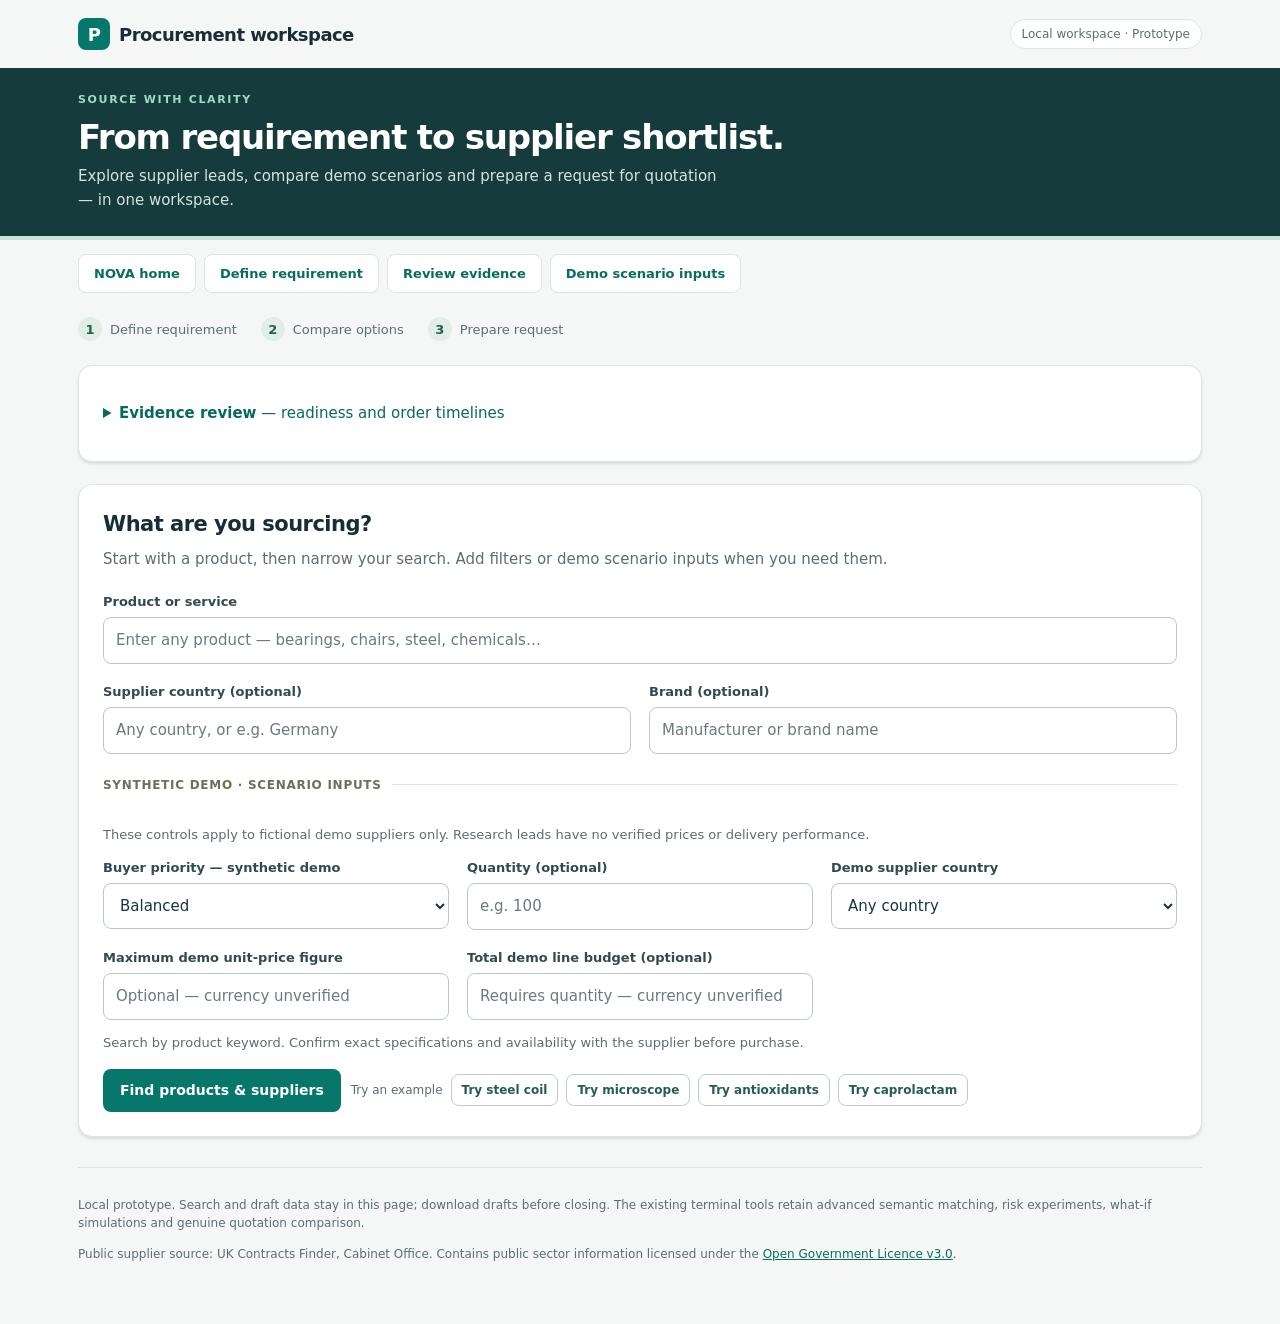
<file: ml/procurement_platform_template.html>
<!doctype html><html lang="en"><head><meta charset="utf-8"><meta name="viewport" content="width=device-width,initial-scale=1"><title>Procurement workspace</title>
<style>
*{box-sizing:border-box}body{margin:0;background:#f2f5f8;color:#193347;font:16px system-ui,sans-serif}header{background:#123447;color:white;padding:30px max(5vw,22px)}h1{font-size:clamp(28px,4vw,42px);margin:8px 0}h2{font-size:23px}h3{font-size:18px;margin:10px 0}p{line-height:1.55}.eyebrow{color:#86dac8;font-size:12px;letter-spacing:.15em;font-weight:700}main{max-width:1180px;margin:auto;padding:24px}.panel,article{background:white;border:1px solid #d7e1e8;border-radius:12px;padding:22px;margin-bottom:16px}.grid{display:grid;grid-template-columns:repeat(3,minmax(0,1fr));gap:16px}.wide{grid-column:1/-1}label{display:block;font-size:14px;font-weight:650;margin-bottom:6px}input,select,textarea,button{font:inherit;border-radius:7px;padding:11px;border:1px solid #abbcc8}input,select,textarea{width:100%;background:white;color:#193347}button{background:#086d68;color:white;border:0;cursor:pointer}button.secondary{background:#edf4f6;color:#155064;border:1px solid #b9ced6}.actions{display:flex;flex-wrap:wrap;gap:10px;margin-top:16px}.muted{color:#536a7b;font-size:14px}.badge{display:inline-block;font-size:12px;font-weight:700;padding:5px 8px;border-radius:5px;background:#e2f3ee;color:#22614d}.demo{background:#fff0d2;color:#70510e}.catalog{background:#e9e7fb;color:#514791}.note{padding:12px 16px;background:#eaf2f7;border-radius:8px}.result-grid{display:grid;grid-template-columns:repeat(2,minmax(0,1fr));gap:16px}.result-grid article{margin:0;overflow-wrap:anywhere}.metric{font-size:26px;font-weight:750}.empty{color:#536a7b;padding:12px 0}a{color:#006961;overflow-wrap:anywhere}details{margin:12px 0}summary{cursor:pointer;color:#07695f}pre{white-space:pre-wrap;overflow-wrap:anywhere;background:#f0f5f7;padding:16px;border-radius:8px;font:15px/1.6 system-ui}.tabs{display:flex;gap:10px;flex-wrap:wrap;margin:18px 0}.tabs button[aria-pressed=true]{background:#123447;color:white}.error{color:#a32929}section{scroll-margin-top:20px}[hidden]{display:none!important}button:focus-visible,input:focus-visible,select:focus-visible,textarea:focus-visible,a:focus-visible{outline:3px solid #dfac42;outline-offset:2px}@media(max-width:650px){main{padding:16px}.grid,.result-grid{grid-template-columns:1fr}.panel,article{padding:16px}header{padding:24px 18px}}
#leads,[data-tab="leads"],#coverage{display:none!important}

:root{--ink:#172e36;--teal:#08776b;--line:#dce5e4;--muted:#5a6e73}
body{background:#f5f7f6;color:var(--ink);font-size:15px;line-height:1.5}
.skip{position:absolute;left:20px;top:-70px;background:white;padding:12px;z-index:9}.skip:focus{top:12px}
.masthead{flex-wrap:wrap;max-width:1180px;margin:auto;padding:18px 28px;display:flex;align-items:center;justify-content:space-between;gap:16px}
.brand{font-weight:750;font-size:18px;letter-spacing:-.03em}.brand-mark{display:inline-grid;place-items:center;background:var(--teal);color:white;border-radius:8px;width:32px;height:32px;margin-right:9px}
.local-status{font-size:12px;color:var(--muted);border:1px solid var(--line);border-radius:20px;padding:5px 11px;background:white}
header{background:#153b3c;padding:32px max(calc((100vw - 1124px)/2),28px);border-bottom:4px solid #c6e5d7}
header p{max-width:640px;color:#d3e5e2;margin:8px 0 0}h1{font-size:clamp(28px,4vw,38px);letter-spacing:-.035em;line-height:1.2}h2{font-size:21px;letter-spacing:-.025em;margin:0 0 12px}h3{letter-spacing:-.02em}.eyebrow{color:#a3d9c7;font-size:11px}
main{padding:24px 28px 48px}.workflow{display:flex;gap:24px;padding:0;margin:0 0 24px;list-style:none;color:var(--muted);font-size:13px}.workflow li{display:flex;align-items:center;gap:8px}.workflow span{display:grid;place-items:center;width:24px;height:24px;border-radius:50%;background:#e1ede7;color:#275e50;font-weight:700}
.panel,article{border-color:var(--line);border-radius:14px;padding:24px;box-shadow:0 2px 3px #173a3021;margin-bottom:22px}.panel-intro{color:var(--muted);margin:-4px 0 20px}.grid{gap:18px}#search-form>.grid{grid-template-columns:repeat(2,minmax(0,1fr))}label{font-size:13px;color:#304b50}input,select,textarea{border-color:#b8c9c8;border-radius:8px;padding:11px 12px;min-height:46px}input::placeholder,textarea::placeholder{color:#697b7e}input:hover,select:hover,textarea:hover{border-color:#658d86}button{font-size:14px;font-weight:650;background:var(--teal);min-height:42px;padding:11px 17px;border-radius:8px}button:hover{filter:brightness(.94)}button:disabled{opacity:.45;cursor:not-allowed}button.secondary{background:white;border-color:#bdceca;color:#255c53}a{color:#086d61}
.demo-settings{margin:22px 0 0;border:0;border-top:1px solid var(--line);padding:18px 0 0}.demo-settings legend{font-size:12px;font-weight:750;letter-spacing:.06em;color:#69725a;padding:0 10px 0 0}.demo-settings .grid{grid-template-columns:repeat(3,minmax(0,1fr))}
.note{background:#edf4f1;border:1px solid #d9e8df;color:#355b50;font-size:13px;padding:12px 15px}.muted{color:var(--muted);font-size:13px}.actions{align-items:center}.examples{display:flex;flex-wrap:wrap;gap:8px;align-items:center}.examples button{min-height:32px;padding:6px 10px;font-size:12px}.examples>span{font-size:12px;color:var(--muted)}
#results>h2{margin-top:30px}#summary{color:var(--muted);margin-top:0}.tabs{border-bottom:1px solid var(--line);gap:4px;padding-bottom:10px}.tabs button{border:0;background:transparent;color:var(--muted)}.tabs button[aria-pressed=true]{background:#e0eee7;color:#175e4e}#demo>.note{background:#fff9eb;border-color:#eee0bb;color:#705a28}
.what-if{padding:18px 20px;border:1px solid #cbded6;border-radius:12px;background:#edf5f1;margin:20px 0}.what-if h3{margin:0}.what-if p{font-size:13px;color:#45615a;margin-bottom:0}.what-if .actions{margin-top:12px}.what-if a{font-size:13px;margin-left:auto}#weight-summary{font-variant-numeric:tabular-nums}
#comparison{overflow-x:auto;border-radius:10px;margin:16px 0 22px}#comparison:empty{display:none}#comparison>p{font-size:12px;padding:14px;background:#eff4f2;margin:0;border:1px solid var(--line)}table{border-collapse:collapse;background:white;font-size:13px;min-width:620px}th,td{text-align:left;padding:12px 14px;border-bottom:1px solid var(--line);font-variant-numeric:tabular-nums}th{background:#e6efeb;color:#35564b;font-size:12px}td:first-child{font-weight:650}tr:nth-child(even){background:#f8faf9}
.metric{font-size:25px;letter-spacing:-.035em;color:#176451;margin:12px 0}.badge{font-size:10px;letter-spacing:.07em;border-radius:4px}.result-grid{gap:18px}.result-grid article{box-shadow:none}.result-grid article>p{margin:10px 0}.result-grid article>p.muted{padding-top:10px;border-top:1px solid #edf1ee}.empty{padding:24px;border:1px dashed #bdceca;border-radius:10px;background:#f9fbfa;grid-column:1/-1}
#web-links a{border:1px solid #c7d8d2;padding:8px 12px;background:#f6faf7;border-radius:7px;text-decoration:none;font-size:13px}#web-discovery{margin-top:22px}footer{border-top:1px solid var(--line);margin-top:30px;padding-top:16px}footer p{font-size:12px}
@media(max-width:650px){.masthead{padding:14px 18px}.local-status{font-size:10px}header{padding:26px 18px}main{padding:20px 16px}.workflow{gap:12px;font-size:11px}.workflow li{gap:5px}.workflow span{width:20px;height:20px}.panel,article{padding:18px}#search-form>.grid,.demo-settings .grid{grid-template-columns:1fr}.what-if{padding:16px}.what-if .actions{align-items:stretch}.what-if button{width:100%}.what-if a{margin:4px 0}.metric{font-size:23px}.actions>.examples{width:100%}}
@media(prefers-reduced-motion:reduce){html{scroll-behavior:auto}*{scroll-behavior:auto!important}}
.result-grid.timeline{grid-template-columns:1fr}.timeline article{border-left:4px solid #c6e5d7}.timeline summary{font-weight:650}summary:focus-visible{outline:3px solid #dfac42;outline-offset:2px}
.workspace-nav{display:flex;flex-wrap:wrap;gap:8px;max-width:1180px;margin:auto;padding:14px 28px 0}.workspace-nav a{display:block;padding:9px 15px;border:1px solid var(--line);border-radius:8px;background:white;text-decoration:none;font-size:13px;font-weight:650}.workspace-nav a:hover{background:#e6efeb}.workspace-nav a:focus-visible{outline:3px solid #dfac42;outline-offset:2px}#scenario-settings{scroll-margin-top:20px}header{padding-top:24px;padding-bottom:24px}header h1{font-size:clamp(26px,3vw,34px)}@media(max-width:650px){.workspace-nav{padding:12px 16px 0}.workspace-nav a{padding:9px 11px}}
</style></head><body>
<a class="skip" href="#product">Skip to requirement</a><div class="masthead"><div class="brand"><span class="brand-mark" aria-hidden="true">P</span>Procurement workspace</div><span class="local-status">Local workspace · Prototype</span></div><header><div class="eyebrow">SOURCE WITH CLARITY</div><h1>From requirement to supplier shortlist.</h1><p>Explore supplier leads, compare demo scenarios and prepare a request for quotation — in one workspace.</p></header>
<nav class="workspace-nav" aria-label="Workspace sections"><a href="landing.html">NOVA home</a><a href="#product">Define requirement</a><a href="#readiness">Review evidence</a><a href="#scenario-settings">Demo scenario inputs</a></nav>
<main><ol class="workflow" aria-label="Procurement workflow"><li><span>1</span>Define requirement</li><li><span>2</span>Compare options</li><li><span>3</span>Prepare request</li></ol><section class="panel" id="readiness"><details><summary><strong>Evidence review</strong> — readiness and order timelines</summary>
<p>Preview readiness, source-column or order-timeline JSON reports. This reads an existing report; it does not rerun evidence validation.</p>
<p class="note">Local preview only. Report authenticity and freshness are unverified. Human review is required; training and purchasing remain unauthorized. Treat genuine reports as private.</p>
<label for="readiness-file">Evidence report (.json, up to 1 MB)</label><input id="readiness-file" type="file" accept=".json,application/json" aria-describedby="readiness-help">
<p class="muted" id="readiness-help">The selected file stays in this page. No upload, storage or supplier communication occurs. Generate readiness or order-timeline reports with the read-only commands using --format json.</p>
<div class="actions"><button type="button" class="secondary" id="clear-readiness">Clear report preview</button></div>
<p id="readiness-status" role="status" aria-live="polite">No report selected.</p><p id="readiness-error" class="error" role="alert"></p><div id="readiness-cards" class="result-grid"></div>
</details></section><section class="panel"><h2>What are you sourcing?</h2><p class="panel-intro">Start with a product, then narrow your search. Add filters or demo scenario inputs when you need them.</p><form id="search-form"><div class="grid">
<div class="wide"><label for="product">Product or service</label><input id="product" list="products" required maxlength="200" placeholder="Enter any product — bearings, chairs, steel, chemicals…"><datalist id="products"></datalist></div>
<div><label for="search-country">Supplier country (optional)</label><input id="search-country" maxlength="100" placeholder="Any country, or e.g. Germany"></div><div><label for="search-brand">Brand (optional)</label><input id="search-brand" maxlength="100" placeholder="Manufacturer or brand name"></div></div><fieldset class="demo-settings" id="scenario-settings"><legend>SYNTHETIC DEMO · SCENARIO INPUTS</legend><p class="muted">These controls apply to fictional demo suppliers only. Research leads have no verified prices or delivery performance.</p><div class="grid"><div><label for="priority">Buyer priority — synthetic demo</label><select id="priority"><option value="balanced">Balanced</option><option value="delivery">Delivery</option><option value="quality">Quality</option><option value="price">Price</option><option value="experience">Experience</option></select></div><div><label for="quantity">Quantity (optional)</label><input id="quantity" type="number" min="0.000001" step="any" placeholder="e.g. 100"></div>
<div><label for="country">Demo supplier country</label><select id="country"><option value="">Any country</option></select></div>
<div><label for="budget">Maximum demo unit-price figure</label><input id="budget" type="number" min="0.000001" step="any" placeholder="Optional — currency unverified"></div><div><label for="total-budget">Total demo line budget (optional)</label><input id="total-budget" type="number" min="0.000001" step="any" placeholder="Requires quantity — currency unverified"></div></div>
</fieldset><p class="muted">Search by product keyword. Confirm exact specifications and availability with the supplier before purchase.</p>
<div class="actions"><button type="submit">Find products &amp; suppliers</button><div class="examples"><span>Try an example</span><button type="button" class="secondary" data-example="Steel Coil (per ton)">Try steel coil</button><button type="button" class="secondary" data-example="microscope">Try microscope</button><button type="button" class="secondary" data-example="antioxidants">Try antioxidants</button><button type="button" class="secondary" data-example="caprolactam">Try caprolactam</button></div></div></form></section>
<section id="results" hidden><h2>Your sourcing results</h2><p id="summary" role="status" aria-live="polite"></p><div class="tabs"><button type="button" class="secondary" data-tab="leads" aria-pressed="true">Real supplier leads</button><button type="button" class="secondary" data-tab="demo" aria-pressed="false">Demo recommendations</button><button type="button" class="secondary" data-tab="catalog" aria-pressed="false">Public products</button></div>
<div id="leads"><p class="note">Historical public-award leads, not current quotations. A company on a multi-item award may not have supplied every product described. Search order is not a supplier-quality ranking.</p><p id="coverage" class="muted"></p><div id="lead-cards" class="result-grid"></div><button id="more" type="button" class="secondary" hidden>Show more leads</button></div>
<div id="demo" hidden><p class="note">Fictional suppliers, prices and performance. Choose your buyer priority above. Delivery uses historical on-time performance, not a delivery-date promise. This screen uses the original matcher's weighted score, not ML risk or semantic matching.</p><p id="weight-summary" class="muted"></p><div class="what-if"><h3>What-If comparison</h3><p>Save these results as your original. Change one input and search again, or restore the original before a new scenario. Total budget stays fixed when quantity changes.</p><div class="actions"><button type="button" id="save-baseline">Save as original</button><button type="button" class="secondary" id="restore-baseline" disabled>Restore original inputs</button><a href="#search-form">Edit scenario inputs ↑</a></div></div><div id="comparison" tabindex="0" role="region" aria-label="Original and What-If supplier comparison"></div><div id="demo-cards" class="result-grid"></div></div>
<div id="catalog" hidden><p class="note">40 CATMAT catalog entries, not supplier offers. Original descriptions are Portuguese; five English drafts need independent review. Dataset-specific reuse terms remain unverified.</p><div id="catalog-cards" class="result-grid"></div></div>
<div class="actions"><button id="start-rfq" type="button">Prepare a quotation request</button></div></section>
<section id="web-discovery" class="panel" hidden><h2>Find more suppliers worldwide</h2><p>Search beyond our saved records. Each link opens a new search in your browser for the product, country and brand you entered.</p><div id="web-links" class="actions"></div><p class="muted">External results are not yet checked. A search hit does not confirm stock, brand authorization, price or delivery. Your search terms are shared with the search website when you open a link.</p></section><section id="researched" class="panel" hidden><h2>Researched supplier leads</h2><p class="note">Product keyword matches, not supplier-quality rankings. Prices, MOQ, delivery commitments and delivery risk are unavailable. No quotation received.</p><p id="researched-summary" role="status"></p><div id="researched-cards" class="result-grid"></div></section>
<section id="request" class="panel" hidden><h2>Prepare your quotation request</h2><p id="reference" class="muted"></p><form id="rfq-form"><div class="grid">
<div class="wide"><label for="rfq-product">Requested product</label><input id="rfq-product" required></div>
<div class="wide"><label for="specs">Exact specifications — review and edit</label><textarea id="specs" rows="3" required placeholder="Material, dimensions, grade and other required details"></textarea></div>
<div><label for="rfq-quantity">Required quantity</label><input id="rfq-quantity" type="number" min="0.000001" step="any" required></div><div><label for="unit">Purchasing unit</label><input id="unit" required placeholder="each, kg, or defined pack"></div><div><label for="currency">Quotation currency</label><input id="currency" required pattern="[A-Z]{3}" maxlength="3" placeholder="INR, USD, EUR"></div>
<div><label for="brand">Required brand (optional)</label><input id="brand"></div><div><label for="model">Model / part number (optional)</label><input id="model"></div><div><label for="policy">Substitutions</label><select id="policy"><option value="exact">Exact requirements only</option><option value="alternatives">Alternatives need buyer review</option></select></div>
<div class="wide"><label for="destination">Delivery country, city and postal code</label><input id="destination" required></div><div><label for="date">Required delivery date</label><input id="date" type="date" required></div><div><label for="zone">Destination timezone</label><input id="zone" required placeholder="Asia/Kolkata"></div></div>
<p><label><input id="confirm" type="checkbox" required style="width:auto"> I have reviewed the specifications, quantity and purchasing unit.</label></p><p id="rfq-error" class="error" role="alert"></p><button type="submit">Review request draft</button></form>
<div id="preview" hidden><h3>Your request draft</h3><pre id="draft"></pre><button id="download" type="button">Download request (.txt)</button><p class="muted">Nothing is sent to suppliers. A request is not a quotation or purchase order. Edits require another review before downloading.</p></div></section>
<footer class="muted"><p>Local prototype. Search and draft data stay in this page; download drafts before closing. The existing terminal tools retain advanced semantic matching, risk experiments, what-if simulations and genuine quotation comparison.</p><p>Public supplier source: UK Contracts Finder, Cabinet Office. Contains public sector information licensed under the <a href="https://www.nationalarchives.gov.uk/doc/open-government-licence/version/3/" target="_blank" rel="noopener noreferrer">Open Government Licence v3.0</a>.</p></footer></main>
<script id="data" type="application/json">__DATA__</script><script>
'use strict';
const data=JSON.parse(document.getElementById('data').textContent),el=id=>document.getElementById(id);
const n=(tag,text,cls)=>{const a=document.createElement(tag);a.textContent=text;if(cls)a.className=cls;return a;};
const tokens=s=>new Set((s||'').normalize('NFD').replace(/[\u0300-\u036f]/g,'').toLowerCase().match(/[a-z0-9\u3400-\u9fff]+/g)||[]);
const has=(q,t)=>[...q].every(v=>t.has(v));const names=data.products||[...new Set(data.demo.map(r=>r.item))].sort();
for(const name of names){const option=n('option','');option.value=name;el('products').append(option);}for(const name of [...new Set(data.demo.map(r=>r.supplier_country))].sort()){const o=n('option',name);o.value=name;el('country').append(o);}
let results=[],shown=0,query='',requestReference=null;
function tab(id){for(const key of ['leads','demo','catalog'])el(key).hidden=key!==id;document.querySelectorAll('[data-tab]').forEach(b=>b.setAttribute('aria-pressed',String(b.dataset.tab===id)));}
document.querySelectorAll('[data-tab]').forEach(b=>b.onclick=()=>tab(b.dataset.tab));
function card(container,badge,title,kind){const a=n('article','');a.append(n('span',badge,'badge '+(kind||'')),n('h3',title));el(container).append(a);return a;}
function more(){for(const hit of results.slice(shown,shown+10)){const a=card('lead-cards','REAL HISTORICAL LEAD',hit.s.name);for(const e of hit.evidence){a.append(n('p',e.title||'Untitled award'),n('p',`Award date: ${(e.award_date||'Unstated').slice(0,10)} | Buyer: ${e.buyer||'Unstated'}`,'muted'));const detail=n('details','');detail.append(n('summary','Read original award description'),n('p',e.description||'Unstated'));a.append(detail);for(const url of e.notice_urls){try{const u=new URL(url);if(u.protocol!=='https:'||u.hostname!=='www.contractsfinder.service.gov.uk')continue;const link=n('a','Official award notice');link.href=url;link.target='_blank';link.rel='noopener noreferrer';a.append(link,document.createElement('br'));}catch{}}}a.append(n('p','Current stock, prices and delivery availability: unconfirmed.','muted'));}shown=Math.min(shown+10,results.length);el('more').hidden=shown>=results.length;}
el('more').onclick=more;


function discoveryLinks(product,country,brand){
 const terms=[product.trim(),brand.trim(),country.trim()].filter(Boolean).join(' ');
 return [
 ['Search manufacturers',terms+' manufacturer official website'],
 ['Search distributors',terms+' supplier distributor'],
 ['Search Alibaba',terms+' supplier site:alibaba.com'],
 ['Search IndiaMART',terms+' supplier site:indiamart.com'],
 ['Search Europages',terms+' supplier site:europages.com']
 ].map(([label,q])=>({label,url:'https://www.google.com/search?q='+encodeURIComponent(q)}));
}
function renderWebDiscovery(product){
 el('web-discovery').hidden=false;el('web-links').replaceChildren();
 for(const entry of discoveryLinks(product,el('search-country').value,el('search-brand').value)){
  const a=n('a',entry.label);a.href=entry.url;a.target='_blank';a.rel='noopener noreferrer';el('web-links').append(a);
 }
}

function matchResearched(q){
 const words=tokens(q);
 if(!words.size)return [];
 const country=el('search-country').value.trim().toLowerCase(),brand=el('search-brand').value.trim();
 if(brand)return []; // Saved evidence does not establish brand authorization.
 return data.researched.records.filter(s=>(!country||country==='china'||country==='cn'||country==='中国')&&has(words,tokens([s.name,s.fields.products.value,...s.keywords].join(' '))));
}
function renderResearched(q){
 const matches=matchResearched(q);el('researched').hidden=false;el('researched-cards').replaceChildren();
 el('researched-summary').textContent=`${matches.length} matches in 3 researched company records. This is a small chemical-sector sample, not worldwide coverage.`;
 if(!matches.length)el('researched-cards').append(n('p','No saved lead matches these filters. Use the web searches above to discover more suppliers, or prepare a custom request. Brand authorization is not established in our saved records.','empty'));
 for(const s of matches){
  const a=card('researched-cards',s.status,s.name);
  a.append(n('p','Country: '+s.country),n('p',s.fields.products.value));
  if(s.fields.email)a.append(n('p','Published business email: '+s.fields.email.value));
  if(s.fields.phone)a.append(n('p','Published telephone: '+s.fields.phone.value));
  a.append(n('p','No quotation received. Contact response and current availability untested.','muted'));
  const d=n('details','');d.append(n('summary','Sources and pending checks'));
  for(const [key,f] of Object.entries(s.fields)){
   d.append(n('p',`${key.replaceAll('_',' ')}: ${f.value}`));
   d.append(n('p',`${f.evidence_status.replaceAll('_',' ')} | Source date: ${f.source_date||'Unstated'} | Inspected: ${f.inspected_date}${f.page?' | Page '+f.page:''}`,'muted'));
   try{const u=new URL(f.source_url);if(u.protocol==='https:'){const link=n('a','Read source');link.href=u.href;link.target='_blank';link.rel='noopener noreferrer';d.append(link);}}catch{}
  }
  d.append(n('p','Pending: '+s.pending.join(', ')));a.append(d);
  const b=n('button','Prepare request for this company');b.type='button';b.onclick=()=>{openRequest(null);selectedResearch=s;el('reference').textContent='Potential recipient: '+s.name+'. Review product suitability. Nothing is sent automatically.';};a.append(b);
 }
}
let selectedResearch=null;



function parseReadiness(text){
 if(text.length>1048576)throw new Error('Report too large');
 const report=JSON.parse(text.replace(/^\uFEFF/,'')),keys=['snapshots','receipts','labels'];
 if(!report||report.schema_version!=='1.0'||report.model_ready!==false||report.purchase_authorized!==false||report.human_review_required!==true||!['blocked','checks_complete'].includes(report.status)||!Array.isArray(report.stages)||report.stages.length!==3)throw new Error('Unsupported report');
 if(typeof report.checked_at!=='string'||!/^\d{4}-\d{2}-\d{2}T\d{2}:\d{2}:\d{2}(?:\.\d{1,6})?(?:Z|\+00:00)$/.test(report.checked_at)||!Number.isFinite(Date.parse(report.checked_at))||new Date(report.checked_at).toISOString().slice(0,19)!==report.checked_at.slice(0,19))throw new Error('Invalid check time');
 const count=value=>Number.isSafeInteger(value)&&value>=0;
 let blocked=false;
 for(const [i,stage] of report.stages.entries()){
  if(!stage||stage.key!==keys[i]||!['passed','blocked','skipped'].includes(stage.status)||(blocked?stage.status!=='skipped':stage.status==='skipped'))throw new Error('Invalid stage order');
  if(stage.status==='blocked')blocked=true;
  if(stage.status==='passed'){
   const allowed=i===0?['snapshot_rows','active_order_lines','correction_rows']:i===1?['active_order_lines','receipt_events']:['label_counts'];
   const summary=stage.summary;
   if(!summary||Array.isArray(summary)||Object.keys(summary).length!==allowed.length||!allowed.every(key=>Object.hasOwn(summary,key)))throw new Error('Invalid summary');
   if(i<2&&!Object.values(summary).every(count))throw new Error('Invalid counts');
   if(i===2&&(!summary.label_counts||typeof summary.label_counts!=='object'||Array.isArray(summary.label_counts)||!Object.entries(summary.label_counts).every(([key,value])=>['on_time','late','unknown','pending','cancelled','excluded'].includes(key)&&count(value))))throw new Error('Invalid label counts');
  }else if(typeof stage.reason!=='string'||stage.reason.length>1000)throw new Error('Invalid reason');
 }
 if(blocked!==(report.status==='blocked'))throw new Error('Inconsistent result');
 if(Object.hasOwn(report,'source_preview')){
  const files=['order_snapshots.csv','receipt_events.csv','outcome_reviews.csv','decision_signals.csv'];
  if(!Array.isArray(report.source_preview)||![0,4].includes(report.source_preview.length)||(report.source_preview.length===0&&!blocked))throw new Error('Invalid source preview');
  for(const [i,item] of report.source_preview.entries()){
   if(!item||item.file!==files[i]||!['passed','blocked'].includes(item.status)||!Array.isArray(item.expected_columns)||item.expected_columns.length<1||item.expected_columns.length>100||!item.expected_columns.every(key=>typeof key==='string'&&/^[a-z][a-z0-9_]{0,63}$/.test(key))||new Set(item.expected_columns).size!==item.expected_columns.length)throw new Error('Invalid source columns');
   if(item.status==='blocked'&&(!blocked||typeof item.reason!=='string'||item.reason.length>1000))throw new Error('Invalid source failure');
   if(Object.hasOwn(item,'exact_order')){
    if(typeof item.exact_order!=='boolean'||!Array.isArray(item.missing_columns)||!item.missing_columns.every(key=>item.expected_columns.includes(key))||new Set(item.missing_columns).size!==item.missing_columns.length||!count(item.unexpected_column_count)||!count(item.duplicate_column_count)||item.exact_order!==(item.status==='passed')||(item.exact_order&&(item.missing_columns.length||item.unexpected_column_count||item.duplicate_column_count)))throw new Error('Inconsistent source counts');
   }else if(item.status!=='blocked'||['missing_columns','unexpected_column_count','duplicate_column_count'].some(key=>Object.hasOwn(item,key)))throw new Error('Missing source counts');
  }
 }
 return report;
}
function parseTimeline(text){
 if(text.length>1048576)throw new Error('Report too large');
 const r=JSON.parse(text.replace(/^\uFEFF/,'')),str=(v,max=1000)=>typeof v==='string'&&v.length<=max;
 const clock=v=>str(v,40)&&/^\d{4}-\d{2}-\d{2}T\d{2}:\d{2}:\d{2}(?:\.\d{1,6})?(?:Z|[+-]\d{2}:\d{2})$/.test(v)&&Number.isFinite(Date.parse(v))&&new Date(v.slice(0,19)+'Z').toISOString().slice(0,19)===v.slice(0,19);
 if(!r||r.schema_version!=='1.0'||r.report_kind!=='order_timeline'||r.model_ready!==false||r.purchase_authorized!==false||r.human_review_required!==true||!Array.isArray(r.events)||r.events.length>1000)throw new Error('Unsupported timeline');
 if(r.status==='blocked'){
  if(r.events.length||Object.hasOwn(r,'order_line_id')||!str(r.reason))throw new Error('Invalid blocked timeline');
  return r;
 }
 if(r.status!=='timeline_available'||!str(r.order_line_id,200)||!r.order_line_id||!clock(r.checked_at)||!r.events.length)throw new Error('Invalid timeline');
 const fields={snapshot:['quantity','unit','original_promise_date','snapshot_status'],receipt:['quantity','unit'],signal:['verification'],review:['delivery_status','label','coverage_confirmed']},index=new Map();
 let previous=-Infinity;
 for(const e of r.events){
  if(!e||!str(e.kind,80))throw new Error('Invalid event');
  const [family,type]=e.kind.split(':');
  if(!Object.hasOwn(fields,family)||(family==='receipt'?!['accepted','rejected','reversal'].includes(type):family==='signal'?!['acknowledgement','stock_commitment','capacity_commitment','dispatch_milestone','disruption','quantity_change','specification_change','cancellation'].includes(type):e.kind!==family)||e.kind.split(':').length>2)throw new Error('Invalid event kind');
  if(!str(e.record_id,200)||!e.record_id||!str(e.source_ref,2000)||!e.source_ref||!str(e.supersedes_id,200)||!str(e.reverses_event_id,200)||typeof e.superseded!=='boolean'||![e.event_at,e.known_at,e.captured_at].every(clock)||!e.details||Array.isArray(e.details)||Object.keys(e.details).length!==fields[family].length||!fields[family].every(k=>Object.hasOwn(e.details,k)&&str(e.details[k])))throw new Error('Invalid event fields');
  const time=Date.parse(e.event_at),known=Date.parse(e.known_at),captured=Date.parse(e.captured_at);
  if(time<previous||captured>Date.parse(r.checked_at)||captured<Math.max(time,known)||(family==='snapshot'?known>time:time>known))throw new Error('Invalid event clocks');
  previous=time;
  const key=family+':'+e.record_id;if(index.has(key))throw new Error('Duplicate event');index.set(key,e);
  if((family==='receipt'&&e.supersedes_id)||(family!=='receipt'&&e.reverses_event_id)||(family==='receipt'&&(type==='reversal')!==Boolean(e.reverses_event_id)))throw new Error('Invalid event link');
 }
 const replaced=new Set();
 for(const [key,e] of index){
  const family=e.kind.split(':')[0];
  if(e.supersedes_id){
   const parent=family+':'+e.supersedes_id,p=index.get(parent);
   if(!p||p.kind!==e.kind||replaced.has(parent)||(family!=='snapshot'&&Date.parse(e.known_at)<Date.parse(p.known_at))||Date.parse(e.captured_at)<Date.parse(p.captured_at))throw new Error('Invalid predecessor');
   replaced.add(parent);
   const seen=new Set([key]);let cursor=parent;
   while(cursor){if(seen.has(cursor))throw new Error('Cyclic history');seen.add(cursor);const row=index.get(cursor);cursor=row&&row.supersedes_id?family+':'+row.supersedes_id:null;}
  }
  if(e.reverses_event_id){const p=index.get('receipt:'+e.reverses_event_id);if(!p||p.kind!=='receipt:accepted'||Date.parse(e.event_at)<Date.parse(p.event_at)||Date.parse(e.known_at)<Date.parse(p.known_at))throw new Error('Invalid reversal');}
 }
 for(const [key,e] of index)if(e.superseded!==replaced.has(key))throw new Error('Invalid superseded marker');
 return r;
}
function renderTimeline(report){
 el('readiness-cards').className='result-grid timeline';
 el('readiness-cards').replaceChildren();
 if(report.status==='blocked'){
  card('readiness-cards','BLOCKED','Order timeline unavailable','demo').append(n('p',report.reason));
  el('readiness-status').textContent='Imported blocked timeline · no events loaded.';return;
 }
 const notice=card('readiness-cards','PRIVATE · UNVERIFIED','Order line: '+report.order_line_id);
 notice.append(n('p','Declared sources only. Historical errors are preserved; corrections do not erase originals. Review labels are not accepted training labels. Not superseded does not mean a receipt remains accepted.'));
 notice.append(n('p','Event-time order is not causation. Snapshot event time is original placement; later capture identifies corrections. Promise changes are unsupported. No source is opened, record changed or purchase authorized.'));
 for(const e of report.events){
  const a=card('readiness-cards',e.superseded?'SUPERSEDED HISTORY':'RECORDED EVENT',e.kind+' · '+e.record_id);
  a.append(n('p','Event: '+e.event_at));
  const details=n('details','');details.append(n('summary','Evidence and correction links'));
  for(const [key,value] of Object.entries({...e.details,known_at:e.known_at,captured_at:e.captured_at,source_ref:e.source_ref,supersedes_id:e.supersedes_id||'none',reverses_event_id:e.reverses_event_id||'none'}))details.append(n('p',key.replaceAll('_',' ')+': '+value));
  a.append(details);
 }
 el('readiness-status').textContent='Imported timeline preview · report checked at '+report.checked_at+' · '+report.events.length+' recorded events · human review required.';
}
function renderReadiness(report){
 el('readiness-cards').className='result-grid';
 const titles=['Order snapshots','Receipt reconciliation','Delay label proposals'];
 el('readiness-cards').replaceChildren();
 report.stages.forEach((stage,i)=>{
  const a=card('readiness-cards',stage.status.toUpperCase(),titles[i],stage.status==='blocked'?'demo':'');
  if(stage.status!=='passed')a.append(n('p',stage.reason));
  for(const [key,value] of Object.entries(stage.status==='passed'?stage.summary:{}))a.append(n('p',key.replaceAll('_',' ')+': '+(typeof value==='object'?Object.entries(value).map(([label,count])=>label.replaceAll('_',' ')+': '+count).join(', '):value)));
 });
 if(report.source_preview){
  const notice=card('readiness-cards','READ-ONLY','Source-column preview');
  notice.append(n('p','Supplied report mappings only; authenticity and freshness are unverified. Header matches do not validate rows or units. No batch is imported, accepted or partially admitted.'));
  if(!report.source_preview.length)notice.append(n('p','Source preview skipped: resolve declared permission or setup first.'));
  for(const item of report.source_preview){
   const a=card('readiness-cards',item.status.toUpperCase(),item.file,item.status==='blocked'?'demo':'');
   a.append(n('p',item.status==='passed'?'Header names and order match; review the validation stages above.':item.reason));
   if(Object.hasOwn(item,'exact_order'))a.append(n('p','Missing: '+(item.missing_columns.join(', ')||'none')+' · Unexpected: '+item.unexpected_column_count+' · Duplicates: '+item.duplicate_column_count+' · Exact order: '+(item.exact_order?'yes':'no')));
   const details=n('details','');details.append(n('summary','Required source → schema columns'));
   const list=n('ul','');for(const key of item.expected_columns)list.append(n('li',key+' → '+key));
   details.append(list);a.append(details);
  }
 }
 el('readiness-status').textContent='Imported preview · report checked at '+report.checked_at+' · '+(report.status==='blocked'?'Input checks blocked.':'Structural checks completed; human review required.');
}
let readinessImport=0;
el('readiness-file').onchange=async event=>{
 const sequence=++readinessImport,file=event.target.files[0];
 el('readiness-cards').replaceChildren();el('readiness-error').textContent='';
 if(!file){el('readiness-status').textContent='No report selected.';return;}
 el('readiness-status').textContent='Reading local report…';
 try{
  if(file.size>1048576)throw new Error('Report too large');
  const text=await file.text(),timeline=JSON.parse(text.replace(/^\uFEFF/,'')).report_kind==='order_timeline';
  const report=timeline?parseTimeline(text):parseReadiness(text);
  if(sequence===readinessImport)(timeline?renderTimeline:renderReadiness)(report);
 }catch{
  if(sequence!==readinessImport)return;
  el('readiness-status').textContent='No report loaded.';
  el('readiness-error').textContent='Cannot preview this file. Use a version 1.0 evidence JSON report up to 1 MB; training and purchasing must remain unauthorized.';
 }
};
el('clear-readiness').onclick=()=>{++readinessImport;el('readiness-file').value='';el('readiness-cards').replaceChildren();el('readiness-error').textContent='';el('readiness-status').textContent='No report selected.';};

let currentDemo=[],currentProduct=null,currentInputs=null,baseline=null;
function weights(){return ({balanced:[.25,.25,.25,.25],delivery:[.5,.25,.1,.15],quality:[.2,.5,.15,.15],price:[.2,.2,.1,.5],experience:[.2,.2,.5,.1]})[el('priority').value]||[.25,.25,.25,.25];}
function rankDemo(rows, inputs){
 const reference=rows.filter(r=>r.item===inputs.product&&(!inputs.country||r.supplier_country===inputs.country));
 const limits=[inputs.budget,inputs.totalBudget===null?null:inputs.totalBudget/inputs.quantity].filter(v=>v!==null);
 const ceiling=limits.length?Math.min(...limits):null;
 const max=Math.max(0,...reference.map(r=>Number(r.historical_orders))),cheap=Math.min(...reference.map(r=>Number(r.avg_unit_price)));
 const w=({balanced:[.25,.25,.25,.25],delivery:[.5,.25,.1,.15],quality:[.2,.5,.15,.15],price:[.2,.2,.1,.5],experience:[.2,.2,.5,.1]})[inputs.priority];
 return reference.filter(r=>ceiling===null||Number(r.avg_unit_price)<=ceiling).map(r=>{
  const price=ceiling===null?cheap/Number(r.avg_unit_price)*100:Math.max(0,Math.min(100,(ceiling-Number(r.avg_unit_price))/ceiling*100));
  const parts=[Number(r.on_time_rate)*w[0],(100-Number(r.rejection_rate))*w[1],(max?Number(r.historical_orders)/max*100:0)*w[2],price*w[3]];
  return {...r,parts,score:parts.reduce((a,b)=>a+b,0)};
 }).sort((a,b)=>b.score-a.score||a.supplier_id.localeCompare(b.supplier_id));
}
function showComparison(){
 const box=el('comparison');box.replaceChildren();
 if(!baseline)return;
 if(baseline.product!==currentProduct){box.append(n('p','Select the original product to compare, or save a new original.'));return;}
 box.append(n('p','ORIGINAL: '+scenario(baseline.inputs)+' | WHAT-IF: '+scenario(currentInputs)));
 const table=n('table','');table.style.width='100%';const head=n('tr','');
 for(const h of ['Company','Original rank','What-if rank','Original score','What-if score','Change'])head.append(n('th',h));table.append(head);
 const ids=[...new Set([...baseline.rows,...currentDemo].map(r=>r.supplier_id))];
 for(const id of ids){const oi=baseline.rows.findIndex(r=>r.supplier_id===id),wi=currentDemo.findIndex(r=>r.supplier_id===id),a=baseline.rows[oi],b=currentDemo[wi],row=n('tr','');
 for(const v of [(a||b).supplier_name,oi<0?'—':oi+1,wi<0?'—':wi+1,a?a.score.toFixed(2):'—',b?b.score.toFixed(2):'—',wi<0?'Removed by filters':oi<0?'Newly eligible':oi===wi?'Unchanged':oi>wi?'Up '+(oi-wi):'Down '+(wi-oi)])row.append(n('td',String(v)));table.append(row);}
 box.append(table);
}
function readInputs(product){return {product,budget:el('budget').value?Number(el('budget').value):null,totalBudget:el('total-budget').value?Number(el('total-budget').value):null,quantity:el('quantity').value?Number(el('quantity').value):null,country:el('country').value,priority:el('priority').value};}
function scenario(inputs){return 'unit budget '+(inputs.budget??'any')+', total budget '+(inputs.totalBudget??'any')+', quantity '+(inputs.quantity??'unspecified')+', country '+(inputs.country||'any')+', priority '+inputs.priority;}
el('save-baseline').onclick=()=>{if(!currentProduct){el('comparison').textContent='Choose one exact demo product first.';return;}baseline={product:currentProduct,inputs:{...currentInputs},rows:currentDemo.map(r=>({...r,parts:[...r.parts]}))};el('restore-baseline').disabled=false;showComparison();};
el('restore-baseline').onclick=()=>{if(!baseline)return;for(const [id,key] of [['product','product'],['budget','budget'],['total-budget','totalBudget'],['quantity','quantity'],['country','country'],['priority','priority']])el(id).value=baseline.inputs[key]??'';run();};

function run(){el('quantity').setCustomValidity(el('total-budget').value&&!el('quantity').value?'Enter quantity to use a total line budget.':'');if(!el('search-form').reportValidity())return;query=el('product').value.trim();const wanted=tokens(query);if(!wanted.size){el('product').setCustomValidity('Enter a product keyword.');el('product').reportValidity();return;}el('product').setCustomValidity('');renderWebDiscovery(query);renderResearched(query);el('request').hidden=true;el('preview').hidden=true;el('results').hidden=false;for(const id of ['lead-cards','demo-cards','catalog-cards'])el(id).replaceChildren();
results=data.public.suppliers.map(s=>({s,evidence:s.evidence.filter(e=>has(wanted,tokens([s.name,e.title,e.description,JSON.stringify(e.classification)].join(' '))))})).filter(h=>h.evidence.length);shown=0;more();if(!results.length)el('lead-cards').append(n('p','No lead in this limited sample. This does not mean no real suppliers exist. Try a shorter keyword.','empty'));
el('coverage').textContent=`${data.public.suppliers.length} source supplier identities / ${data.public.processes} captured processes. UK award sample retrieved ${data.public.retrieved_at.slice(0,10)}; not live or global coverage. Supplier countries cannot be inferred from the source.`;
const exact=names.find(p=>p.toLowerCase()===query.toLowerCase());const candidates=exact?[exact]:names.filter(p=>has(wanted,tokens(p)));let demo=[];
if(candidates.length===1){demo=rankDemo(data.demo,readInputs(candidates[0]));if(demo.length){for(const [i,r] of demo.slice(0,10).entries()){const a=card('demo-cards','SYNTHETIC DEMO',`${i+1}. ${r.supplier_name}`,'demo');a.append(n('p',`${r.score.toFixed(2)}% weighted match score`,'metric'),n('p',`${r.item} | ${r.supplier_country}`),n('p',`Historical average unit price: ${r.avg_unit_price} (currency unverified)`),n('p',`On-time: ${r.on_time_rate}% | Rejection: ${r.rejection_rate}% | Orders: ${r.historical_orders}`));a.append(n('p','Score contributions: Delivery '+r.parts[0].toFixed(1)+' + Quality '+r.parts[1].toFixed(1)+' + Experience '+r.parts[2].toFixed(1)+' + Price '+r.parts[3].toFixed(1)),n('p','Historical late deliveries: '+r.late_delivery_rate+'%. ML risk is not calculated in this browser demo.','muted'));const quantity=Number(el('quantity').value);a.append(n('p',`Largest observed order: ${r.max_historical_quantity}. ${quantity>0?(quantity<=Number(r.max_historical_quantity)?'Requested quantity is within observed history.':'Requested quantity exceeds observed history.'):'Quantity not entered.'} This is not capacity.`,'muted'));}}}
if(candidates.length>1){el('demo-cards').append(n('p','Choose an exact demo product before comparing suppliers:'));for(const name of candidates){const b=n('button',name,'secondary');b.type='button';b.onclick=()=>{el('product').value=name;run();};el('demo-cards').append(b);}}else if(!demo.length)el('demo-cards').append(n('p',candidates.length?'No demo supplier meets the country and price filters.':'No matching demo product. You can still use public leads or prepare a custom request.','empty'));
const catalog=data.catalog.map(r=>{const s=r.source_record;const t=tokens([s.codigoItem,s.nomeGrupo,s.nomeClasse,s.nomePdm,s.descricaoItem,r.english_title,r.english_description].join(' '));return {r,score:[...wanted].filter(w=>t.has(w)).length/wanted.size};}).filter(h=>h.score>0).sort((a,b)=>b.score-a.score||String(a.r.source_record.codigoItem).localeCompare(String(b.r.source_record.codigoItem))).slice(0,5);
for(const hit of catalog){const r=hit.r,s=r.source_record,a=card('catalog-cards','PUBLIC CATALOG',`${r.english_title||s.nomePdm} / CATMAT ${s.codigoItem}`,'catalog');a.append(n('p',`${Math.round(hit.score*100)}% of query words matched — not specification confidence.`,'muted'),n('p',s.descricaoItem));if(r.english_description)a.append(n('p','English draft: '+r.english_description));a.append(n('p','Source files: '+r.evidence_files.join(', '),'muted'));const b=n('button','Use in quotation request');b.type='button';b.onclick=()=>openRequest(r);a.append(b);}if(!catalog.length)el('catalog-cards').append(n('p','No matching product in the 40-entry sample.','empty'));
currentDemo=demo;currentProduct=candidates.length===1?candidates[0]:null;currentInputs=readInputs(currentProduct);showComparison();el('weight-summary').textContent='Weights — Delivery, Quality, Experience, Price: '+weights().map(v=>Math.round(v*100)+'%').join(' / ');el('summary').textContent=`${demo.length} eligible synthetic companies · ${catalog.length} catalog matches`;tab(candidates.length?'demo':'catalog');}
el('product').oninput=()=>el('product').setCustomValidity('');for(const id of ['quantity','total-budget'])el(id).oninput=()=>el('quantity').setCustomValidity('');el('search-form').onsubmit=e=>{e.preventDefault();run();};document.querySelectorAll('[data-example]').forEach(b=>b.onclick=()=>{el('product').value=b.dataset.example;el('country').value='';el('budget').value='';el('total-budget').value='';run();});
function openRequest(record){selectedResearch=null;requestReference=record?{scheme:'CATMAT',code:String(record.source_record.codigoItem),original_description:record.source_record.descricaoItem}:null;el('rfq-form').reset();el('preview').hidden=true;el('rfq-error').textContent='';el('rfq-product').value=record?(record.english_title||record.source_record.nomePdm):query;el('specs').value=record?(record.english_description||record.source_record.descricaoItem):'';el('rfq-quantity').value=el('quantity').value;el('reference').textContent=requestReference?`CATMAT ${requestReference.code}: review the draft translation against the original: ${requestReference.original_description}`:'Custom request. No supplier availability is implied.';el('request').hidden=false;el('request').scrollIntoView({behavior:'smooth'});el('rfq-product').focus();}
el('start-rfq').onclick=()=>openRequest(null);let draft='';
el('rfq-form').oninput=()=>{el('preview').hidden=true;draft='';};
el('rfq-form').onsubmit=e=>{e.preventDefault();el('rfq-error').textContent='';const get=id=>el(id).value.trim();for(const id of ['rfq-product','specs','unit','destination']){if(!get(id)){el('rfq-error').textContent='Fill every required field with a meaningful value.';return;}}const zone=get('zone');let today;try{today=new Intl.DateTimeFormat('en-CA',{timeZone:zone,year:'numeric',month:'2-digit',day:'2-digit'}).format(new Date());}catch{el('rfq-error').textContent='Enter a valid destination timezone such as Asia/Kolkata.';return;}if(get('date')<today){el('rfq-error').textContent='Choose today or a future delivery date in the destination timezone.';return;}
draft=`${selectedResearch?'Potential recipient: '+selectedResearch.name+'\n\n':''}REQUEST FOR QUOTATION — ${get('rfq-product')}\n\nPlease provide a written quotation for:\n\nProduct: ${get('rfq-product')}\n${requestReference?'Catalog reference: CATMAT '+requestReference.code+' (reference only)\n':''}Specifications: ${get('specs')}\nQuantity: ${get('rfq-quantity')}\nPurchasing unit: ${get('unit')}\nRequired brand: ${get('brand')||'Any'}\nModel/part number: ${get('model')||'Any'}\nSubstitutions: ${get('policy')==='exact'?'Exact requirements only.':'Alternatives may be submitted separately for buyer review; not automatically accepted.'}\nDelivery location: ${get('destination')}\nRequired delivery date: ${get('date')}\nDestination timezone: ${zone}\nQuotation currency: ${get('currency')}\n\nPlease state your company name, offered brand/model, exact specifications, quantity, unit, quotation number and revision, issue time and validity expiry with timezone, and committed delivery date.\n\nShow goods amount, taxes, freight, duties and other charges separately, with final total payable and confirmation of all included/excluded costs. State payment terms, warranty and delivery conditions. Identify all differences from this request.\n\nThis is a request, not a purchase order or commitment to buy.\n`;el('draft').textContent=draft;el('preview').hidden=false;};
el('download').onclick=()=>{if(!draft||el('preview').hidden)return;const url=URL.createObjectURL(new Blob([draft],{type:'text/plain;charset=utf-8'}));const a=n('a','');a.href=url;a.download='supplier-quotation-request.txt';a.click();setTimeout(()=>URL.revokeObjectURL(url),1000);};
</script></body></html>
</file>
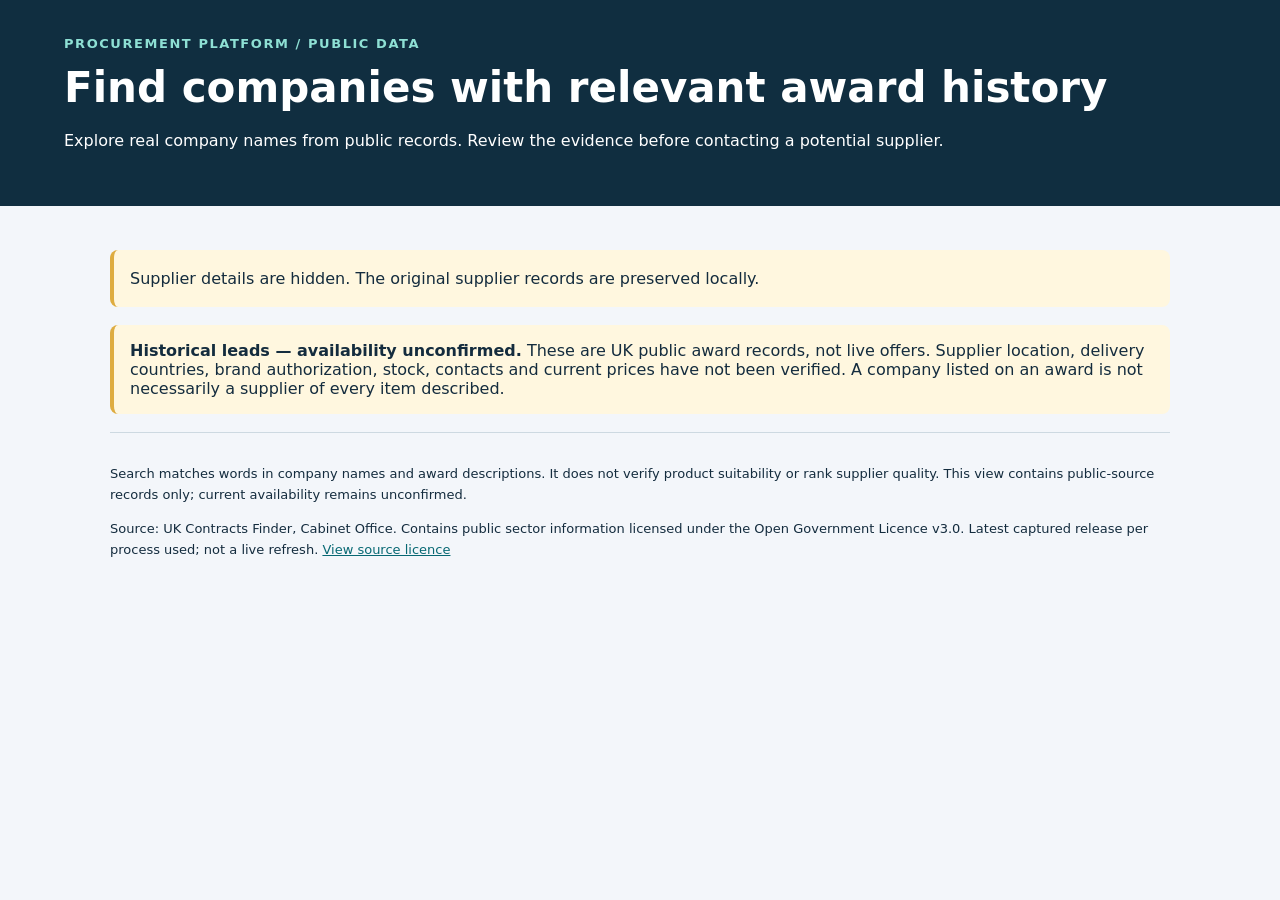
<file: ml/supplier_discovery.html>
<!doctype html>
<html lang="en"><meta charset="utf-8"><meta name="viewport" content="width=device-width, initial-scale=1">
<title>Procurement | Public supplier discovery</title>
<style>
:root{font:16px system-ui,sans-serif;color:#142c3e;background:#f3f6fa}*{box-sizing:border-box}body{margin:0}header{background:#102e40;color:white;padding:36px max(5vw,20px)}main{max-width:1100px;margin:auto;padding:26px 20px}h1{font-size:clamp(28px,4vw,42px);margin:12px 0}h2{font-size:20px;margin:8px 0}p{line-height:1.6}.eyebrow{color:#8ee0d4;font-weight:700;font-size:13px;letter-spacing:.12em}.note{padding:16px;border-left:4px solid #deac40;background:#fff7df;border-radius:8px;margin:18px 0}.controls{display:flex;gap:12px;flex-wrap:wrap;align-items:end}label{display:block;font-weight:600;margin-bottom:7px}input,select,button{font:inherit;padding:12px;border:1px solid #a8b8c4;border-radius:8px}input{width:100%}.search{flex:1;min-width:220px}button{cursor:pointer;background:#086b69;color:white;border:0}button.secondary{background:white;color:#16465b;border:1px solid #a8b8c4}.examples{display:flex;gap:8px;flex-wrap:wrap;margin:14px 0}.examples button{font-size:14px;padding:7px 12px}article{background:white;border:1px solid #d8e2ea;border-radius:12px;padding:22px;margin:16px 0}.badge{display:inline-block;background:#eaf4f4;color:#21615e;border-radius:5px;padding:4px 8px;font-size:12px;font-weight:700}.muted{color:#516575;font-size:14px}.evidence{border-top:1px solid #e3e9ed;padding-top:12px;margin-top:16px}a{color:#076873;overflow-wrap:anywhere}summary{cursor:pointer;color:#076873;padding:8px 0}.description{white-space:pre-wrap;overflow-wrap:anywhere}.empty{padding:35px;text-align:center;background:white;border-radius:12px}footer{border-top:1px solid #cdd9e1;padding-top:18px;font-size:13px}button:focus-visible,a:focus-visible,input:focus-visible,select:focus-visible{outline:3px solid #ecad38;outline-offset:3px}.toolbar{display:flex;justify-content:space-between;align-items:center;gap:12px;flex-wrap:wrap}
#form,.examples,.toolbar,#results,#more,#coverage{display:none!important}
</style>
<header><div class="eyebrow">PROCUREMENT PLATFORM / PUBLIC DATA</div><h1>Find companies with relevant award history</h1><p>Explore real company names from public records. Review the evidence before contacting a potential supplier.</p></header>
<main><p class="note" role="status">Supplier details are hidden. The original supplier records are preserved locally.</p><div class="note"><strong>Historical leads — availability unconfirmed.</strong> These are UK public award records, not live offers. Supplier location, delivery countries, brand authorization, stock, contacts and current prices have not been verified. A company listed on an award is not necessarily a supplier of every item described.</div>
<p id="coverage" class="muted"></p>
<form id="form" class="controls"><div class="search"><label for="query">Product, service, company or CPV code</label><input id="query" placeholder="Try microscope, gym equipment or bedding" maxlength="200"></div><div><label for="category">Award category</label><select id="category"><option value="">All categories</option><option value="goods">Goods</option><option value="services">Services</option><option value="works">Works</option></select></div><button>Find suppliers</button></form>
<div class="examples"><button type="button" class="secondary" data-query="microscope">Microscopes</button><button type="button" class="secondary" data-query="gym equipment">Gym equipment</button><button type="button" class="secondary" data-query="bedding">Bedding</button><button type="button" class="secondary" data-query="">Browse all</button></div>
<div class="toolbar"><p id="status" role="status" aria-live="polite"></p><button id="export" class="secondary" type="button">Download shortlist (0)</button></div><section id="results" aria-label="Supplier results"></section><button id="more" type="button" hidden>Show more</button>
<footer><p>Search matches words in company names and award descriptions. It does not verify product suitability or rank supplier quality. This view contains public-source records only; current availability remains unconfirmed.</p><p id="attribution"></p></footer></main>
<script id="data" type="application/json">{"source": "UK Contracts Finder, Cabinet Office", "retrieved_at": "2026-09-23T10:01:06.0430365Z", "license": "http://www.nationalarchives.gov.uk/doc/open-government-licence/version/3/", "sampling": "One bounded API page, not all 2025 notices or a representative market sample", "raw_sha256": "427B15D046104B3FBF37F379672EFAE31024FA4486175596D6988475F903FC63", "processes": 0, "suppliers": []}</script>
<script>
'use strict';
const data=JSON.parse(document.getElementById('data').textContent), selected=new Map();
const el=id=>document.getElementById(id), node=(tag,text,cls)=>{const n=document.createElement(tag);n.textContent=text;if(cls)n.className=cls;return n;};
const tokens=s=>new Set((s||'').normalize('NFD').replace(/[\u0300-\u036f]/g,'').toLowerCase().match(/[a-z0-9]+/g)||[]);
function matches(s,query,category){const wanted=[...tokens(query)];return s.evidence.filter(e=>{if(category&&e.category!==category)return false;const hay=tokens([s.name,e.title,e.description,JSON.stringify(e.classification)].join(' '));return wanted.every(t=>hay.has(t));});}
let found=[],shown=0;
el('coverage').textContent=`${data.suppliers.length} source supplier identities across ${data.processes} captured procurement processes. Retrieved ${data.retrieved_at.slice(0,10)}. ${data.sampling}. UK source coverage does not imply UK supplier location.`;
el('attribution').textContent=`Source: ${data.source}. Contains public sector information licensed under the Open Government Licence v3.0. Latest captured release per process used; not a live refresh.`;
const license=node('a','View source licence');license.href=data.license;license.target='_blank';license.rel='noopener noreferrer';el('attribution').append(' ',license);
function updateExport(){el('export').textContent=`Download shortlist (${selected.size})`;el('export').disabled=!selected.size;}
function addBatch(){for(const hit of found.slice(shown,shown+12)){const s=hit.s,card=node('article','');card.append(node('span','PUBLIC AWARD HISTORY','badge'),node('h2',s.name),node('p',`Source identity: ${s.id}`,'muted'));const choose=node('button',selected.has(s.id)?'Remove from shortlist':'Add to shortlist','secondary');choose.type='button';choose.setAttribute('aria-pressed',String(selected.has(s.id)));choose.onclick=()=>{if(selected.has(s.id))selected.delete(s.id);else selected.set(s.id,s);choose.textContent=selected.has(s.id)?'Remove from shortlist':'Add to shortlist';choose.setAttribute('aria-pressed',String(selected.has(s.id)));updateExport();};card.append(choose);for(const e of hit.evidence){const evidence=node('div','','evidence');evidence.append(node('strong',e.title||'Untitled award'),node('p',`Buyer: ${e.buyer||'Not stated'} | Category: ${e.category||'Not stated'} | Award date: ${(e.award_date||'Not stated').slice(0,10)}`,'muted'));if(e.classification)evidence.append(node('p',`${e.classification.scheme||'Classification'}: ${e.classification.id||''} ${e.classification.description||''}`,'muted'));const details=node('details','');details.append(node('summary','Read original award description'),node('p',e.description||'No description provided','description'));evidence.append(details);for(const url of e.notice_urls){const a=node('a','Open official award notice');a.href=url;a.target='_blank';a.rel='noopener noreferrer';evidence.append(a,document.createElement('br'));}if(!e.notice_urls.length)evidence.append(node('p','No notice link supplied in this record.'));card.append(evidence);}el('results').append(card);}shown=Math.min(shown+12,found.length);el('more').hidden=shown>=found.length;}
function run(){found=data.suppliers.map(s=>({s,evidence:matches(s,el('query').value,el('category').value)})).filter(h=>h.evidence.length);shown=0;el('results').replaceChildren();el('status').textContent=`${found.length} matching historical supplier identities`;if(!found.length)el('results').append(node('div','No matching lead in this limited sample. This does not mean no suppliers exist. Try fewer words or browse the example categories.','empty'));addBatch();}
el('form').onsubmit=e=>{e.preventDefault();run();};el('category').onchange=run;el('more').onclick=addBatch;document.querySelectorAll('[data-query]').forEach(b=>b.onclick=()=>{el('query').value=b.dataset.query;el('category').value='';run();});
el('export').onclick=()=>{const payload={record_kind:'Historical supplier leads, not quotations',availability:'Unconfirmed',source:data.source,retrieved_at:data.retrieved_at,license:data.license,raw_sha256:data.raw_sha256,suppliers:[...selected.values()]};const url=URL.createObjectURL(new Blob([JSON.stringify(payload,null,2)],{type:'application/json'}));const a=node('a','');a.href=url;a.download='public-supplier-shortlist.json';a.click();setTimeout(()=>URL.revokeObjectURL(url),1000);};
updateExport();run();
</script></html>
</file>
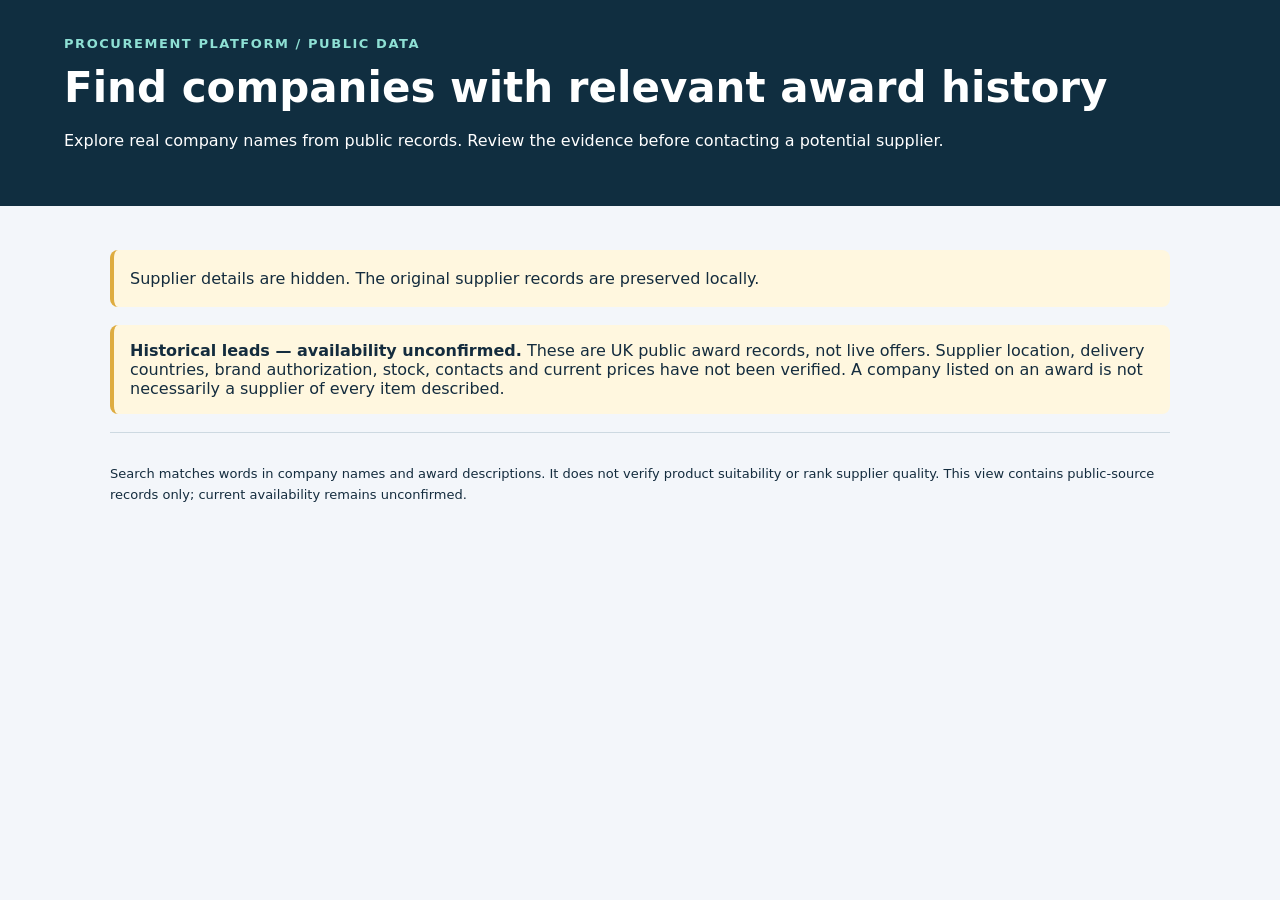
<file: ml/supplier_discovery_template.html>
<!doctype html>
<html lang="en"><meta charset="utf-8"><meta name="viewport" content="width=device-width, initial-scale=1">
<title>Procurement | Public supplier discovery</title>
<style>
:root{font:16px system-ui,sans-serif;color:#142c3e;background:#f3f6fa}*{box-sizing:border-box}body{margin:0}header{background:#102e40;color:white;padding:36px max(5vw,20px)}main{max-width:1100px;margin:auto;padding:26px 20px}h1{font-size:clamp(28px,4vw,42px);margin:12px 0}h2{font-size:20px;margin:8px 0}p{line-height:1.6}.eyebrow{color:#8ee0d4;font-weight:700;font-size:13px;letter-spacing:.12em}.note{padding:16px;border-left:4px solid #deac40;background:#fff7df;border-radius:8px;margin:18px 0}.controls{display:flex;gap:12px;flex-wrap:wrap;align-items:end}label{display:block;font-weight:600;margin-bottom:7px}input,select,button{font:inherit;padding:12px;border:1px solid #a8b8c4;border-radius:8px}input{width:100%}.search{flex:1;min-width:220px}button{cursor:pointer;background:#086b69;color:white;border:0}button.secondary{background:white;color:#16465b;border:1px solid #a8b8c4}.examples{display:flex;gap:8px;flex-wrap:wrap;margin:14px 0}.examples button{font-size:14px;padding:7px 12px}article{background:white;border:1px solid #d8e2ea;border-radius:12px;padding:22px;margin:16px 0}.badge{display:inline-block;background:#eaf4f4;color:#21615e;border-radius:5px;padding:4px 8px;font-size:12px;font-weight:700}.muted{color:#516575;font-size:14px}.evidence{border-top:1px solid #e3e9ed;padding-top:12px;margin-top:16px}a{color:#076873;overflow-wrap:anywhere}summary{cursor:pointer;color:#076873;padding:8px 0}.description{white-space:pre-wrap;overflow-wrap:anywhere}.empty{padding:35px;text-align:center;background:white;border-radius:12px}footer{border-top:1px solid #cdd9e1;padding-top:18px;font-size:13px}button:focus-visible,a:focus-visible,input:focus-visible,select:focus-visible{outline:3px solid #ecad38;outline-offset:3px}.toolbar{display:flex;justify-content:space-between;align-items:center;gap:12px;flex-wrap:wrap}
#form,.examples,.toolbar,#results,#more,#coverage{display:none!important}
</style>
<header><div class="eyebrow">PROCUREMENT PLATFORM / PUBLIC DATA</div><h1>Find companies with relevant award history</h1><p>Explore real company names from public records. Review the evidence before contacting a potential supplier.</p></header>
<main><p class="note" role="status">Supplier details are hidden. The original supplier records are preserved locally.</p><div class="note"><strong>Historical leads — availability unconfirmed.</strong> These are UK public award records, not live offers. Supplier location, delivery countries, brand authorization, stock, contacts and current prices have not been verified. A company listed on an award is not necessarily a supplier of every item described.</div>
<p id="coverage" class="muted"></p>
<form id="form" class="controls"><div class="search"><label for="query">Product, service, company or CPV code</label><input id="query" placeholder="Try microscope, gym equipment or bedding" maxlength="200"></div><div><label for="category">Award category</label><select id="category"><option value="">All categories</option><option value="goods">Goods</option><option value="services">Services</option><option value="works">Works</option></select></div><button>Find suppliers</button></form>
<div class="examples"><button type="button" class="secondary" data-query="microscope">Microscopes</button><button type="button" class="secondary" data-query="gym equipment">Gym equipment</button><button type="button" class="secondary" data-query="bedding">Bedding</button><button type="button" class="secondary" data-query="">Browse all</button></div>
<div class="toolbar"><p id="status" role="status" aria-live="polite"></p><button id="export" class="secondary" type="button">Download shortlist (0)</button></div><section id="results" aria-label="Supplier results"></section><button id="more" type="button" hidden>Show more</button>
<footer><p>Search matches words in company names and award descriptions. It does not verify product suitability or rank supplier quality. This view contains public-source records only; current availability remains unconfirmed.</p><p id="attribution"></p></footer></main>
<script id="data" type="application/json">__SUPPLIER_DATA__</script>
<script>
'use strict';
const data=JSON.parse(document.getElementById('data').textContent), selected=new Map();
const el=id=>document.getElementById(id), node=(tag,text,cls)=>{const n=document.createElement(tag);n.textContent=text;if(cls)n.className=cls;return n;};
const tokens=s=>new Set((s||'').normalize('NFD').replace(/[\u0300-\u036f]/g,'').toLowerCase().match(/[a-z0-9]+/g)||[]);
function matches(s,query,category){const wanted=[...tokens(query)];return s.evidence.filter(e=>{if(category&&e.category!==category)return false;const hay=tokens([s.name,e.title,e.description,JSON.stringify(e.classification)].join(' '));return wanted.every(t=>hay.has(t));});}
let found=[],shown=0;
el('coverage').textContent=`${data.suppliers.length} source supplier identities across ${data.processes} captured procurement processes. Retrieved ${data.retrieved_at.slice(0,10)}. ${data.sampling}. UK source coverage does not imply UK supplier location.`;
el('attribution').textContent=`Source: ${data.source}. Contains public sector information licensed under the Open Government Licence v3.0. Latest captured release per process used; not a live refresh.`;
const license=node('a','View source licence');license.href=data.license;license.target='_blank';license.rel='noopener noreferrer';el('attribution').append(' ',license);
function updateExport(){el('export').textContent=`Download shortlist (${selected.size})`;el('export').disabled=!selected.size;}
function addBatch(){for(const hit of found.slice(shown,shown+12)){const s=hit.s,card=node('article','');card.append(node('span','PUBLIC AWARD HISTORY','badge'),node('h2',s.name),node('p',`Source identity: ${s.id}`,'muted'));const choose=node('button',selected.has(s.id)?'Remove from shortlist':'Add to shortlist','secondary');choose.type='button';choose.setAttribute('aria-pressed',String(selected.has(s.id)));choose.onclick=()=>{if(selected.has(s.id))selected.delete(s.id);else selected.set(s.id,s);choose.textContent=selected.has(s.id)?'Remove from shortlist':'Add to shortlist';choose.setAttribute('aria-pressed',String(selected.has(s.id)));updateExport();};card.append(choose);for(const e of hit.evidence){const evidence=node('div','','evidence');evidence.append(node('strong',e.title||'Untitled award'),node('p',`Buyer: ${e.buyer||'Not stated'} | Category: ${e.category||'Not stated'} | Award date: ${(e.award_date||'Not stated').slice(0,10)}`,'muted'));if(e.classification)evidence.append(node('p',`${e.classification.scheme||'Classification'}: ${e.classification.id||''} ${e.classification.description||''}`,'muted'));const details=node('details','');details.append(node('summary','Read original award description'),node('p',e.description||'No description provided','description'));evidence.append(details);for(const url of e.notice_urls){const a=node('a','Open official award notice');a.href=url;a.target='_blank';a.rel='noopener noreferrer';evidence.append(a,document.createElement('br'));}if(!e.notice_urls.length)evidence.append(node('p','No notice link supplied in this record.'));card.append(evidence);}el('results').append(card);}shown=Math.min(shown+12,found.length);el('more').hidden=shown>=found.length;}
function run(){found=data.suppliers.map(s=>({s,evidence:matches(s,el('query').value,el('category').value)})).filter(h=>h.evidence.length);shown=0;el('results').replaceChildren();el('status').textContent=`${found.length} matching historical supplier identities`;if(!found.length)el('results').append(node('div','No matching lead in this limited sample. This does not mean no suppliers exist. Try fewer words or browse the example categories.','empty'));addBatch();}
el('form').onsubmit=e=>{e.preventDefault();run();};el('category').onchange=run;el('more').onclick=addBatch;document.querySelectorAll('[data-query]').forEach(b=>b.onclick=()=>{el('query').value=b.dataset.query;el('category').value='';run();});
el('export').onclick=()=>{const payload={record_kind:'Historical supplier leads, not quotations',availability:'Unconfirmed',source:data.source,retrieved_at:data.retrieved_at,license:data.license,raw_sha256:data.raw_sha256,suppliers:[...selected.values()]};const url=URL.createObjectURL(new Blob([JSON.stringify(payload,null,2)],{type:'application/json'}));const a=node('a','');a.href=url;a.download='public-supplier-shortlist.json';a.click();setTimeout(()=>URL.revokeObjectURL(url),1000);};
updateExport();run();
</script></html>
</file>
<file: static/assets/index-9zRO5Id7.css>
@import "https://fonts.googleapis.com/css2?family=Inter:wght@400;500;600;700;800&display=swap";@layer components;@layer properties{@supports (((-webkit-hyphens:none)) and (not (margin-trim:block))) or ((-moz-orient:inline) and (not (color:rgb(from red r g b)))){*,:before,:after,::backdrop{--tw-rotate-x:initial;--tw-rotate-y:initial;--tw-rotate-z:initial;--tw-skew-x:initial;--tw-skew-y:initial;--tw-border-style:solid;--tw-blur:initial;--tw-brightness:initial;--tw-contrast:initial;--tw-grayscale:initial;--tw-hue-rotate:initial;--tw-invert:initial;--tw-opacity:initial;--tw-saturate:initial;--tw-sepia:initial;--tw-drop-shadow:initial;--tw-drop-shadow-color:initial;--tw-drop-shadow-alpha:100%;--tw-drop-shadow-size:initial}}}@layer theme{:root,:host{--font-sans:"Inter", sans-serif;--font-mono:ui-monospace, SFMono-Regular, Menlo, Monaco, Consolas, "Liberation Mono", "Courier New", monospace;--default-transition-duration:.15s;--default-transition-timing-function:cubic-bezier(.4, 0, .2, 1);--default-font-family:var(--font-sans);--default-mono-font-family:var(--font-mono)}}@layer base{*,:after,:before,::backdrop{box-sizing:border-box;border:0 solid;margin:0;padding:0}::file-selector-button{box-sizing:border-box;border:0 solid;margin:0;padding:0}html,:host{-webkit-text-size-adjust:100%;tab-size:4;line-height:1.5;font-family:var(--default-font-family,-apple-system, BlinkMacSystemFont, "Segoe UI", Roboto, "Helvetica Neue", "Noto Sans", Arial, sans-serif, "Apple Color Emoji", "Segoe UI Emoji", "Segoe UI Symbol", "Noto Color Emoji");font-feature-settings:var(--default-font-feature-settings,normal);font-variation-settings:var(--default-font-variation-settings,normal);-webkit-tap-highlight-color:transparent}hr{height:0;color:inherit;border-top-width:1px}abbr:where([title]){-webkit-text-decoration:underline dotted;text-decoration:underline dotted}h1,h2,h3,h4,h5,h6{font-size:inherit;font-weight:inherit}a{color:inherit;-webkit-text-decoration:inherit;-webkit-text-decoration:inherit;-webkit-text-decoration:inherit;-webkit-text-decoration:inherit;text-decoration:inherit}b,strong{font-weight:bolder}code,kbd,samp,pre{font-family:var(--default-mono-font-family,ui-monospace, SFMono-Regular, Menlo, Monaco, Consolas, "Liberation Mono", "Courier New", monospace);font-feature-settings:var(--default-mono-font-feature-settings,normal);font-variation-settings:var(--default-mono-font-variation-settings,normal);font-size:1em}small{font-size:80%}sub,sup{vertical-align:baseline;font-size:75%;line-height:0;position:relative}sub{bottom:-.25em}sup{top:-.5em}table{text-indent:0;border-color:inherit;border-collapse:collapse}:-moz-focusring:where(:not(iframe)){outline:auto}progress{vertical-align:baseline}summary{display:list-item}ol,ul,menu{list-style:none}img,svg,video,canvas,audio,iframe,embed,object{vertical-align:middle;display:block}img,video{max-width:100%;height:auto}button,input,select,optgroup,textarea{font:inherit;font-feature-settings:inherit;font-variation-settings:inherit;letter-spacing:inherit;color:inherit;opacity:1;background-color:#0000;border-radius:0}::file-selector-button{font:inherit;font-feature-settings:inherit;font-variation-settings:inherit;letter-spacing:inherit;color:inherit;opacity:1;background-color:#0000;border-radius:0}:where(select:is([multiple],[size])) optgroup{font-weight:bolder}:where(select:is([multiple],[size])) optgroup option{padding-inline-start:20px}::file-selector-button{margin-inline-end:4px}::placeholder{opacity:1}@supports (not ((-webkit-appearance:-apple-pay-button))) or (contain-intrinsic-size:1px){::placeholder{color:currentColor}@supports (color:color-mix(in lab, red, red)){::placeholder{color:color-mix(in oklab, currentcolor 50%, transparent)}}}textarea{resize:vertical}::-webkit-search-decoration{-webkit-appearance:none}::-webkit-date-and-time-value{min-height:1lh;text-align:inherit}::-webkit-datetime-edit{display:inline-flex}::-webkit-datetime-edit-fields-wrapper{padding:0}::-webkit-datetime-edit{padding-block:0}::-webkit-datetime-edit-year-field{padding-block:0}::-webkit-datetime-edit-month-field{padding-block:0}::-webkit-datetime-edit-day-field{padding-block:0}::-webkit-datetime-edit-hour-field{padding-block:0}::-webkit-datetime-edit-minute-field{padding-block:0}::-webkit-datetime-edit-second-field{padding-block:0}::-webkit-datetime-edit-millisecond-field{padding-block:0}::-webkit-datetime-edit-meridiem-field{padding-block:0}::-webkit-calendar-picker-indicator{line-height:1}:-moz-ui-invalid{box-shadow:none}button,input:where([type=button],[type=reset],[type=submit]){appearance:button}::file-selector-button{appearance:button}::-webkit-inner-spin-button{height:auto}::-webkit-outer-spin-button{height:auto}[hidden]:where(:not([hidden=until-found])){display:none!important}:root{--lightningcss-light: ;--lightningcss-dark:initial;color-scheme:dark;color:#f8f8fc;scroll-behavior:smooth;background:#050816;font-family:Inter,sans-serif}body{background:#050816;min-width:320px;min-height:100vh}button,a{-webkit-tap-highlight-color:transparent}button{cursor:pointer}button:focus-visible,a:focus-visible,input:focus-visible{outline-offset:3px;outline:2px solid #65d9ef}}@layer utilities{.visible{visibility:visible}.fixed{position:fixed}.static{position:static}.container{width:100%}@media (width>=40rem){.container{max-width:40rem}}@media (width>=48rem){.container{max-width:48rem}}@media (width>=64rem){.container{max-width:64rem}}@media (width>=80rem){.container{max-width:80rem}}@media (width>=96rem){.container{max-width:96rem}}.block{display:block}.flex{display:flex}.grid{display:grid}.hidden{display:none}.inline{display:inline}.table{display:table}.transform{transform:var(--tw-rotate-x, ) var(--tw-rotate-y, ) var(--tw-rotate-z, ) var(--tw-skew-x, ) var(--tw-skew-y, )}.border{border-style:var(--tw-border-style);border-width:1px}.uppercase{text-transform:uppercase}.underline{text-decoration-line:underline}.filter{filter:var(--tw-blur, ) var(--tw-brightness, ) var(--tw-contrast, ) var(--tw-grayscale, ) var(--tw-hue-rotate, ) var(--tw-invert, ) var(--tw-saturate, ) var(--tw-sepia, ) var(--tw-drop-shadow, )}.transition{transition-property:color,background-color,border-color,outline-color,text-decoration-color,fill,stroke,--tw-gradient-from,--tw-gradient-via,--tw-gradient-to,opacity,box-shadow,transform,translate,scale,rotate,filter,-webkit-backdrop-filter,backdrop-filter,display,content-visibility,overlay,pointer-events;transition-timing-function:var(--tw-ease,var(--default-transition-timing-function));transition-duration:var(--tw-duration,var(--default-transition-duration))}}@keyframes drift{0%,to{transform:translateY(0)rotate(-3deg)}50%{transform:translateY(-14px)rotate(2deg)}}@keyframes orbit{to{transform:rotate(360deg)}}@keyframes pulse{50%{opacity:.5}}.nav{z-index:50;grid-template-columns:1fr auto 1fr;align-items:center;height:76px;padding:0 clamp(22px,5.55vw,80px);transition:all .3s;display:grid;position:fixed;top:0;left:0;right:0}.nav-scrolled{-webkit-backdrop-filter:blur(20px);backdrop-filter:blur(20px);background:#050816bf;border-bottom:1px solid #ffffff14}.brand{color:#fff;letter-spacing:-.7px;align-items:center;width:max-content;font-size:20px;text-decoration:none;display:flex}.brand b{font-weight:700}.brand>span:last-child{color:#9a83fb;font-weight:700}.mark{justify-content:center;align-items:center;width:28px;height:28px;margin-right:10px;display:inline-flex;position:relative;transform:rotate(-11deg)}.mark i{background:linear-gradient(#8b5cf6,#20c4e4);border-radius:6px;width:6px;position:absolute;box-shadow:0 0 10px #8b5cf6}.mark i:first-child{height:16px;left:4px}.mark i:nth-child(2){height:23px}.mark i:nth-child(3){height:12px;right:4px}.nav-links{gap:38px;display:flex}.nav-links a{color:#a9b0c4;font-size:13px;text-decoration:none;transition:all .2s}.nav-links a:hover{color:#fff}.nav-actions{justify-self:end;align-items:center;gap:18px;display:flex}.login-link{color:#aeb6c8;min-height:44px;font-size:12px}.login-link:hover{color:#fff}.mobile-signin{text-align:left;color:#c4b7f5;min-height:44px;padding:0 12px;font-size:13px}.btn{color:#fff;background:linear-gradient(135deg,#8b5cf6,#6d44e7);border:1px solid #ffffff29;border-radius:10px;justify-content:center;align-items:center;gap:10px;min-height:48px;padding:0 21px;font-size:13px;font-weight:650;text-decoration:none;transition:all .2s;display:inline-flex;box-shadow:0 12px 35px #7046e73d,inset 0 1px #ffffff40}.btn:hover{border-color:#b7a5ff;transform:translateY(-2px);box-shadow:0 16px 45px #7046e766,0 0 0 1px #8b5cf633}.btn-small{justify-self:end;min-height:40px;padding:0 16px}.btn-secondary{color:#d9ddea;background:#ffffff0b;box-shadow:inset 0 1px #ffffff14}.btn-secondary:hover{background:#ffffff17}.play{border:1px solid #6c7285;border-radius:50%;place-items:center;width:22px;height:22px;padding-left:1px;font-size:8px;display:grid}.menu-btn,.mobile-menu{display:none}.hero{background:radial-gradient(at 77% 42%,#08b5d717,#0000 27%),radial-gradient(at 60% 55%,#8b5cf624,#0000 36%);grid-template-columns:5fr 7fr;align-items:center;min-height:820px;padding:150px clamp(24px,5.55vw,80px) 80px;display:grid;position:relative;overflow:hidden}.hero:after{content:"";pointer-events:none;background:linear-gradient(90deg,#050816 0%,#0000 48%),linear-gradient(#0000 80%,#050816);position:absolute;inset:0}.hero-glow{filter:blur(30px);background:radial-gradient(circle,#7d4fef2e,#06b6d40d 45%,#0000 70%);border-radius:50%;width:650px;height:650px;position:absolute;top:12%;right:5%}.particles{opacity:.4;background-image:radial-gradient(#a9dff0 1px,#0000 1px),radial-gradient(#a783fa .8px,#0000 .8px);background-position:20px 40px,70px 10px;background-size:173px 173px,113px 113px;position:absolute;inset:0;-webkit-mask-image:linear-gradient(90deg,#0000 30%,#000);mask-image:linear-gradient(90deg,#0000 30%,#000)}.hero-copy{z-index:2;max-width:630px}.eyebrow,.section-kicker{letter-spacing:2px;color:#a69dfb;align-items:center;gap:10px;font-size:11px;font-weight:700;display:flex}.eyebrow svg{color:#28c6df}.hero h1{letter-spacing:-4.6px;margin:25px 0;font-size:clamp(52px,5.2vw,78px);font-weight:700;line-height:1.03}.hero h1 span,.section-intro h2 span,.pricing h2 span,.faq h2 span,.final-cta h2 span{color:#0000;background:linear-gradient(90deg,#b49aff,#58d8eb);-webkit-background-clip:text;background-clip:text}.hero-copy>p{color:#abb3c7;max-width:570px;font-size:17px;line-height:1.7}.hero-actions{gap:12px;margin-top:34px;display:flex}.hero-proof{gap:21px;margin-top:30px;display:flex}.hero-proof span{color:#7f899f;align-items:center;gap:7px;font-size:11px;display:flex}.hero-proof svg{color:#59cbdc}.visual{z-index:3;min-width:0;height:650px;position:relative}.sphere{aspect-ratio:1;background:radial-gradient(circle at 35% 26%,#ffffff59,#5748b017 17%,#080b25a6 49%,#050816f2 72%),conic-gradient(from 170deg,#06b6d4,#6233c5,#ec4899,#06b6d4);border-radius:50%;width:min(36vw,500px);animation:7s ease-in-out infinite drift;position:absolute;top:1%;left:17%;box-shadow:inset -28px -22px 70px #06b6d42b,inset 25px 15px 60px #a481ff33,0 0 2px 2px #a996ff,0 0 32px #8b5cf6cc,0 0 90px #06b6d447}.sphere:before{content:"";background:radial-gradient(circle at 30% 22%,#d2efff33,#0000 10%),linear-gradient(145deg,#ffffff12,#0000 40%);border-radius:50%;position:absolute;inset:3px;box-shadow:inset 0 0 45px #ffffff14}.sphere:after{content:"";clip-path:circle(35%);background:linear-gradient(120deg,#0000 30%,#ffffff12,#0000 60%);border-radius:50%;position:absolute;inset:-20%;transform:rotate(-20deg)}.sphere-shine{filter:blur(17px);background:#ffffff1f;border-radius:50%;width:60%;height:20%;position:absolute;top:3%;left:20%}.sphere-core{opacity:.5;place-items:center;display:grid;position:absolute;inset:0;transform:scale(2.2)}.sphere-core .mark{margin:0}.orbit{border:1px solid #9182e12e;border-radius:50%;width:90%;height:67%;position:absolute;top:5%;left:5%;transform:rotate(-15deg)}.orbit:after{content:"";background:#6ee9ff;border-radius:50%;width:5px;height:5px;position:absolute;top:8%;left:15%;box-shadow:0 0 12px #6ee9ff}.orbit-b{width:74%;left:14%;transform:rotate(29deg)}.quote-glass{-webkit-backdrop-filter:blur(24px);backdrop-filter:blur(24px);background:linear-gradient(125deg,#131837e0,#080d22b0);border:1px solid #b3beff40;border-radius:18px;width:min(91%,590px);padding:20px;position:absolute;bottom:20px;left:4%;transform:perspective(900px)rotateY(-4deg)rotateX(1deg);box-shadow:0 35px 90px #0009,inset 0 1px #ffffff26,0 0 45px #623ec926}.glass-head,.quote-labels,.quote-row,.glass-foot{justify-content:space-between;align-items:center;display:flex}.glass-head>div{flex-direction:column;gap:5px;display:flex}.glass-head span,.quote-labels{letter-spacing:1.5px;color:#7e879f;font-size:9px}.glass-head strong{font-size:15px}.live{background:#29cc9712;border:1px solid #2fd8a740;border-radius:6px;padding:6px 9px;color:#4ed7ae!important}.quote-labels{margin:22px 0 7px;padding:0 10px}.quote-row{border-top:1px solid #ffffff12;height:56px;padding:0 10px;font-size:12px}.quote-row>span{align-items:center;gap:10px;display:flex}.quote-row strong{font-size:13px}.quote-row.winner{background:linear-gradient(90deg,#3fc6bb1a,#0000);border-color:#44d5c640;border-radius:8px}.quote-row em,.supplier-name em{letter-spacing:1px;color:#4fd6b8;border:1px solid #2ddcb833;border-radius:4px;padding:4px 6px;font-size:8px;font-style:normal}.avatar{border-radius:7px;place-items:center;width:27px;height:27px;font-size:10px;font-style:normal;display:grid}.avatar.a{color:#b69cff;background:#302358}.avatar.b{color:#65e7ef;background:#123e4f}.glass-foot{color:#768098;padding-top:15px;font-size:10px}.glass-foot span{gap:7px;display:flex}.glass-foot button{background:#7650e7;border-radius:7px;place-items:center;width:30px;height:30px;display:grid}.float-chip{-webkit-backdrop-filter:blur(12px);backdrop-filter:blur(12px);color:#b8c1d5;background:#090e25b8;border:1px solid #ffffff29;border-radius:8px;align-items:center;gap:7px;padding:9px 12px;font-size:10px;display:flex;position:absolute;box-shadow:0 15px 30px #0008}.pulse{background:#54e2ba;border-radius:50%;width:6px;height:6px;animation:1.5s infinite pulse;box-shadow:0 0 8px #54e2ba}.roles{border-top:1px solid #ffffff0f;border-bottom:1px solid #ffffff0f;flex-direction:column;justify-content:center;align-items:center;gap:28px;min-height:155px;padding:25px;display:flex}.roles>span{letter-spacing:2px;color:#5e687c;font-size:9px}.roles>div{gap:clamp(30px,6vw,90px);display:flex}.roles b{color:#8790a4;align-items:center;gap:10px;font-size:14px;font-weight:550;display:flex}.role-mark{border:1px solid #596179;border-radius:3px;width:17px;height:17px;display:block;transform:rotate(45deg)}.r1{border-radius:50%;transform:none}.r2{border-width:0 0 2px 2px;transform:none}.r3{border-radius:9px 2px}.section{max-width:1440px;margin:auto;padding:110px clamp(24px,5.55vw,80px)}.section-kicker>span{background:#8b5cf6;width:22px;height:1px;box-shadow:0 0 8px #8b5cf6}.section-intro{justify-content:space-between;align-items:end;margin:20px 0 54px;display:flex}.section-intro h2,.pricing h2,.faq h2{letter-spacing:-2.5px;font-size:clamp(34px,3.2vw,47px);font-weight:620;line-height:1.13}.section-intro p{color:#8993a9;max-width:420px;font-size:14px;line-height:1.7}.feature-grid{grid-template-columns:repeat(4,1fr);gap:14px;display:grid}.feature-card{text-align:left;min-height:410px;color:inherit;background:linear-gradient(145deg,#ffffff0a,#ffffff04);border:1px solid #ffffff17;border-radius:14px;padding:22px;transition:all .25s;position:relative;overflow:hidden}.feature-card:hover,.feature-card.selected{background:linear-gradient(145deg,#8b5cf61a,#ffffff05);border-color:#8b5cf68c;transform:translateY(-5px);box-shadow:0 25px 60px #00000040}.feature-top{justify-content:space-between;align-items:center;display:flex}.feature-top i{color:#aa8fff;background:#17152d;border-radius:10px;place-items:center;width:40px;height:40px;display:grid}.feature-top span{color:#565f75;font-size:10px}.feature-card h3{margin:24px 0 10px;font-size:17px}.feature-card>p{color:#828ca2;font-size:12px;line-height:1.65}.mini-visual{background:#090d20;border:1px solid #ffffff12;border-radius:9px;height:125px;margin-top:20px;position:relative;overflow:hidden}.mini-0 span{border:1px solid #252c49;border-radius:4px;width:70%;height:22px;position:absolute;left:15%}.mini-0 span:first-child{top:20px}.mini-0 span:nth-child(2){border-color:#7858d8;top:52px;box-shadow:0 0 20px #53a4}.mini-0 span:nth-child(3){top:84px}.mini-1{gap:7px;padding:20px;display:flex}.mini-1 i{background:linear-gradient(#151a31,#0c1023);border:1px solid #262c45;border-radius:5px;flex:1}.mini-1 i:nth-child(2){border-color:#7252ce;transform:translateY(-5px)}.mini-2{padding:22px}.mini-2 b{background:#171b31;border-radius:3px;height:13px;margin-bottom:10px;display:block}.mini-2 b:nth-child(2){width:70%}.mini-2 b:nth-child(3){background:#34275e;width:90%}.mini-3{align-items:end;gap:14px;padding:20px;display:flex}.mini-3 em{background:linear-gradient(#5f43bb,#251c4a);border-radius:5px 5px 0 0;width:45%;height:50%}.mini-3 em+em{background:linear-gradient(#167e8e,#16384b);height:78%}.feature-meta{color:#6e788e;border-top:1px solid #ffffff14;justify-content:space-between;padding-top:14px;font-size:10px;display:flex;position:absolute;bottom:20px;left:22px;right:22px}.feature-meta svg{color:#9d85fb}.showcase-wrap{background:linear-gradient(#0000,#5c3aac12,#0000);max-width:none;padding-left:clamp(24px,8.3vw,120px);padding-right:clamp(24px,8.3vw,120px)}.center{text-align:center;display:block}.center p{margin:16px auto}.showcase-wrap>.section-kicker{justify-content:center}.showcase{background:#080b1c;border:1px solid #a390ff47;border-radius:17px;max-width:1200px;margin:auto;overflow:hidden;box-shadow:0 0 100px #5f3ab633,0 40px 90px #0008}.showcase-top{border-bottom:1px solid #1b1f36;justify-content:space-between;align-items:center;height:40px;padding:0 17px;display:flex}.window-dots{gap:6px;display:flex}.window-dots i{background:#42475b;border-radius:50%;width:7px;height:7px}.window-dots i:first-child{background:#6e4777}.demo-label{letter-spacing:1.2px;color:#70798e;font-size:8px}.demo-label span{background:#49d6b2;border-radius:50%;width:5px;height:5px;display:inline-block;box-shadow:0 0 7px #49d6b2}.demo-shell{min-height:570px;display:flex}.demo-side{border-right:1px solid #171b30;flex-direction:column;align-items:center;width:60px;padding:22px 0;display:flex}.demo-side .mark{margin:0;transform:scale(.75)rotate(-11deg)}.demo-side-icons{flex-direction:column;gap:18px;margin-top:55px;display:flex}.demo-side-icons i{border:1px solid #343a52;border-radius:5px;width:20px;height:20px}.demo-side-icons .active{background:#6c47d8;border-color:#9275ed;box-shadow:0 0 18px #7048e577}.user-dot{background:linear-gradient(145deg,#3c4160,#1a1e36);border-radius:50%;width:25px;height:25px;margin-top:auto}.demo-main{flex:1;min-width:0;padding:30px}.demo-heading{justify-content:space-between;align-items:center;display:flex}.demo-heading span,.comparison-head span{color:#8d7be9;letter-spacing:1.4px;font-size:8px}.demo-heading h3{margin-top:6px;font-size:21px}.demo-heading button{color:#778096;align-items:center;gap:7px;font-size:9px;display:flex}.demo-heading button span{background:#4ed6b2;border-radius:50%;width:5px;height:5px}.tabs{border-bottom:1px solid #1b2036;grid-template-columns:repeat(4,1fr);margin:30px 0 25px;display:grid}.tabs button{color:#6f788e;border-bottom:2px solid #0000;justify-content:center;align-items:center;gap:9px;min-height:49px;font-size:10px;display:flex}.tabs button[aria-selected=true]{color:#b6a4fd;border-color:#8b5cf6}.tabs button i{border:1px solid #384058;border-radius:50%;place-items:center;width:18px;height:18px;font-size:8px;font-style:normal;display:grid}.tabs button[aria-selected=true] i{color:#fff;background:#744de1;border-color:#8a68ee}.review-grid{grid-template-columns:1.7fr .8fr;gap:18px;display:grid}.comparison,.scenario,.stage-panel{background:#090d20;border:1px solid #1b2037;border-radius:11px;padding:20px}.comparison-head{justify-content:space-between;align-items:start;margin-bottom:17px;display:flex}.comparison-head h4,.scenario h4{margin-top:5px;font-size:15px}.supplier-quote{border:1px solid #20263e;border-radius:8px;margin-top:10px;padding:15px}.supplier-quote.best{background:linear-gradient(90deg,#1e8d7c1a,#0000);border-color:#41d2b575}.supplier-name{align-items:center;gap:10px;display:flex}.supplier-name>div{flex-direction:column;display:flex}.supplier-name b{font-size:11px}.supplier-name span{color:#70798f;margin-top:3px;font-size:8px}.supplier-name em{margin-left:auto}.math{border-top:1px solid #1c2136;grid-template-columns:repeat(3,1fr);margin-top:15px;padding-top:12px;display:grid}.math span{color:#6c758a;flex-direction:column;gap:6px;font-size:8px;display:flex}.math strong{color:#d9ddea;font-size:11px}.scenario{padding:22px}.scenario-tag{letter-spacing:1px;color:#9e88f8;align-items:center;gap:6px;font-size:8px;display:flex}.scenario p{color:#737d92;margin:7px 0 24px;font-size:10px}.scenario label{color:#8d96a9;justify-content:space-between;font-size:9px;display:flex}.scenario output{color:#fff;font-size:12px;font-weight:650}.scenario input{accent-color:#8b5cf6;width:100%;margin:15px 0}.presets{grid-template-columns:repeat(3,1fr);gap:5px;display:grid}.presets button{color:#768097;border:1px solid #272d46;border-radius:5px;min-height:32px;font-size:8px}.presets .on{color:#c6b8ff;background:#261d48;border-color:#7855df}.result{background:#2ac1a612;border:1px solid #2ac1a633;border-radius:7px;flex-direction:column;margin-top:24px;padding:14px;display:flex}.result span{color:#78a89e;font-size:8px}.result strong{color:#55ddbe;margin-top:4px;font-size:20px}.stage-panel{min-height:315px}.req-panel{grid-template-columns:1fr 1fr;gap:10px;display:grid}.req-panel div{border:1px solid #23283e;border-radius:8px;flex-direction:column;gap:10px;padding:20px;display:flex}.req-panel span{letter-spacing:1px;color:#717a91;font-size:8px}.req-panel strong{font-size:13px}.supplier-list>div{border-bottom:1px solid #20253a;align-items:center;gap:12px;height:76px;display:flex}.supplier-list span{flex-direction:column;flex:1;display:flex}.supplier-list strong{font-size:12px}.supplier-list small{color:#70798d;margin-top:4px;font-size:9px}.supplier-list button{color:#ac98f4;border:1px solid #383050;border-radius:5px;padding:7px 10px;font-size:9px}.compare-mini{grid-template-columns:1.2fr 1fr 1fr;gap:0;display:grid}.compare-mini>div{padding:12px}.compare-mini>div b,.compare-mini>div small{display:block}.compare-mini>div small{color:#697388;margin-top:4px;font-size:9px}.compare-mini>span,.compare-mini>strong{border-top:1px solid #20253b;padding:14px;font-size:10px}.compare-mini>span{color:#778096}.compare-mini>strong{color:#b6a3f7}.voices{padding-top:120px}.principles{grid-template-columns:repeat(3,1fr);gap:15px;display:grid}.principles article{background:linear-gradient(145deg,#ffffff06,#0000);border:1px solid #191e33;border-radius:13px;flex-direction:column;min-height:360px;padding:25px;display:flex}.principles article>span{color:#575f74;font-size:9px}.principles blockquote{letter-spacing:-.6px;color:#dce0ea;margin:45px 0;font-size:20px;line-height:1.45}.principles article>div{border-top:1px solid #202438;margin-top:auto;padding-top:20px}.principles b{letter-spacing:1.2px;color:#9b83f5;font-size:9px}.principles p{color:#747e93;margin-top:8px;font-size:11px;line-height:1.55}.pricing{grid-template-columns:1fr 430px;align-items:center;gap:100px;display:grid}.pricing h2{margin:22px 0}.pricing-copy>p{color:#8790a4;max-width:500px;font-size:14px;line-height:1.7}.pricing ul{grid-template-columns:1fr 1fr;gap:15px;margin-top:30px;display:grid}.pricing li{color:#aab2c3;align-items:center;gap:8px;font-size:11px;list-style:none;display:flex}.pricing li svg{color:#4bd5b7}.plan-card{background:linear-gradient(145deg,#704bcc29,#090c1db3);border:1px solid #977ff466;border-radius:16px;padding:30px;box-shadow:0 30px 80px #0007,0 0 60px #6e4bcd1f}.plan-head{justify-content:space-between;display:flex}.plan-head span{letter-spacing:1.5px;color:#8e7de2;font-size:8px}.plan-head h3{margin-top:6px;font-size:21px}.plan-head i{color:#ac92ff;background:#272049;border-radius:10px;place-items:center;width:40px;height:40px;display:grid}.plan-card>p{color:#818ba0;margin:17px 0;font-size:11px;line-height:1.6}.plan-price{border-top:1px solid #2a2c45;border-bottom:1px solid #2a2c45;justify-content:space-between;align-items:end;padding:20px 0;display:flex}.plan-price strong{font-size:31px}.plan-price span{color:#737c90;font-size:9px}.plan-card .btn{width:100%;margin:22px 0 14px}.plan-card>small{color:#687287;justify-content:center;align-items:center;gap:6px;font-size:9px;display:flex}.faq{grid-template-columns:.8fr 1.2fr;gap:100px;display:grid}.faq h2{margin:22px 0}.faq-intro>p{color:#828ca0;max-width:360px;font-size:13px;line-height:1.7}.faq-intro>a{color:#ab96fc;align-items:center;gap:8px;margin-top:24px;font-size:11px;text-decoration:none;display:flex}.accordion>div{border-bottom:1px solid #1e2338}.accordion button{text-align:left;grid-template-columns:35px 1fr 30px;align-items:center;width:100%;min-height:72px;display:grid}.accordion button>span{color:#5c6578;font-size:9px}.accordion button>b{font-size:13px;font-weight:550}.accordion button>i{border:1px solid #30364c;border-radius:50%;place-items:center;width:27px;height:27px;transition:all .2s;display:grid}.accordion .open button>i{color:#ad98f9;border-color:#75d;transform:rotate(180deg)}.accordion p{color:#828ba0;padding:0 45px 22px 35px;font-size:12px;line-height:1.7}.final-cta{text-align:center;background:radial-gradient(at 50% 100%,#5b36ba42,#0000 52%);border-top:1px solid #171b2c;border-bottom:1px solid #171b2c;flex-direction:column;justify-content:center;align-items:center;min-height:500px;display:flex;position:relative;overflow:hidden}.final-cta h2{letter-spacing:-3.5px;margin:22px 0;font-size:clamp(44px,5vw,67px);line-height:1.04}.final-cta p{color:#848ea3;max-width:470px;font-size:13px;line-height:1.6}.final-cta .btn{margin-top:28px}.cta-orb{filter:blur(5px);background:#7650d8;border-radius:50%;width:480px;height:200px;position:absolute;bottom:-175px;box-shadow:0 -30px 100px #865de2}footer{padding:65px clamp(24px,5.55vw,80px) 25px}.footer-main{grid-template-columns:2fr repeat(3,1fr);gap:70px;max-width:1280px;margin:auto;display:grid}.footer-main>div{flex-direction:column;align-items:flex-start;gap:13px;display:flex}.footer-main p{color:#697387;max-width:230px;margin-top:5px;font-size:11px;line-height:1.6}.footer-main b{letter-spacing:1.3px;font-size:9px}.footer-main a:not(.brand),.footer-main button{color:#737d91;font-size:10px;text-decoration:none}.footer-main a:hover,.footer-main button:hover{color:#fff}.footer-bottom{color:#515a6f;border-top:1px solid #181d2e;justify-content:space-between;max-width:1280px;margin:45px auto 0;padding-top:20px;font-size:9px;display:flex}.workspace{background:radial-gradient(circle at 65% 10%,#5c3bb31a,#0000 30%),#070a17;min-height:100vh;display:flex}.workspace-side{border-right:1px solid #1b1f32;flex-direction:column;width:235px;padding:24px 17px;display:flex}.workspace-side nav{flex-direction:column;gap:5px;margin-top:55px;display:flex}.workspace-side nav button{color:#767f94;border-radius:8px;align-items:center;gap:11px;min-height:44px;padding:0 12px;font-size:11px;display:flex}.workspace-side nav button.active{color:#b39dfb;background:#1d1735}.demo-notice{color:#9b86eb;border:1px solid #27233c;border-radius:10px;grid-template-columns:25px 1fr;margin-top:auto;padding:14px;display:grid}.demo-notice b{font-size:10px}.demo-notice span{color:#656f84;grid-column:2;margin-top:4px;font-size:8px}.workspace-main{flex:1;min-width:0;padding:0 clamp(24px,4vw,60px) 60px}.workspace-main>header{border-bottom:1px solid #171c2d;justify-content:space-between;align-items:center;height:105px;display:flex}.workspace-main header span,.workspace-hero span,.table-title span{color:#8878d7;letter-spacing:1.3px;font-size:8px}.workspace-main header h1{margin-top:5px;font-size:23px}.workspace-actions{gap:9px;display:flex}.workspace-actions button{border:1px solid #262c40;border-radius:8px;min-height:40px;padding:0 14px;font-size:10px}.workspace-actions button:first-child{place-items:center;width:40px;padding:0;display:grid}.workspace-hero{background:linear-gradient(110deg,#6a46c82e,#070a18b3),radial-gradient(circle at 80%,#12a8c71a,#0000 30%);border:1px solid #27223c;border-radius:15px;justify-content:space-between;align-items:center;min-height:210px;margin-top:35px;padding:38px;display:flex}.workspace-hero h2{max-width:570px;margin:12px 0;font-size:30px;line-height:1.15}.workspace-hero p{color:#818b9f;font-size:11px}.metrics{grid-template-columns:repeat(4,1fr);gap:12px;margin:18px 0;display:grid}.metrics>div{border:1px solid #1d2234;border-radius:11px;grid-template-columns:1fr 30px;min-height:140px;padding:16px;display:grid}.metrics span{color:#6d768b;font-size:9px}.metrics strong{grid-column:1;margin-top:13px;font-size:27px}.metrics small{color:#626b80;grid-column:1;font-size:8px}.metric-icon{color:#9d83f5;background:#211a3d;border-radius:7px;grid-area:1/2/3;place-items:center;width:29px;height:29px;display:grid}.workspace-table{border:1px solid #1d2235;border-radius:12px;padding:23px}.table-title{justify-content:space-between;align-items:center;margin-bottom:15px;display:flex}.table-title h3{margin-top:5px;font-size:17px}.table-title button{color:#9c87ec;gap:7px;font-size:9px;display:flex}.activity-row{text-align:left;border-top:1px solid #1b2032;grid-template-columns:38px 1fr 150px 100px 20px;align-items:center;width:100%;min-height:70px;display:grid}.activity-row>span{flex-direction:column;gap:4px;display:flex}.activity-row small{color:#6e778b;font-size:8px}.activity-row b{font-size:11px}.activity-row em{color:#b39df9;font-size:9px;font-style:normal}.activity-row time{color:#697286;font-size:9px}body{background:#03030b}#top{background:radial-gradient(circle at 12% 18%,#00b8ff14,#0000 22%),radial-gradient(circle at 88% 30%,#f419b714,#0000 25%),#03030b;overflow:hidden}.nav-scrolled{background:#03030cd1;border-color:#62d9ff24;box-shadow:0 12px 45px #00000047}.mark i{background:linear-gradient(#27ddff,#8b5cf6 48%,#ff2eae);box-shadow:0 0 13px #45d2ffb3}.brand>span:last-child{color:#eb46ca}.btn{background:linear-gradient(105deg,#02a7e8 0%,#7750f2 52%,#eb209c 100%);border-color:#73deff61;box-shadow:0 10px 35px #8b33dc52,inset 0 1px #ffffff61}.btn:hover{border-color:#94efff;box-shadow:0 15px 45px #d922af59,0 0 24px #15c2f038}.btn-secondary{box-shadow:none;background:#070711;border-color:#0000;position:relative}.btn-secondary:before{content:"";-webkit-mask-composite:xor;pointer-events:none;-webkit-mask-composite:xor;-webkit-mask-source-type:auto,auto;-webkit-mask-composite:xor;-webkit-mask-source-type:auto,auto;background:linear-gradient(90deg,#10c9ed,#8b5cf6,#ed2caa);border-radius:11px;padding:1px;position:absolute;inset:-1px;-webkit-mask-image:linear-gradient(#fff 0 0),linear-gradient(#fff 0 0);-webkit-mask-position:0 0,0 0;-webkit-mask-size:auto,auto;-webkit-mask-repeat:repeat,repeat;-webkit-mask-clip:content-box,border-box;-webkit-mask-origin:content-box,border-box;-webkit-mask-composite:xor;mask-composite:exclude;-webkit-mask-source-type:auto,auto;mask-mode:match-source,match-source}.hero{background:radial-gradient(at 73% 45%,#2141a82e,#0000 34%),radial-gradient(at 25% 82%,#c516941f,#0000 28%),linear-gradient(#03030b,#070617 72%,#03030b);min-height:900px}.hero:before{content:"";opacity:.45;background-image:radial-gradient(#fffc .7px,#0000 .8px),radial-gradient(#58d1ffcc .5px,#0000 .7px);background-position:15px 22px,70px 60px;background-size:110px 110px,173px 173px;position:absolute;inset:0;-webkit-mask-image:linear-gradient(90deg,#0000,#000 45%);mask-image:linear-gradient(90deg,#0000,#000 45%)}.hero-glow{background:radial-gradient(circle,#3b39c930,#e220b114 40%,#0000 68%);width:800px;height:800px;top:5%;right:-4%}.eyebrow{color:#d4d8e4;background:linear-gradient(#080813,#080813) padding-box padding-box,linear-gradient(90deg,#10d5ed,#8959f5,#ef2aa8) border-box;border:1px solid #0000;border-radius:999px;width:max-content;padding:9px 14px;box-shadow:0 0 22px #7544ed1f}.hero h1{letter-spacing:-5px;text-shadow:0 4px 30px #00000080;font-size:clamp(55px,5.4vw,82px)}.hero h1 span,.section-intro h2 span,.pricing h2 span,.faq h2 span,.final-cta h2 span{background:linear-gradient(90deg,#9d77ff 5%,#ed43c2 56%,#52def5);-webkit-background-clip:text;background-clip:text}.visual{perspective:1200px;height:680px}.aurora-flow{pointer-events:none;filter:blur(3px);border-radius:50%;position:absolute}.flow-one{opacity:.75;border-top:22px solid #18d3f28f;border-right:55px solid #853ff159;width:720px;height:190px;top:48px;left:-25px;transform:rotate(-23deg)skew(-28deg);box-shadow:0 -6px 28px #0fd5f46b,55px -16px 65px #db20b859}.flow-two{opacity:.55;border-bottom:30px solid #e223b494;border-left:50px solid #5e42eb61;width:780px;height:240px;bottom:30px;left:-80px;transform:rotate(14deg)skew(-25deg);box-shadow:0 12px 42px #de1fb461}.flow-three{border-left:18px solid #5c42f16b;border-radius:50%;width:480px;height:520px;top:20px;right:-130px;transform:rotate(28deg);box-shadow:-12px 0 38px #0fd1f059}.constellation{position:absolute;inset:0}.constellation:before,.constellation:after{content:"";background:linear-gradient(90deg,#0000,#76bbff52,#0000);width:220px;height:1px;position:absolute;top:150px;right:20px;transform:rotate(-23deg)}.constellation:after{top:235px;right:85px;transform:rotate(31deg)}.constellation i{background:#fff;border-radius:50%;width:4px;height:4px;position:absolute;box-shadow:0 0 11px #9eeeff}.constellation i:first-child{top:17%;right:16%}.constellation i:nth-child(2){top:36%;right:7%}.constellation i:nth-child(3){top:30%;right:30%}.constellation i:nth-child(4){top:46%;left:12%}.constellation i:nth-child(5){bottom:18%;left:27%}.constellation i:nth-child(6){bottom:10%;right:18%}.requirement-glass{z-index:3;-webkit-backdrop-filter:blur(24px);backdrop-filter:blur(24px);background:linear-gradient(145deg,#2f3256b8,#0a0a1ba8);border:1px solid #b2dcff52;border-radius:18px;width:285px;padding:20px;position:absolute;top:150px;left:0;transform:rotateY(9deg)rotate(-2deg);box-shadow:0 30px 70px #0000007a,inset 0 1px #ffffff40,0 0 40px #1cc0ec17}.req-top{letter-spacing:1.2px;color:#91dff0;justify-content:space-between;align-items:center;font-size:8px;display:flex}.req-top span{align-items:center;gap:7px;display:flex}.req-top em{color:#53e4b8;border:1px solid #53e4b840;border-radius:5px;padding:4px 6px;font-style:normal}.requirement-glass>strong{margin:21px 0 5px;font-size:17px;display:block}.requirement-glass>p{color:#8892a9;font-size:10px}.req-stats{grid-template-columns:1fr 1fr;gap:8px;margin:20px 0 17px;display:grid}.req-stats span{border:1px solid #ffffff14;border-radius:7px;flex-direction:column;gap:5px;padding:10px;display:flex}.req-stats small{color:#6f7891;font-size:7px}.req-stats b{font-size:10px}.req-progress{background:#17192c;border-radius:6px;height:6px;position:relative}.req-progress i{border-radius:inherit;background:linear-gradient(90deg,#1bd6ef,#9c53f2,#e638b1);width:72%;height:100%;display:block;box-shadow:0 0 12px #7753f499}.req-progress span{color:#747e95;margin-top:8px;font-size:8px;display:block}.quote-glass{z-index:5;background:linear-gradient(125deg,#1d1e40e6,#080919ba);border-color:#cdd4ff57;width:min(89%,570px);bottom:65px;left:12%;transform:rotateY(-5deg)rotateX(2deg)rotate(1deg);box-shadow:0 35px 90px #000000ab,inset 0 1px #ffffff38,-8px -8px 35px #16c2ed1f,8px 10px 45px #e423ae29}.quote-glass:before{content:"";-webkit-mask-composite:xor;pointer-events:none;-webkit-mask-composite:xor;-webkit-mask-source-type:auto,auto;-webkit-mask-composite:xor;-webkit-mask-source-type:auto,auto;background:linear-gradient(105deg,#21d8f6cc,#8754f540 45%,#ef2faeb3);border-radius:18px;padding:1px;position:absolute;inset:-1px;-webkit-mask-image:linear-gradient(#fff 0 0),linear-gradient(#fff 0 0);-webkit-mask-position:0 0,0 0;-webkit-mask-size:auto,auto;-webkit-mask-repeat:repeat,repeat;-webkit-mask-clip:content-box,border-box;-webkit-mask-origin:content-box,border-box;-webkit-mask-composite:xor;mask-composite:exclude;-webkit-mask-source-type:auto,auto;mask-mode:match-source,match-source}.decision-glass{z-index:6;-webkit-backdrop-filter:blur(20px);backdrop-filter:blur(20px);background:#1b1431c7;border:1px solid #e5caff4d;border-radius:13px;align-items:center;gap:11px;min-width:220px;padding:14px;display:flex;position:absolute;bottom:20px;right:-3%;box-shadow:0 20px 50px #0008,0 0 28px #e52bb02e}.decision-glass>i{background:linear-gradient(135deg,#21d4e8,#8a57ed);border-radius:50%;place-items:center;width:32px;height:32px;display:grid;box-shadow:0 0 18px #3dcdee59}.decision-glass>span{flex-direction:column;gap:3px;display:flex}.decision-glass small{letter-spacing:1px;color:#b69bf7;font-size:7px}.decision-glass b{font-size:11px}.decision-glass em{color:#53dbbc;font-size:8px;font-style:normal}.chip-a{top:9%;left:7%}.chip-b{top:24%;right:-2%}.float-chip{background:#0d0d23c2;border-color:#afd8ff47;box-shadow:0 15px 35px #0008,0 0 20px #554ce526}.roles{background:linear-gradient(90deg,#0ebce209,#9143e80f,#e720a809)}.section-kicker{color:#c1abff}.section-kicker>span{background:linear-gradient(90deg,#23d8ee,#eb39b8);width:30px;box-shadow:0 0 10px #d139c6a6}.feature-card{background:linear-gradient(145deg,#1b1d3b9e,#070714bf);border-color:#9bb0ea26;box-shadow:inset 0 1px #ffffff0d}.feature-card:before{content:"";background:radial-gradient(circle,#e32bb130,#0000 70%);border-radius:50%;width:180px;height:180px;position:absolute;bottom:-90px;right:-90px}.feature-card:hover,.feature-card.selected{border-color:#22d2f099;box-shadow:0 25px 60px #00000059,0 0 30px #cb29be21,inset 0 1px #ffffff14}.feature-top i{color:#4ee4f2;background:linear-gradient(145deg,#25214a,#11152d);border:1px solid #7357e659}.showcase-wrap{background:radial-gradient(at 50% 52%,#523cdc26,#0000 43%);position:relative}.showcase-wrap:before{content:"";filter:blur(10px);border-top:32px solid #1acceb1f;border-bottom:36px solid #e525b01f;border-radius:50%;width:120%;height:250px;position:absolute;top:30%;left:-10%;transform:rotate(-5deg)}.showcase{border-color:#27d4f16b;position:relative;box-shadow:-10px 0 60px #18c2ed1f,10px 0 65px #e524b221,0 50px 110px #000a}.showcase:before{content:"";z-index:3;-webkit-mask-composite:xor;pointer-events:none;-webkit-mask-composite:xor;-webkit-mask-source-type:auto,auto;-webkit-mask-composite:xor;-webkit-mask-source-type:auto,auto;background:linear-gradient(100deg,#1bcbe9,#0000 35% 65%,#e72aac);border-radius:17px;padding:1px;position:absolute;inset:-1px;-webkit-mask-image:linear-gradient(#fff 0 0),linear-gradient(#fff 0 0);-webkit-mask-position:0 0,0 0;-webkit-mask-size:auto,auto;-webkit-mask-repeat:repeat,repeat;-webkit-mask-clip:content-box,border-box;-webkit-mask-origin:content-box,border-box;-webkit-mask-composite:xor;mask-composite:exclude;-webkit-mask-source-type:auto,auto;mask-mode:match-source,match-source}.principles article,.plan-card{background:linear-gradient(145deg,#1f1e3ea6,#070713cc);border-color:#8d9ddb2b}.principles article:hover{border-color:#d537c061;box-shadow:0 25px 60px #0007,0 0 28px #cc28b81a}.pricing{position:relative}.pricing:before{content:"";z-index:-1;filter:blur(5px);border-top:35px solid #dc28b524;border-radius:50%;width:620px;height:220px;position:absolute;top:30%;right:-250px;transform:rotate(-28deg);box-shadow:0 -15px 45px #46cbef1f}.plan-card{border-color:#2fd2f066;box-shadow:-12px -3px 50px #1cc5eb1a,12px 8px 55px #e325ad21,0 35px 80px #0008}.accordion .open{background:linear-gradient(90deg,#23c2e70a,#db2db609)}.final-cta{background:radial-gradient(at 50% 110%,#e222b147,#0000 48%),radial-gradient(at 50% 100%,#13cded33,#0000 60%),#04040d}.cta-orb{background:linear-gradient(90deg,#15cde9,#8b4ef0,#e827ac);width:700px;height:200px;box-shadow:0 -25px 90px #e228b173,0 -35px 120px #1bc7ec40}footer{background:linear-gradient(#03030b,#060613)}.auth-page{background:#03030b;grid-template-columns:1.05fr .95fr;min-height:100vh;display:grid;position:relative;overflow:hidden}.auth-page:before{content:"";opacity:.22;pointer-events:none;background-image:radial-gradient(#ffffffa6 .6px,#0000 .8px);background-size:115px 115px;position:absolute;inset:0}.auth-close{z-index:20;color:#aeb7cb;-webkit-backdrop-filter:blur(15px);backdrop-filter:blur(15px);background:#0a0a1999;border:1px solid #ffffff1f;border-radius:50%;place-items:center;width:44px;height:44px;display:grid;position:fixed;top:22px;right:24px}.auth-close:hover{color:#fff;border-color:#6fdeff66}.auth-story{z-index:2;border-right:1px solid #8fa6e21f;flex-direction:column;min-height:100vh;padding:34px clamp(35px,5vw,80px) 42px;display:flex;position:relative}.auth-story-copy{max-width:620px;margin:auto 0}.auth-story h1{letter-spacing:-4.5px;margin:26px 0;font-size:clamp(48px,5.1vw,76px);line-height:1.04}.auth-story h1 span{color:#0000;background:linear-gradient(90deg,#9e78ff,#ed43c1 60%,#4adcf2);-webkit-background-clip:text;background-clip:text}.auth-story-copy>p{color:#98a2b7;max-width:550px;font-size:15px;line-height:1.75}.auth-points{flex-wrap:wrap;gap:14px 22px;margin-top:30px;display:flex}.auth-points span{color:#949db1;align-items:center;gap:7px;font-size:11px;display:flex}.auth-points svg{color:#47dabb}.auth-preview{gap:10px;display:flex}.auth-preview>div{-webkit-backdrop-filter:blur(15px);backdrop-filter:blur(15px);color:#a78efa;background:#14152e8c;border:1px solid #b1c4f029;border-radius:11px;align-items:center;gap:11px;min-width:210px;padding:14px;display:flex}.auth-preview>div>span{flex-direction:column;gap:4px;display:flex}.auth-preview small{letter-spacing:1.1px;color:#68738b;font-size:7px}.auth-preview b{color:#dfe2ec;font-size:10px}.auth-aurora{z-index:1;pointer-events:none;border-radius:50%;position:absolute}.aurora-a{filter:blur(9px);border-top:36px solid #14d0ee52;border-bottom:55px solid #e526b152;width:850px;height:250px;bottom:-40px;left:-220px;transform:rotate(-14deg);box-shadow:0 -20px 70px #7942e745}.aurora-b{filter:blur(8px);border-bottom:34px solid #9745ed38;width:620px;height:620px;top:-390px;left:28%;transform:rotate(24deg)}.auth-panel{z-index:3;background:radial-gradient(circle at 50% 45%,#5e39be1f,#0000 48%);flex-direction:column;justify-content:center;align-items:center;padding:80px clamp(22px,5vw,75px) 35px;display:flex;position:relative}.auth-card{-webkit-backdrop-filter:blur(28px);backdrop-filter:blur(28px);background:linear-gradient(145deg,#1b1c39c7,#070816d1);border:1px solid #97b0e733;border-radius:22px;width:100%;max-width:470px;padding:38px;box-shadow:0 45px 100px #0000007a,inset 0 1px #ffffff14,-8px 0 45px #1bc4eb0f,8px 0 45px #e226b112}.auth-heading>span{letter-spacing:1.6px;color:#a78ff5;font-size:9px}.auth-heading h2{letter-spacing:-1px;margin:10px 0;font-size:27px}.auth-heading>p{color:#7f899f;font-size:12px;line-height:1.6}.method-tabs{background:#090b1b;border:1px solid #252a43;border-radius:10px;grid-template-columns:1fr 1fr;margin:28px 0 25px;padding:4px;display:grid}.method-tabs button{color:#70798f;border-radius:7px;min-height:42px;font-size:11px}.method-tabs button[aria-selected=true]{color:#e4e6ef;background:linear-gradient(135deg,#252044,#1a1b3b);box-shadow:inset 0 1px #ffffff14,0 4px 15px #0006}.field-label{color:#a5adbf;margin-bottom:9px;font-size:10px;display:block}.phone-field,.email-field{background:#080a19;border:1px solid #293049;border-radius:10px;align-items:center;height:54px;transition:all .2s;display:flex}.phone-field:focus-within,.email-field:focus-within{border-color:#8a65ec;box-shadow:0 0 0 3px #7953e51f}.phone-field.invalid,.email-field.invalid{border-color:#ed5681}.phone-field>input,.email-field>input{background:0 0;outline:none;flex:1;min-width:0;height:100%;padding:0 15px;font-size:13px}.email-field>span{text-align:center;color:#9279e8;border-right:1px solid #252b43;width:52px;font-weight:700}.phone-field>input::placeholder,.email-field>input::placeholder{color:#4f586d}.country-picker{height:100%;position:relative}.country-trigger{color:#dce0e9;border-right:1px solid #252b43;align-items:center;gap:8px;min-width:118px;height:100%;padding:0 12px;display:flex}.country-trigger>span{font-size:20px}.country-trigger b{font-size:11px}.country-trigger svg{color:#626d83}.country-menu{z-index:30;-webkit-backdrop-filter:blur(25px);backdrop-filter:blur(25px);background:#080a19fa;border:1px solid #343b55;border-radius:12px;width:360px;position:absolute;top:61px;left:0;overflow:hidden;box-shadow:0 25px 70px #000b}.country-menu>label{color:#788299;border:1px solid #2c324a;border-radius:8px;align-items:center;gap:9px;height:51px;margin:10px;padding:0 12px;display:flex}.country-menu input{background:0 0;outline:none;flex:1;min-width:0;font-size:12px}.country-menu>div{max-height:290px;padding:0 7px 8px;overflow:auto}.country-menu>div>button{text-align:left;border-radius:7px;grid-template-columns:30px 1fr 50px 18px;align-items:center;width:100%;min-height:44px;padding:0 9px;display:grid}.country-menu>div>button:hover,.country-menu>div>button[aria-selected=true]{background:#19172f}.country-menu button>span{font-size:18px}.country-menu button>b{font-size:11px;font-weight:500}.country-menu button>em{color:#7e879a;font-size:10px;font-style:normal}.country-menu button>svg{color:#50dabd}.country-menu>div>p{text-align:center;color:#727c91;padding:25px;font-size:11px}.field-error{color:#ff7695;margin-top:8px;font-size:10px}.auth-submit{width:100%;margin-top:21px}.auth-terms{text-align:center;color:#566076;margin-top:19px;font-size:8px}.auth-security{color:#606a7e;align-items:center;gap:7px;margin-top:22px;font-size:9px;display:flex}.auth-back{color:#9099ad;align-items:center;gap:8px;min-height:44px;margin:-15px 0 14px;font-size:10px;display:flex}.auth-back svg{transform:rotate(180deg)}.otp-icon{color:#6de2ef;background:linear-gradient(145deg,#24204a,#11142d);border:1px solid #61ddf04d;border-radius:18px;place-items:center;width:62px;height:62px;margin:0 auto 20px;display:grid;box-shadow:0 0 30px #48c3ed1f}.otp-heading{text-align:center}.otp-heading>p b{color:#d3d8e3;font-weight:500}.otp-inputs{grid-template-columns:repeat(6,1fr);gap:8px;margin:28px 0 0;display:grid}.otp-inputs input{text-align:center;background:#080a19;border:1px solid #2d334d;border-radius:9px;outline:none;width:100%;height:55px;font-size:21px;font-weight:700}.otp-inputs input:focus{border-color:#956ff2;box-shadow:0 0 0 3px #8353e621}.otp-error{text-align:center}.resend{text-align:center;color:#6f798e;min-height:44px;padding-top:22px;font-size:10px}.resend b,.resend button{color:#ac94fa}.demo-code{color:#716c92;border:1px solid #715bc32e;border-radius:7px;justify-content:center;align-items:center;gap:6px;margin-top:10px;padding:10px;font-size:8px;display:flex}.ws{color:#edf0f7;background:radial-gradient(circle at 75% 0,#6a39ca14,#0000 30%),#070914;min-height:100vh;display:flex}.ws button,.ws input,.ws select,.ws textarea{font:inherit}.ws button:disabled{opacity:.45;cursor:not-allowed}.ws-sidebar{z-index:20;background:#070914f5;border-right:1px solid #1a1e31;flex-direction:column;width:238px;padding:25px 15px;display:flex;position:fixed;inset:0 auto 0 0}.ws-brand{min-height:44px;padding:0 10px}.ws-logo{align-items:center;font-size:18px;display:flex}.ws-logo>span{width:27px;height:27px;margin-right:9px;position:relative;transform:rotate(-10deg)}.ws-logo i{background:linear-gradient(#26d7ee,#8d55ed,#eb36ac);border-radius:5px;width:6px;position:absolute;box-shadow:0 0 10px #7758de}.ws-logo i:first-child{height:15px;top:6px;left:3px}.ws-logo i:nth-child(2){height:23px;top:2px;left:10px}.ws-logo i:nth-child(3){height:12px;top:7px;right:3px}.ws-logo b{font-weight:700}.ws-logo em{color:#dc4ac0;font-style:normal;font-weight:700}.ws-sidebar nav{flex-direction:column;gap:4px;margin-top:48px;display:flex}.ws-sidebar nav button,.ws-side-bottom>button{color:#737e94;text-align:left;border-radius:8px;align-items:center;gap:11px;width:100%;min-height:46px;padding:0 12px;font-size:11px;display:flex}.ws-sidebar nav button:hover,.ws-side-bottom>button:hover{color:#cbd1df;background:#111426}.ws-sidebar nav button.active,.ws-side-bottom>button.active{color:#c8b8ff;background:linear-gradient(90deg,#7146d83d,#14162c4d);box-shadow:inset 2px 0 #8c61ec}.ws-side-bottom{margin-top:auto}.ws-side-bottom>div{border-top:1px solid #191d2e;align-items:center;gap:10px;margin-top:15px;padding:20px 9px 0;display:flex}.ws-side-bottom>div>i{color:#c7b8fb;background:linear-gradient(135deg,#2c2351,#19374d);border-radius:9px;place-items:center;width:32px;height:32px;font-size:9px;font-style:normal;display:grid}.ws-side-bottom>div>span{flex-direction:column;display:flex}.ws-side-bottom b{font-size:10px}.ws-side-bottom small{color:#5e687e;margin-top:3px;font-size:8px}.ws-main{width:calc(100% - 238px);min-width:0;margin-left:238px}.ws-top{-webkit-backdrop-filter:blur(16px);backdrop-filter:blur(16px);z-index:10;background:#070914b3;border-bottom:1px solid #181c2d;justify-content:space-between;align-items:center;height:82px;padding:0 clamp(24px,4vw,56px);display:flex;position:sticky;top:0}.ws-top>div:first-child{flex-direction:column;gap:4px;display:flex}.ws-top span,.ws-page-head span,.ws-card-head span,.ws-welcome span{letter-spacing:1.3px;color:#8b7bd8;font-size:8px}.ws-top b{font-size:13px}.ws-top>div:last-child{gap:8px;display:flex}.ws-top>div:last-child button{color:#9ba4b7;border:1px solid #272c42;border-radius:8px;min-height:40px;padding:0 14px;font-size:9px}.ws-top>div:last-child button:first-child{place-items:center;width:40px;padding:0;display:grid}.ws-content{max-width:1320px;margin:auto;padding:34px clamp(22px,4vw,56px) 65px}.ws-content.narrow{max-width:1040px}.ws-page-head{justify-content:space-between;align-items:end;gap:24px;margin-bottom:30px;display:flex}.ws-page-head h1{letter-spacing:-1.5px;margin:8px 0 7px;font-size:32px}.ws-page-head p{color:#7c869b;font-size:11px}.ws-primary{justify-content:center;gap:9px;min-height:44px;font-weight:650;box-shadow:0 10px 25px #663dcf33;color:#fff!important;background:linear-gradient(105deg,#148fc8,#6d4bdd 58%,#d72796)!important;border:1px solid #57d6f15c!important;border-radius:8px!important;align-items:center!important;padding:0 17px!important;font-size:10px!important;display:inline-flex!important}.ws-welcome{background:radial-gradient(circle at 80%,#0faac81f,#0000 26%),linear-gradient(115deg,#663dc133,#080a17cc);border:1px solid #25213d;border-radius:15px;justify-content:space-between;align-items:center;min-height:230px;padding:40px;display:flex;position:relative;overflow:hidden}.ws-welcome:after{content:"";border-top:20px solid #e026aa3d;border-radius:50%;width:450px;height:150px;position:absolute;bottom:-100px;right:-120px;transform:rotate(-18deg);box-shadow:0 -15px 35px #1ac0e421}.ws-welcome h1{letter-spacing:-1.4px;margin:12px 0;font-size:32px;line-height:1.17}.ws-welcome p{color:#828ca0;font-size:11px}.ws-welcome .ws-primary{z-index:2}.ws-metrics{grid-template-columns:repeat(4,1fr);gap:12px;margin:16px 0;display:grid}.ws-metrics>button,.ws-metrics>div{text-align:left;background:#0a0d1c8c;border:1px solid #1d2235;border-radius:11px;grid-template-columns:1fr 32px;min-height:145px;padding:17px;display:grid}.ws-metrics>button:hover{background:#10132a;border-color:#3e365e}.ws-metrics i{color:#a38bed;background:#201a3e;border-radius:8px;grid-area:1/2/3;place-items:center;width:31px;height:31px;display:grid}.ws-metrics span{color:#6d778c;font-size:9px}.ws-metrics strong{grid-column:1;margin-top:13px;font-size:26px}.ws-metrics small{color:#5d677b;grid-column:1;font-size:8px}.ws-metrics.compact>div{flex-direction:column;min-height:105px;display:flex}.ws-metrics.compact strong{margin-top:18px;font-size:22px}.ws-card{background:#090c1abd;border:1px solid #1d2235;border-radius:12px;box-shadow:0 18px 55px #0000001f}.ws-card-head{justify-content:space-between;align-items:center;height:75px;padding:0 22px;display:flex}.ws-card-head h2{margin-top:5px;font-size:16px}.ws-card-head button{color:#a991f7;align-items:center;gap:7px;font-size:9px;display:flex}.ws-row{text-align:left;border-top:1px solid #1a1f31;grid-template-columns:38px 1fr 150px 90px 20px;align-items:center;width:100%;min-height:70px;padding:0 22px;display:grid}.ws-row>i{color:#a68eed;background:#211b40;border-radius:7px;place-items:center;width:27px;height:27px;font-size:9px;font-style:normal;display:grid}.ws-row>span{flex-direction:column;gap:4px;display:flex}.ws-row small{color:#626c81;font-size:8px}.ws-row b{font-size:10px}.ws-row em{color:#b19af9;font-size:9px;font-style:normal}.ws-row time{color:#687286;font-size:8px}.ws-toolbar{justify-content:space-between;align-items:center;margin-bottom:15px;display:flex}.ws-toolbar>label{color:#647086;border:1px solid #242a40;border-radius:8px;align-items:center;gap:8px;width:300px;height:42px;padding:0 12px;display:flex}.ws-toolbar input{background:0 0;outline:0;flex:1;font-size:10px}.ws-toolbar>div{gap:4px;display:flex}.ws-toolbar>div button{color:#6e788d;border-radius:7px;min-height:38px;padding:0 12px;font-size:9px}.ws-toolbar>div button.active{color:#b9a8f7;background:#1d1934}.ws-table-labels,.ws-table-row{grid-template-columns:1.5fr .7fr 1fr .65fr .65fr 20px;align-items:center;gap:15px;padding:0 20px;display:grid}.ws-table-labels{color:#596378;letter-spacing:.7px;min-height:45px;font-size:8px}.ws-table-row{text-align:left;color:#9ba4b6;border-top:1px solid #1b2032;width:100%;min-height:78px;font-size:9px}.ws-table-row>span:first-child{flex-direction:column;gap:3px;display:flex}.ws-table-row small{color:#606a80;font-size:7px}.ws-table-row b{color:#e1e4ec;font-size:10px}.ws-table-row em{color:#737d91;font-size:8px;font-style:normal}.ws-table-row span>i{color:#baa6fc;border:1px solid #3b315c;border-radius:5px;padding:5px 7px;font-style:normal}.ws-steps{border-bottom:1px solid #1e2336;grid-template-columns:repeat(4,1fr);margin-bottom:18px;display:grid}.ws-steps span{color:#657085;border-bottom:2px solid #0000;justify-content:center;align-items:center;gap:8px;min-height:51px;font-size:9px;display:flex}.ws-steps i{border:1px solid #343b52;border-radius:50%;place-items:center;width:20px;height:20px;font-style:normal;display:grid}.ws-steps .active{color:#b7a4fb;border-color:#8a5de9}.ws-steps .active i{color:#fff;background:#7247d4}.ws-form{grid-template-columns:1fr 1fr;gap:20px;padding:26px;display:grid}.ws-form-title{border-bottom:1px solid #1e2337;grid-column:1/-1;justify-content:space-between;padding-bottom:20px;display:flex}.ws-form-title>div{align-items:center;gap:12px;display:flex}.ws-form-title span{color:#b19bf8;background:#221b40;border-radius:8px;place-items:center;width:31px;height:31px;font-size:9px;display:grid}.ws-form-title h2{font-size:15px}.ws-form-title p{color:#626c80;font-size:8px}.ws-form label,.ws-profile label,.ws-decision-box label{color:#9ca5b6;flex-direction:column;gap:8px;font-size:9px;display:flex}.ws-form input,.ws-form select,.ws-form textarea,.ws-profile input,.ws-profile select,.ws-decision-box textarea{color:#e3e6ed;background:#080b1b;border:1px solid #272d43;border-radius:8px;outline:0;width:100%;min-height:48px;padding:0 13px;font-size:10px}.ws-form textarea,.ws-decision-box textarea{resize:vertical;padding:13px}.ws-form input:focus,.ws-form select:focus,.ws-form textarea:focus,.ws-profile input:focus,.ws-decision-box textarea:focus{border-color:#865ee8;box-shadow:0 0 0 3px #774dda1f}.ws-form .wide,.ws-profile .wide{grid-column:1/-1}.ws-form-actions{border-top:1px solid #1e2336;grid-column:1/-1;justify-content:flex-end;gap:8px;padding-top:22px;display:flex}.ws-form-actions>button:not(.ws-primary){color:#8993a7;border:1px solid #2a3046;border-radius:8px;min-height:44px;padding:0 15px;font-size:9px}.ws-requirement-strip{background:linear-gradient(90deg,#5e3ab829,#080b1899);border:1px solid #27213f;border-radius:11px;grid-template-columns:1fr 1.6fr .7fr 50px;align-items:center;gap:20px;min-height:78px;margin-bottom:17px;padding:0 20px;display:grid}.ws-requirement-strip>span{flex-direction:column;gap:5px;display:flex}.ws-requirement-strip small{letter-spacing:1px;color:#7263bd;font-size:7px}.ws-requirement-strip b{font-size:10px}.ws-requirement-strip button{color:#ac95f4;font-size:9px}.ws-discovery-layout{grid-template-columns:210px 1fr;gap:15px;display:grid}.ws-filters{border:1px solid #1d2235;border-radius:11px;height:max-content;padding:18px}.ws-filters>span{letter-spacing:1px;color:#6b758b;font-size:8px}.ws-filters label{color:#727c91;flex-direction:column;gap:7px;margin-top:18px;font-size:8px;display:flex}.ws-filters input,.ws-filters select{background:#090c1b;border:1px solid #252b41;border-radius:7px;min-height:42px;padding:0 10px;font-size:9px}.ws-filters>button{color:#9b83eb;margin-top:18px;font-size:9px}.ws-supplier-grid{grid-template-columns:repeat(2,1fr);gap:12px;display:grid}.ws-supplier-grid article{background:#090c1d;border:1px solid #20253a;border-radius:12px;padding:20px}.ws-supplier-grid article.selected{background:linear-gradient(145deg,#5a37a81f,#090c1d);border-color:#59458f}.ws-supplier-top{gap:12px;display:flex}.ws-supplier-top>i{color:#b5a0f7;background:linear-gradient(135deg,#292047,#17384c);border-radius:9px;place-items:center;width:39px;height:39px;font-style:normal;display:grid}.ws-supplier-top span{flex-direction:column;display:flex}.ws-supplier-top small{color:#7463bd;font-size:7px}.ws-supplier-top h2{margin:4px 0;font-size:14px}.ws-supplier-top p{color:#737d92;font-size:8px}.ws-evidence{background:#070a17;border:1px solid #1e2438;border-radius:8px;margin:20px 0;padding:14px}.ws-evidence>span{color:#8d78d8;letter-spacing:.8px;align-items:center;gap:7px;font-size:7px;display:flex}.ws-evidence p{color:#a1a9b9;margin:10px 0;font-size:9px}.ws-evidence small{color:#657086;font-size:8px}.ws-evidence small b{color:#cbd0dc}.ws-supplier-actions{grid-template-columns:1fr 1fr;gap:7px;display:grid}.ws-supplier-actions button{color:#929caf;border:1px solid #2b3147;border-radius:7px;min-height:40px;font-size:9px}.ws-supplier-actions button.selected{color:#c6b6fb;background:#211a3e;border-color:#6e54bf}.ws-results-count{justify-content:space-between;align-items:center;height:43px;display:flex}.ws-results-count span{color:#778196;font-size:9px}.ws-results-count span b{color:#dce1eb}.ws-results-count small{color:#5e687d;font-size:8px}.ws-compare{padding:10px 20px}.ws-compare-row{border-top:1px solid #1c2133;grid-template-columns:1.2fr repeat(2,1fr);align-items:center;min-height:60px;display:grid}.ws-compare-row.head{border:0;min-height:90px}.ws-compare-row>b{color:#778197;font-size:9px}.ws-compare-row.head>div{align-items:center;gap:10px;display:flex}.ws-compare-row.head i{color:#b29cf6;background:#211a3f;border-radius:8px;place-items:center;width:31px;height:31px;font-style:normal;display:grid}.ws-compare-row.head span{flex-direction:column;gap:3px;display:flex}.ws-compare-row.head b{font-size:10px}.ws-compare-row.head small{color:#677186;font-size:8px}.ws-compare-row>span{color:#b6bdcc;font-size:9px}.ws-info{color:#a58ce9;background:#100e22;border:1px solid #2a2542;border-radius:9px;align-items:center;gap:11px;margin-top:14px;padding:15px;display:flex}.ws-info span{color:#777f93;font-size:9px}.ws-info b{color:#b7becc}.ws-rfq-summary{background:linear-gradient(110deg,#613bb92e,#080a1799);border:1px solid #28213f;border-radius:12px;justify-content:space-between;align-items:center;min-height:130px;padding:28px;display:flex}.ws-rfq-summary span{color:#9e84ee;letter-spacing:1px;font-size:8px}.ws-rfq-summary h2{margin:8px 0;font-size:22px}.ws-rfq-summary p{color:#707a8e;font-size:9px}.ws-rfq-summary>i{letter-spacing:1px;color:#4ed7b6;background:#31c5a30f;border:1px solid #43d8b542;border-radius:6px;padding:8px;font-size:8px;font-style:normal}.ws-table-labels.rfq,.ws-table-row.rfq{grid-template-columns:1.4fr 1fr .6fr .8fr .7fr}.ws-table-row.rfq>button{color:#b39df5;border:1px solid #393054;border-radius:6px;min-height:36px;font-size:8px}.ws-head-actions{gap:8px;display:flex}.ws-head-actions>button:not(.ws-primary){color:#a1aabb;border:1px solid #2d3349;border-radius:8px;min-height:44px;padding:0 15px;font-size:9px}.rfq-steps button{color:#657085;border-bottom:2px solid #0000;justify-content:center;align-items:center;gap:8px;min-height:51px;font-size:9px;display:flex}.rfq-steps button i{border:1px solid #343b52;border-radius:50%;place-items:center;width:20px;height:20px;font-style:normal;display:grid}.rfq-steps button i svg{width:12px}.rfq-steps button.active{color:#b7a4fb;border-color:#8a5de9}.rfq-steps button.active i{color:#fff;background:#7247d4}.ws-builder{overflow:hidden}.ws-builder-head{align-items:center;gap:13px;padding:24px 26px 0;display:flex}.ws-builder-head>span{color:#ab93f4;background:#211a3d;border-radius:8px;place-items:center;width:33px;height:33px;font-size:9px;display:grid}.ws-builder-head h2{font-size:15px}.ws-builder-head p{color:#697388;margin-top:5px;font-size:8px}.builder-form{box-shadow:none;background:0 0;border:0}.ws-builder-actions{border-top:1px solid #1d2235;justify-content:flex-end;align-items:center;gap:8px;min-height:75px;padding:15px 26px;display:flex}.ws-builder-actions>button:not(.ws-primary){color:#929caf;border:1px solid #2b3147;border-radius:8px;min-height:44px;padding:0 15px;font-size:9px}.ws-recipient-list{padding:22px 26px}.ws-recipient-list label{border:1px solid #20263a;border-radius:9px;grid-template-columns:20px 35px 1fr auto;align-items:center;gap:11px;min-height:70px;margin-bottom:9px;padding:0 14px;display:grid}.ws-recipient-list input{accent-color:#8358e5}.ws-recipient-list>label>i{color:#b6a1f8;background:#211a3e;border-radius:8px;place-items:center;width:34px;height:34px;font-style:normal;display:grid}.ws-recipient-list label>span{flex-direction:column;gap:4px;display:flex}.ws-recipient-list b{font-size:10px}.ws-recipient-list small{color:#687287;font-size:8px}.ws-recipient-list em{color:#55d5b7;align-items:center;gap:5px;font-size:8px;font-style:normal;display:flex}.ws-rfq-preview{background:#0a0d1d;border:1px solid #23283d;border-radius:12px;overflow:hidden}.ws-preview-toolbar{border-bottom:1px solid #202539;justify-content:space-between;align-items:center;height:58px;padding:0 18px;display:flex}.ws-preview-toolbar span{letter-spacing:1px;color:#687287;font-size:8px}.ws-preview-toolbar span b{color:#b6a1f6}.ws-preview-toolbar button{color:#a0a9ba;border:1px solid #30364c;border-radius:6px;min-height:36px;padding:0 12px;font-size:8px}.ws-rfq-preview>article{color:#101522;background:#f8f9fc;width:min(92%,700px);min-height:650px;margin:28px auto;padding:45px;box-shadow:0 20px 60px #0007}.preview-brand{justify-content:space-between;align-items:center;display:flex}.preview-brand .ws-logo{color:#11182a}.preview-brand>span{text-align:right;color:#697084;font-size:8px;line-height:1.7}.preview-brand>span b{color:#242c40}.ws-rfq-preview article>h1{margin:55px 0 9px;font-size:26px}.ws-rfq-preview article>p{color:#5b6373;font-size:10px;line-height:1.6}.preview-meta{border:1px solid #dce0e9;grid-template-columns:repeat(3,1fr);margin:30px 0;display:grid}.preview-meta span{border-right:1px solid #dce0e9;flex-direction:column;gap:6px;padding:15px;display:flex}.preview-meta span:last-child{border:0}.preview-meta small{color:#818898;font-size:7px}.preview-meta b{font-size:9px}.ws-rfq-preview table{border-collapse:collapse;width:100%;margin-bottom:35px}.ws-rfq-preview th,.ws-rfq-preview td{text-align:left;border:1px solid #dce0e9;padding:13px;font-size:9px}.ws-rfq-preview th{color:#727b8c;background:#f0f2f7;font-size:7px}.ws-rfq-preview article>h2{margin-bottom:8px;font-size:12px}.ws-quote-layout{grid-template-columns:1fr 280px;gap:15px;display:grid}.ws-quote-table{padding:8px 20px}.ws-quote-row{border-top:1px solid #1c2133;grid-template-columns:1.15fr 1fr 1fr;align-items:center;min-height:58px;display:grid}.ws-quote-row.head{border:0;min-height:85px}.ws-quote-row>b{color:#788297;font-size:9px}.ws-quote-row>span{color:#c0c6d3;flex-direction:column;gap:4px;font-size:10px;display:flex}.ws-quote-row.head span b{font-size:10px}.ws-quote-row.head small{color:#687287;font-size:8px}.ws-quote-row.freight input{background:#080b19;border:1px solid #2d344b;border-radius:5px;width:95px;height:34px;padding:0 8px;font-size:9px}.ws-quote-row.freight button{color:#a58dec;width:max-content;font-size:7px}.ws-quote-row.total{min-height:80px}.ws-quote-row.total>span{font-size:16px;font-weight:700}.ws-quote-row.total>span.best{color:#51d9ba}.ws-quote-row.total small{color:#57bba4;font-size:7px;font-weight:400}.ws-decision-box{background:linear-gradient(145deg,#5936a72b,#090c1d);border:1px solid #342853;border-radius:12px;height:max-content;padding:22px}.ws-decision-box>span{letter-spacing:1px;color:#9d83ec;font-size:8px}.ws-decision-box h2{margin:12px 0 7px;font-size:18px}.ws-decision-box>p{color:#768095;margin-bottom:21px;font-size:9px;line-height:1.6}.ws-decision-box textarea{margin-top:3px}.ws-decision-box .ws-primary{width:100%;margin-top:16px}.ws-decision-summary{text-align:center;padding:38px}.decision-check{background:linear-gradient(135deg,#25cbb8,#7855df);border-radius:50%;place-items:center;width:56px;height:56px;margin:0 auto 18px;display:grid;box-shadow:0 0 35px #37ceb833}.ws-decision-summary>span{letter-spacing:1.3px;color:#8f7cda;font-size:8px}.ws-decision-summary>h2{margin:8px 0;font-size:28px}.ws-decision-summary>p{color:#687287;font-size:9px}.decision-facts{border:1px solid #22283c;border-radius:9px;grid-template-columns:repeat(4,1fr);margin:30px 0;display:grid}.decision-facts>span{border-right:1px solid #22283c;flex-direction:column;justify-content:center;align-items:center;gap:7px;min-height:75px;display:flex}.decision-facts>span:last-child{border:0}.decision-facts small{color:#626d82;font-size:7px}.decision-facts b{font-size:10px}.ws-decision-summary blockquote{color:#b9c0ce;background:#0b0e20;border-radius:8px;padding:20px;font-size:11px;font-style:italic}.decision-timeline{text-align:left;gap:12px;margin-top:25px;display:flex}.decision-timeline>i{background:#51d6b7;border-radius:50%;width:9px;height:9px;box-shadow:0 0 12px #51d6b7}.decision-timeline>span{flex-direction:column;gap:5px;display:flex}.decision-timeline b{font-size:9px}.decision-timeline small{color:#697388;font-size:8px}.ws-profile{grid-template-columns:1fr 1fr;gap:20px;padding:28px;display:grid}.profile-avatar{color:#c7b4fc;background:linear-gradient(135deg,#3a285f,#17445a);border-radius:15px;place-items:center;width:58px;height:58px;font-weight:700;display:grid}.ws-profile>div:nth-child(2){align-self:center}.ws-profile h2{font-size:15px}.ws-profile p{color:#6d778c;margin-top:5px;font-size:8px}.ws-toast{z-index:100;color:#9debd8;background:#0a1e1ff2;border:1px solid #4cdabb59;border-radius:9px;align-items:center;gap:9px;min-height:44px;padding:0 16px;font-size:10px;display:flex;position:fixed;top:20px;left:50%;transform:translate(-50%);box-shadow:0 15px 45px #0008}@media (width<=1000px){.hero{grid-template-columns:1fr;padding-top:135px}.hero-copy{max-width:700px}.visual{height:570px;margin-top:20px}.sphere{width:430px;left:29%}.quote-glass{left:13%}.feature-grid{grid-template-columns:1fr 1fr}.pricing{gap:40px}.faq{gap:45px}.workspace-side{width:75px}.workspace-side .brand b,.workspace-side .brand>span:last-child,.workspace-side nav button:not(.active){font-size:0}.workspace-side nav button svg{display:block}.demo-notice{display:none}.ws-sidebar{width:76px;padding:25px 10px}.ws-logo b,.ws-logo em,.ws-sidebar nav span,.ws-side-bottom>button span,.ws-side-bottom>div>span{display:none}.ws-brand{padding:0 12px}.ws-sidebar nav button,.ws-side-bottom>button{justify-content:center;padding:0}.ws-side-bottom>div{padding-left:12px}.ws-main{width:calc(100% - 76px);margin-left:76px}.ws-discovery-layout{grid-template-columns:180px 1fr}.ws-supplier-grid,.ws-quote-layout{grid-template-columns:1fr}.ws-decision-box{grid-template-columns:1fr 1fr;gap:15px;display:grid}.ws-decision-box>p{grid-column:1/-1;margin:0}.ws-decision-box label{grid-column:1/-1}.ws-decision-box .ws-primary{width:max-content;margin-left:auto}}@media (width<=720px){.nav{justify-content:space-between;height:68px;padding:0 20px;display:flex}.nav-links,.nav-cta{display:none}.menu-btn{place-items:center;width:44px;height:44px;display:grid}.mobile-menu{-webkit-backdrop-filter:blur(20px);backdrop-filter:blur(20px);background:#080b1cf5;border:1px solid #2b3047;border-radius:12px;flex-direction:column;gap:5px;padding:16px;display:flex;position:absolute;top:62px;left:12px;right:12px}.mobile-menu a{color:#adb5c7;align-items:center;min-height:44px;padding:0 12px;font-size:13px;text-decoration:none;display:flex}.mobile-menu .btn{margin-top:8px}.hero{min-height:auto;padding:115px 20px 45px}.hero h1{letter-spacing:-3px;font-size:46px}.hero-copy>p{font-size:15px}.hero-actions{flex-direction:column;align-items:stretch}.hero-proof{flex-wrap:wrap;gap:10px 18px}.visual{height:560px;margin-top:35px}.requirement-glass{width:235px;padding:15px;top:105px;left:0;transform:rotate(-2deg)}.req-stats{margin:14px 0}.quote-glass{width:100%;padding:15px;bottom:35px;left:0;transform:none}.decision-glass{min-width:200px;padding:10px;bottom:0;right:0}.chip-b{top:9%;right:0}.chip-a{top:1%;left:0}.flow-one{width:500px;top:80px;left:-120px}.flow-two{width:530px;bottom:20px;left:-120px}.roles>div{grid-template-columns:1fr 1fr;gap:24px;display:grid}.roles b{font-size:11px}.section{padding:80px 20px}.section-intro{margin-bottom:35px;display:block}.section-intro p{margin-top:18px}.feature-grid,.principles{grid-template-columns:1fr}.feature-card{min-height:380px}.showcase-wrap{padding-left:12px;padding-right:12px}.showcase-wrap .section-intro{padding:0 8px}.demo-shell{min-height:620px}.demo-side{display:none}.demo-main{padding:18px}.demo-heading h3{font-size:15px}.demo-heading button{display:none}.tabs button{gap:4px;font-size:0}.tabs button i{font-size:8px}.tabs button[aria-selected=true]{font-size:9px}.review-grid{grid-template-columns:1fr}.comparison{padding:12px}.math{gap:4px}.scenario{padding:16px}.stage-panel{min-height:390px}.pricing,.faq{grid-template-columns:1fr;gap:55px}.pricing ul{grid-template-columns:1fr}.plan-card{padding:22px}.principles article{min-height:300px}.final-cta{padding:60px 20px}.footer-main{grid-template-columns:1fr 1fr;gap:40px}.footer-main>div:first-child{grid-column:1/-1}.workspace-side{display:none}.workspace-main{padding:0 16px 40px}.workspace-main>header{height:90px}.workspace-main header h1{font-size:19px}.workspace-actions button:first-child{display:none}.workspace-hero{padding:24px;display:block}.workspace-hero h2{font-size:24px}.workspace-hero .btn{margin-top:25px}.metrics{grid-template-columns:1fr 1fr}.activity-row{grid-template-columns:36px 1fr 20px}.activity-row>em,.activity-row>time{display:none}.auth-page{min-height:100vh;display:block}.auth-story{display:none}.auth-panel{min-height:100vh;padding:70px 16px 30px}.auth-card{border-radius:17px;max-width:500px;padding:27px 20px}.auth-close{top:14px;right:14px}.country-menu{width:auto;position:fixed;top:118px;left:12px;right:12px}.country-menu>div{max-height:min(390px,55vh)}.otp-inputs{gap:6px}.otp-inputs input{height:51px}.auth-heading h2{font-size:24px}.ws{padding-bottom:72px;display:block}.ws-sidebar{z-index:30;-webkit-backdrop-filter:blur(18px);backdrop-filter:blur(18px);background:#070914f7;border:0;border-top:1px solid #262b3f;width:auto;height:68px;padding:7px 10px;display:block;position:fixed;inset:auto 0 0}.ws-brand,.ws-side-bottom{display:none}.ws-sidebar nav{grid-template-columns:repeat(4,1fr);gap:2px;height:100%;margin:0;display:grid}.ws-sidebar nav button{flex-direction:column;gap:3px;height:54px;min-height:0;font-size:7px;display:flex}.ws-sidebar nav button span{display:block}.ws-sidebar nav button.active{box-shadow:inset 0 -2px #8c61ec}.ws-main{width:100%;margin:0}.ws-top{height:70px;padding:0 16px}.ws-top>div:first-child span,.ws-top>div:last-child button:first-child{display:none}.ws-content{padding:24px 14px 45px}.ws-page-head{display:block}.ws-page-head h1{font-size:27px}.ws-page-head p{line-height:1.5}.ws-page-head>.ws-primary{width:100%;margin-top:18px}.ws-welcome{padding:25px;display:block}.ws-welcome h1{font-size:25px}.ws-welcome .ws-primary{margin-top:24px}.ws-metrics{grid-template-columns:1fr 1fr}.ws-metrics>button,.ws-metrics>div{min-height:125px}.ws-row{grid-template-columns:34px 1fr 18px;padding:0 12px}.ws-row>em,.ws-row>time{display:none}.ws-toolbar{display:block}.ws-toolbar>label{width:100%}.ws-toolbar>div{margin-top:10px;padding-bottom:4px;overflow:auto}.ws-toolbar>div button{white-space:nowrap}.ws-register{overflow:auto}.ws-table-labels,.ws-table-row{min-width:780px}.ws-steps span{font-size:0}.ws-steps i{font-size:9px}.ws-steps .active{font-size:8px}.ws-form,.ws-profile{grid-template-columns:1fr;padding:18px}.ws-form label,.ws-profile label,.ws-form .wide,.ws-profile .wide{grid-column:1}.ws-form-title{display:block}.ws-form-title p{margin-top:10px}.ws-form-actions{flex-direction:column-reverse}.ws-form-actions button{width:100%}.ws-requirement-strip{grid-template-columns:1fr 1fr;padding:15px}.ws-requirement-strip>span:nth-child(2){grid-area:2/1/auto/-1}.ws-discovery-layout{grid-template-columns:1fr}.ws-filters{display:none}.ws-supplier-grid{grid-template-columns:1fr}.ws-compare{overflow:auto}.ws-compare-row{min-width:650px}.ws-rfq-summary{display:block}.ws-rfq-summary>i{margin-top:20px;display:inline-block}.ws-metrics.compact{grid-template-columns:1fr 1fr}.ws-table-labels.rfq,.ws-table-row.rfq{min-width:700px}.ws-quote-table{overflow:auto}.ws-quote-row{min-width:650px}.ws-decision-box{display:block}.ws-decision-box>p{margin-bottom:18px}.ws-decision-box .ws-primary{width:100%;margin-top:15px}.decision-facts{grid-template-columns:1fr 1fr}.decision-facts>span:nth-child(2){border-right:0}.decision-facts>span{border-bottom:1px solid #22283c}.decision-facts>span:nth-child(3),.decision-facts>span:nth-child(4){border-bottom:0}.ws-decision-summary{padding:24px 16px}.ws-decision-summary>h2{font-size:23px}.ws-toast{justify-content:center;width:calc(100% - 28px);top:12px}.ws-page-head>.ws-head-actions{grid-template-columns:1fr 1fr;width:100%;margin-top:18px;display:grid}.rfq-steps button{font-size:0}.rfq-steps button.active{font-size:8px}.ws-results-count small{display:none}.ws-builder-head{padding:20px 18px 0}.builder-form{padding:18px}.ws-builder-actions{flex-direction:column-reverse;padding:14px 18px}.ws-builder-actions button{width:100%}.ws-recipient-list{padding:18px}.ws-recipient-list label{grid-template-columns:18px 34px 1fr}.ws-recipient-list em{display:none}.ws-rfq-preview>article{min-height:600px;padding:24px 18px}.preview-meta{grid-template-columns:1fr}.preview-meta span{border-bottom:1px solid #dce0e9;border-right:0}.ws-preview-toolbar span{font-size:0}.ws-preview-toolbar span b{font-size:8px}}@media (prefers-reduced-motion:reduce){*{scroll-behavior:auto!important;transition:none!important;animation:none!important}}@property --tw-rotate-x{syntax:"*";inherits:false}@property --tw-rotate-y{syntax:"*";inherits:false}@property --tw-rotate-z{syntax:"*";inherits:false}@property --tw-skew-x{syntax:"*";inherits:false}@property --tw-skew-y{syntax:"*";inherits:false}@property --tw-border-style{syntax:"*";inherits:false;initial-value:solid}@property --tw-blur{syntax:"*";inherits:false}@property --tw-brightness{syntax:"*";inherits:false}@property --tw-contrast{syntax:"*";inherits:false}@property --tw-grayscale{syntax:"*";inherits:false}@property --tw-hue-rotate{syntax:"*";inherits:false}@property --tw-invert{syntax:"*";inherits:false}@property --tw-opacity{syntax:"*";inherits:false}@property --tw-saturate{syntax:"*";inherits:false}@property --tw-sepia{syntax:"*";inherits:false}@property --tw-drop-shadow{syntax:"*";inherits:false}@property --tw-drop-shadow-color{syntax:"*";inherits:false}@property --tw-drop-shadow-alpha{syntax:"<percentage>";inherits:false;initial-value:100%}@property --tw-drop-shadow-size{syntax:"*";inherits:false}
</file>
<file: ml/landing.css>
@font-face{font-family:Inter;src:url('assets/InterVariable.woff2') format('woff2');font-weight:100 900;font-display:swap}
:root{color-scheme:dark;--bg:#050816;--surface:#0d1125;--purple:#8b5cf6;--action:#7543d6;--action-hover:#8050df;--cyan:#06b6d4;--pink:#ec8fd0;--white:#f8faff;--muted:#a8aec7;--line:#252a43;--radius-card:20px;font-family:Inter,system-ui,sans-serif;color:var(--white);background:var(--bg);scroll-behavior:smooth;scroll-padding-top:110px}
*{box-sizing:border-box}body{margin:0;background:radial-gradient(ellipse 40% 550px at 80% 350px,#36216645,transparent),var(--bg)}a{color:inherit;text-decoration:none}button{font:inherit;color:inherit;cursor:pointer}p{color:var(--muted);line-height:1.6;margin:12px 0}h1,h2,h3{margin:0;letter-spacing:-.045em}h1{font-size:clamp(52px,6vw,86px);line-height:1.06;font-weight:700}h2{font-size:clamp(32px,3.4vw,48px);line-height:1.12}h3{font-size:20px;letter-spacing:-.025em;line-height:1.4}a,button,summary{touch-action:manipulation}:focus-visible{outline:2px solid var(--cyan);outline-offset:6px}.skip{position:fixed;top:12px;left:12px;transform:translateY(-160%);z-index:10;background:var(--surface);padding:16px}.skip:focus{transform:none}.section{max-width:1440px;margin:auto;padding:84px 80px;scroll-margin-top:20px}.navigation{position:sticky;top:0;z-index:5;display:flex;align-items:center;justify-content:space-between;gap:24px;max-width:1440px;margin:auto;padding:24px 80px;border-bottom:1px solid #ffffff0e;background:#050816e8;backdrop-filter:blur(20px)}.brand{font-weight:750;letter-spacing:-.03em;font-size:23px;white-space:nowrap}.brand span{margin:0 6px;color:var(--muted)}nav{display:flex;gap:28px;font-size:13px;color:var(--muted)}nav a:hover{color:var(--white)}.button{display:inline-flex;justify-content:center;align-items:center;gap:8px;border:1px solid var(--line);border-radius:10px;padding:13px 20px;font-size:14px;line-height:1.3;background:#ffffff0b;transition:transform .2s,background .2s,box-shadow .2s;white-space:normal;text-align:center}.button:hover{transform:translateY(-2px);background:#ffffff16;box-shadow:0 5px 24px #8b5cf629}.button.primary{background:var(--action);color:white;border-color:#a985fb;box-shadow:inset 0 1px #ffffff30,0 5px 25px #8b5cf620}.button.primary:hover{background:var(--action-hover)}.button.small{padding:11px 15px}.button.subtle{background:none;border-color:transparent;color:var(--muted)}.hero{display:grid;grid-template-columns:repeat(12,minmax(0,1fr));gap:24px;align-items:center;min-height:690px;padding-top:70px;padding-bottom:60px}.hero-copy{grid-column:span 6;z-index:1}.eyebrow{font-size:10px;font-weight:600;letter-spacing:.12em;color:#59d7eb;margin:0 0 24px}.hero .eyebrow{font-size:9px}.lead{font-size:17px;max-width:570px;margin:30px 0 24px}.actions{display:flex;gap:10px;align-items:center;flex-wrap:wrap}.micro{font-size:10px;letter-spacing:.01em}.hero .micro{margin-top:25px;font-size:9px}.muted{color:var(--muted)}.scene{grid-column:span 6;position:relative;min-width:0;height:480px;perspective:1000px}.sphere{position:absolute;width:130%;max-width:none;height:auto;left:-15%;top:-10px;mix-blend-mode:screen;transform:translate3d(var(--orb-x,0px),var(--orb-y,0px),0);transition:transform .4s ease-out}.glass{border:1px solid var(--line);border-radius:var(--radius-card);padding:26px;background:linear-gradient(135deg,#ffffff04,transparent),#0d1125d9;box-shadow:inset 0 1px #ffffff04;backdrop-filter:blur(18px)}.floating{position:absolute;bottom:10px;right:20px;width:330px;border-color:#06b6d48a;box-shadow:0 24px 75px #0007;animation:float 7s ease-in-out infinite}.floating .eyebrow{margin-bottom:14px;font-size:9px}.floating strong{font-size:17px;font-weight:550}.floating p{font-size:12px}.floating span{color:var(--pink);font-size:11px}.particle{position:absolute;width:3px;height:3px;border-radius:50%;background:var(--cyan);box-shadow:0 0 12px 3px #06b6d466;animation:float 5s ease-in-out infinite}.one{top:15%;left:16%}.two{top:50%;right:1%;animation-delay:-2s}.three{bottom:19%;left:13%;background:var(--pink);animation-delay:-4s}.roles{padding-top:48px;padding-bottom:90px}.wordmarks{display:flex;justify-content:space-between;gap:30px;flex-wrap:wrap;margin:38px 0;font-size:16px;font-weight:600;color:var(--muted)}.intro{max-width:1000px;margin:20px 0 38px;font-size:16px}.cards{display:grid;grid-template-columns:repeat(3,minmax(0,1fr));gap:24px}.cards p,.offers p{font-size:14px}.features article{transition:transform .25s,border-color .25s}.features article:hover{transform:translateY(-5px);border-color:#8b5cf680}.icon{display:inline-flex;align-items:center;justify-content:center;width:36px;height:36px;border:1px solid #8b5cf640;color:#bba1ff;border-radius:10px;margin-bottom:22px;font-size:23px;background:#8b5cf60b}.tabs{display:flex;gap:12px;margin-bottom:30px}.tabs button{border:1px solid transparent;border-radius:9px;padding:11px 17px;background:transparent;color:var(--muted)}.tabs button[aria-selected=true]{background:var(--action);color:white}.tabs button:hover{border-color:var(--purple)}.dashboard{border-color:#8b5cf690;padding:32px;background:radial-gradient(ellipse at 100% 0,#8b5cf610,transparent 60%),var(--surface);box-shadow:0 20px 90px #0003}.dashboard-head{display:flex;justify-content:space-between;align-items:center;gap:20px}.dashboard-head .eyebrow{margin:0;font-size:8px;white-space:nowrap}.metrics{display:grid;grid-template-columns:repeat(3,minmax(0,1fr));gap:20px;margin:26px 0}.metrics .glass{padding:22px}.metrics strong{font-size:24px}.metrics p{font-size:13px;margin-bottom:0}.offers{display:grid;grid-template-columns:repeat(2,minmax(0,1fr));gap:24px}.status{display:block;color:#6cdec9;font-size:8px;letter-spacing:.12em;margin-bottom:14px}.status.pending{color:var(--pink)}.dashboard>.micro{margin:24px 0 0}.plans .price{font-size:30px;font-weight:600;letter-spacing:-.04em;margin:24px 0}.plans article{display:flex;flex-direction:column;align-items:flex-start}.plans p:not(.eyebrow){flex:1}.plans .button{margin-top:20px;width:100%}.plans .featured{border-color:#8b5cf690;background:linear-gradient(160deg,#8b5cf61c,transparent),var(--surface)}.availability{display:block;font-size:12px;color:var(--muted);margin:34px 0 12px}.faq{display:grid;grid-template-columns:1fr 1.2fr;gap:70px}.questions{min-width:0}details{border-bottom:1px solid var(--line);padding:24px 0}summary{cursor:pointer;list-style:none;font-size:15px;display:flex;justify-content:space-between;gap:20px}summary::-webkit-details-marker{display:none}summary:after{content:'+';color:var(--muted)}details[open] summary:after{content:'−'}details p{font-size:14px;padding-right:24px}footer.section{border-top:1px solid var(--line);padding-top:48px;padding-bottom:36px}.footer-top{display:flex;justify-content:space-between;align-items:center;gap:24px;margin-bottom:30px}.footer-top p{font-size:14px}footer nav{flex-wrap:wrap;margin-bottom:38px}
@keyframes float{50%{transform:translateY(-12px)}}
@media(max-width:1000px){.navigation{padding:20px 32px}.section{padding:65px 32px}.navigation nav{gap:16px}.hero{gap:15px}.scene{height:430px}.floating{width:270px;right:0}.cards{gap:16px}.glass{padding:22px}.faq{gap:32px}.wordmarks{font-size:13px}}
@media(max-width:700px){.navigation{padding:18px 24px;gap:12px;flex-wrap:wrap}.navigation nav{order:3;width:100%;justify-content:space-between;gap:12px;font-size:12px}.brand{font-size:20px}.button.small{font-size:12px;padding:10px 12px}.section{padding:60px 24px}.hero{display:flex;flex-direction:column;align-items:stretch;padding-top:56px;gap:20px}.hero h1{font-size:clamp(43px,11vw,66px)}.hero .eyebrow{font-size:8px}.lead{font-size:16px;margin-top:25px}.scene{height:340px;margin-top:12px;overflow:hidden}.sphere{width:120%;left:-10%;top:0}.floating{bottom:10px;right:8%;width:84%;padding:18px}.floating p{margin:8px 0}.floating .eyebrow{margin-bottom:9px}.wordmarks{display:grid;grid-template-columns:1fr 1fr;gap:24px;margin:30px 0}.roles{padding-top:20px}.cards,.offers{grid-template-columns:1fr}.features article{padding:25px}.intro{font-size:15px}.dashboard{padding:20px}.dashboard-head{align-items:flex-start;flex-direction:column;gap:12px}.metrics{gap:10px;grid-template-columns:1fr;margin:20px 0}.metrics .glass{display:flex;align-items:center;gap:16px;padding:16px}.metrics p{margin:0}.offers{gap:14px}.tabs{gap:5px}.tabs button{padding:11px 14px}.faq{display:block}.footer-top{align-items:flex-start;flex-direction:column;gap:10px}footer nav{gap:20px}.plans{gap:20px}}
@media(prefers-reduced-motion:reduce){:root{scroll-behavior:auto}*,*:before,*:after{animation:none!important;transition:none!important}.sphere{transform:none}}
</file>
